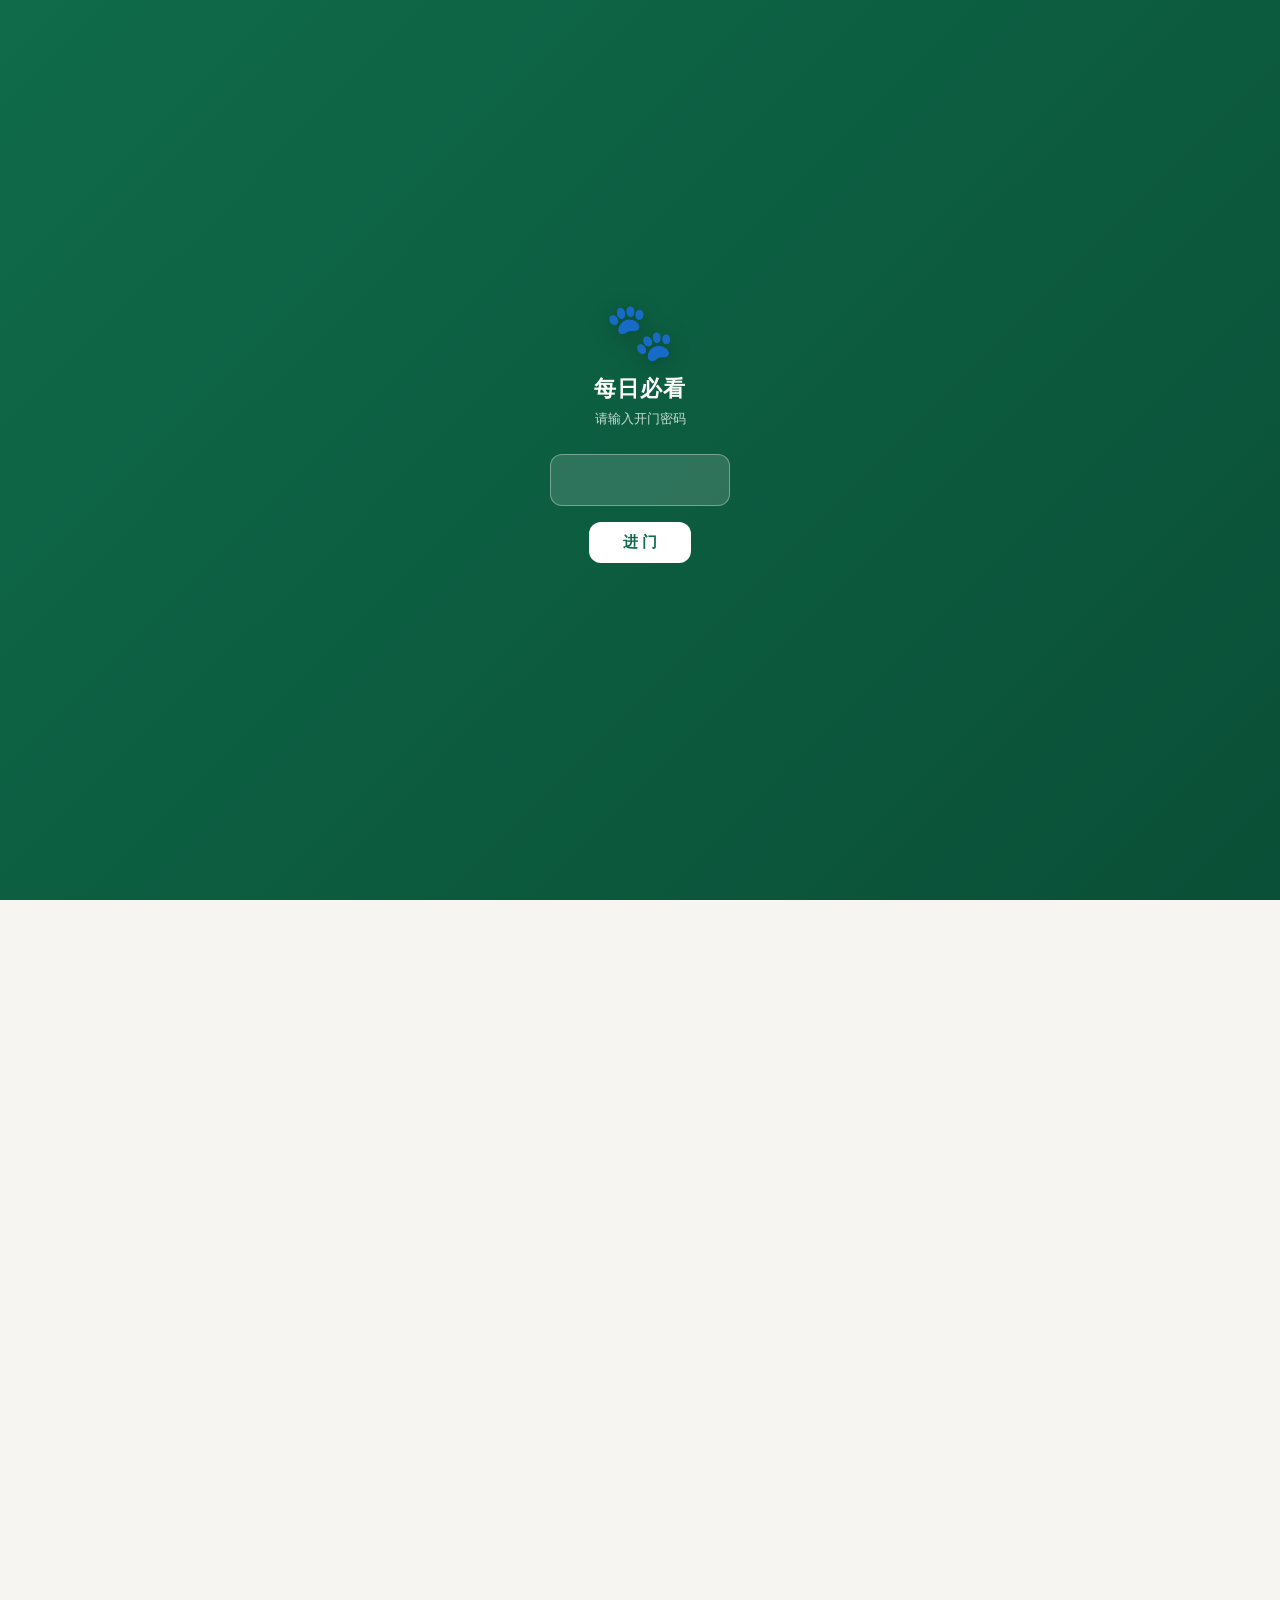
<file: index.html>
<!DOCTYPE html>
<html lang="zh-CN" data-page-node-id="Ugjzrg3udQKKHuXkLtzMV7">
<head data-page-node-id="byQY8bu7Ol36Dflpg8wBep">
<meta charset="UTF-8" data-page-node-id="hp1BbNR7ysWUcjsAKGOy1B">
<meta name="viewport" content="width=device-width,initial-scale=1" data-page-node-id="nGeTxSTgjqiL5ESkErHTEE">
<title>每日必看 · 主人专属面板</title>
<meta name="theme-color" content="#12805c">
<meta name="apple-mobile-web-app-capable" content="yes">
<meta name="apple-mobile-web-app-status-bar-style" content="default">
<meta name="apple-mobile-web-app-title" content="每日必看">
<link rel="manifest" href="manifest.json">
<link rel="apple-touch-icon" href="assets/apple-touch-icon.png">
<link rel="icon" type="image/png" href="assets/icon-192.png">
<link rel="stylesheet" href="assets/style.css" data-page-node-id="mmqCKDpcoMkHpdL4hna88q">
<script src="assets/lock.js"></script>
<script src="assets/gate.js"></script>
</head>
<body data-page-node-id="mZ2lpTxSr3MrhX7Fi1Nbl7">

<div class="topbar" data-page-node-id="CDpds956AefLMJ9STBrVNz">
  <div class="topbar-inner" data-page-node-id="i5i7HURlUTYpbIqMrTJ3lb">
    <div class="brand" data-page-node-id="vwzjqwm2VR1notGAWnsnOR">
      <h1 data-page-node-id="n0XFdbM34E4vYhjTdLzI6X">每日必看</h1>
      <span class="sub" id="brandSub" data-page-node-id="dU5PjfJ0ELaW6jyt8OpJdF">主人专属晨间面板</span>
    </div>
    <div class="datenav" data-page-node-id="U6kLCHzhIG4KordICcqNP9">
      <button id="btnPrev" title="前一天" data-page-node-id="eKTx9b8qJBHfoCI5XsR5oO">‹</button>
      <select class="datesel" id="dateSel" data-page-node-id="vLDZNOMZ38Dw3L34ylUmzb"></select>
      <button id="btnNext" title="后一天" data-page-node-id="Gw6YlyMZSZRpiu77RXACWT">›</button>
      <button id="btnToday" class="toolbtn" data-page-node-id="gZLvEhE6TzDehSHqzBTBYD">今天</button>
      <button id="btnRefresh" class="toolbtn" title="检查服务器是否有新的内容" data-page-node-id="rf9x2Qb7Lm4Nd1TpKv6YsA">🔄 更新</button>
    </div>
    <button id="btnEdit" class="toolbtn" data-page-node-id="7kqDj4DaNKcRRO7hf9o55n">✎ 编辑</button>
    <button id="btnReset" class="toolbtn" title="放弃本机手动修改，恢复当日原始内容" data-page-node-id="TkwvviLJ7FJqA33mrKbHHN">↺ 复原</button>
    <button id="btnPrint" class="toolbtn" data-page-node-id="HpxDqrbOQSCk22RJHuBuNT">🖨 打印/存 PDF</button>
  </div>
</div>

<div class="wrap" data-page-node-id="zu2Cb3NdqGGxXuGvN67wtp">
  <div class="hero" data-page-node-id="133wYA0q9AbbhtUTE5O0s9">
    <div data-page-node-id="yQisjrkcZld1OkMwpx4pOV">
      <div class="hero-date" id="heroDate" data-page-node-id="z9FDw7UevCLLztJDZpup9r">—<span class="hero-week" id="heroWeek" data-page-node-id="2xmJoFp9sXovbYO4ffGQv5"></span></div>
      <div class="hero-line ed" data-k="greeting" data-ph="（点击编辑今日寄语）" data-page-node-id="FcUOn0cjSmxeFuvEWtvmNg"></div>
    </div>
    <div class="hero-meta" id="heroMeta" data-page-node-id="NxHFroOumYXDKc3I03zO9H"></div>
    <div class="upd-status" id="updStatus" data-page-node-id="u7Rk3Mn9Qp2LbXc4Vd8Zt5"></div>
  </div>

  <div class="grid" id="grid" data-page-node-id="Yz8JposGz7aVsnJEtmoPMH"></div>
</div>

<div class="footer" data-page-node-id="OS3lUYVwyodrtzFCedR2Q1">
  <div data-page-node-id="SfMueXEKECGw6snJDfanZE">数据目录：<code id="footPath" data-page-node-id="zj6nYfKoY3Uz6ysFs88pmX"></code> ｜ 每天由定时任务自动写入新一期内容；本机手动修改仅保存在当前浏览器。</div>
  <div data-page-node-id="qDVeAzw3RXEEjZFJvZhoja">🐾 咪的仆人出品</div>
</div>

<div class="toast" id="toast" data-page-node-id="M0r6sjbYgofSvHu2fLOAyj"></div>

<!-- 注意：这里刻意用静态标签而非动态注入。
     document.write 会被 Chrome 在弱网下拦截导致整页空白；
     新鲜度由 sw.js（强制回源）+ app.js 的 checkUpdate（带时间戳探测）双层保证。 -->
<script>window.__ASSET_VER__ = Date.now();</script>
<script src="data/days.js"></script>
<script src="assets/pool_book.js"></script>
<script src="assets/pool_why.js"></script>
<script src="assets/pool_nutrition.js"></script>
<script src="assets/pool_quote.js"></script>
<script src="assets/pool_health.js"></script>
<script src="assets/pool_house.js"></script>
<script src="assets/astro_data.js"></script>
<script src="assets/astro.js"></script>
<script src="assets/app.js"></script>
</body>
</html>
</file>
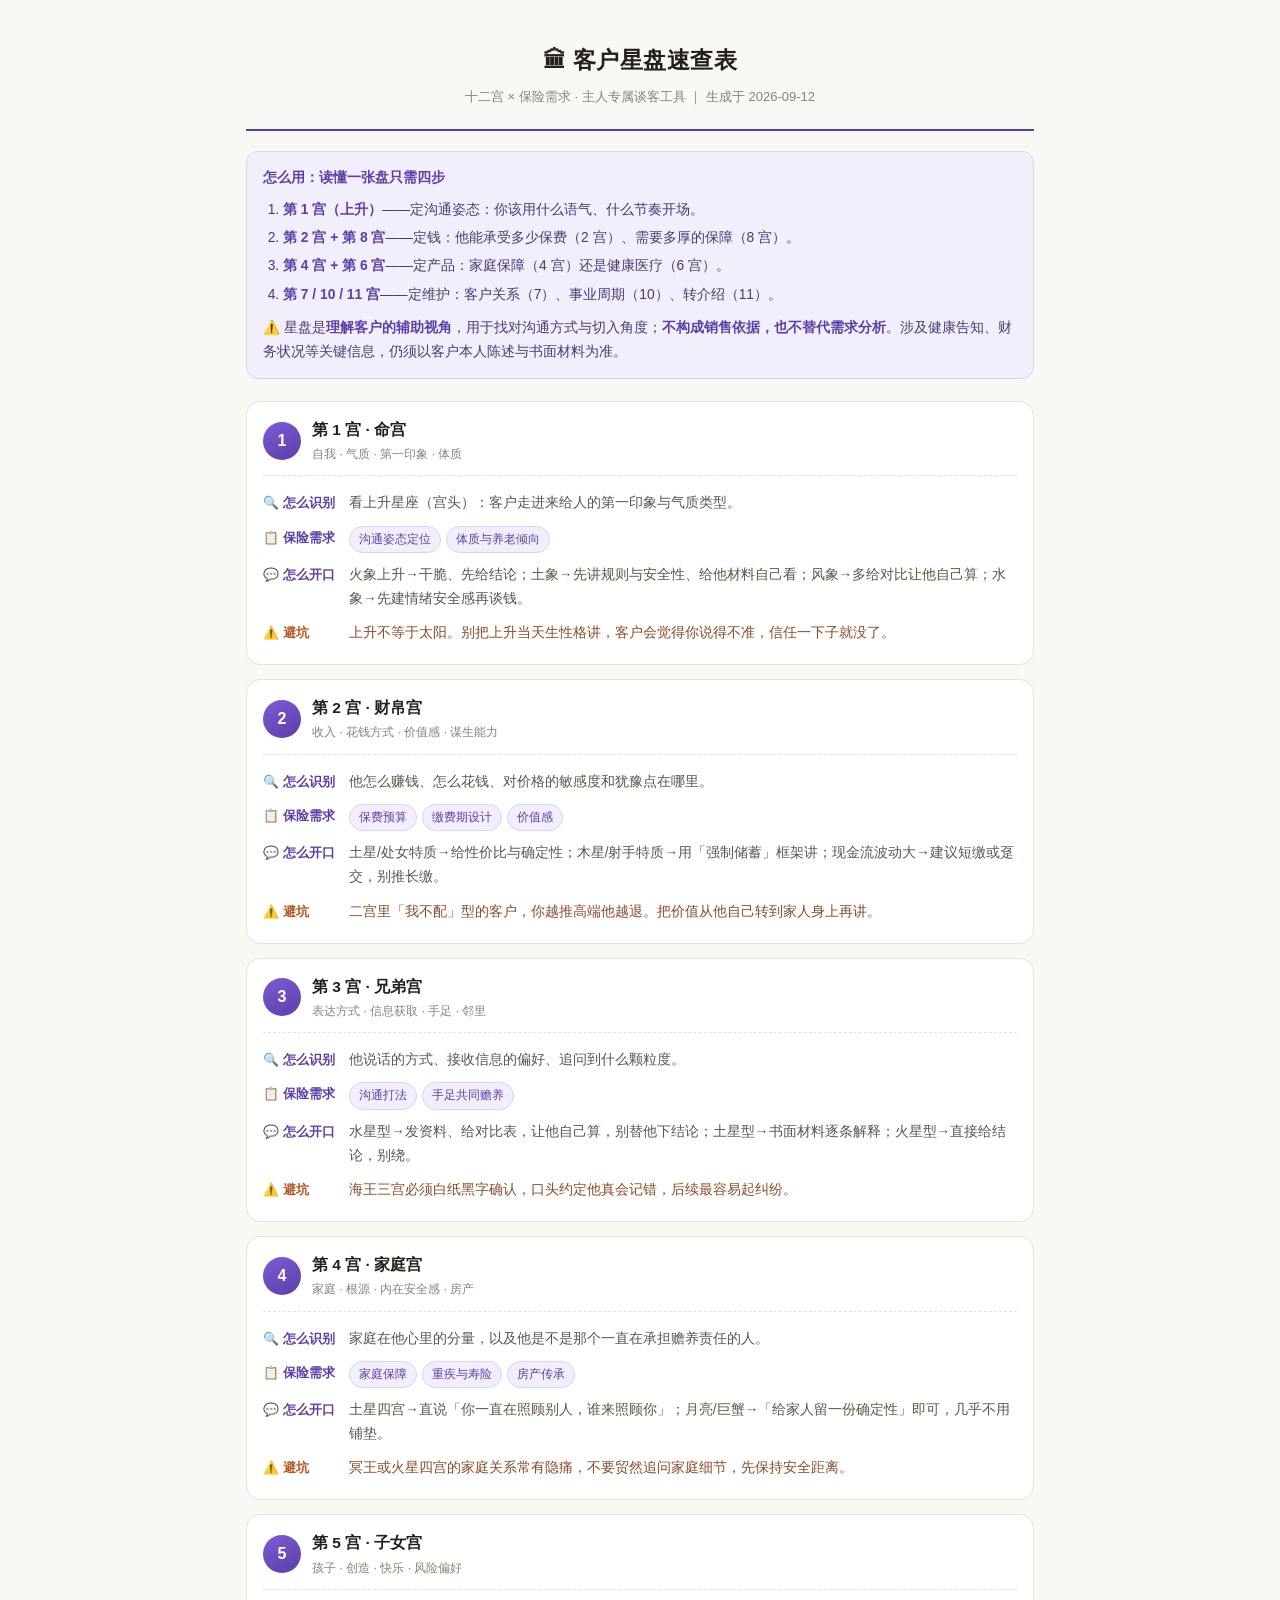
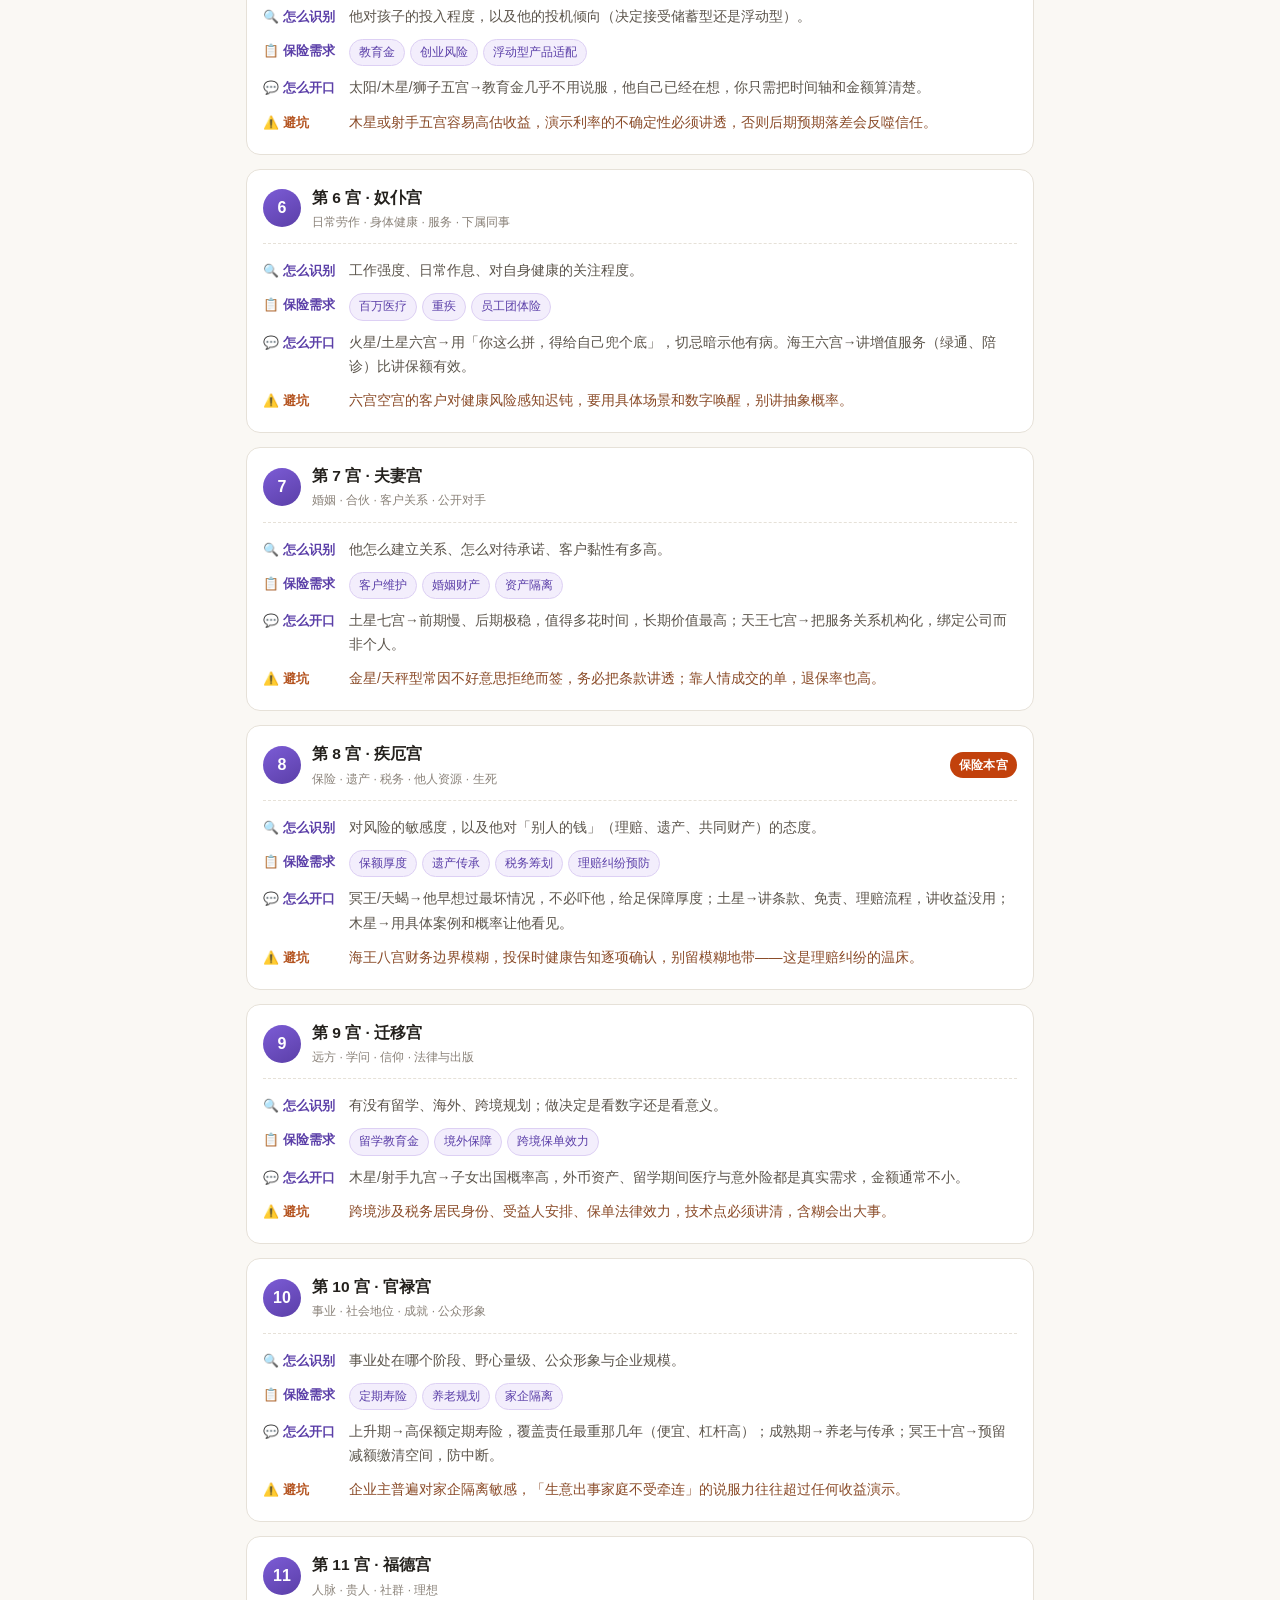
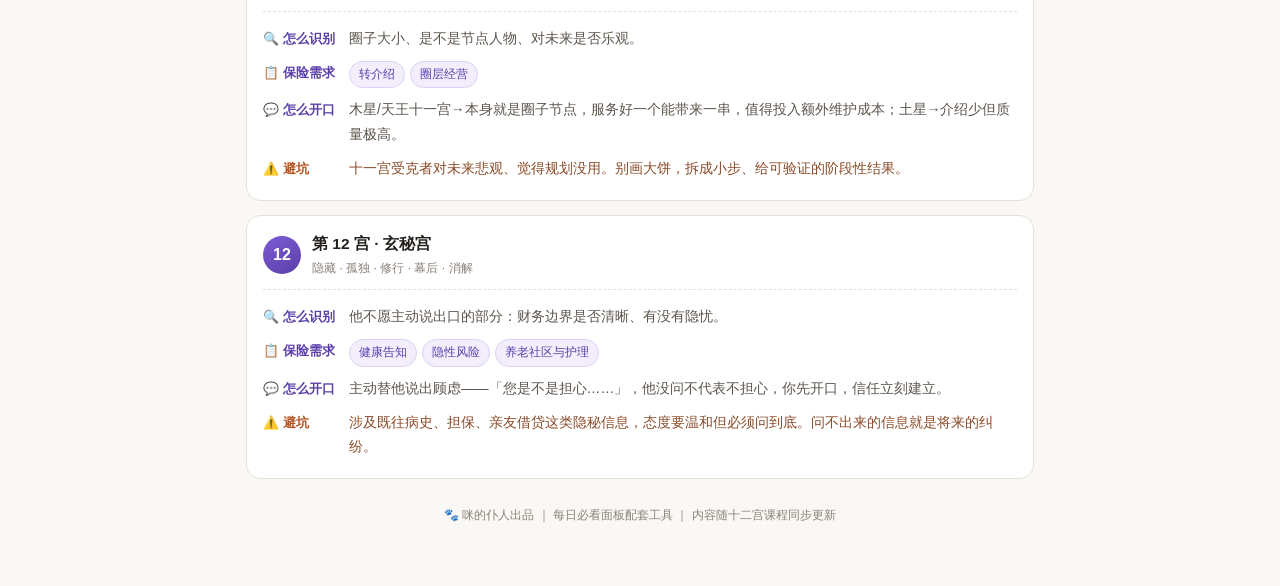
<file: house-cheatsheet.html>
<!DOCTYPE html>
<html lang="zh-CN">
<head>
<meta charset="UTF-8">
<meta name="viewport" content="width=device-width,initial-scale=1">
<title>客户星盘速查表 · 十二宫 × 保险需求</title>
<style>
  :root{
    --ink:#23201c; --ink2:#5c554c; --muted:#8a8279;
    --line:#e6e1d8; --bg:#faf8f4; --card:#fff;
    --pp:#5b3fa8; --pp-soft:#f3eefc; --pp-line:#ddd0f4;
    --warn:#b4531f; --warn-soft:#fdf3ea;
  }
  *{box-sizing:border-box;}
  body{
    margin:0;padding:0;background:var(--bg);color:var(--ink);
    font-family:-apple-system,BlinkMacSystemFont,"PingFang SC","Hiragino Sans GB","Microsoft YaHei",sans-serif;
    font-size:15px;line-height:1.75;
  }
  .wrap{max-width:820px;margin:0 auto;padding:26px 16px 60px;}
  .top{text-align:center;padding:14px 0 20px;border-bottom:2px solid var(--pp);margin-bottom:20px;}
  .top h1{margin:0 0 6px;font-size:23px;letter-spacing:.5px;}
  .top .sub{font-size:13px;color:var(--muted);}
  .howto{
    background:var(--pp-soft);border:1px solid var(--pp-line);border-radius:12px;
    padding:14px 16px;margin-bottom:22px;font-size:13.8px;color:#4a3a72;
  }
  .howto b{color:var(--pp);}
  .howto ol{margin:8px 0 0;padding-left:20px;}
  .howto li{margin:4px 0;}
  .hc{
    background:var(--card);border:1px solid var(--line);border-radius:14px;
    padding:14px 16px;margin-bottom:14px;break-inside:avoid;page-break-inside:avoid;
  }
  .hc-hd{display:flex;align-items:center;gap:11px;margin-bottom:10px;padding-bottom:10px;border-bottom:1px dashed var(--line);}
  .hc-no{
    width:38px;height:38px;flex:none;border-radius:50%;display:grid;place-items:center;
    background:linear-gradient(150deg,#7c5cd6,#5b3fa8);color:#fff;font-size:16px;font-weight:700;
  }
  .hc-tt{flex:1;min-width:0;}
  .hc-name{font-size:15.5px;font-weight:700;}
  .hc-kw{font-size:12.2px;color:var(--muted);margin-top:1px;}
  .hc-star{
    flex:none;font-size:11.5px;font-weight:700;color:#fff;background:#c2410c;
    padding:3px 9px;border-radius:20px;letter-spacing:.3px;
  }
  .hc-row{display:flex;gap:10px;padding:5px 0;font-size:13.8px;}
  .hc-lb{flex:none;width:76px;color:var(--pp);font-weight:700;font-size:12.8px;padding-top:1px;}
  .hc-vl{flex:1;min-width:0;color:var(--ink2);}
  .hc-row.cau .hc-lb{color:var(--warn);}
  .hc-row.cau .hc-vl{color:#8a4b28;}
  .nds{display:flex;flex-wrap:wrap;gap:5px;}
  .nd{
    font-size:12.2px;background:var(--pp-soft);color:var(--pp);
    padding:2px 9px;border-radius:20px;border:1px solid var(--pp-line);
  }
  .foot{text-align:center;font-size:12px;color:var(--muted);margin-top:26px;}
  @media print{
    body{background:#fff;font-size:11.5px;}
    .wrap{max-width:100%;padding:0;}
    .hc{border-color:#ccc;margin-bottom:9px;padding:10px 12px;}
    .top{padding:6px 0 12px;margin-bottom:14px;}
    .top h1{font-size:18px;}
    .howto{font-size:11px;padding:10px 12px;}
  }
</style>
</head>
<body>
<div class="wrap">
  <div class="top">
    <h1>🏛 客户星盘速查表</h1>
    <div class="sub">十二宫 × 保险需求 · 主人专属谈客工具 ｜ 生成于 2026-09-12</div>
  </div>

  <div class="howto">
    <b>怎么用：读懂一张盘只需四步</b>
    <ol>
      <li><b>第 1 宫（上升）</b>——定沟通姿态：你该用什么语气、什么节奏开场。</li>
      <li><b>第 2 宫 + 第 8 宫</b>——定钱：他能承受多少保费（2 宫）、需要多厚的保障（8 宫）。</li>
      <li><b>第 4 宫 + 第 6 宫</b>——定产品：家庭保障（4 宫）还是健康医疗（6 宫）。</li>
      <li><b>第 7 / 10 / 11 宫</b>——定维护：客户关系（7）、事业周期（10）、转介绍（11）。</li>
    </ol>
    <div style="margin-top:9px">⚠️ 星盘是<b>理解客户的辅助视角</b>，用于找对沟通方式与切入角度；<b>不构成销售依据，也不替代需求分析</b>。涉及健康告知、财务状况等关键信息，仍须以客户本人陈述与书面材料为准。</div>
  </div>


  <section class="hc">
    <div class="hc-hd">
      <div class="hc-no">1</div>
      <div class="hc-tt">
        <div class="hc-name">第 1 宫 · 命宫</div>
        <div class="hc-kw">自我 · 气质 · 第一印象 · 体质</div>
      </div>
      
    </div>
    <div class="hc-row"><div class="hc-lb">🔍 怎么识别</div><div class="hc-vl">看上升星座（宫头）：客户走进来给人的第一印象与气质类型。</div></div>
    <div class="hc-row"><div class="hc-lb">📋 保险需求</div><div class="hc-vl"><div class="nds"><span class="nd">沟通姿态定位</span><span class="nd">体质与养老倾向</span></div></div></div>
    <div class="hc-row"><div class="hc-lb">💬 怎么开口</div><div class="hc-vl">火象上升→干脆、先给结论；土象→先讲规则与安全性、给他材料自己看；风象→多给对比让他自己算；水象→先建情绪安全感再谈钱。</div></div>
    <div class="hc-row cau"><div class="hc-lb">⚠️ 避坑</div><div class="hc-vl">上升不等于太阳。别把上升当天生性格讲，客户会觉得你说得不准，信任一下子就没了。</div></div>
  </section>
  <section class="hc">
    <div class="hc-hd">
      <div class="hc-no">2</div>
      <div class="hc-tt">
        <div class="hc-name">第 2 宫 · 财帛宫</div>
        <div class="hc-kw">收入 · 花钱方式 · 价值感 · 谋生能力</div>
      </div>
      
    </div>
    <div class="hc-row"><div class="hc-lb">🔍 怎么识别</div><div class="hc-vl">他怎么赚钱、怎么花钱、对价格的敏感度和犹豫点在哪里。</div></div>
    <div class="hc-row"><div class="hc-lb">📋 保险需求</div><div class="hc-vl"><div class="nds"><span class="nd">保费预算</span><span class="nd">缴费期设计</span><span class="nd">价值感</span></div></div></div>
    <div class="hc-row"><div class="hc-lb">💬 怎么开口</div><div class="hc-vl">土星/处女特质→给性价比与确定性；木星/射手特质→用「强制储蓄」框架讲；现金流波动大→建议短缴或趸交，别推长缴。</div></div>
    <div class="hc-row cau"><div class="hc-lb">⚠️ 避坑</div><div class="hc-vl">二宫里「我不配」型的客户，你越推高端他越退。把价值从他自己转到家人身上再讲。</div></div>
  </section>
  <section class="hc">
    <div class="hc-hd">
      <div class="hc-no">3</div>
      <div class="hc-tt">
        <div class="hc-name">第 3 宫 · 兄弟宫</div>
        <div class="hc-kw">表达方式 · 信息获取 · 手足 · 邻里</div>
      </div>
      
    </div>
    <div class="hc-row"><div class="hc-lb">🔍 怎么识别</div><div class="hc-vl">他说话的方式、接收信息的偏好、追问到什么颗粒度。</div></div>
    <div class="hc-row"><div class="hc-lb">📋 保险需求</div><div class="hc-vl"><div class="nds"><span class="nd">沟通打法</span><span class="nd">手足共同赡养</span></div></div></div>
    <div class="hc-row"><div class="hc-lb">💬 怎么开口</div><div class="hc-vl">水星型→发资料、给对比表，让他自己算，别替他下结论；土星型→书面材料逐条解释；火星型→直接给结论，别绕。</div></div>
    <div class="hc-row cau"><div class="hc-lb">⚠️ 避坑</div><div class="hc-vl">海王三宫必须白纸黑字确认，口头约定他真会记错，后续最容易起纠纷。</div></div>
  </section>
  <section class="hc">
    <div class="hc-hd">
      <div class="hc-no">4</div>
      <div class="hc-tt">
        <div class="hc-name">第 4 宫 · 家庭宫</div>
        <div class="hc-kw">家庭 · 根源 · 内在安全感 · 房产</div>
      </div>
      
    </div>
    <div class="hc-row"><div class="hc-lb">🔍 怎么识别</div><div class="hc-vl">家庭在他心里的分量，以及他是不是那个一直在承担赡养责任的人。</div></div>
    <div class="hc-row"><div class="hc-lb">📋 保险需求</div><div class="hc-vl"><div class="nds"><span class="nd">家庭保障</span><span class="nd">重疾与寿险</span><span class="nd">房产传承</span></div></div></div>
    <div class="hc-row"><div class="hc-lb">💬 怎么开口</div><div class="hc-vl">土星四宫→直说「你一直在照顾别人，谁来照顾你」；月亮/巨蟹→「给家人留一份确定性」即可，几乎不用铺垫。</div></div>
    <div class="hc-row cau"><div class="hc-lb">⚠️ 避坑</div><div class="hc-vl">冥王或火星四宫的家庭关系常有隐痛，不要贸然追问家庭细节，先保持安全距离。</div></div>
  </section>
  <section class="hc">
    <div class="hc-hd">
      <div class="hc-no">5</div>
      <div class="hc-tt">
        <div class="hc-name">第 5 宫 · 子女宫</div>
        <div class="hc-kw">孩子 · 创造 · 快乐 · 风险偏好</div>
      </div>
      
    </div>
    <div class="hc-row"><div class="hc-lb">🔍 怎么识别</div><div class="hc-vl">他对孩子的投入程度，以及他的投机倾向（决定接受储蓄型还是浮动型）。</div></div>
    <div class="hc-row"><div class="hc-lb">📋 保险需求</div><div class="hc-vl"><div class="nds"><span class="nd">教育金</span><span class="nd">创业风险</span><span class="nd">浮动型产品适配</span></div></div></div>
    <div class="hc-row"><div class="hc-lb">💬 怎么开口</div><div class="hc-vl">太阳/木星/狮子五宫→教育金几乎不用说服，他自己已经在想，你只需把时间轴和金额算清楚。</div></div>
    <div class="hc-row cau"><div class="hc-lb">⚠️ 避坑</div><div class="hc-vl">木星或射手五宫容易高估收益，演示利率的不确定性必须讲透，否则后期预期落差会反噬信任。</div></div>
  </section>
  <section class="hc">
    <div class="hc-hd">
      <div class="hc-no">6</div>
      <div class="hc-tt">
        <div class="hc-name">第 6 宫 · 奴仆宫</div>
        <div class="hc-kw">日常劳作 · 身体健康 · 服务 · 下属同事</div>
      </div>
      
    </div>
    <div class="hc-row"><div class="hc-lb">🔍 怎么识别</div><div class="hc-vl">工作强度、日常作息、对自身健康的关注程度。</div></div>
    <div class="hc-row"><div class="hc-lb">📋 保险需求</div><div class="hc-vl"><div class="nds"><span class="nd">百万医疗</span><span class="nd">重疾</span><span class="nd">员工团体险</span></div></div></div>
    <div class="hc-row"><div class="hc-lb">💬 怎么开口</div><div class="hc-vl">火星/土星六宫→用「你这么拼，得给自己兜个底」，切忌暗示他有病。海王六宫→讲增值服务（绿通、陪诊）比讲保额有效。</div></div>
    <div class="hc-row cau"><div class="hc-lb">⚠️ 避坑</div><div class="hc-vl">六宫空宫的客户对健康风险感知迟钝，要用具体场景和数字唤醒，别讲抽象概率。</div></div>
  </section>
  <section class="hc">
    <div class="hc-hd">
      <div class="hc-no">7</div>
      <div class="hc-tt">
        <div class="hc-name">第 7 宫 · 夫妻宫</div>
        <div class="hc-kw">婚姻 · 合伙 · 客户关系 · 公开对手</div>
      </div>
      
    </div>
    <div class="hc-row"><div class="hc-lb">🔍 怎么识别</div><div class="hc-vl">他怎么建立关系、怎么对待承诺、客户黏性有多高。</div></div>
    <div class="hc-row"><div class="hc-lb">📋 保险需求</div><div class="hc-vl"><div class="nds"><span class="nd">客户维护</span><span class="nd">婚姻财产</span><span class="nd">资产隔离</span></div></div></div>
    <div class="hc-row"><div class="hc-lb">💬 怎么开口</div><div class="hc-vl">土星七宫→前期慢、后期极稳，值得多花时间，长期价值最高；天王七宫→把服务关系机构化，绑定公司而非个人。</div></div>
    <div class="hc-row cau"><div class="hc-lb">⚠️ 避坑</div><div class="hc-vl">金星/天秤型常因不好意思拒绝而签，务必把条款讲透；靠人情成交的单，退保率也高。</div></div>
  </section>
  <section class="hc">
    <div class="hc-hd">
      <div class="hc-no">8</div>
      <div class="hc-tt">
        <div class="hc-name">第 8 宫 · 疾厄宫</div>
        <div class="hc-kw">保险 · 遗产 · 税务 · 他人资源 · 生死</div>
      </div>
      <div class="hc-star">保险本宫</div>
    </div>
    <div class="hc-row"><div class="hc-lb">🔍 怎么识别</div><div class="hc-vl">对风险的敏感度，以及他对「别人的钱」（理赔、遗产、共同财产）的态度。</div></div>
    <div class="hc-row"><div class="hc-lb">📋 保险需求</div><div class="hc-vl"><div class="nds"><span class="nd">保额厚度</span><span class="nd">遗产传承</span><span class="nd">税务筹划</span><span class="nd">理赔纠纷预防</span></div></div></div>
    <div class="hc-row"><div class="hc-lb">💬 怎么开口</div><div class="hc-vl">冥王/天蝎→他早想过最坏情况，不必吓他，给足保障厚度；土星→讲条款、免责、理赔流程，讲收益没用；木星→用具体案例和概率让他看见。</div></div>
    <div class="hc-row cau"><div class="hc-lb">⚠️ 避坑</div><div class="hc-vl">海王八宫财务边界模糊，投保时健康告知逐项确认，别留模糊地带——这是理赔纠纷的温床。</div></div>
  </section>
  <section class="hc">
    <div class="hc-hd">
      <div class="hc-no">9</div>
      <div class="hc-tt">
        <div class="hc-name">第 9 宫 · 迁移宫</div>
        <div class="hc-kw">远方 · 学问 · 信仰 · 法律与出版</div>
      </div>
      
    </div>
    <div class="hc-row"><div class="hc-lb">🔍 怎么识别</div><div class="hc-vl">有没有留学、海外、跨境规划；做决定是看数字还是看意义。</div></div>
    <div class="hc-row"><div class="hc-lb">📋 保险需求</div><div class="hc-vl"><div class="nds"><span class="nd">留学教育金</span><span class="nd">境外保障</span><span class="nd">跨境保单效力</span></div></div></div>
    <div class="hc-row"><div class="hc-lb">💬 怎么开口</div><div class="hc-vl">木星/射手九宫→子女出国概率高，外币资产、留学期间医疗与意外险都是真实需求，金额通常不小。</div></div>
    <div class="hc-row cau"><div class="hc-lb">⚠️ 避坑</div><div class="hc-vl">跨境涉及税务居民身份、受益人安排、保单法律效力，技术点必须讲清，含糊会出大事。</div></div>
  </section>
  <section class="hc">
    <div class="hc-hd">
      <div class="hc-no">10</div>
      <div class="hc-tt">
        <div class="hc-name">第 10 宫 · 官禄宫</div>
        <div class="hc-kw">事业 · 社会地位 · 成就 · 公众形象</div>
      </div>
      
    </div>
    <div class="hc-row"><div class="hc-lb">🔍 怎么识别</div><div class="hc-vl">事业处在哪个阶段、野心量级、公众形象与企业规模。</div></div>
    <div class="hc-row"><div class="hc-lb">📋 保险需求</div><div class="hc-vl"><div class="nds"><span class="nd">定期寿险</span><span class="nd">养老规划</span><span class="nd">家企隔离</span></div></div></div>
    <div class="hc-row"><div class="hc-lb">💬 怎么开口</div><div class="hc-vl">上升期→高保额定期寿险，覆盖责任最重那几年（便宜、杠杆高）；成熟期→养老与传承；冥王十宫→预留减额缴清空间，防中断。</div></div>
    <div class="hc-row cau"><div class="hc-lb">⚠️ 避坑</div><div class="hc-vl">企业主普遍对家企隔离敏感，「生意出事家庭不受牵连」的说服力往往超过任何收益演示。</div></div>
  </section>
  <section class="hc">
    <div class="hc-hd">
      <div class="hc-no">11</div>
      <div class="hc-tt">
        <div class="hc-name">第 11 宫 · 福德宫</div>
        <div class="hc-kw">人脉 · 贵人 · 社群 · 理想</div>
      </div>
      
    </div>
    <div class="hc-row"><div class="hc-lb">🔍 怎么识别</div><div class="hc-vl">圈子大小、是不是节点人物、对未来是否乐观。</div></div>
    <div class="hc-row"><div class="hc-lb">📋 保险需求</div><div class="hc-vl"><div class="nds"><span class="nd">转介绍</span><span class="nd">圈层经营</span></div></div></div>
    <div class="hc-row"><div class="hc-lb">💬 怎么开口</div><div class="hc-vl">木星/天王十一宫→本身就是圈子节点，服务好一个能带来一串，值得投入额外维护成本；土星→介绍少但质量极高。</div></div>
    <div class="hc-row cau"><div class="hc-lb">⚠️ 避坑</div><div class="hc-vl">十一宫受克者对未来悲观、觉得规划没用。别画大饼，拆成小步、给可验证的阶段性结果。</div></div>
  </section>
  <section class="hc">
    <div class="hc-hd">
      <div class="hc-no">12</div>
      <div class="hc-tt">
        <div class="hc-name">第 12 宫 · 玄秘宫</div>
        <div class="hc-kw">隐藏 · 孤独 · 修行 · 幕后 · 消解</div>
      </div>
      
    </div>
    <div class="hc-row"><div class="hc-lb">🔍 怎么识别</div><div class="hc-vl">他不愿主动说出口的部分：财务边界是否清晰、有没有隐忧。</div></div>
    <div class="hc-row"><div class="hc-lb">📋 保险需求</div><div class="hc-vl"><div class="nds"><span class="nd">健康告知</span><span class="nd">隐性风险</span><span class="nd">养老社区与护理</span></div></div></div>
    <div class="hc-row"><div class="hc-lb">💬 怎么开口</div><div class="hc-vl">主动替他说出顾虑——「您是不是担心……」，他没问不代表不担心，你先开口，信任立刻建立。</div></div>
    <div class="hc-row cau"><div class="hc-lb">⚠️ 避坑</div><div class="hc-vl">涉及既往病史、担保、亲友借贷这类隐秘信息，态度要温和但必须问到底。问不出来的信息就是将来的纠纷。</div></div>
  </section>

  <div class="foot">🐾 咪的仆人出品 ｜ 每日必看面板配套工具 ｜ 内容随十二宫课程同步更新</div>
</div>
</body>
</html>
</file>
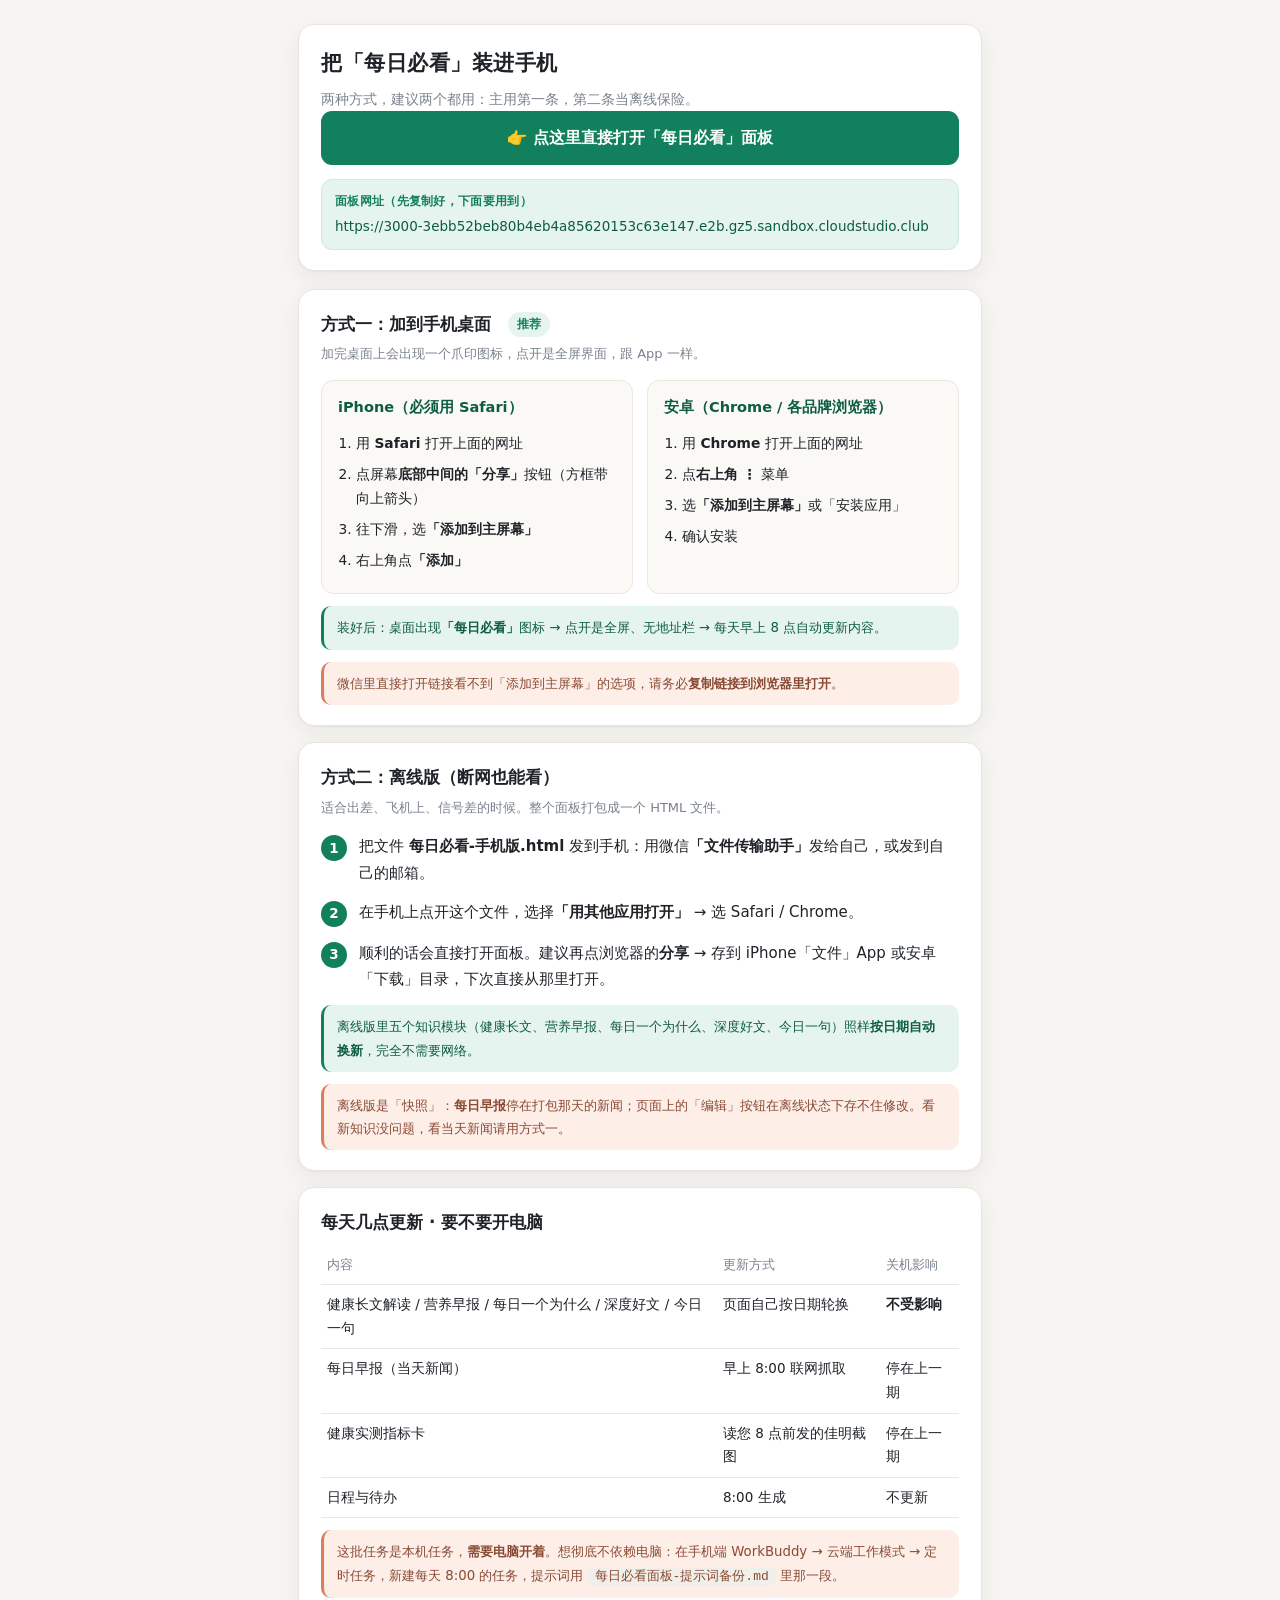
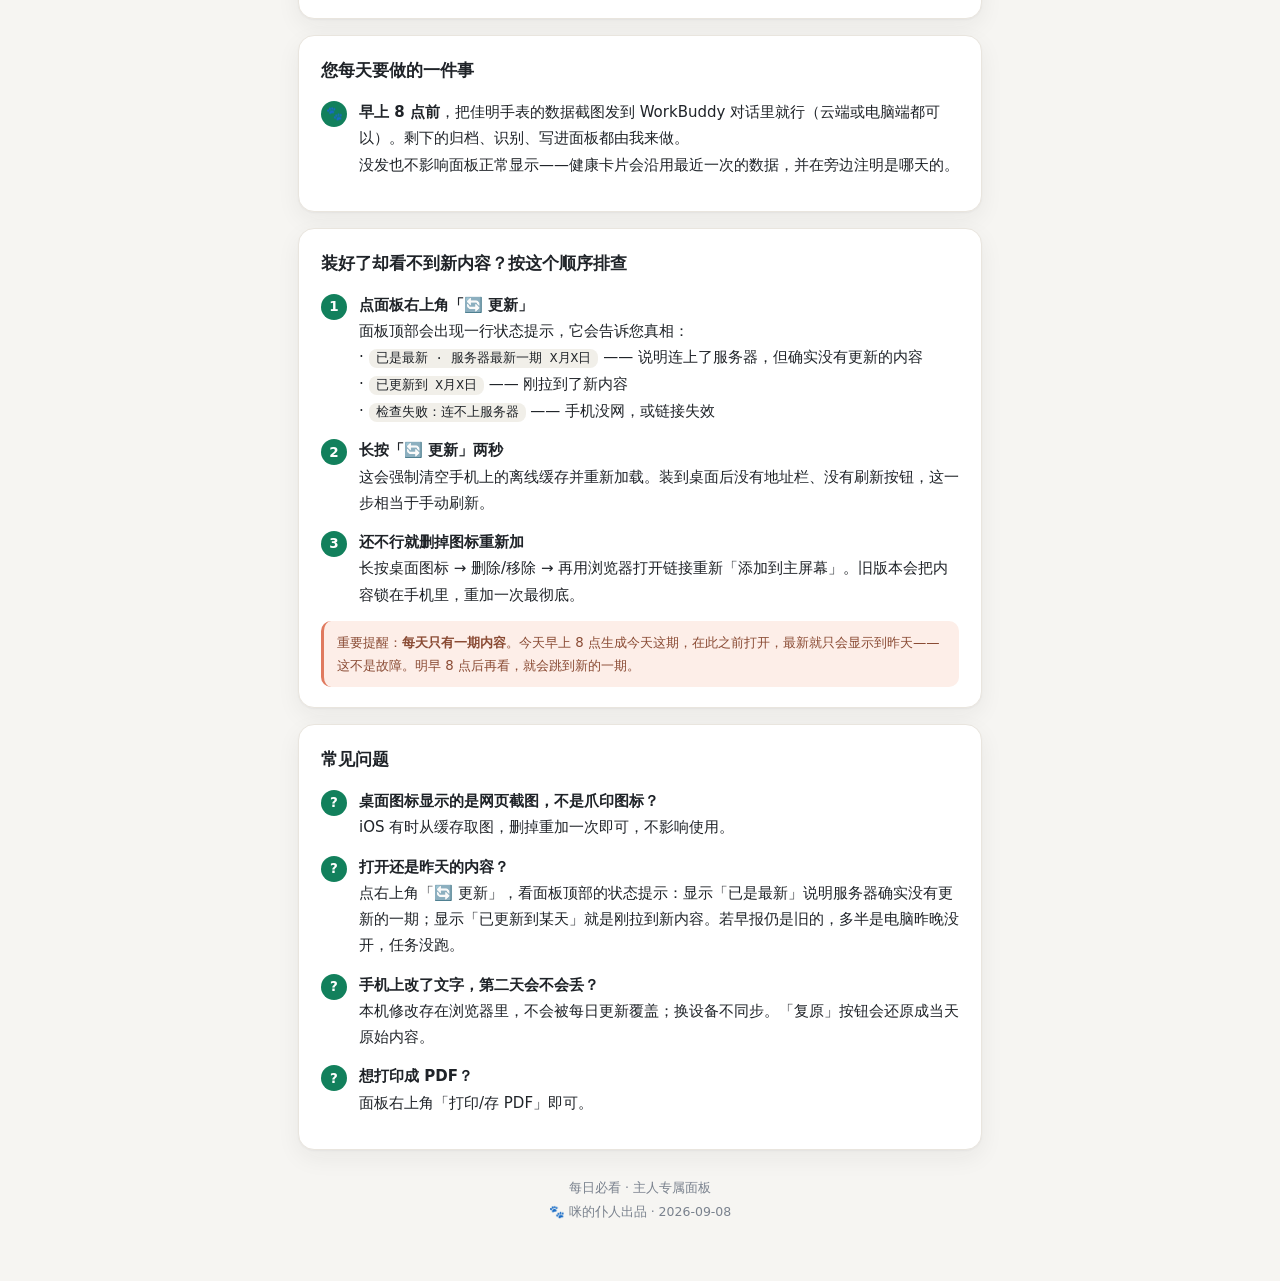
<file: install.html>
<!DOCTYPE html>
<html lang="zh-CN" data-page-node-id="3aoPOu41m2YefBxVdGnWDP">
<head data-page-node-id="dZyR6BO2CBLp4x5FrfJgiB">
<meta charset="UTF-8" data-page-node-id="xfA5HeV7x6llbKfsCPHUrG">
<meta name="viewport" content="width=device-width,initial-scale=1" data-page-node-id="dZmmt0GILwDKk4sp6VoVh8">
<title>每日必看 · 安装到手机</title>
<meta name="theme-color" content="#12805c" data-page-node-id="RdIcMEqG2kwaaIwugDv7Ga">
<link rel="apple-touch-icon" href="assets/apple-touch-icon.png" data-page-node-id="oFF3tITv5W1EsGlJ1cGM2i">
<link rel="icon" type="image/png" href="assets/icon-192.png" data-page-node-id="A1AHhK9fLk2rBzrYQUz2g7">
<style>
*{box-sizing:border-box;}
html,body{margin:0;padding:0;}
body{background:#f6f5f2;color:#1f2328;font-size:15px;line-height:1.75;
  font-family:system-ui,-apple-system,"PingFang SC","Microsoft YaHei","Segoe UI",sans-serif;
  -webkit-font-smoothing:antialiased;}
a{color:#12805c;}
.wrap{max-width:720px;margin:0 auto;padding:24px 18px 60px;}
.hero{background:#fff;border:1px solid #e9e5de;border-radius:16px;padding:20px 22px;margin-bottom:18px;
  box-shadow:0 1px 2px rgba(31,35,40,.04),0 8px 24px rgba(31,35,40,.06);}
.hero h1{font-size:21px;margin:0 0 6px;letter-spacing:.5px;}
.hero p{margin:0;color:#7a828e;font-size:13.5px;}
.urlbox{margin-top:14px;background:#e6f4ef;border:1px solid #cfe8de;border-radius:11px;padding:11px 13px;
  font-size:13.5px;word-break:break-all;color:#0d5c43;line-height:1.7;}
.urlbox b{display:block;font-size:12px;color:#12805c;margin-bottom:3px;letter-spacing:.3px;}
.card{background:#fff;border:1px solid #e9e5de;border-radius:16px;padding:20px 22px;margin-bottom:16px;
  box-shadow:0 1px 2px rgba(31,35,40,.04),0 8px 24px rgba(31,35,40,.06);}
.card h2{font-size:17px;margin:0 0 4px;display:flex;align-items:center;gap:9px;}
.card .sub{color:#7a828e;font-size:13px;margin:0 0 14px;}
.step{display:flex;gap:12px;margin:13px 0;}
.sn{flex:none;width:26px;height:26px;border-radius:50%;background:#12805c;color:#fff;
  display:grid;place-items:center;font-size:13.5px;font-weight:600;margin-top:2px;}
.step .tx{flex:1;min-width:0;}
.step .tx b{font-weight:600;}
.platform{display:grid;grid-template-columns:1fr 1fr;gap:14px;margin-top:6px;}
@media(max-width:560px){.platform{grid-template-columns:1fr;}}
.pt{background:#faf9f6;border:1px solid #ece7de;border-radius:12px;padding:14px 16px;}
.pt h3{font-size:14.5px;margin:0 0 10px;color:#0d5c43;}
.pt ol{margin:0;padding-left:18px;}
.pt li{font-size:13.8px;margin:7px 0;line-height:1.75;}
.note{background:#fdeee8;border-left:3px solid #e07a5f;border-radius:10px;padding:10px 13px;
  font-size:13.3px;color:#8a4b34;margin-top:12px;line-height:1.75;}
.ok{background:#e6f4ef;border-left:3px solid #12805c;border-radius:10px;padding:10px 13px;
  font-size:13.3px;color:#0d5c43;margin-top:12px;line-height:1.75;}
.code{background:#f1efe9;border-radius:8px;padding:2px 7px;font-size:13px;
  font-family:ui-monospace,Menlo,Consolas,monospace;word-break:break-all;}
table{width:100%;border-collapse:collapse;margin-top:8px;font-size:13.5px;}
th,td{border-bottom:1px solid #ece7de;padding:8px 6px;text-align:left;vertical-align:top;}
th{color:#7a828e;font-weight:500;font-size:12.5px;}
.foot{color:#7a828e;font-size:12.5px;text-align:center;margin-top:26px;line-height:1.9;}
.badge{display:inline-block;padding:2px 9px;border-radius:999px;font-size:12px;
  background:#e6f4ef;color:#12805c;margin-left:8px;vertical-align:middle;}
.openbtn{display:block;text-align:center;background:#12805c;color:#fff;text-decoration:none;
  font-weight:600;font-size:16px;padding:13px 16px;border-radius:11px;margin:0 0 12px;}
.openbtn:active{background:#0d6849;}
</style>
</head>
<body data-page-node-id="HGcXgTqgx1kf4f1ULrVHBk">
<div class="wrap" data-page-node-id="grAVZxSwWqEYHFeI6sv3Q0">

<div class="hero" data-page-node-id="vNZzK1zj0LYtF36P5Hyx72">
  <h1 data-page-node-id="Q3kdeOAYCvqOmpJArDDHNF">把「每日必看」装进手机</h1>
  <p data-page-node-id="Os6SGhkg1YtYrOxUGXK8pu">两种方式，建议两个都用：主用第一条，第二条当离线保险。</p>
  <a class="openbtn" href="/" data-page-node-id="op9Xr2Ts4Wm5Nb8Qc1Vz6k">👉 点这里直接打开「每日必看」面板</a>
  <div class="urlbox" data-page-node-id="vNQIAyAHTdncDF4U5g5xtt">
    <b data-page-node-id="0kDuZ3KwBw6rrmg36DaOxr">面板网址（先复制好，下面要用到）</b>
    https://3000-3ebb52beb80b4eb4a85620153c63e147.e2b.gz5.sandbox.cloudstudio.club
  </div>
</div>

<div class="card" data-page-node-id="INPujPZbf9UOeAUDw889zS">
  <h2 data-page-node-id="f3g6cpnFVjla2fGKFf13z7">方式一：加到手机桌面<span class="badge" data-page-node-id="A6pF3xFPIOVVmlEvmaaFmk">推荐</span></h2>
  <p class="sub" data-page-node-id="j5o1nbxS2bw4y5AkohA4JL">加完桌面上会出现一个爪印图标，点开是全屏界面，跟 App 一样。</p>

  <div class="platform" data-page-node-id="6iKJWjL5Tsf8yhquqpRCiA">
    <div class="pt" data-page-node-id="rJQ1QXasXU6XVGpzhXdA3F">
      <h3 data-page-node-id="EGT4Z52r3BF6RKQGJUy6yy">iPhone（必须用 Safari）</h3>
      <ol data-page-node-id="iH02BdbGC9m8DC4btsLuHx">
        <li data-page-node-id="UpMi4xZ4CxAn9RqFfc9CM2">用 <b data-page-node-id="gAEwHEwb2Lbk6zWx0FOel5">Safari</b> 打开上面的网址</li>
        <li data-page-node-id="WKOg8Dg42rGc4c1zOc25ZL">点屏幕<b data-page-node-id="OiCM7nyOkmzKbGX1o5CA1u">底部中间的「分享」</b>按钮（方框带向上箭头）</li>
        <li data-page-node-id="qzu9KXMIWtoCXgiOiLNNhK">往下滑，选<b data-page-node-id="wy0qxPzd3QIQCz8WB2V0tD">「添加到主屏幕」</b></li>
        <li data-page-node-id="TyUOyMxXGgxsbFsXQt1Bcl">右上角点<b data-page-node-id="SykYuuHHmErCSklEqLo3pH">「添加」</b></li>
      </ol>
    </div>
    <div class="pt" data-page-node-id="Wfew9JoHARKERAqWr6t8lV">
      <h3 data-page-node-id="CyOEk9igHtZFzfRbQkFtYb">安卓（Chrome / 各品牌浏览器）</h3>
      <ol data-page-node-id="IEnpdH6QT1aBesJZND0wvh">
        <li data-page-node-id="VizCqtCkrfbGhfEA80dUqs">用 <b data-page-node-id="IBrP2Y12bDpzlzJ8hrKkcx">Chrome</b> 打开上面的网址</li>
        <li data-page-node-id="y3AYQBV65JqUnTIYA8AvQD">点<b data-page-node-id="iRJcoo5GVJWudovDKi6FRP">右上角 ⋮</b> 菜单</li>
        <li data-page-node-id="mrpnkMWRnWcdM0my3hca6P">选<b data-page-node-id="T2cCDB3DADW3fPBJl1iUa0">「添加到主屏幕」</b>或「安装应用」</li>
        <li data-page-node-id="Q5CJA5DqezVHFAfyhVSurQ">确认安装</li>
      </ol>
    </div>
  </div>

  <div class="ok" data-page-node-id="wPCooViycQ9PgE76BFIa68">装好后：桌面出现<b data-page-node-id="4CwXLqfKy8RqFM3Ta3Z5xh">「每日必看」</b>图标 → 点开是全屏、无地址栏 → 每天早上 8 点自动更新内容。</div>
  <div class="note" data-page-node-id="emAsnJZhDeOvPtb4T1PS8y">微信里直接打开链接看不到「添加到主屏幕」的选项，请务必<b data-page-node-id="w0xyIpEeRNgIaorLuY7zn3">复制链接到浏览器里打开</b>。</div>
</div>

<div class="card" data-page-node-id="ertDzzClj7PitNuvsrMW1l">
  <h2 data-page-node-id="erSI6OIZV3PTT9Uz43gbHh">方式二：离线版（断网也能看）</h2>
  <p class="sub" data-page-node-id="QGAHJAwmHyE1sHG02wbRPr">适合出差、飞机上、信号差的时候。整个面板打包成一个 HTML 文件。</p>

  <div class="step" data-page-node-id="PX6xT4JNkzFv0dxE1QU5tc"><div class="sn" data-page-node-id="sAdHlI8iChNi4eUI2fDsj9">1</div><div class="tx" data-page-node-id="duGHwsoAQuIuNPD136Trxm">把文件 <b data-page-node-id="q58G3Tli8bOqMK1EJnrYlN">每日必看-手机版.html</b> 发到手机：用微信<b data-page-node-id="SgY8tfuouAleFJXFHVjupT">「文件传输助手」</b>发给自己，或发到自己的邮箱。</div></div>
  <div class="step" data-page-node-id="exgmGzYA2ebrCOFz4iIGDt"><div class="sn" data-page-node-id="hyY9MFMDaQiJvVTGQoE4jn">2</div><div class="tx" data-page-node-id="2yi4R64GHKjsYD9BK59cN3">在手机上点开这个文件，选择<b data-page-node-id="8KfYdM2QGe6vcDpbgIyljS">「用其他应用打开」</b> → 选 Safari / Chrome。</div></div>
  <div class="step" data-page-node-id="VjKJtIidTHrrcpRH36G6Zr"><div class="sn" data-page-node-id="3UwMJ3VyPmPuCCBk7Lyzs2">3</div><div class="tx" data-page-node-id="E4LWScpAdcfHsrBIPEe5gu">顺利的话会直接打开面板。建议再点浏览器的<b data-page-node-id="rhH5IRhcvgasakUg7g3CAO">分享</b> → 存到 iPhone「文件」App 或安卓「下载」目录，下次直接从那里打开。</div></div>

  <div class="ok" data-page-node-id="v4p2zbjCAY2RhXUoFL7b0q">离线版里五个知识模块（健康长文、营养早报、每日一个为什么、深度好文、今日一句）照样<b data-page-node-id="P2OLLdJ1jFWHQCSdTmht1Z">按日期自动换新</b>，完全不需要网络。</div>
  <div class="note" data-page-node-id="nBMsh6lignCqsuGahlMAHF">离线版是「快照」：<b data-page-node-id="w0T88140RvgWkesjJZzXAJ">每日早报</b>停在打包那天的新闻；页面上的「编辑」按钮在离线状态下存不住修改。看新知识没问题，看当天新闻请用方式一。</div>
</div>

<div class="card" data-page-node-id="zMrDQAns2xX20j2gspG6gG">
  <h2 data-page-node-id="9Bvm6koxLHr9Ri7FsCEBBV">每天几点更新 · 要不要开电脑</h2>
  <table data-page-node-id="qlYFAee9Bmt24Qk2NGT7mW">
    <tr data-page-node-id="52GEM7RHo93Jde3pkliq9R"><th data-page-node-id="r4an4zeHpi0JPuW9EzBP6j">内容</th><th data-page-node-id="scda5eFHZg9TrIjRw9dUGX">更新方式</th><th data-page-node-id="Mdn7hE5GUKev8IejB0p9v7">关机影响</th></tr>
    <tr data-page-node-id="4FBou5YkhaNGShC9nrQ5Vx"><td data-page-node-id="l1mjiNzhjHqtRsDf171xO1">健康长文解读 / 营养早报 / 每日一个为什么 / 深度好文 / 今日一句</td><td data-page-node-id="emO6Mlz6rB1ZAC6MzzZ8g1">页面自己按日期轮换</td><td data-page-node-id="77KThsV6rCnRqQ8lohrlr5"><b data-page-node-id="SkTX4kdR7QvUOW9d75oXsw">不受影响</b></td></tr>
    <tr data-page-node-id="e8PBTEWT7NQnVXAKVlEofr"><td data-page-node-id="GlCTHUWEbfAJUYO8JTsxMQ">每日早报（当天新闻）</td><td data-page-node-id="AQUAhYV3CPm9OVy79DGFAh">早上 8:00 联网抓取</td><td data-page-node-id="wcq8HHqDvZuxFsFF6BnLyX">停在上一期</td></tr>
    <tr data-page-node-id="iT6S2v6g2hoh915aWZ0S1P"><td data-page-node-id="EIlUNmss1H394ebwedYplu">健康实测指标卡</td><td data-page-node-id="PR8QqhSE7KF7WI03wHmuul">读您 8 点前发的佳明截图</td><td data-page-node-id="2B2MoP0BdxJuEQeMg7eH9Z">停在上一期</td></tr>
    <tr data-page-node-id="M3QmLYEGuIY3jZsFWS2aEa"><td data-page-node-id="VWM13p4ZiGXYAK8iYUzlXh">日程与待办</td><td data-page-node-id="kd4FojSTCVaXinVXqUrfe3">8:00 生成</td><td data-page-node-id="6kjYbcvYr2CbeJddMiVVg6">不更新</td></tr>
  </table>
  <div class="note" data-page-node-id="OSQjIZ8Wy4NLkpro21wsbE">这批任务是本机任务，<b data-page-node-id="TEe93abZFuFCNfIrLx1ffj">需要电脑开着</b>。想彻底不依赖电脑：在手机端 WorkBuddy → 云端工作模式 → 定时任务，新建每天 8:00 的任务，提示词用 <span class="code" data-page-node-id="MNchSQUvYV5qywneFd8Z4g">每日必看面板-提示词备份.md</span> 里那一段。</div>
</div>

<div class="card" data-page-node-id="jCVkRQStCV6SHo5kx9kW38">
  <h2 data-page-node-id="B2xiBVVoMbBGTdUB1hWVBC">您每天要做的一件事</h2>
  <div class="step" data-page-node-id="27OeHBZ8QiVNnaQbIQOdsk"><div class="sn" data-page-node-id="4OU4OZH3zoW0R4IqQDFlw0">🐾</div><div class="tx" data-page-node-id="2wWzZsA8yhbkkLiZMi4pF3"><b data-page-node-id="aHV7UW31flqRGrbnHsH9Am">早上 8 点前</b>，把佳明手表的数据截图发到 WorkBuddy 对话里就行（云端或电脑端都可以）。剩下的归档、识别、写进面板都由我来做。<br data-page-node-id="DTerwvwnyFZHdPiuyTLm7z">没发也不影响面板正常显示——健康卡片会沿用最近一次的数据，并在旁边注明是哪天的。</div></div>
</div>

<div class="card" data-page-node-id="qh7Xp2RmK9dLbVt4Nc8Yw3">
  <h2 data-page-node-id="k2Fd9Qz7Lp4MnBv6Rt3Xc8">装好了却看不到新内容？按这个顺序排查</h2>
  <div class="step" data-page-node-id="a1B2c3D4e5F6g7H8i9J0k1"><div class="sn" data-page-node-id="b2C3d4E5f6G7h8I9j0K1l2">1</div><div class="tx" data-page-node-id="c3D4e5F6g7H8i9J0k1L2m3"><b data-page-node-id="d4E5f6G7h8I9j0K1l2M3n4">点面板右上角「🔄 更新」</b><br data-page-node-id="e5F6g7H8i9J0k1L2m3N4o5">面板顶部会出现一行状态提示，它会告诉您真相：<br data-page-node-id="f6G7h8I9j0K1l2M3n4O5p6">· <span class="code" data-page-node-id="g7H8i9J0k1L2m3N4o5P6q7">已是最新 · 服务器最新一期 X月X日</span> —— 说明连上了服务器，但确实没有更新的内容<br data-page-node-id="h8I9j0K1l2M3n4O5p6Q7r8">· <span class="code" data-page-node-id="i9J0k1L2m3N4o5P6q7R8s9">已更新到 X月X日</span> —— 刚拉到了新内容<br data-page-node-id="j0K1l2M3n4O5p6Q7r8S9t0">· <span class="code" data-page-node-id="k1L2m3N4o5P6q7R8s9T0u1">检查失败：连不上服务器</span> —— 手机没网，或链接失效</div></div>
  <div class="step" data-page-node-id="l2M3n4O5p6Q7r8S9t0U1v2"><div class="sn" data-page-node-id="m3N4o5P6q7R8s9T0u1V2w3">2</div><div class="tx" data-page-node-id="n4O5p6Q7r8S9t0U1v2W3x4"><b data-page-node-id="o5P6q7R8s9T0u1V2w3X4y5">长按「🔄 更新」两秒</b><br data-page-node-id="p6Q7r8S9t0U1v2W3x4Y5z6">这会强制清空手机上的离线缓存并重新加载。装到桌面后没有地址栏、没有刷新按钮，这一步相当于手动刷新。</div></div>
  <div class="step" data-page-node-id="q7R8s9T0u1V2w3X4y5Z6a7"><div class="sn" data-page-node-id="r8S9t0U1v2W3x4Y5z6A7b8">3</div><div class="tx" data-page-node-id="s9T0u1V2w3X4y5Z6a7B8c9"><b data-page-node-id="t0U1v2W3x4Y5z6A7b8C9d0">还不行就删掉图标重新加</b><br data-page-node-id="u1V2w3X4y5Z6a7B8c9D0e1">长按桌面图标 → 删除/移除 → 再用浏览器打开链接重新「添加到主屏幕」。旧版本会把内容锁在手机里，重加一次最彻底。</div></div>
  <div class="note" data-page-node-id="v2W3x4Y5z6A7b8C9d0E1f2">重要提醒：<b data-page-node-id="w3X4y5Z6a7B8c9D0e1F2g3">每天只有一期内容</b>。今天早上 8 点生成今天这期，在此之前打开，最新就只会显示到昨天——这不是故障。明早 8 点后再看，就会跳到新的一期。</div>
</div>

<div class="card" data-page-node-id="qheY9HxGOHDQLR4rbDCe7S">
  <h2 data-page-node-id="1aiO1HFdfLaMOS8DGOHQqS">常见问题</h2>
  <div class="step" data-page-node-id="YSLIklzLYATTCUUpc1UT5J"><div class="sn" data-page-node-id="LCGKq00mpG8svg2VNrGuxi">?</div><div class="tx" data-page-node-id="xpfnrYKEgs6Bfi0sDXbcmi"><b data-page-node-id="Lh3S88qy2lc3YTOUOeJvYn">桌面图标显示的是网页截图，不是爪印图标？</b><br data-page-node-id="prVUzibG8lKVlJCszkC0P5">iOS 有时从缓存取图，删掉重加一次即可，不影响使用。</div></div>
  <div class="step" data-page-node-id="4RO5WlX3HM3ocfq7ovww0v"><div class="sn" data-page-node-id="sLh78BHkxuUSaPzPp4q4CK">?</div><div class="tx" data-page-node-id="HJUXac244SpoGrauQKyxVv"><b data-page-node-id="6fKaPdCSOZty6FEgABb4bs">打开还是昨天的内容？</b><br data-page-node-id="kfSDLtuDf33dFYOlTBaWtM">点右上角「🔄 更新」，看面板顶部的状态提示：显示「已是最新」说明服务器确实没有更新的一期；显示「已更新到某天」就是刚拉到新内容。若早报仍是旧的，多半是电脑昨晚没开，任务没跑。</div></div>
  <div class="step" data-page-node-id="WbGYyZejeo4SLC9Bmd9lo7"><div class="sn" data-page-node-id="1A7ADXzcn2IbFxyX6BFZd6">?</div><div class="tx" data-page-node-id="dDKUaMEYN6a7kfVFQL1qhU"><b data-page-node-id="Cevf8G9jJ7rhgJYylAcTZC">手机上改了文字，第二天会不会丢？</b><br data-page-node-id="pfzwi0Dhb9NtBZrBSLM2MI">本机修改存在浏览器里，不会被每日更新覆盖；换设备不同步。「复原」按钮会还原成当天原始内容。</div></div>
  <div class="step" data-page-node-id="fvcD8jl3MfgVpj55ASuMb5"><div class="sn" data-page-node-id="SJEnzZdoYahgykDqaOx4qC">?</div><div class="tx" data-page-node-id="4lerJfBMnKoiDCT9qoe2g0"><b data-page-node-id="OSdFYiXX2STrT2FeO5wGLi">想打印成 PDF？</b><br data-page-node-id="FogpFFvrHRLYAeKmOR9D2U">面板右上角「打印/存 PDF」即可。</div></div>
</div>

<div class="foot" data-page-node-id="Y2R7yDyjndohwqQcn5B68P">
  每日必看 · 主人专属面板<br data-page-node-id="JlGLiUmUGuO93G85bA4Zdf">
  🐾 咪的仆人出品 · 2026-09-08
</div>

</div>
</body>
</html>
</file>
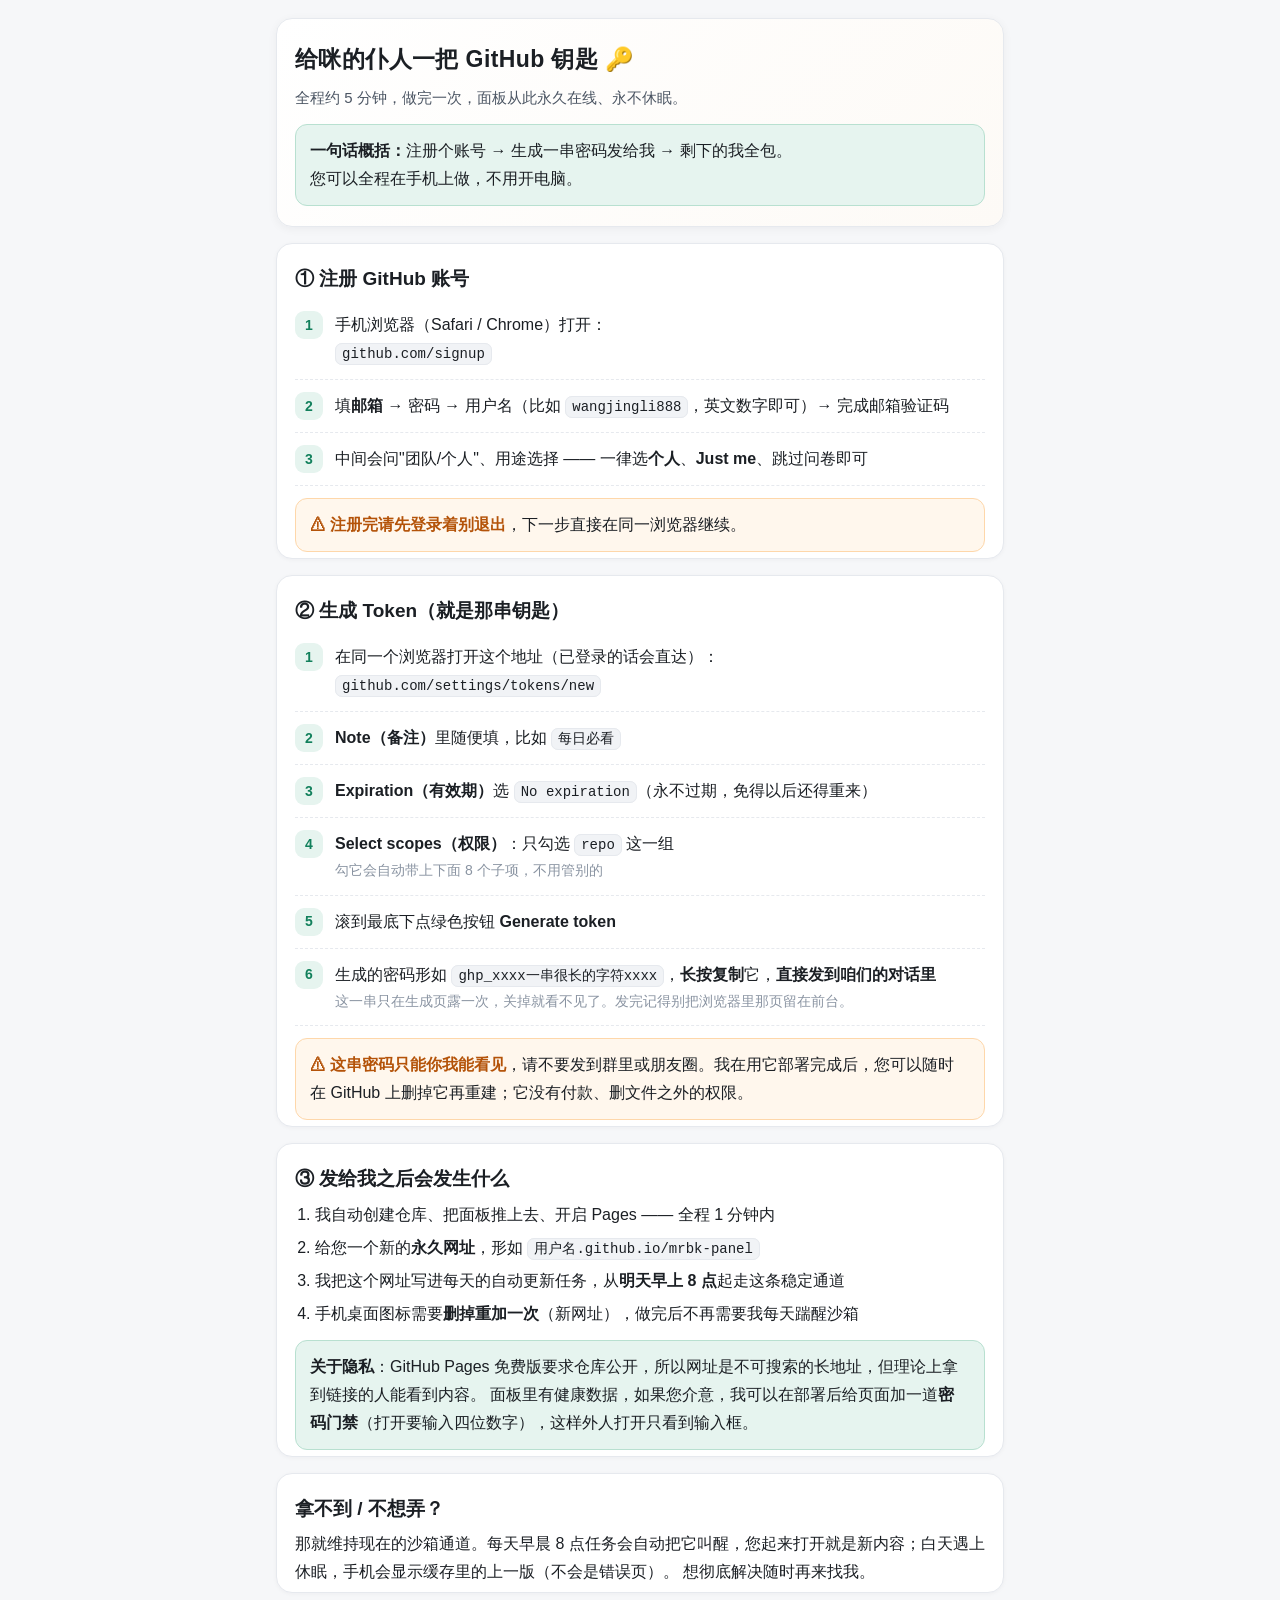
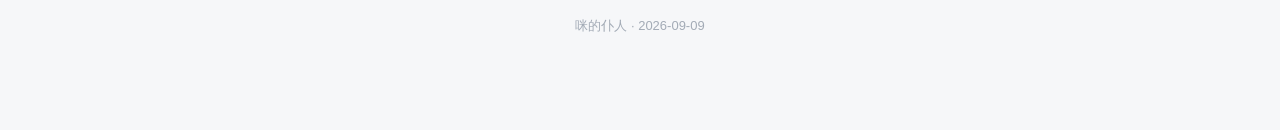
<file: setup-github.html>
<!doctype html>
<html lang="zh-CN" data-page-node-id="8Wk8RpLLd3P12Be8m5PRt3">
<head data-page-node-id="23MVQQkcmIL4xvEY674hEp">
<meta charset="utf-8" data-page-node-id="iKWVg6Hcsr1xREtk6hXrUn">
<meta name="viewport" content="width=device-width,initial-scale=1,viewport-fit=cover" data-page-node-id="JUa9CxUyff9qkWu1IvdYVB">
<meta name="apple-mobile-web-app-title" content="GitHub开通" data-page-node-id="V3QvGbD7K5yAhEXEQjSumL">
<title>给咪的仆人开通 GitHub 钥匙 · 全程 5 分钟</title>
<style>
:root{--bg:#f6f7f9;--card:#fff;--ink:#1b1f24;--ink2:#4b5563;--muted:#8a94a2;--line:#e6e9ee;--accent:#12805c;--accent-soft:#e6f4ef;--warn:#b45309;--warn-bg:#fff7ed;}
*{box-sizing:border-box;-webkit-text-size-adjust:100%;}
body{margin:0;background:var(--bg);color:var(--ink);
  font-family:-apple-system,BlinkMacSystemFont,"PingFang SC","Microsoft YaHei",sans-serif;
  line-height:1.75;font-size:16px;padding-bottom:40px;}
.wrap{max-width:760px;margin:0 auto;padding:18px 16px 40px;}
.hero{background:linear-gradient(135deg,#fff 0%,#fdfaf6 100%);border:1px solid var(--line);
  border-radius:16px;padding:20px 18px;box-shadow:0 2px 10px rgba(16,24,40,.05);}
.hero h1{margin:0 0 6px;font-size:23px;letter-spacing:.4px;}
.hero p{margin:0;color:var(--ink2);font-size:15px;}
.card{background:var(--card);border:1px solid var(--line);border-radius:16px;padding:18px 18px 6px;margin-top:16px;
  box-shadow:0 1px 4px rgba(16,24,40,.04);}
.card h2{margin:0 0 4px;font-size:19px;display:flex;align-items:center;gap:8px;}
.step{display:flex;gap:12px;padding:12px 0;border-bottom:1px dashed var(--line);}
.step:last-child{border-bottom:none;}
.sn{flex:0 0 28px;height:28px;border-radius:9px;background:var(--accent-soft);color:var(--accent);
  font-weight:700;font-size:14px;display:flex;align-items:center;justify-content:center;}
.tx{flex:1;min-width:0;}
.tx b{color:var(--ink);}
.tx .mut{color:var(--muted);font-size:14px;}
code{background:#f1f3f6;border:1px solid var(--line);border-radius:7px;padding:2px 6px;
  font-family:ui-monospace,Menlo,Consolas,monospace;font-size:14px;word-break:break-all;}
.warnbox{background:var(--warn-bg);border:1px solid #fed7aa;border-radius:12px;padding:12px 14px;margin:12px 0 0;}
.warnbox b{color:var(--warn);}
.notebox{background:var(--accent-soft);border:1px solid #b8e0d0;border-radius:12px;padding:12px 14px;margin:12px 0 0;}
ol{margin:6px 0 0;padding-left:20px;}
ol li{margin:5px 0;}
.bigbtn{display:block;background:var(--accent);color:#fff;text-align:center;text-decoration:none;
  border-radius:12px;padding:13px 16px;font-size:17px;font-weight:600;margin:10px 0 4px;}
.small{font-size:13px;color:var(--muted);}
</style>
</head>
<body data-page-node-id="yvMCJz3lHXH6hlTpgWBioZ">
<div class="wrap" data-page-node-id="r9VmbnAfCKF7Z4Td6123rn">

<div class="hero" data-page-node-id="Ryq1lHs3D0rH0vZwASLspP">
  <h1 data-page-node-id="mIjIGP76yK8w80Q2gD7PEe">给咪的仆人一把 GitHub 钥匙 🔑</h1>
  <p data-page-node-id="moRkCKm9TriUCFyaTf5sXb">全程约 5 分钟，做完一次，面板从此永久在线、永不休眠。</p>
  <div class="notebox" data-page-node-id="d6oFlenaJCMQnZctaTncv9">
    <b data-page-node-id="UrhXdgKXdmCEZ4nSUNBz2G">一句话概括：</b>注册个账号 → 生成一串密码发给我 → 剩下的我全包。<br data-page-node-id="mkOJO6y5PS3JVJ48eKOJKA">
    您可以全程在手机上做，不用开电脑。
  </div>
</div>

<div class="card" data-page-node-id="hwBzeLCi7CaPYYI1n7AbDB">
  <h2 data-page-node-id="ZPAVsMmzmz7PrugYI2S2Ur">① 注册 GitHub 账号</h2>
  <div class="step" data-page-node-id="lhRnO0qTC32HBJivyO2L6r"><div class="sn" data-page-node-id="HacH6o8anoR9QqeFeCXQHa">1</div><div class="tx" data-page-node-id="C1MTNolYkcavviaTAcUj2I">
    手机浏览器（Safari / Chrome）打开：<br data-page-node-id="n4mKYzuNnFMXn9FQhKZuep">
    <code data-page-node-id="rtvnrEjZdp7jtC4bT88jxW">github.com/signup</code>
  </div></div>
  <div class="step" data-page-node-id="klS7YB2kYaiiUg4lntRCKx"><div class="sn" data-page-node-id="lDqR3Q01uO3d6BObbs3LSg">2</div><div class="tx" data-page-node-id="54Z5ul0Rvosk8t70UVVA1h">
    填<b data-page-node-id="7D1X2kcAQYe8je0BuQzTpu">邮箱</b> → 密码 → 用户名（比如 <code data-page-node-id="kcCH0OD1fyOsjxVqbHrXWF">wangjingli888</code>，英文数字即可）→ 完成邮箱验证码
  </div></div>
  <div class="step" data-page-node-id="vPJOVHFQsu0LJuTONJfHV0"><div class="sn" data-page-node-id="PrKg3MWS9Q1sFlpLCvZOid">3</div><div class="tx" data-page-node-id="l1nDHk8xegH3PmUTrlZWr8">
    中间会问"团队/个人"、用途选择 —— 一律选<b data-page-node-id="TOdp5dLn7KiubFP5jYbdsM">个人</b>、<b data-page-node-id="MO953Xneb0jbhzpajYVQG7">Just me</b>、跳过问卷即可
  </div></div>
  <div class="warnbox" data-page-node-id="Boo8WQ0od9IUgSyPNlyLGm">
    <b data-page-node-id="Zu6QWDoMyv57RPRIlunKsk">⚠ 注册完请先登录着别退出</b>，下一步直接在同一浏览器继续。
  </div>
</div>

<div class="card" data-page-node-id="9QGvtGaNDfMy0v7rNm9qN1">
  <h2 data-page-node-id="WkBh0wavXqGoBIO0wIRbeR">② 生成 Token（就是那串钥匙）</h2>
  <div class="step" data-page-node-id="vrYqzKHJrDJh0L0B5oxyqT"><div class="sn" data-page-node-id="MtCHXBfBidhlRHT9aaNhqn">1</div><div class="tx" data-page-node-id="AfseffCtHScbXCembWn2WW">
    在同一个浏览器打开这个地址（已登录的话会直达）：<br data-page-node-id="ehZJ3PcmtGVvY0whx9H3eB">
    <code data-page-node-id="g8IRpagkEj8ZTiLPNvzDDO">github.com/settings/tokens/new</code>
  </div></div>
  <div class="step" data-page-node-id="eIyxlQnN5cZ7gN3Yw45MjO"><div class="sn" data-page-node-id="Z97avQmbtyJjcAw27hpQPY">2</div><div class="tx" data-page-node-id="6ayDRCKPjDeFo5qYVdcQjX">
    <b data-page-node-id="QBeBLCD24mfVBZ3EX4pWwg">Note（备注）</b>里随便填，比如 <code data-page-node-id="isJ7pNEc4ucUu0vIocDiCh">每日必看</code>
  </div></div>
  <div class="step" data-page-node-id="qGqIJJe0xCnIrAwKxGchq3"><div class="sn" data-page-node-id="bYIkrCFLTbTTloAzeiGpGV">3</div><div class="tx" data-page-node-id="hkPHMoldmJu2F4PTs3hAuM">
    <b data-page-node-id="jaWWLXYw1CGbmFjnmHOgRq">Expiration（有效期）</b>选 <code data-page-node-id="vFOBHZKL1unmTxSAeKCl7O">No expiration</code>（永不过期，免得以后还得重来）
  </div></div>
  <div class="step" data-page-node-id="5nXaaET4wWkQk70AQEDNAV"><div class="sn" data-page-node-id="RwTbHouAOigYANMvzGSmHD">4</div><div class="tx" data-page-node-id="ncNgE9cWMOluXYGJoShNVo">
    <b data-page-node-id="PaD5HA0ruggLLYt3JGqlkn">Select scopes（权限）</b>：只勾选 <code data-page-node-id="GzgEBhvqDLule6YZ0NyYCE">repo</code> 这一组
    <div class="mut" data-page-node-id="pN0Ml09L6K6Y6b1CyYr29W">勾它会自动带上下面 8 个子项，不用管别的</div>
  </div></div>
  <div class="step" data-page-node-id="ZLRQEVoOyQY2oBLCx12oBd"><div class="sn" data-page-node-id="1f4BWzZ2G9zW11ZSEwCLkq">5</div><div class="tx" data-page-node-id="4HrACfnmPx3r4CXFcoMOtS">
    滚到最底下点绿色按钮 <b data-page-node-id="ujsOxOvT1qQLTiWKAurbA6">Generate token</b>
  </div></div>
  <div class="step" data-page-node-id="0oAFK70Am5bJQu3UcL0Otm"><div class="sn" data-page-node-id="zqPBqBGAXkDs6uwwG9VFex">6</div><div class="tx" data-page-node-id="1HU0ZFhm9Ya6n1m1W7qv8g">
    生成的密码形如 <code data-page-node-id="1pEs6StodLjWa8oEJtB4Sl">ghp_xxxx一串很长的字符xxxx</code>，<b data-page-node-id="u3vfUQbzuJ4EQ41haz0eQF">长按复制</b>它，<b data-page-node-id="g8V5A3Ie5T7ZcGHlDv8uAB">直接发到咱们的对话里</b>
    <div class="mut" data-page-node-id="cdXxisWNitkqEZwADOIjEH">这一串只在生成页露一次，关掉就看不见了。发完记得别把浏览器里那页留在前台。</div>
  </div></div>
  <div class="warnbox" data-page-node-id="nD3HzTJuvpB7vM1vYCBBOt">
    <b data-page-node-id="5p58PGCNSRXOHWbnog75AD">⚠ 这串密码只能你我能看见</b>，请不要发到群里或朋友圈。我在用它部署完成后，您可以随时在 GitHub 上删掉它再重建；它没有付款、删文件之外的权限。
  </div>
</div>

<div class="card" data-page-node-id="JJ0jHGxpiIzY4LFVH7c8D9">
  <h2 data-page-node-id="94txQupmUmr55FvXXtbAul">③ 发给我之后会发生什么</h2>
  <ol data-page-node-id="3NBOITjQjsxRCTEvFPIN1b">
    <li data-page-node-id="vuYVVTf3wRepCtvUy5OTbi">我自动创建仓库、把面板推上去、开启 Pages —— 全程 1 分钟内</li>
    <li data-page-node-id="bsGwNsJWFz0YBjom4zferE">给您一个新的<b data-page-node-id="GzJnOmoREfgAEgeBIMsez5">永久网址</b>，形如 <code data-page-node-id="NP6VVWZZAUUBb1udS8cDfp">用户名.github.io/mrbk-panel</code></li>
    <li data-page-node-id="RkB0dQ7yKisuXXDLMd3iEC">我把这个网址写进每天的自动更新任务，从<b data-page-node-id="iGopk4eyjlGlA5EESZjLJ9">明天早上 8 点</b>起走这条稳定通道</li>
    <li data-page-node-id="HTtecK0VC5SZ8Wno5IBifZ">手机桌面图标需要<b data-page-node-id="WPQzQUIGlsylNItpEAVf7i">删掉重加一次</b>（新网址），做完后不再需要我每天踹醒沙箱</li>
  </ol>
  <div class="notebox" data-page-node-id="YNMp1bqa7jxKSQtCEnryPD">
    <b data-page-node-id="CbA0VjpTpm3cmeLLkt6ieK">关于隐私</b>：GitHub Pages 免费版要求仓库公开，所以网址是不可搜索的长地址，但理论上拿到链接的人能看到内容。
    面板里有健康数据，如果您介意，我可以在部署后给页面加一道<b data-page-node-id="pJw1EH06YfwxTF4NpmqOcZ">密码门禁</b>（打开要输入四位数字），这样外人打开只看到输入框。
  </div>
</div>

<div class="card" data-page-node-id="BQu40TxnlgGFBF2r1fbmde">
  <h2 data-page-node-id="cOMqHlNvhJijxyA5uEJxqy">拿不到 / 不想弄？</h2>
  <div class="tx" data-page-node-id="Jp2W1mrtYn7ujp9YGwaXG6">
    那就维持现在的沙箱通道。每天早晨 8 点任务会自动把它叫醒，您起来打开就是新内容；白天遇上休眠，手机会显示缓存里的上一版（不会是错误页）。
    想彻底解决随时再来找我。
  </div>
</div>

<p class="small" style="text-align:center;margin-top:22px;color:#a3abb6;" data-page-node-id="3934vgF9VCWonQhQl3UKv5">咪的仆人 · 2026-09-09</p>

</div>
</body>
</html>
</file>
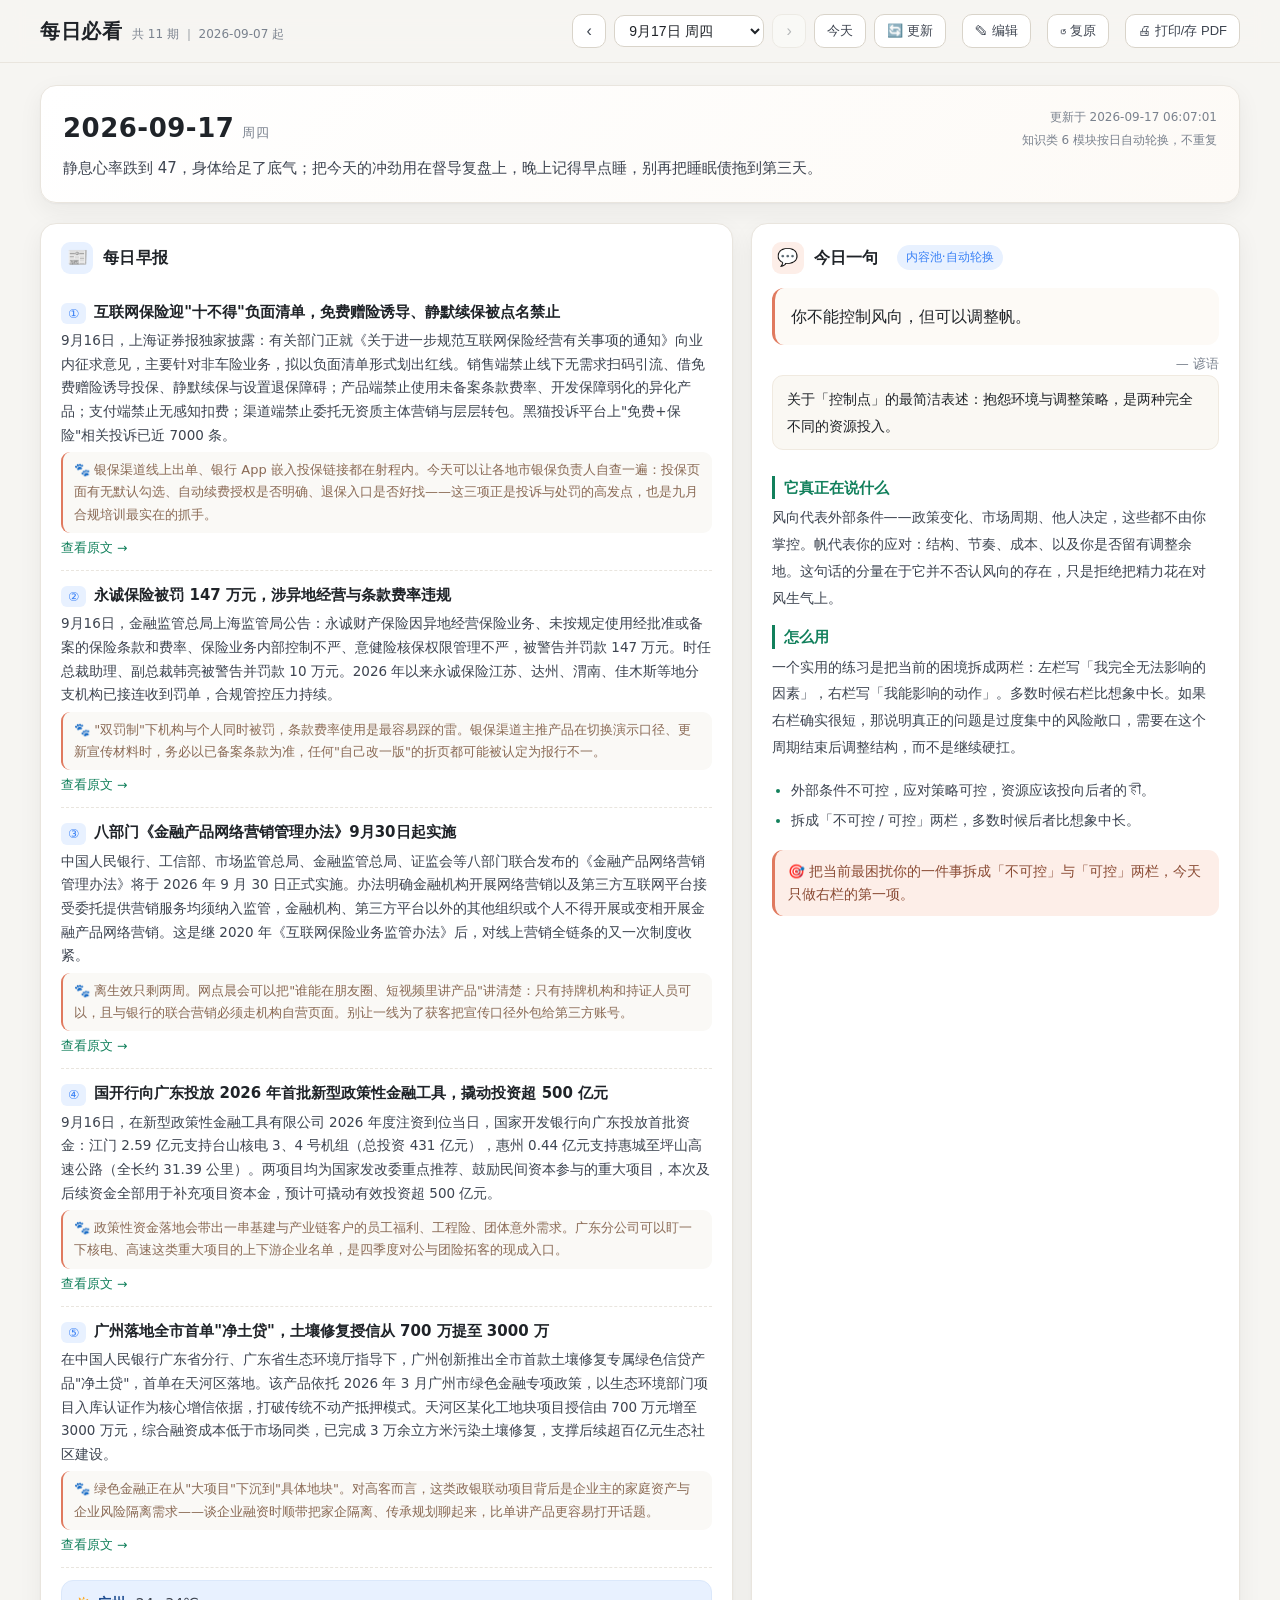
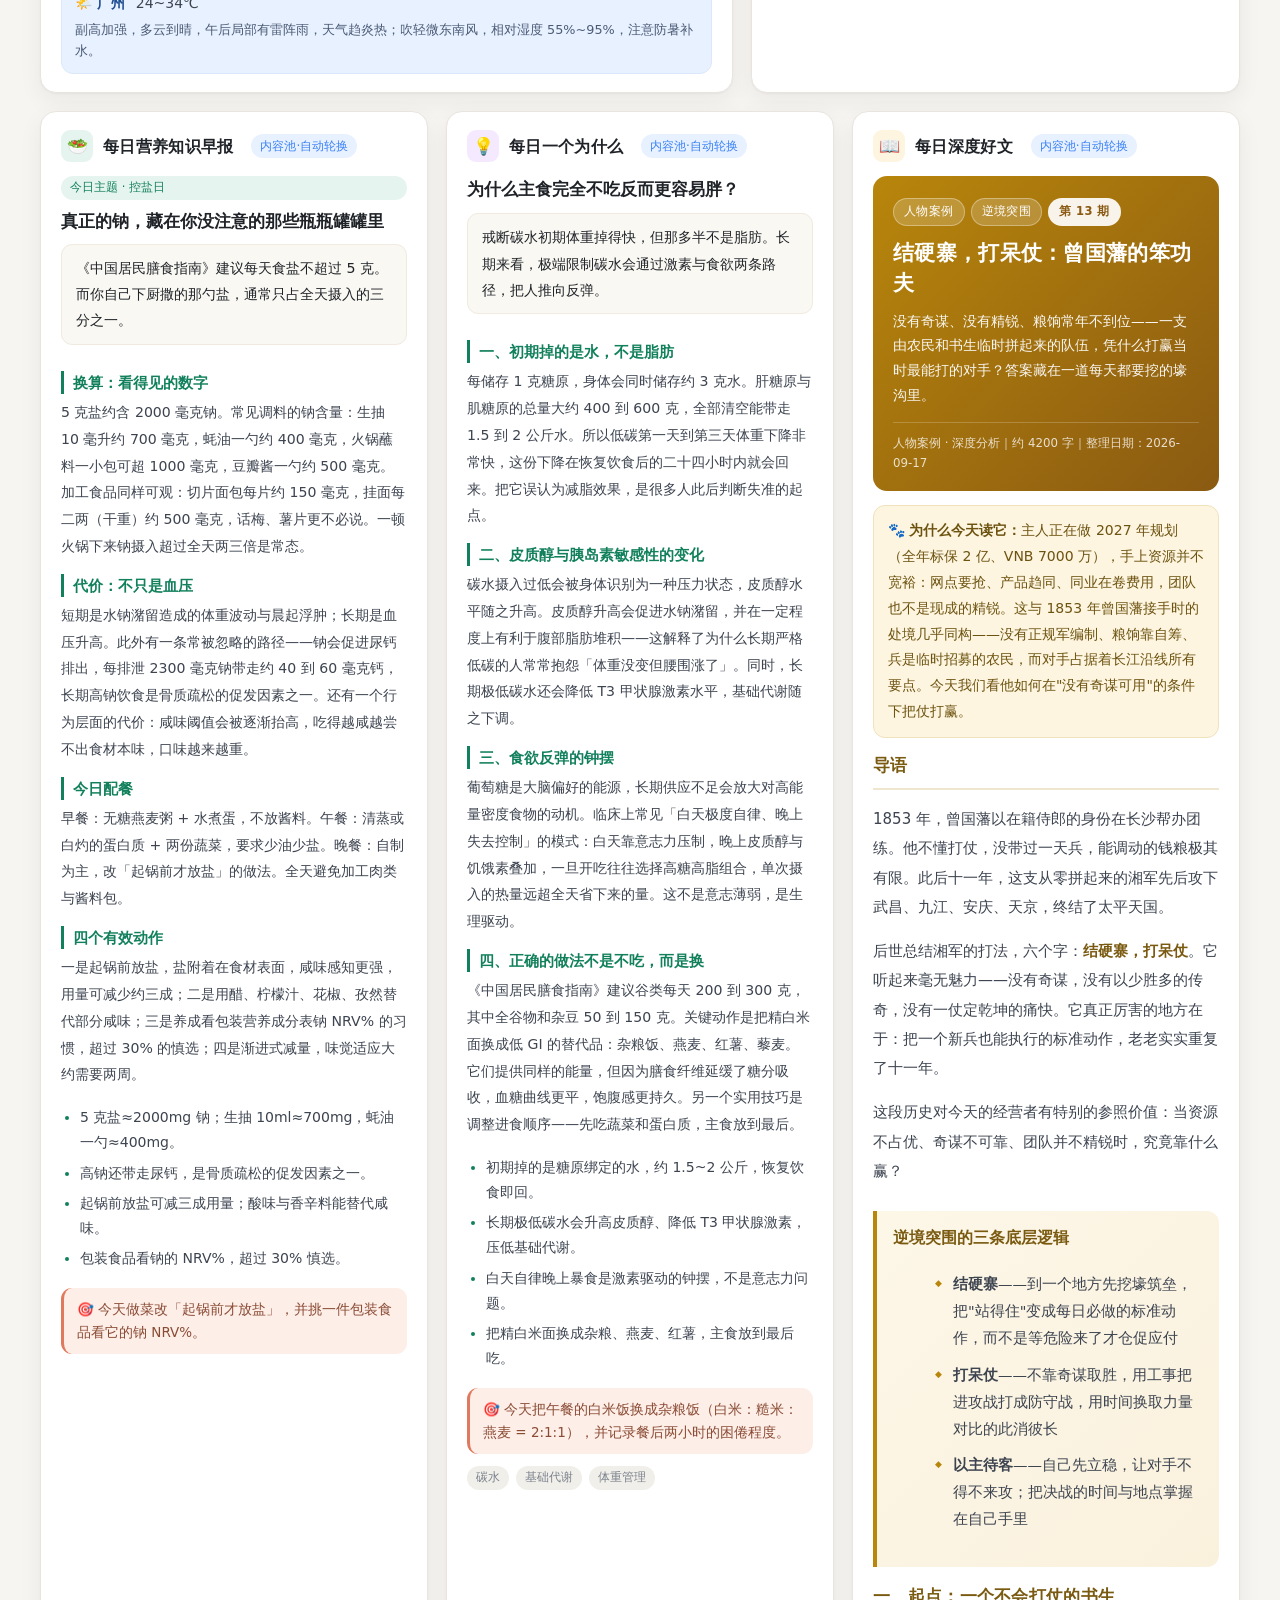
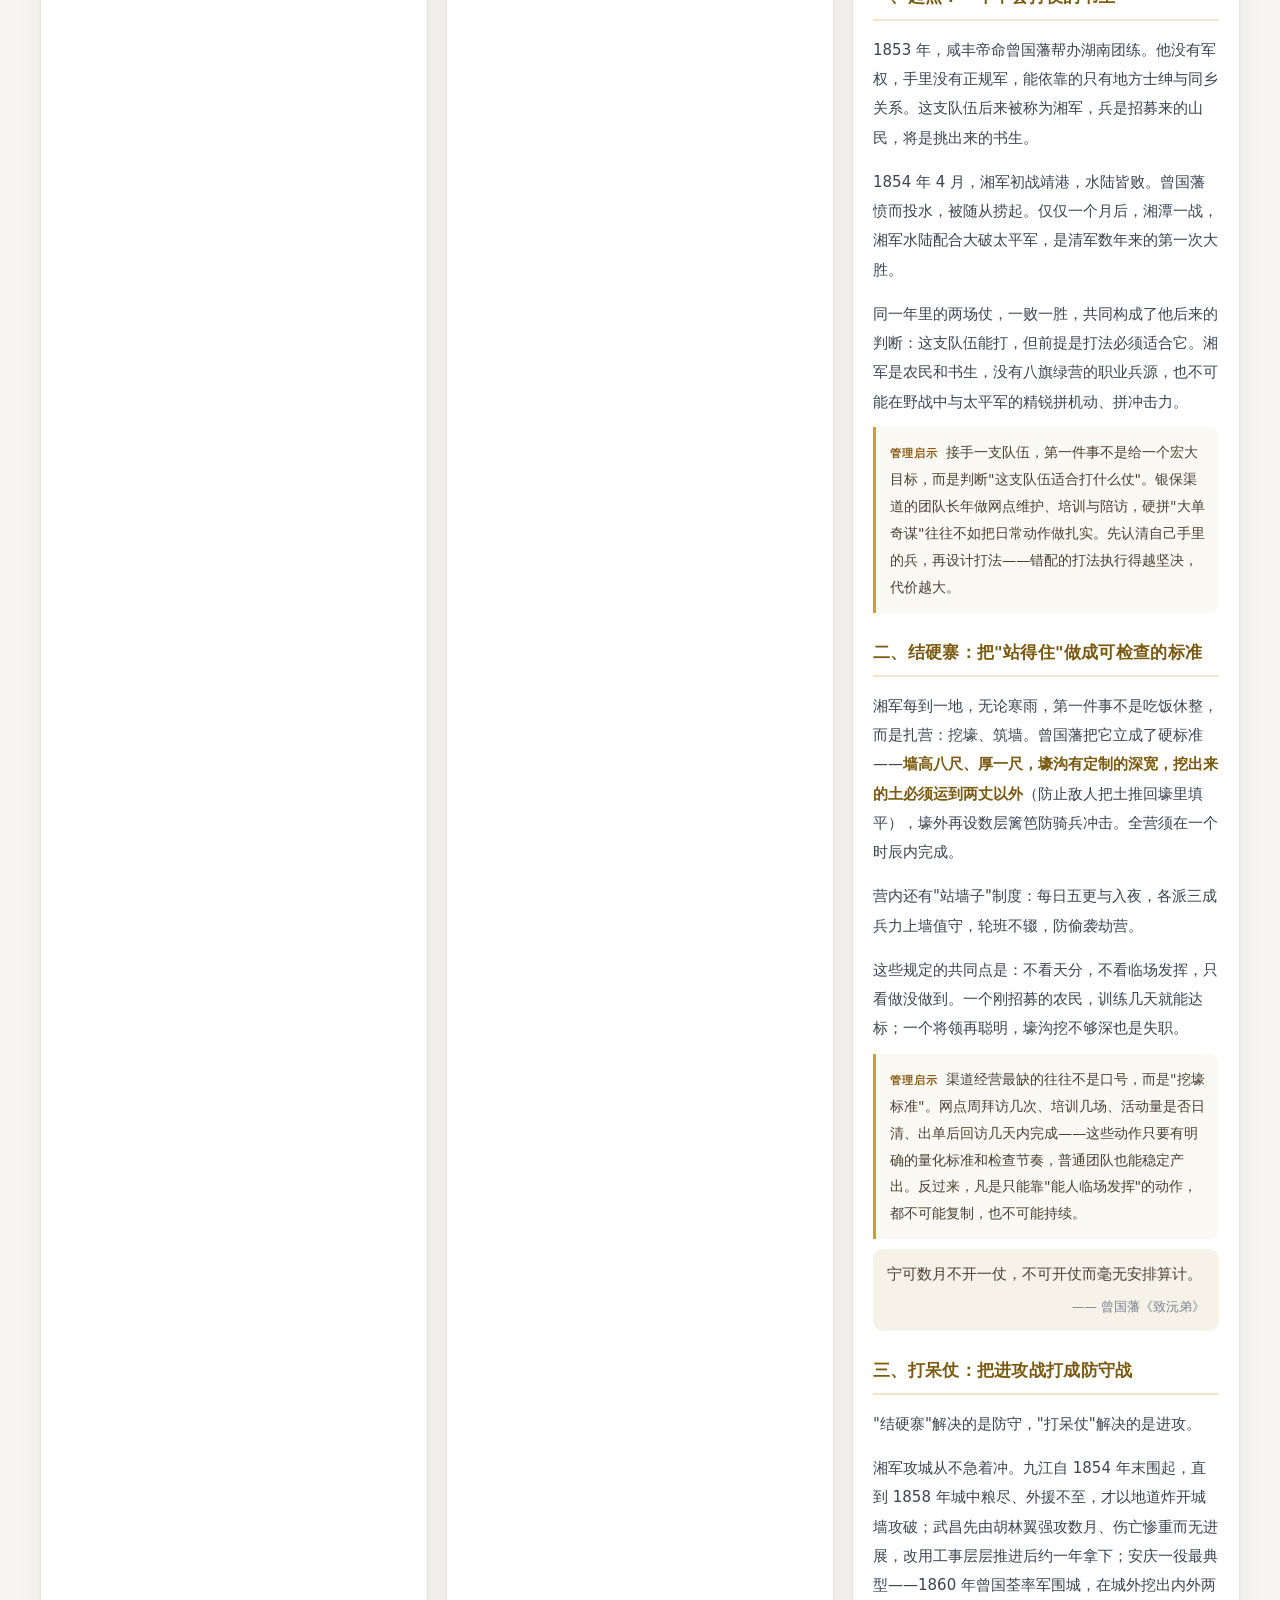
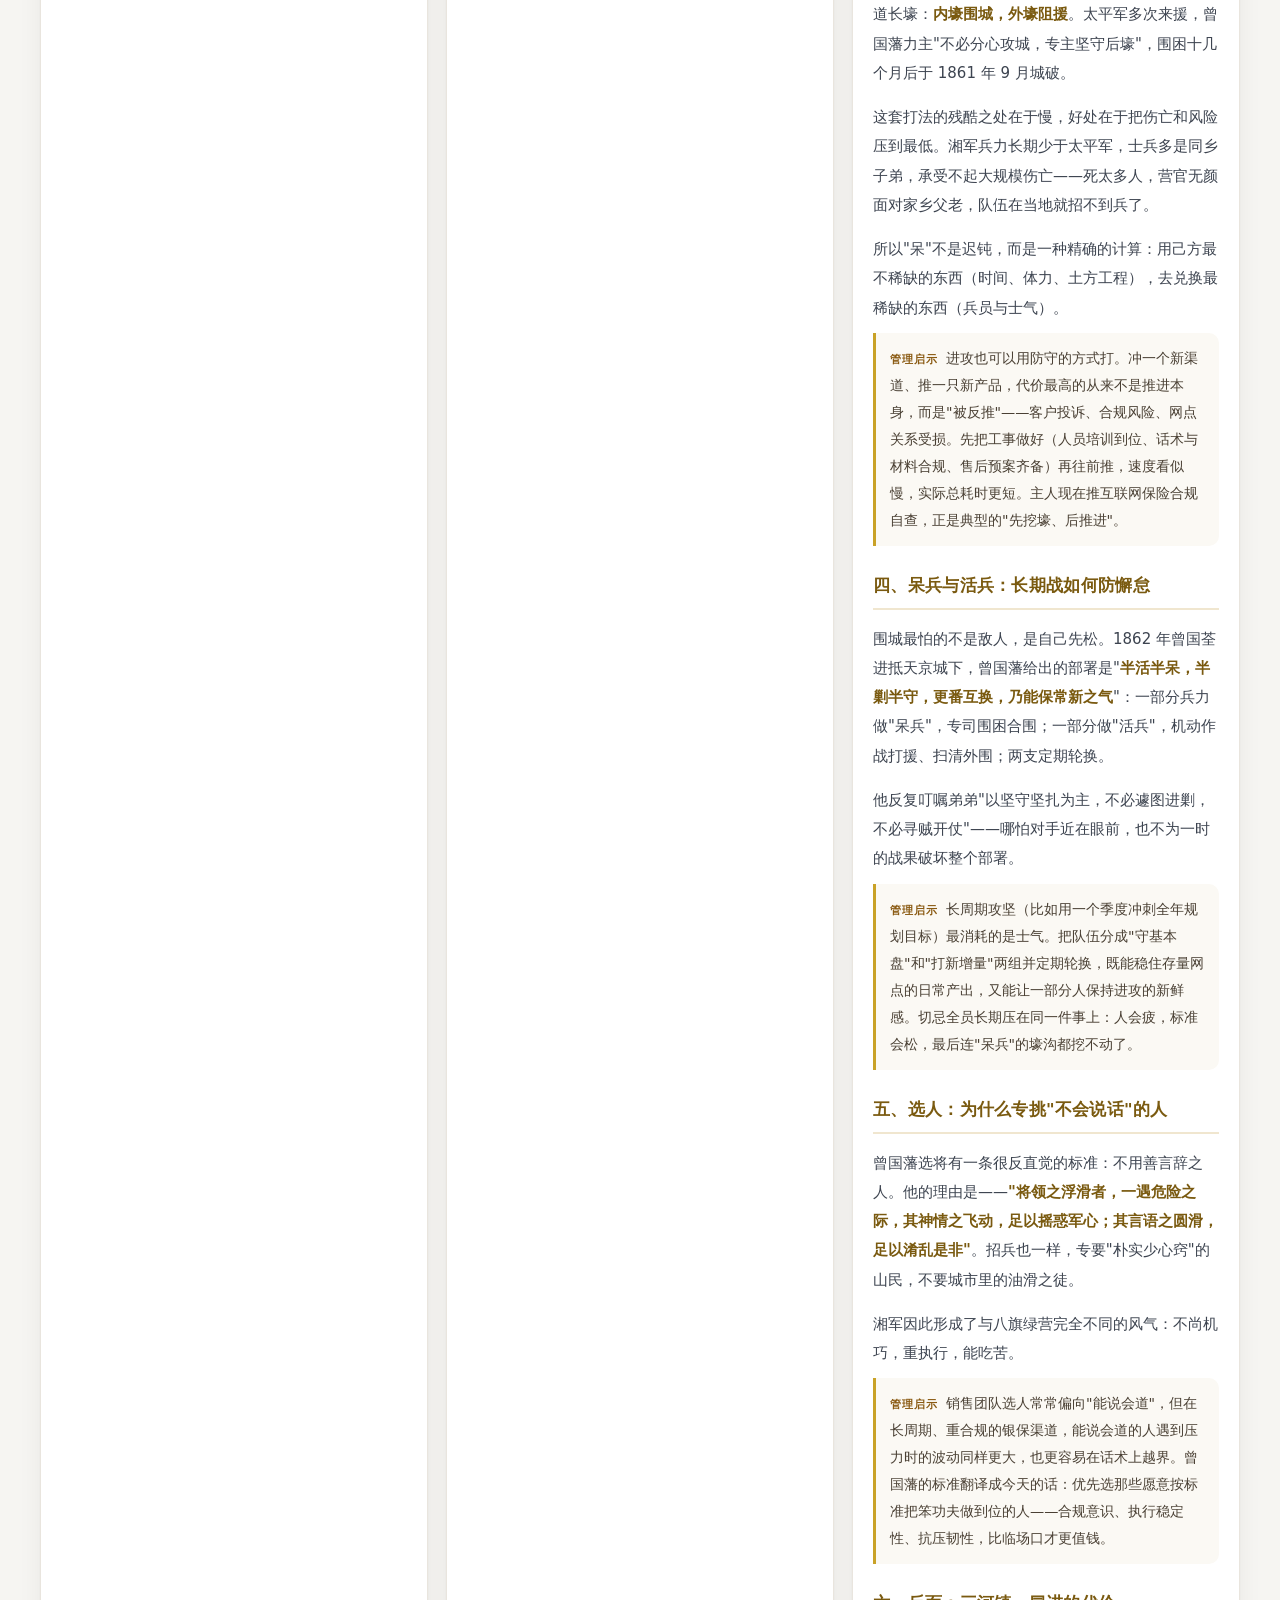
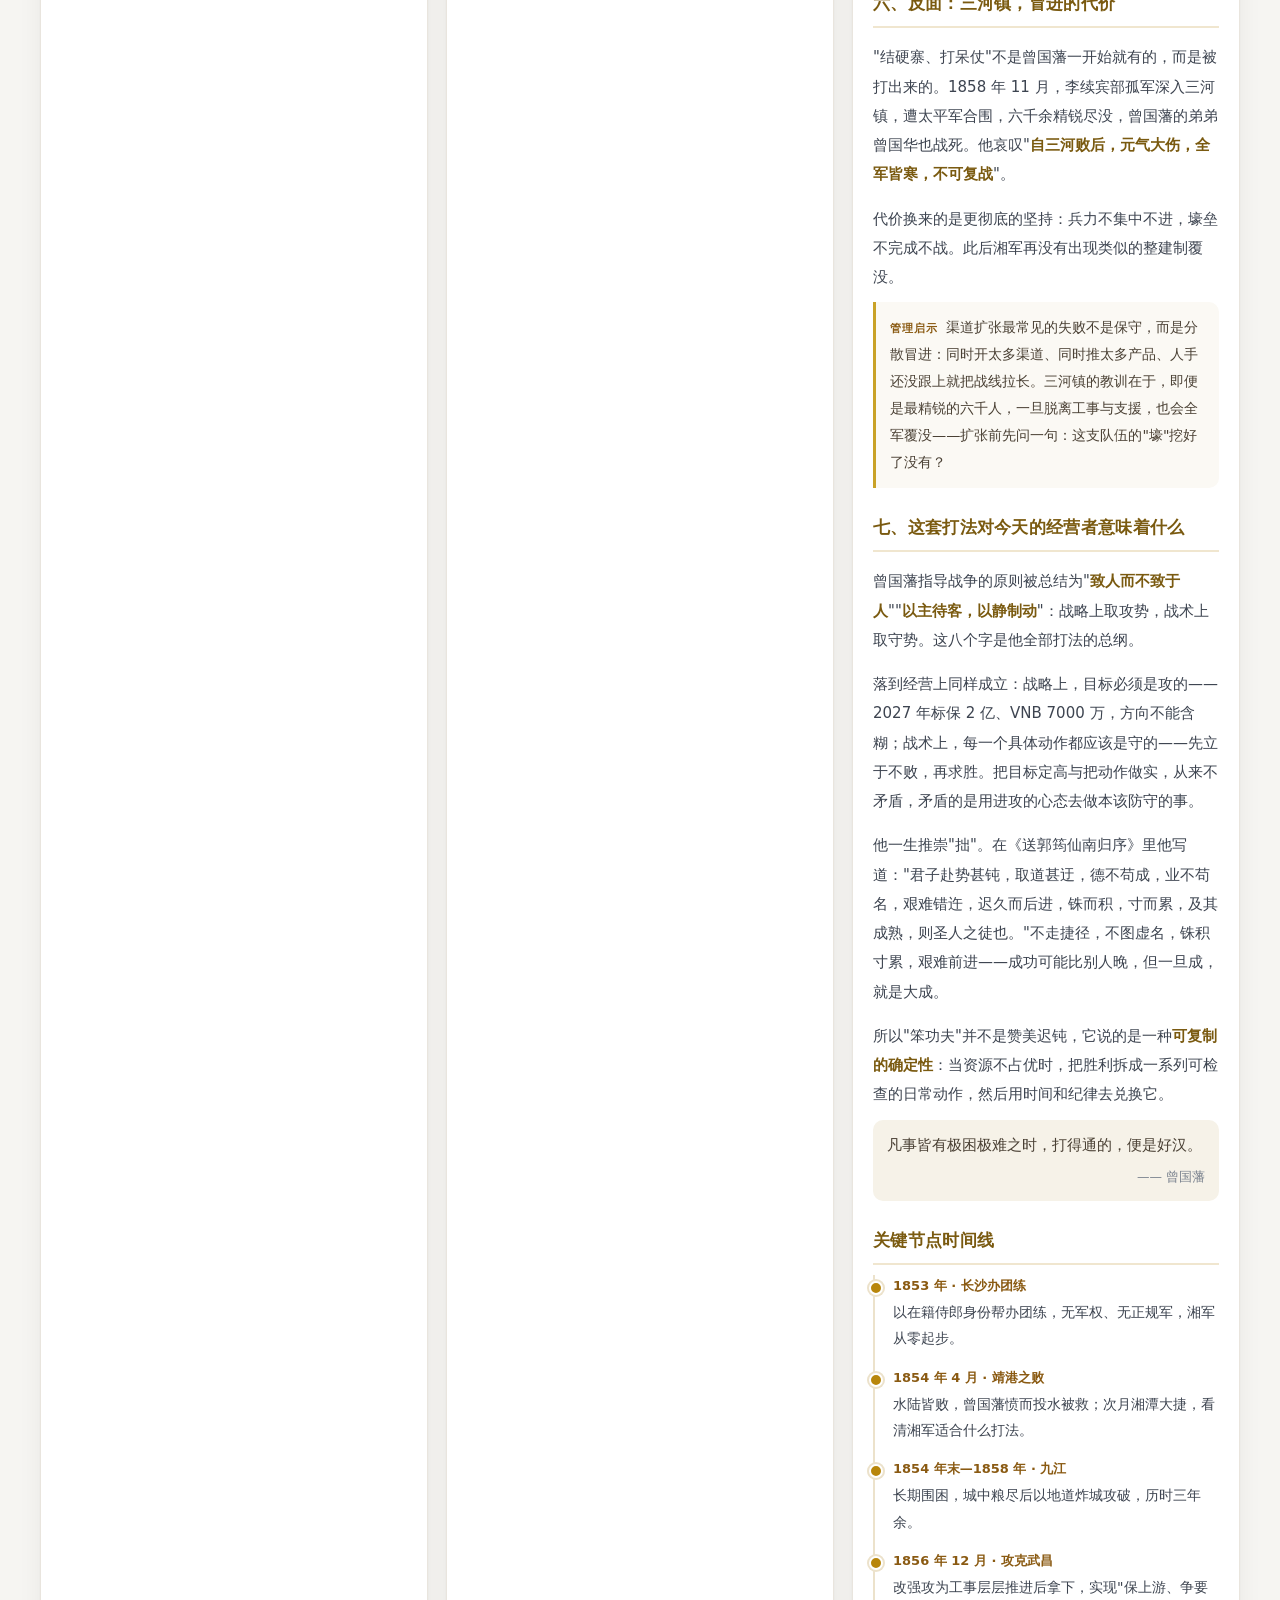
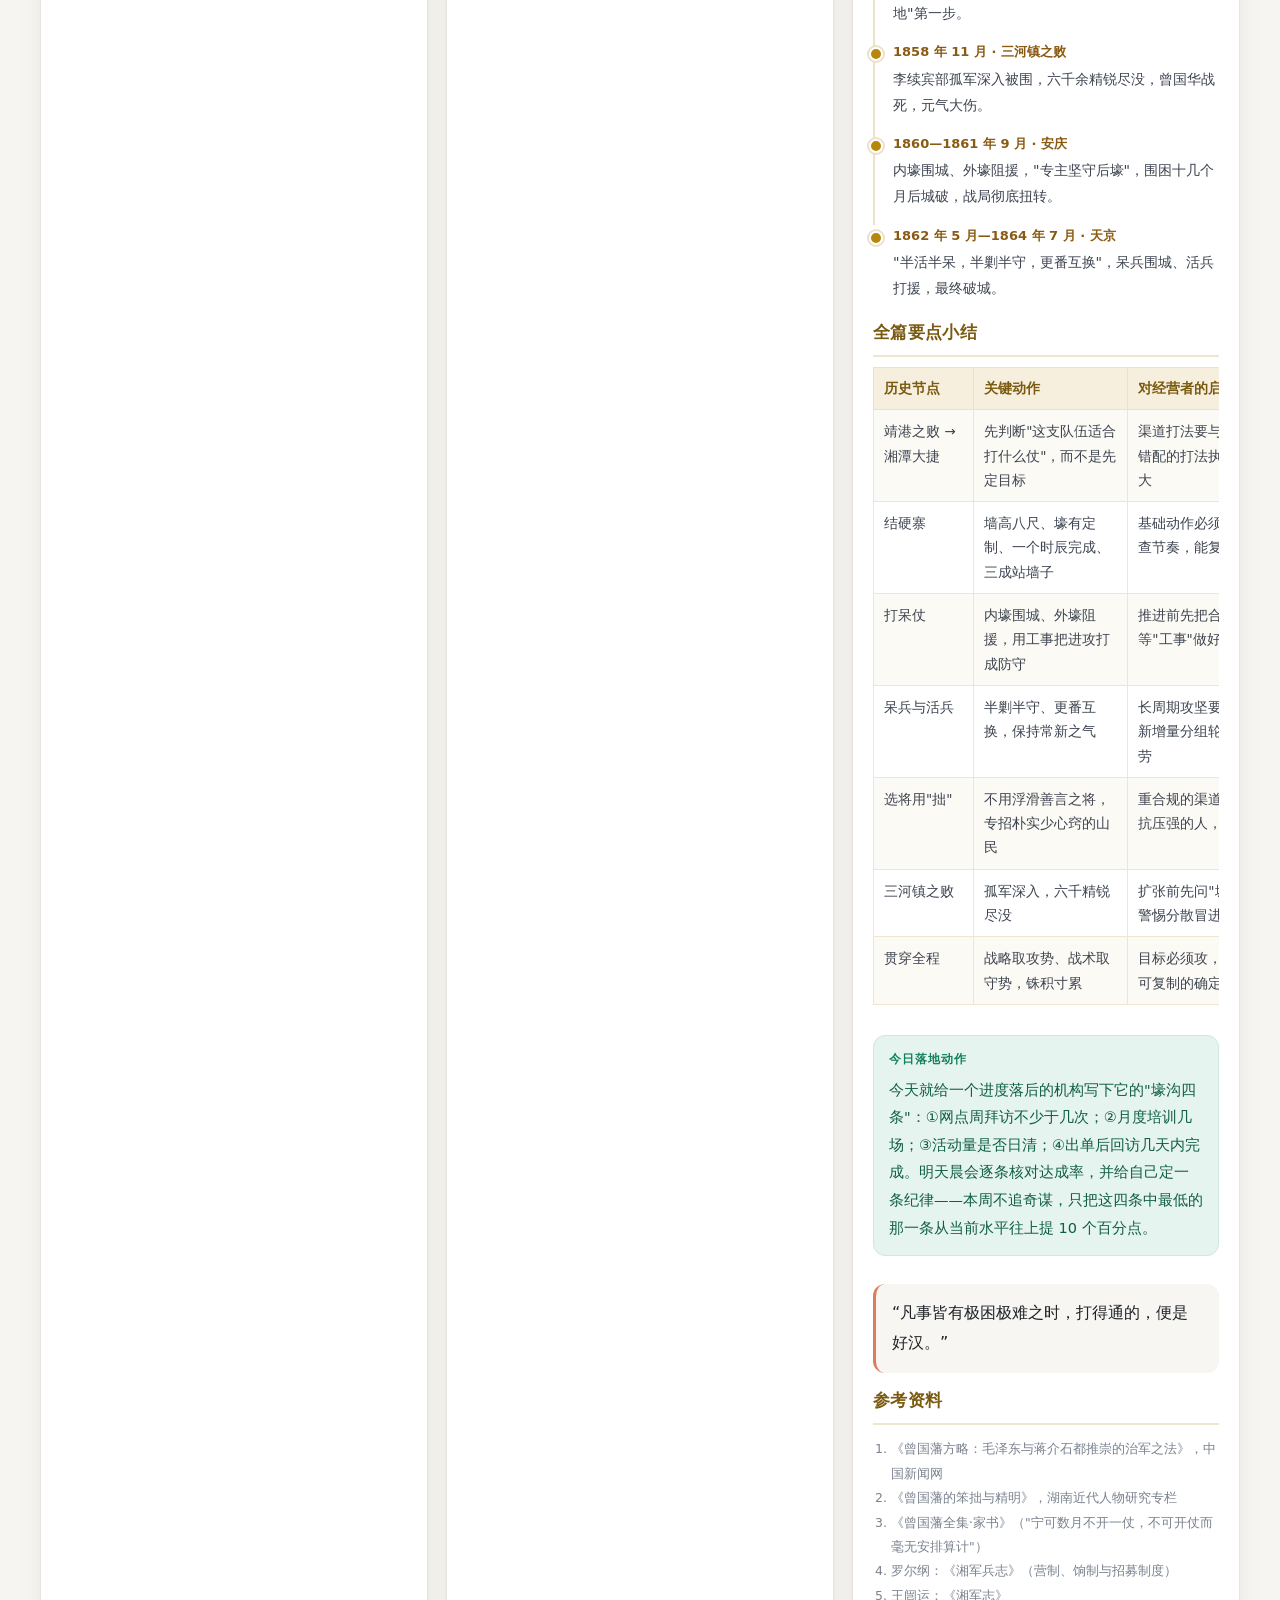
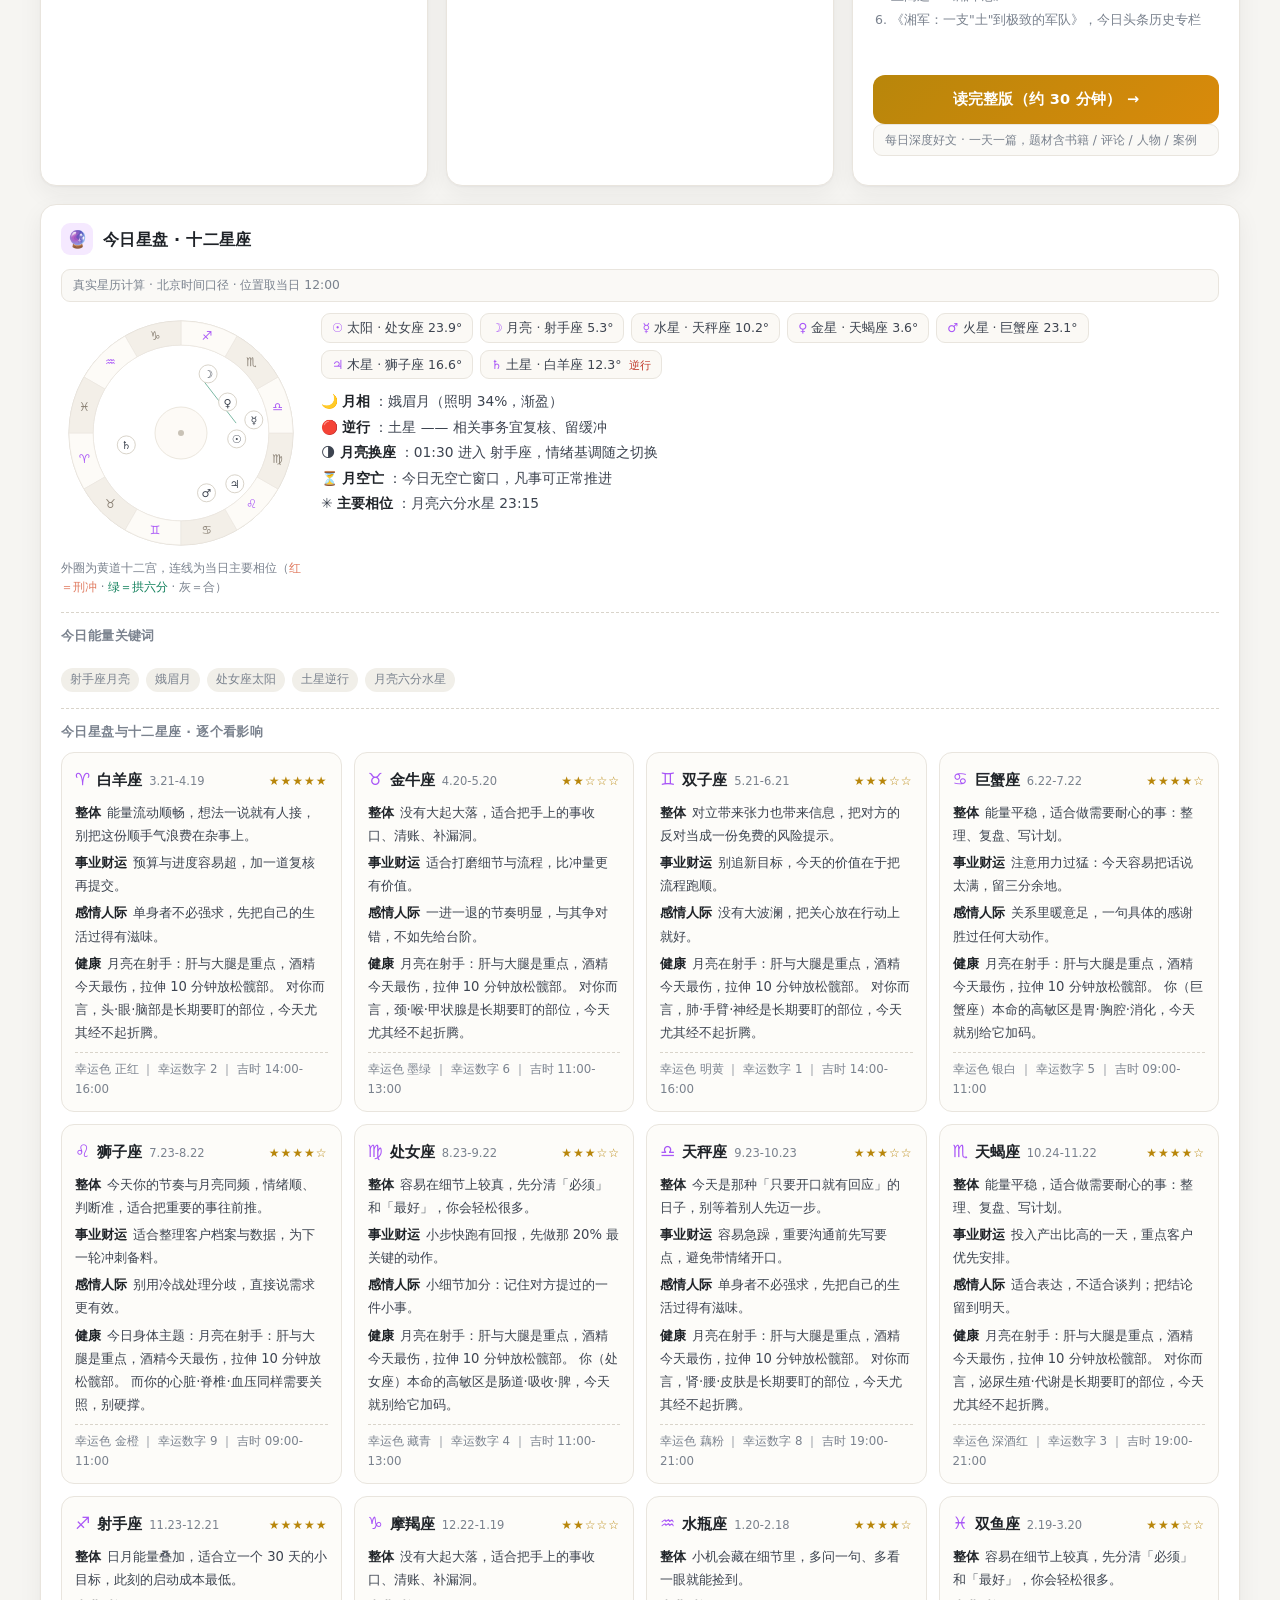
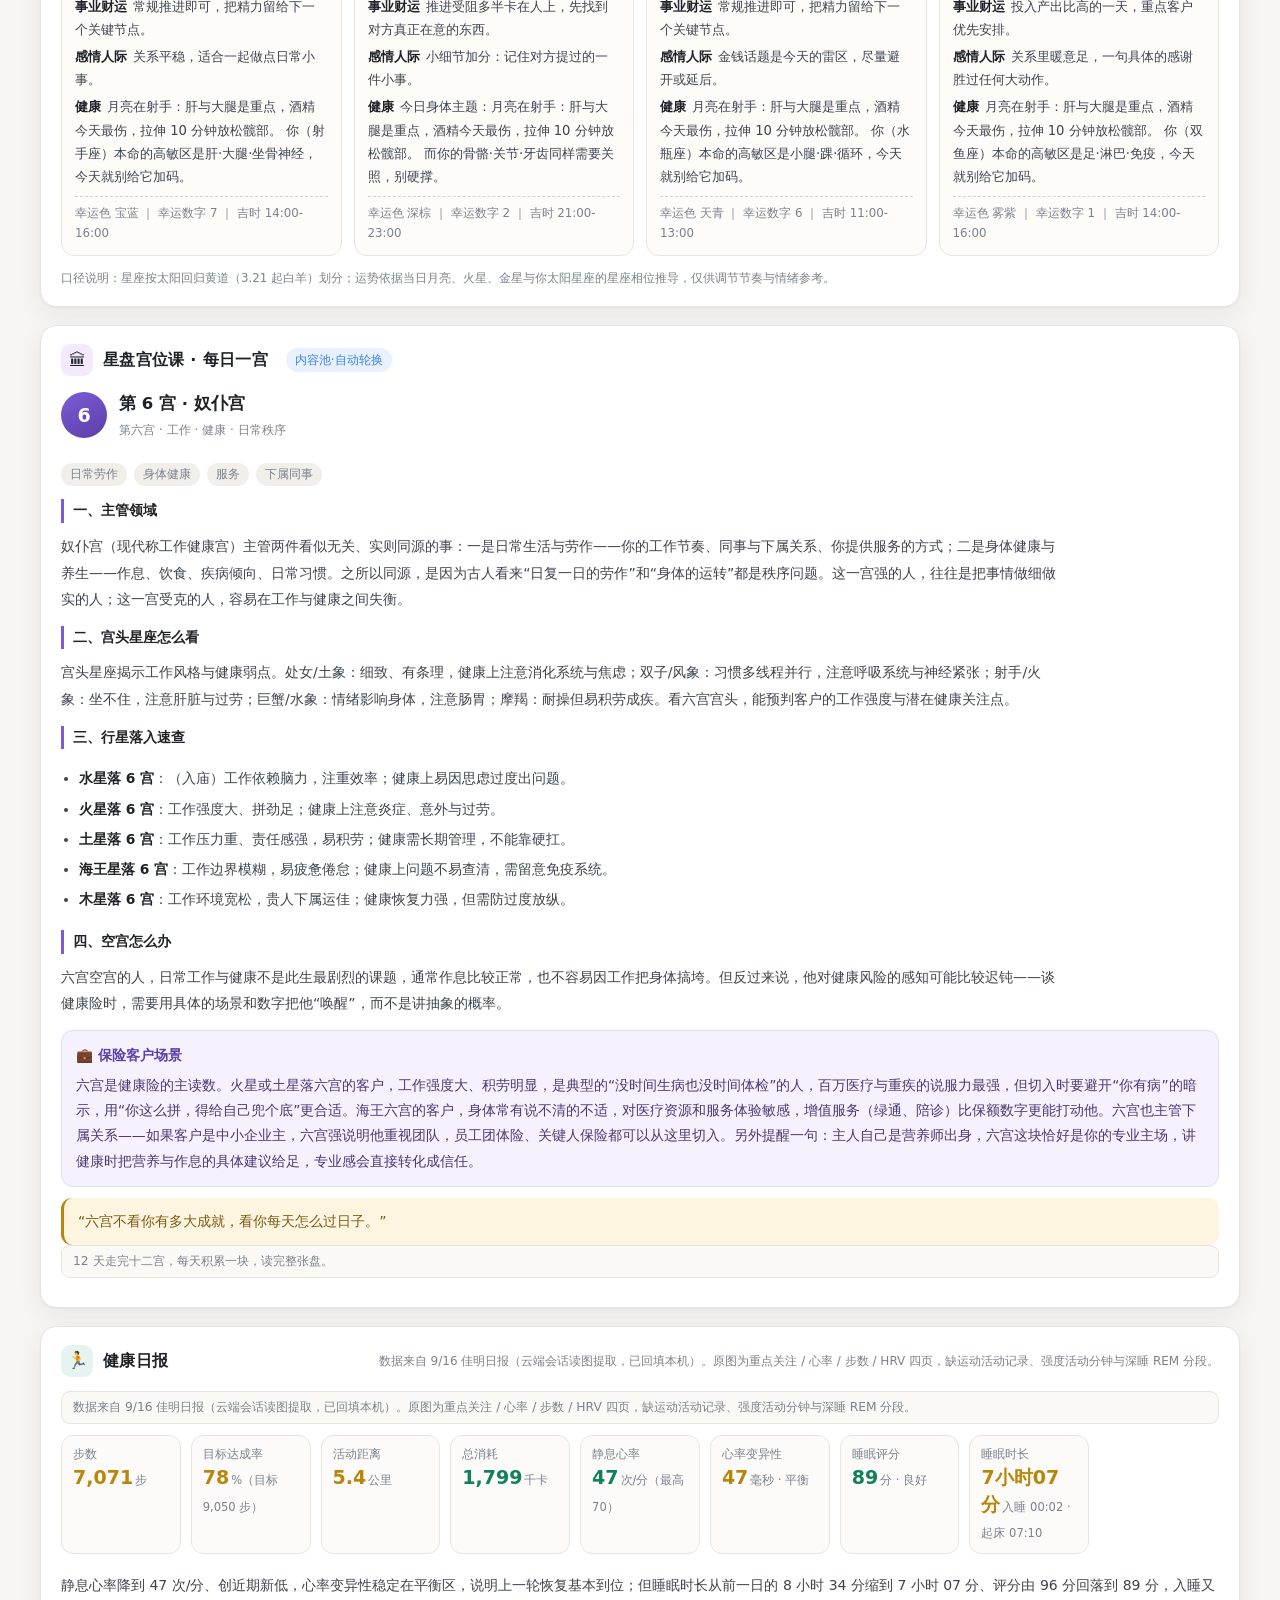
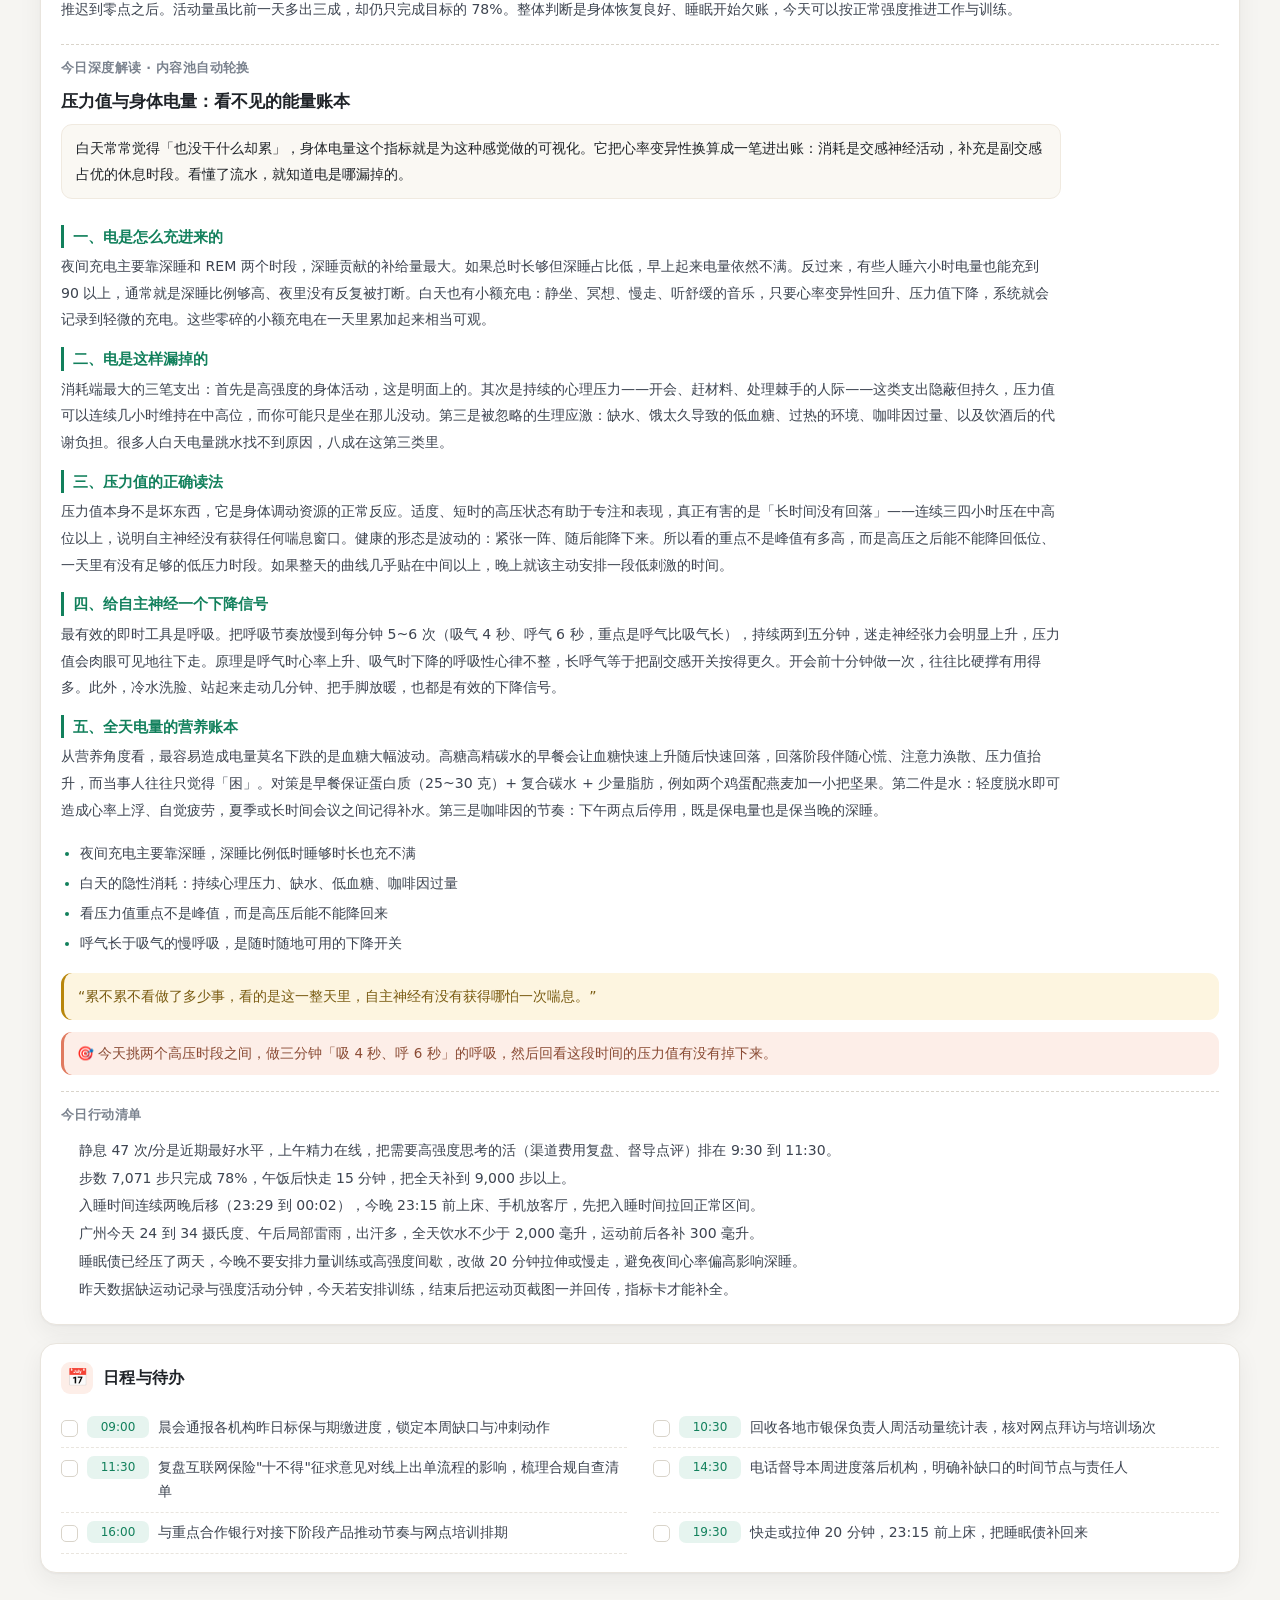
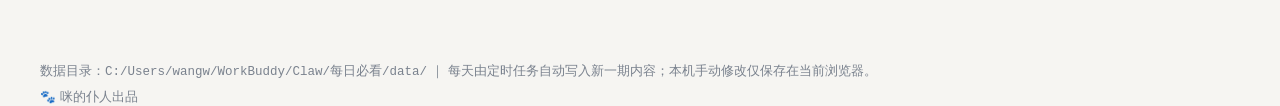
<file: 每日必看-手机版.html>
<!DOCTYPE html>
<html lang="zh-CN" data-page-node-id="Ugjzrg3udQKKHuXkLtzMV7">
<head data-page-node-id="byQY8bu7Ol36Dflpg8wBep">
<meta charset="UTF-8" data-page-node-id="hp1BbNR7ysWUcjsAKGOy1B">
<meta name="viewport" content="width=device-width,initial-scale=1" data-page-node-id="nGeTxSTgjqiL5ESkErHTEE">
<title>每日必看 · 主人专属面板</title>
<meta name="theme-color" content="#12805c">
<meta name="apple-mobile-web-app-capable" content="yes">
<meta name="apple-mobile-web-app-status-bar-style" content="default">
<meta name="apple-mobile-web-app-title" content="每日必看">
<style>
/* ===== 每日必看 · 面板样式（浅色主题） ===== */
:root{
  --bg:#f6f5f2;
  --card:#ffffff;
  --ink:#1f2328;
  --ink2:#3d4450;
  --muted:#7a828e;
  --line:#e9e5de;
  --line2:#d9d4ca;
  --accent:#12805c;
  --accent-soft:#e6f4ef;
  --warm:#e07a5f;
  --warm-soft:#fdeee8;
  --purple:#a855f7;
  --purple-soft:#f5e9ff;
  --blue:#3b82f6;
  --blue-soft:#e8f1ff;
  --gold:#b8860b;
  --gold-soft:#fdf5e0;
  --radius:16px;
  --shadow:0 1px 2px rgba(31,35,40,.04), 0 8px 24px rgba(31,35,40,.06);
}
*{box-sizing:border-box;}
html,body{margin:0;padding:0;}
body{
  background:var(--bg);
  color:var(--ink);
  font-family:system-ui,-apple-system,"PingFang SC","Microsoft YaHei","Segoe UI",sans-serif;
  font-size:15px;
  line-height:1.7;
  -webkit-font-smoothing:antialiased;
}
a{color:var(--accent);text-decoration:none;}
a:hover{text-decoration:underline;}

/* ---- 顶栏 ---- */
.topbar{
  position:sticky;top:0;z-index:50;
  background:rgba(246,245,242,.88);
  backdrop-filter:saturate(150%) blur(12px);
  border-bottom:1px solid var(--line);
}
.topbar-inner{
  max-width:1240px;margin:0 auto;padding:14px 20px;
  display:flex;align-items:center;gap:16px;flex-wrap:wrap;
}
.brand{display:flex;align-items:baseline;gap:10px;margin-right:auto;}
.brand h1{font-size:20px;margin:0;letter-spacing:.5px;}
.brand .sub{font-size:12px;color:var(--muted);}

.datenav{display:flex;align-items:center;gap:8px;}
.datenav > button:not(.toolbtn){
  border:1px solid var(--line2);background:var(--card);color:var(--ink2);
  width:34px;height:34px;border-radius:10px;cursor:pointer;font-size:16px;
  transition:.15s;flex-shrink:0;
}
.datenav > button:not(.toolbtn):hover:not(:disabled){border-color:var(--accent);color:var(--accent);}
.datenav > button:not(.toolbtn):disabled{opacity:.35;cursor:not-allowed;}
.datenav > .toolbtn{width:auto;height:auto;flex-shrink:0;}
.datesel{
  border:1px solid var(--line2);background:var(--card);border-radius:10px;
  padding:6px 10px;font-size:14px;color:var(--ink);cursor:pointer;min-width:150px;
}
.toolbtn{
  border:1px solid var(--line2);background:var(--card);color:var(--ink2);
  border-radius:10px;padding:7px 12px;font-size:13px;cursor:pointer;transition:.15s;
  white-space:nowrap;
}
.toolbtn:hover{border-color:var(--accent);color:var(--accent);}
.toolbtn.on{background:var(--accent-soft);border-color:var(--accent);color:var(--accent);font-weight:600;}

/* ---- 手机端顶栏：品牌一行，日期+今天+更新同行不换行，编辑行在其后 ---- */
@media (max-width:640px){
  .topbar-inner{padding:8px 10px;gap:7px;}
  .brand{flex-basis:100%;margin-right:0;}
  .datenav{flex-wrap:nowrap;width:100%;gap:5px;}
  .datenav > button:not(.toolbtn){width:28px;height:30px;font-size:14px;border-radius:8px;}
  .datesel{flex:1 1 auto;min-width:0;width:auto;padding:4px 6px;font-size:13px;border-radius:8px;}
  .datenav > .toolbtn{padding:5px 9px;font-size:12px;border-radius:8px;}
  .topbar-inner > .toolbtn{padding:5px 10px;font-size:12px;}
}

/* ---- 主体 ---- */
.wrap{max-width:1240px;margin:0 auto;padding:22px 20px 60px;}
.hero{
  background:linear-gradient(135deg,#ffffff 0%,#fdfaf6 100%);
  border:1px solid var(--line);border-radius:var(--radius);
  padding:20px 22px;box-shadow:var(--shadow);margin-bottom:20px;
  display:flex;justify-content:space-between;gap:20px;flex-wrap:wrap;align-items:flex-start;
}
.hero-date{font-size:26px;font-weight:700;letter-spacing:.5px;}
.hero-week{font-size:13px;color:var(--muted);margin-left:8px;font-weight:400;}
.hero-line{margin-top:6px;color:var(--ink2);font-size:15px;max-width:760px;}
.hero-meta{text-align:right;font-size:12px;color:var(--muted);line-height:1.9;white-space:nowrap;}
.upd-status{text-align:right;font-size:12px;color:var(--muted);line-height:1.7;margin-top:6px;padding:4px 9px;background:rgba(255,255,255,.16);border-radius:7px;display:inline-block;float:right;clear:both;}
.upd-status:empty{display:none;}
.upd-status .upd-busy{color:#e8f5f0;}
.upd-status .upd-err{color:#ffd9d2;}
.badge{
  display:inline-block;padding:2px 9px;border-radius:999px;font-size:12px;
  background:var(--accent-soft);color:var(--accent);margin-left:8px;vertical-align:middle;
}
.badge.warn{background:var(--gold-soft);color:var(--gold);}
.badge.add{background:var(--blue-soft);color:var(--blue);}

.grid{display:grid;grid-template-columns:repeat(12,1fr);gap:18px;}
.card{
  background:var(--card);border:1px solid var(--line);border-radius:var(--radius);
  box-shadow:var(--shadow);padding:18px 20px;display:flex;flex-direction:column;
}
.col-7{grid-column:span 7;}
.col-5{grid-column:span 5;}
.col-4{grid-column:span 4;}
.col-12{grid-column:span 12;}
@media(max-width:980px){
  .col-7,.col-5,.col-4{grid-column:span 12;}
}

.card-head{display:flex;align-items:center;gap:10px;margin-bottom:14px;}
.card-ico{
  width:32px;height:32px;border-radius:9px;display:grid;place-items:center;font-size:17px;flex:none;
}
.card-title{font-size:16px;font-weight:700;letter-spacing:.3px;}
.card-note{font-size:12px;color:var(--muted);margin-left:auto;}

/* 模块配色 */
.c-green .card-ico{background:var(--accent-soft);}
.c-orange .card-ico{background:var(--warm-soft);}
.c-purple .card-ico{background:var(--purple-soft);}
.c-blue .card-ico{background:var(--blue-soft);}
.c-gold .card-ico{background:var(--gold-soft);}

/* ---- 早报条目 ---- */
.news-item{padding:11px 0;border-bottom:1px dashed var(--line);}
.news-item:last-child{border-bottom:none;padding-bottom:0;}
.news-top{display:flex;align-items:center;gap:8px;flex-wrap:wrap;}
.tag{
  font-size:11px;padding:1px 8px;border-radius:6px;background:var(--blue-soft);color:var(--blue);flex:none;
}
.tag.r{background:var(--warm-soft);color:var(--warm);}
.tag.g{background:var(--accent-soft);color:var(--accent);}
.tag.p{background:var(--purple-soft);color:var(--purple);}
.news-title{font-weight:600;font-size:15px;color:var(--ink);}
.news-src{font-size:12px;color:var(--muted);}
.news-sum{font-size:13.5px;color:var(--ink2);margin-top:3px;}

/* ---- 健康指标 ---- */
/* ---- 早报（完整版） ---- */
.news-block{padding:12px 0;border-bottom:1px dashed var(--line);}
.news-block:last-of-type{border-bottom:none;}
.news-hd{display:flex;align-items:flex-start;gap:8px;}
.news-hd .no{
  flex:none;background:var(--blue-soft);color:var(--blue);border-radius:6px;
  padding:0 7px;font-size:12.5px;margin-top:3px;
}
.news-title{font-weight:600;font-size:15px;color:var(--ink);flex:1;}
.news-body{font-size:13.5px;color:var(--ink2);margin-top:4px;line-height:1.75;}
.comment{
  margin-top:5px;padding:7px 11px;border-radius:9px;background:#faf9f6;
  border-left:2.5px solid var(--warm);font-size:13px;color:#8a6a55;line-height:1.7;
}
.news-link{margin-top:4px;font-size:12.5px;}
.weather{
  margin-top:12px;padding:11px 13px;border-radius:12px;
  background:var(--blue-soft);border:1px solid #dbe8fb;
}
.w-top{font-size:14px;font-weight:600;color:#1e4d91;}
.w-city{color:#1e4d91;}
.w-temp{margin-left:6px;color:var(--ink2);font-weight:400;}
.w-note{font-size:12.8px;color:#4a5a75;margin-top:3px;line-height:1.7;}

/* ---- 营养知识 ---- */
.theme-tag{
  display:inline-block;font-size:11.5px;padding:2px 9px;border-radius:999px;
  background:var(--accent-soft);color:var(--accent);margin-bottom:8px;
}
.nutri-body{font-size:14px;color:var(--ink2);line-height:1.85;}

/* ---- 今日一句 ---- */
.quote{
  margin:0;padding:14px 16px;border-radius:12px;background:#fdfaf6;
  border-left:3px solid var(--warm);font-size:16px;line-height:1.85;color:var(--ink);
}
.quote-by{text-align:right;font-size:13px;color:var(--muted);margin-top:8px;}
.c-warm .card-ico{background:var(--warm-soft);}

.accent-note{font-size:12.5px;color:var(--muted);}
.src-note{
  font-size:12.3px;color:var(--muted);margin-bottom:11px;padding:5px 11px;
  border-radius:9px;background:#faf9f6;border:1px solid var(--line);display:inline-block;
}
.sec-split{
  margin:16px 0 10px;padding-top:12px;border-top:1px dashed var(--line2);
  font-size:12.5px;font-weight:600;color:var(--muted);letter-spacing:.4px;
}
/* ---- 长文排版（整页版） ---- */
.lf-title{font-size:17px;font-weight:700;line-height:1.6;margin-bottom:9px;color:var(--ink);}
.lf-lead{
  font-size:14.2px;color:var(--ink);line-height:1.85;margin-bottom:12px;
  padding:10px 14px;border-radius:11px;background:#faf8f3;border:1px solid #f0eae0;
}
.lf-h{
  font-size:14.6px;font-weight:700;color:var(--accent);margin-top:14px;
  padding-left:9px;border-left:3px solid var(--accent);line-height:1.6;
}
.lf-p{font-size:14.1px;color:var(--ink2);line-height:1.9;margin:5px 0 0;}
.col-12 .lf-p,.col-12 .lf-lead{max-width:1000px;}
.lf-ul{margin:12px 0 0;padding-left:19px;}
.lf-ul li{font-size:14px;color:var(--ink2);margin:5px 0;line-height:1.8;}
.lf-ul li::marker{color:var(--accent);}

.metric-grid{display:grid;grid-template-columns:repeat(auto-fill,minmax(112px,1fr));gap:10px;margin-bottom:14px;}
.metric{
  border:1px solid var(--line);border-radius:12px;padding:9px 11px;background:#fcfbf9;
}
.metric .lb{font-size:11.5px;color:var(--muted);}
.metric .vl{font-size:19px;font-weight:700;line-height:1.4;}
.metric .un{font-size:11.5px;color:var(--muted);font-weight:400;margin-left:2px;}
.metric.good .vl{color:var(--accent);}
.metric.mid .vl{color:var(--gold);}
.metric.low .vl{color:var(--warm);}
.metric.purple .vl{color:var(--purple);}
.cyclebar{
  display:flex;align-items:center;gap:10px;padding:9px 12px;border-radius:11px;
  background:var(--purple-soft);margin-bottom:12px;font-size:13px;
}
.cyclebar .dot{width:10px;height:10px;border-radius:50%;background:var(--purple);flex:none;}
.advice{margin:0;padding-left:18px;}
.advice li{margin:4px 0;font-size:14px;color:var(--ink2);}
.advice li::marker{color:var(--accent);}
.para{font-size:14px;color:var(--ink2);margin:6px 0;}

/* ---- 日程待办 ---- */
.todo{
  display:flex;align-items:flex-start;gap:9px;padding:8px 0;
  border-bottom:1px dashed var(--line);
}
.todo-grid{display:grid;grid-template-columns:1fr 1fr;gap:0 26px;}
@media(max-width:760px){.todo-grid{grid-template-columns:1fr;}}
.todo:last-child{border-bottom:none;}
.todo .tm{
  font-size:12px;color:var(--accent);background:var(--accent-soft);
  border-radius:7px;padding:1px 8px;flex:none;min-width:62px;text-align:center;
}
.todo .tx{font-size:14px;color:var(--ink2);}
.todo.done .tx{text-decoration:line-through;color:var(--muted);}
.todo .ck{
  width:17px;height:17px;border:1.6px solid var(--line2);border-radius:5px;cursor:pointer;flex:none;margin-top:4px;
  display:grid;place-items:center;font-size:11px;color:#fff;
}
.todo.done .ck{background:var(--accent);border-color:var(--accent);}

/* ---- 每日一个为什么 ---- */
.why-q{font-size:17px;font-weight:700;line-height:1.6;margin-bottom:10px;color:var(--ink);}
.why-a{font-size:14.5px;color:var(--ink2);}
.chips{display:flex;gap:7px;flex-wrap:wrap;margin-top:12px;}
.chip{font-size:11.5px;padding:2px 9px;border-radius:999px;background:#f1efe9;color:var(--muted);}

/* ---- 好书快读 ---- */
.book-head{display:flex;gap:12px;align-items:flex-start;margin-bottom:10px;}
.book-cover{
  width:46px;height:62px;border-radius:6px;flex:none;
  background:linear-gradient(150deg,var(--warm) 0%,#c2563a 100%);
  display:grid;place-items:center;color:#fff;font-size:11px;padding:4px;text-align:center;line-height:1.3;
}
.book-no{font-size:11.5px;color:var(--gold);font-weight:600;letter-spacing:.3px;}
.book-title{font-size:16px;font-weight:700;}
.book-author{font-size:12.5px;color:var(--muted);}
.book-chapters{
  font-size:12.2px;color:var(--muted);margin-top:9px;padding:6px 10px;
  border-radius:9px;background:#faf8f3;border:1px solid #f0eae0;
}
.book-lead{
  font-size:14.2px;color:var(--ink);margin-top:9px;line-height:1.8;font-weight:600;
}
.bestline{
  margin-top:11px;padding:11px 14px;border-radius:11px;
  background:var(--gold-soft);border-left:3px solid var(--gold);
  font-size:14px;color:#7a5c12;line-height:1.8;
}
.book-points{margin:8px 0 0;padding-left:18px;}
.book-points li{font-size:14px;color:var(--ink2);margin:5px 0;}
.takeaway{
  margin-top:12px;padding:10px 13px;border-radius:11px;background:var(--warm-soft);
  font-size:13.5px;color:#8a4b34;border-left:3px solid var(--warm);
}

/* ---- 星盘宫位课 ---- */
.house-head{display:flex;gap:12px;align-items:center;margin-bottom:10px;}
.house-no{
  width:46px;height:46px;flex:none;border-radius:50%;
  display:grid;place-items:center;
  background:linear-gradient(150deg,#7c5cd6 0%,#5b3fa8 100%);
  color:#fff;font-size:19px;font-weight:700;
}
.house-name{font-size:16.5px;font-weight:700;}
.house-alias{font-size:12.2px;color:var(--muted);margin-top:2px;}
.hs-h{
  font-size:13.8px;font-weight:700;color:var(--ink);margin:13px 0 5px;
  padding-left:9px;border-left:3px solid #7c5cd6;
}
.hs-ul{margin:6px 0 0;padding-left:18px;}
.hs-ul li{font-size:13.8px;color:var(--ink2);margin:6px 0;line-height:1.75;}
.hs-ul li b{color:var(--ink);}
.hs-ins{
  margin-top:13px;padding:12px 14px;border-radius:12px;
  background:#f5f1fd;border:1px solid #e4daf7;
  font-size:13.8px;color:#4a3a72;line-height:1.82;
}
.hs-ins-t{font-weight:700;color:#5b3fa8;margin-bottom:5px;}
.house-cta{
  display:block;margin-top:12px;padding:11px 14px;border-radius:12px;text-align:center;
  background:linear-gradient(135deg,#7c5cd6 0%,#5b3fa8 100%);
  color:#fff;font-size:14px;font-weight:700;text-decoration:none;letter-spacing:.3px;
}
.house-cta:active{opacity:.85;}

/* ---- 好书快读 · 与日报同步版 ---- */
.book-why{
  margin-top:10px;padding:11px 13px;border-radius:11px;
  background:var(--gold-soft);border:1px solid #f3e3bd;
  font-size:13.6px;color:#6d5310;line-height:1.78;
}
.book-verdict{
  margin-top:12px;padding:11px 13px;border-radius:11px;
  background:#f6f7f9;border:1px solid #e6e9ee;
  font-size:13.6px;color:var(--ink2);line-height:1.78;
}
.book-cta{
  display:block;margin-top:13px;padding:12px 14px;border-radius:12px;text-align:center;
  background:linear-gradient(135deg,var(--gold) 0%,#d98a0b 100%);
  color:#fff;font-size:14.5px;font-weight:700;text-decoration:none;letter-spacing:.3px;
}
.book-cta:active{opacity:.85;}

/* ---- 今日星盘 ---- */
.astro-top{display:flex;gap:20px;align-items:flex-start;flex-wrap:wrap;}
.astro-chart{flex:0 0 240px;max-width:240px;}
.astro-svg{width:100%;height:auto;display:block;}
.astro-chart-cap{font-size:11.5px;color:var(--muted);line-height:1.6;margin-top:6px;}
.astro-facts{flex:1 1 380px;min-width:280px;}
.astro-pt{display:flex;flex-wrap:wrap;gap:7px;margin-bottom:10px;}
.astro-pt .ap{
  font-size:12.5px;color:var(--ink2);background:#fbf9f5;border:1px solid var(--line);
  border-radius:9px;padding:3px 10px;
}
.astro-pt .ap i{font-style:normal;color:var(--purple);margin-right:4px;}
.astro-pt .rx{color:#c0392b;font-size:11px;margin-left:4px;}
.astro-ln{font-size:13.8px;color:var(--ink2);line-height:1.85;}
.astro-ln b{color:var(--ink);font-weight:700;margin-right:4px;}
.sign-grid{display:grid;grid-template-columns:repeat(auto-fill,minmax(268px,1fr));gap:12px;}
.sign-card{
  border:1px solid var(--line);border-radius:13px;padding:12px 13px;background:#fdfcf9;
}
.sign-card.favo{border-color:var(--purple);background:var(--purple-soft);}
.sg-head{display:flex;align-items:baseline;gap:7px;flex-wrap:wrap;margin-bottom:7px;}
.sg-g{font-size:17px;color:var(--purple);}
.sg-n{font-size:15px;font-weight:700;}
.sg-fav{
  font-size:11px;color:#fff;background:var(--purple);border-radius:999px;padding:1px 8px;
}
.sg-r{font-size:11.5px;color:var(--muted);}
.sg-star{margin-left:auto;font-size:12px;color:var(--gold);letter-spacing:1px;}
.sg-l{font-size:13.2px;color:var(--ink2);line-height:1.75;margin-top:4px;}
.sg-l b{color:var(--ink);font-weight:700;margin-right:6px;}
.sg-lucky{
  margin-top:8px;font-size:11.8px;color:var(--muted);border-top:1px dashed var(--line2);
  padding-top:6px;
}
.astro-foot{font-size:11.8px;color:var(--muted);margin-top:12px;line-height:1.7;}
@media(max-width:640px){
  .astro-chart{flex:1 1 100%;max-width:220px;margin:0 auto;}
  .sign-grid{grid-template-columns:1fr;}
}

/* ---- 编辑交互 ---- */
.ed{border-radius:5px;transition:background .15s,box-shadow .15s;}
body.editmode .ed{cursor:text;background:#fdfbf5;box-shadow:0 0 0 1px var(--line2) inset;}
body.editmode .ed:hover{background:#fdf3e2;box-shadow:0 0 0 1px var(--warm) inset;}
.ed:focus{outline:none;background:#fff8ea !important;box-shadow:0 0 0 2px var(--warm) inset;}
.ed-ph{color:var(--muted);font-style:italic;}
body:not(.editmode) .addrow,body:not(.editmode) .delbtn{display:none;}
.addrow{
  margin-top:10px;border:1px dashed var(--line2);border-radius:10px;background:#fcfbf9;
  padding:6px 10px;font-size:13px;color:var(--muted);cursor:pointer;text-align:center;
}
.addrow:hover{border-color:var(--warm);color:var(--warm);}
.delbtn{
  border:none;background:transparent;color:var(--muted);cursor:pointer;font-size:14px;
  padding:0 4px;margin-left:auto;flex:none;
}
.delbtn:hover{color:#d64545;}
.rowwrap{display:flex;align-items:flex-start;gap:6px;}
.rowwrap>div:first-child,.rowwrap>span:first-child{flex:1;min-width:0;}

.empty{
  color:var(--muted);font-size:13.5px;padding:14px;text-align:center;
  border:1px dashed var(--line2);border-radius:11px;background:#fcfbf9;
}

.footer{
  max-width:1240px;margin:26px auto 0;padding:0 20px;
  color:var(--muted);font-size:12.5px;line-height:1.9;
}
.toast{
  position:fixed;left:50%;bottom:28px;transform:translateX(-50%) translateY(12px);
  background:var(--ink);color:#fff;padding:9px 18px;border-radius:10px;font-size:13.5px;
  opacity:0;pointer-events:none;transition:.25s;z-index:99;
}
.toast.show{opacity:1;transform:translateX(-50%) translateY(0);}

/* ================= 每日深度好文（封面+分节论证+管理启示+时间线+小结表） ================= */
.dz-cover{
  background:linear-gradient(135deg,#b8860b 0%,#8a5a12 100%);
  border-radius:14px;padding:22px 20px 18px;color:#fff;margin-bottom:14px;
}
.dz-chips{display:flex;flex-wrap:wrap;gap:6px;margin-bottom:12px;}
.dz-kind,.dz-tag,.dz-no{
  font-size:11.5px;padding:3px 10px;border-radius:20px;
  background:rgba(255,255,255,.18);border:1px solid rgba(255,255,255,.34);
  letter-spacing:.4px;
}
.dz-no{background:rgba(255,255,255,.92);color:#8a5a12;font-weight:700;border-color:transparent;}
.dz-title{font-size:21px;font-weight:700;line-height:1.45;letter-spacing:.3px;}
.dz-sub{font-size:13.8px;line-height:1.8;margin-top:10px;opacity:.94;}
.dz-meta{
  font-size:11.8px;margin-top:14px;padding-top:10px;opacity:.78;
  border-top:1px solid rgba(255,255,255,.26);line-height:1.7;
}
.dz-why{
  margin-bottom:14px;padding:12px 14px;border-radius:12px;
  background:var(--gold-soft);border:1px solid #f0e2bd;
  font-size:14px;color:#6d5310;line-height:1.85;
}
.dz-sec{margin-bottom:16px;}
.dz-h2{
  font-size:16.5px;font-weight:700;color:#7a5a10;margin-bottom:10px;
  padding-bottom:8px;border-bottom:2px solid #f0e6cf;letter-spacing:.3px;
}
.dz-p{font-size:15px;line-height:1.95;color:var(--ink2);margin-bottom:9px;}
.dz-p strong,.dz-why strong,.dz-core strong,.dz-ins strong{color:#7a5a10;font-weight:700;}
.dz-core{
  background:linear-gradient(135deg,#fdf7e8 0%,#faf1dd 100%);
  border-left:4px solid var(--gold);border-radius:0 12px 12px 0;
  padding:14px 16px;margin-bottom:16px;
}
.dz-core-t{font-size:15.5px;font-weight:700;color:#7a5a10;margin-bottom:8px;}
.dz-core-ul{list-style:none;}
.dz-core-ul li{
  position:relative;padding:5px 0 5px 20px;font-size:14.5px;line-height:1.85;color:var(--ink2);
}
.dz-core-ul li::before{
  content:"◆";position:absolute;left:2px;top:9px;font-size:9px;color:var(--gold);
}
.dz-ins{
  margin:10px 0;padding:12px 14px;border-radius:0 10px 10px 0;
  background:#fbf9f4;border-left:3px solid #c9a227;
  font-size:14.2px;line-height:1.9;color:#4a4034;
}
.dz-ins-l{
  display:inline-block;font-size:11px;font-weight:700;color:#8a5a12;
  letter-spacing:1px;margin-right:8px;
}
.dz-quote{
  margin:10px 0;padding:12px 14px;border-radius:10px;background:#f6f2e8;
  font-size:14.5px;line-height:1.9;color:#4a4034;
}
.dz-q-by{display:block;text-align:right;font-size:12.5px;color:var(--muted);margin-top:6px;}
.dz-tl{margin-top:4px;}
.dz-tl-i{position:relative;padding:0 0 15px 18px;border-left:2px solid #ece2cb;}
.dz-tl-i:last-child{padding-bottom:2px;border-left-color:transparent;}
.dz-tl-i::before{
  content:"";position:absolute;left:-6px;top:6px;width:10px;height:10px;border-radius:50%;
  background:var(--gold);border:2px solid #fff;box-shadow:0 0 0 2px #ece2cb;
}
.dz-tl-d{font-size:13px;font-weight:700;color:#8a5a12;margin-bottom:2px;}
.dz-tl-x{font-size:14.2px;line-height:1.85;color:var(--ink2);}
.dz-tw{overflow-x:auto;-webkit-overflow-scrolling:touch;}
.dz-table{width:100%;border-collapse:collapse;font-size:13.5px;min-width:460px;}
.dz-table th{
  background:#f6efdd;color:#7a5a10;font-weight:700;padding:9px 10px;text-align:left;
  border:1px solid #ece2cb;white-space:nowrap;
}
.dz-table td{
  padding:9px 10px;border:1px solid #f0e6cf;color:var(--ink2);line-height:1.8;vertical-align:top;
}
.dz-table tr:nth-child(even) td{background:#fcfaf5;}
.dz-act{
  margin:14px 0;padding:13px 15px;border-radius:12px;
  background:var(--accent-soft);border:1px solid #cfe8dd;
  font-size:14.5px;line-height:1.9;color:#0f5e45;
}
.dz-act-l{
  display:block;font-size:11.5px;font-weight:700;color:var(--accent);
  letter-spacing:1px;margin-bottom:6px;
}
.dz-best{
  margin:14px 0;padding:14px 16px;border-radius:12px;background:#f7f6f2;
  border-left:3px solid var(--warm);font-size:16px;line-height:1.9;color:var(--ink);
}
.dz-refs{font-size:12.5px;color:var(--muted);line-height:1.95;}
.dz-refs ol{padding-left:18px;}
.dz-cta{
  display:block;margin-top:14px;padding:12px 14px;border-radius:12px;text-align:center;
  background:linear-gradient(135deg,var(--gold) 0%,#d98a0b 100%);
  color:#fff;font-size:14.5px;font-weight:700;letter-spacing:.3px;
}
.dz-cta:active{opacity:.85;}

@media print{
  .topbar,.footer,.addrow,.delbtn,.toast{display:none !important;}
  body{background:#fff;}
  .card{break-inside:avoid;box-shadow:none;}
}

</style>
</head>
<body data-page-node-id="mZ2lpTxSr3MrhX7Fi1Nbl7">

<div class="topbar" data-page-node-id="CDpds956AefLMJ9STBrVNz">
  <div class="topbar-inner" data-page-node-id="i5i7HURlUTYpbIqMrTJ3lb">
    <div class="brand" data-page-node-id="vwzjqwm2VR1notGAWnsnOR">
      <h1 data-page-node-id="n0XFdbM34E4vYhjTdLzI6X">每日必看</h1>
      <span class="sub" id="brandSub" data-page-node-id="dU5PjfJ0ELaW6jyt8OpJdF">主人专属晨间面板</span>
    </div>
    <div class="datenav" data-page-node-id="U6kLCHzhIG4KordICcqNP9">
      <button id="btnPrev" title="前一天" data-page-node-id="eKTx9b8qJBHfoCI5XsR5oO">‹</button>
      <select class="datesel" id="dateSel" data-page-node-id="vLDZNOMZ38Dw3L34ylUmzb"></select>
      <button id="btnNext" title="后一天" data-page-node-id="Gw6YlyMZSZRpiu77RXACWT">›</button>
      <button id="btnToday" class="toolbtn" data-page-node-id="gZLvEhE6TzDehSHqzBTBYD">今天</button>
      <button id="btnRefresh" class="toolbtn" title="检查服务器是否有新的内容" data-page-node-id="rf9x2Qb7Lm4Nd1TpKv6YsA">🔄 更新</button>
    </div>
    <button id="btnEdit" class="toolbtn" data-page-node-id="7kqDj4DaNKcRRO7hf9o55n">✎ 编辑</button>
    <button id="btnReset" class="toolbtn" title="放弃本机手动修改，恢复当日原始内容" data-page-node-id="TkwvviLJ7FJqA33mrKbHHN">↺ 复原</button>
    <button id="btnPrint" class="toolbtn" data-page-node-id="HpxDqrbOQSCk22RJHuBuNT">🖨 打印/存 PDF</button>
  </div>
</div>

<div class="wrap" data-page-node-id="zu2Cb3NdqGGxXuGvN67wtp">
  <div class="hero" data-page-node-id="133wYA0q9AbbhtUTE5O0s9">
    <div data-page-node-id="yQisjrkcZld1OkMwpx4pOV">
      <div class="hero-date" id="heroDate" data-page-node-id="z9FDw7UevCLLztJDZpup9r">—<span class="hero-week" id="heroWeek" data-page-node-id="2xmJoFp9sXovbYO4ffGQv5"></span></div>
      <div class="hero-line ed" data-k="greeting" data-ph="（点击编辑今日寄语）" data-page-node-id="FcUOn0cjSmxeFuvEWtvmNg"></div>
    </div>
    <div class="hero-meta" id="heroMeta" data-page-node-id="NxHFroOumYXDKc3I03zO9H"></div>
    <div class="upd-status" id="updStatus" data-page-node-id="u7Rk3Mn9Qp2LbXc4Vd8Zt5"></div>
  </div>

  <div class="grid" id="grid" data-page-node-id="Yz8JposGz7aVsnJEtmoPMH"></div>
</div>

<div class="footer" data-page-node-id="OS3lUYVwyodrtzFCedR2Q1">
  <div data-page-node-id="SfMueXEKECGw6snJDfanZE">数据目录：<code id="footPath" data-page-node-id="zj6nYfKoY3Uz6ysFs88pmX"></code> ｜ 每天由定时任务自动写入新一期内容；本机手动修改仅保存在当前浏览器。</div>
  <div data-page-node-id="qDVeAzw3RXEEjZFJvZhoja">🐾 咪的仆人出品</div>
</div>

<div class="toast" id="toast" data-page-node-id="M0r6sjbYgofSvHu2fLOAyj"></div>

<!-- 注意：这里刻意用静态标签而非动态注入。
     document.write 会被 Chrome 在弱网下拦截导致整页空白；
     新鲜度由 sw.js（强制回源）+ app.js 的 checkUpdate（带时间戳探测）双层保证。 -->
<script>window.__ASSET_VER__ = Date.now();</script>
<script>
/* 已归档的日期列表（每天由定时任务自动追加新日期） */
window.__DAYS__ = [
  "2026-09-07",
  "2026-09-08",
  "2026-09-09",
  "2026-09-10",
  "2026-09-11",
  "2026-09-12",
  "2026-09-13",
  "2026-09-14",
  "2026-09-15",
  "2026-09-16",
  "2026-09-17",
];

</script>
<script>
window.__POOL__ = window.__POOL__ || {};

/* ===== 每日好书快读 · 内容池 =====
 * 第 1 期锚定 2026-09-07（《原则》），之后每天推进一本。
 * 每期为完整一页拆书：导读 → 分节精读 → 要点 → 金句 → 今日落地动作。
 * 新增书目请排在数组末尾，不要改动已有顺序。
 */
window.__POOL__.book = [
  {
    no: 1, tag: "原则", title: "《原则》", author: "瑞·达利欧｜桥水基金创始人",
    chapters: "全书三部分：我的历程 / 生活原则 / 工作原则；另有专门的经济机器运行模型图解",
    lead: "这不是一本成功学。达利欧把自己四十年里踩过的坑、走过的弯路，提炼成一套可以照着执行的决策规则。他的核心主张很简单：成功不该依赖天赋和运气，而应该依赖一套被反复验证、可以随时调用的原则。",
    sections: [
      { h: "一、为什么要把原则写下来", p: "大多数人是靠直觉做决定的。直觉在熟悉的场景里很高效，但一旦换了环境就会失灵——而人偏偏会在失败后把责任推给运气，于是同样的坑会踩第二次。达利欧的解决办法是把每一次决策的判断依据写下来：当时怎么想的、依据是什么、最后错在哪。写下来的好处有两个，一是迫使你把模糊的感觉变成清晰的因果关系，二是让它成为下次可以调用的资产。他自己的「原则」文档从 2008 年开始公开，至今仍是桥水新员工入行的第一课。" },
      { h: "二、拥抱现实，尤其是痛苦的现实", p: "书里最被反复强调的一句公式是：痛苦 + 反思 = 进步。达利欧认为痛苦是身体给你的信号，说明某个假设与现实不符。多数人面对痛苦的反应是回避或者压抑，而他的做法是把它当成一次压力测试：先完全接纳现实——事情就是发生了，然后诊断根因——到底是哪一步的判断出了问题，最后把它写进原则。他说自己最后悔的不是某个投资决策亏了钱，而是当年没能亏得更早、更大，因为那意味着教训来得太晚。" },
      { h: "三、五步流程：任何目标都能拆进去", p: "达利欧把一切进展拆成五个步骤：设定目标、识别阻止目标达成的问题、诊断这些问题的最根本原因、设计出可以解决根因的方案、坚决地执行这套方案。这五步听起来平平无奇，关键在于它是「串行」的——你在第三步时就不能去想第五步的执行细节，否则诊断会被你自己设想的解决方案带着跑。他还提醒每一步所需的能力是不同的：设定目标需要高瞻远瞩，诊断需要理性和逻辑，执行需要自律。认清自己卡在哪一步，比盲目努力重要得多。" },
      { h: "四、极度求真与极度透明", p: "这是书里最具争议也最难落地的一部分。达利欧要求桥水的会议全部录音留存，允许员工当面给出负面评价，并把所有批评都摆到台面上。他的逻辑并不复杂：一个组织里如果多数信息都被过滤过，决策所依赖的事实就不完整，那么再聪明的决策流程也只是在错误输入上做运算。当然他也承认这有代价——不是所有人都受得了这种坦诚，所以他给出的建议是别急着改组织，先在自己的小范围里试。" },
      { h: "五、创意择优与可信度加权", p: "桥水的决策不走民主投票，而是给每个人的意见加一个「可信度」权重。权重怎么来？主要看三点：在这个领域是否有过至少三次成功的经历、能不能解释清楚自己的推理逻辑、以及过往的预测命中率。这样一来，一个入职三年但对某件事有真研究的人，其意见权重可能高于职位更高的管理者。达利欧认为这是把「谁说了算」从权力结构里解放出来的最有效方式。" }
    ],
    points: [
      "把每一次判断失误写成一条原则，格式：当…时，我应该…，因为…。",
      "遇到痛苦先别急着缓解情绪，先问：这个信号告诉我哪个假设错了。",
      "五步流程必须串行推进，诊断时不要提前跳到设计方案。",
      "决策权重看「可信度」而不是职位：三次成功经历 + 能讲清推理。"
    ],
    bestline: "如果现在不觉得一年前的自己是个蠢货，说明这一年你没学到什么东西。",
    action: "今天把最近一次判断失误写成一条原则：「当 ____ 时，我应该 ____，因为 ____。」写完放进手机备忘录，下次遇到同类情境先翻出来看。"
  },

  {
    no: 2, tag: "本分", title: "《何为道：段永平问答录》", author: "段永平｜步步高创始人，OPPO／vivo 背后的导师",
    chapters: "问答录体｜围绕本分、平常心、不为清单、长期主义、投资观",
    lead: "这本书是段永平多年在网络上与网友问答的集结。它没有体系化的章节，看起来零碎，但通读下来你会发现他反复说的其实就那么几件事：什么是本分，为什么要「敢为天下后」，以及为什么不做某件事比做某件事更能决定一个人的结局。",
    sections: [
      { h: "一、本分：做你该做的事，隔离外来牵引", p: "「本分」是段永平用得最多的一个词。他给的定义是：做你该做的事，就是本分。听起来朴素，难的是后半句——隔离外来的牵引。他举例说，明明知道一件事不该做，但因为别人都在做、因为短期利益好看、因为错过怕吃亏，最后还是做了，这就是不本分。他认为本分的实质是「知道是错的就不去做」，而不是「别人没发现我才不去做」。OPPO 和 vivo 常年不打价格战、不夸大宣传，底层就是这条。" },
      { h: "二、不为清单：比起做什么，更重要的是不做什么", p: "这是全书最有实操价值的一段。段永平说，一个企业最后的样子，很大程度上是由它「不做的那些事」决定的。他和巴菲特、芒格的思路一脉相承：避免犯大错，比做对更多的事更能决定长期结果。他自己拒绝过很多机会——不做代工、不碰他不理解的行业、不参与他认为需要「赌一把」的项目。翻译成个人语言就是：写下你坚决不做的事，然后在所有犹豫的时候先看这张单子。" },
      { h: "三、敢为天下后：别急着当第一个", p: "这个观点在中国创业语境里很逆潮流。段永平的逻辑是：第一个做的人要负责教育市场，要为基础设施买单，要为错误的需求假设交学费；而后进入的人可以看清楚真正的痛点在哪、哪一个功能是被验证过的。步步高进入 VCD、电话机、学习机都不是最早，但都是看清之后才重兵投入。他强调：后中不怕，怕的是进入得太晚还以为自己在领先。这跟「先发优势」并不矛盾，取决于你对需求的理解深度。" },
      { h: "四、平常心：把事物放回到本来面目上看", p: "段永平说的平常心不是佛系，而是「回归事物的本源去思考」。他说，很多决策之所以变形，是因为掺杂了攀比、怕错过、急于证明自己。一旦把这些东西剥掉，剩下的判断通常很简单。他自己的做法是：假设这件事的结果要五年后才显现，你会怎么选？把时间尺度拉长之后，多数焦虑会自己消失。这也解释了为什么他敢在大家都不看好的时候重仓苹果。" },
      { h: "五、关于投资：买公司的未来现金流", p: "问答录里有大量关于投资的讨论。他的立场一贯并且清晰：买股票就是买公司，买公司就是买它未来现金流的折现；所谓「价值」不来自股价波动，而来自公司本身创造价值的能力。因此他反复强调两条：一是能力圈，不懂不做，守住边界比扩大边界重要；二是不要用杠杆去赌你认为确定的事，因为市场可以在你判断正确之前先把你清出场。" }
    ],
    points: [
      "本分的核心是「知道是错的就不去做」，而不是「没人发现我才不做」。",
      "写下自己的「不为清单」，它比愿望清单更能决定你的结局。",
      "敢为天下后：让先行者替你支付教育市场的学费，再重兵投入。",
      "把决策的时间尺度拉到五年，多数焦虑会自己消失。"
    ],
    bestline: "做对的事情，然后把事情做对——前者是道，后者是术，顺序不能颠倒。",
    action: "写下自己的「不为清单」三条（比如：不为了短期业绩做误导性承诺、不在下午两点后喝咖啡、不参与自己看不懂的机会），贴在每天能看见的地方。"
  },

  {
    no: 3, tag: "思维", title: "《穷查理宝典》", author: "查理·芒格｜伯克希尔·哈撒韦副董事长，巴菲特搭档",
    chapters: "芒格传略 / 多元思维模型 / 人类误判心理学 / 投资原则检查清单",
    lead: "这本书不是芒格自己写的，而是把他几十年的演讲、文章和谈话汇编成册。它的价值不在于给出某个具体公式，而在于展示一种思考方式：用多个学科的核心模型交叉验证同一个判断，从而避免单一视角带来的系统性偏差。",
    sections: [
      { h: "一、多元思维模型：不要只用一把锤子", p: "芒格有句流传很广的话：对于手里只有一把锤子的人来说，整个世界都是钉子。他主张一个受过训练的人应该在脑子里建立一个「复式框架」，把历史学、心理学、数学、物理、生物学、经济学里最重要的模型各装几个。遇到问题时不要只用一个学科的直觉去套，而是拿多个模型同时照射它。比如理解一个行业的兴衰，你可能同时需要规模效应（经济学）、临界点（物理）、以及从众心理（心理学）。" },
      { h: "二、逆向思维：先想怎么才会失败", p: "芒格引用雅各比的话说，反过来想，总是反过来想。多数人思考的是「怎样才能成功」，他更常想的是「什么东西一定会把这件事搞砸」，然后系统性地绕开它们。这个方法在投资决策、职业选择、甚至婚姻里都适用。比起列出成功的必要条件（那通常很长且不确定），列出导致失败的少数几个致命因素往往更短，也更容易执行。" },
      { h: "三、能力圈：边界比大小更重要", p: "芒格与巴菲特反复强调，重要的不是能力圈有多大，而是你清不清楚它的边界在哪里。绝大多数亏损都发生在人们跨越边界去做自己没看懂的事时。有趣的是，他也承认很多时候你并不能立刻判断是否越界，所以他的做法是保守地给自己留充足的安全边际——看不准就不下重注，宁可错过也不要看错。" },
      { h: "四、人类误判心理学：二十五种系统性偏差", p: "这是书中最著名的一讲。芒格列举了二十五种会让人系统性犯错的倾向：奖励超级反应（利益会扭曲认知）、一致性倾向（人很难承认自己错了）、社会认同倾向（随大流）、被剥夺超级反应（损失带来的痛感约为等额收益快感的两倍）、等等。他的建议不是消除它们——这几乎不可能——而是给它们命名、识别出来，并在做重大决策前照着清单逐项自查。" },
      { h: "五、耐心与集中：等待那个好球过来", p: "芒格把投资比作击球：你不需要对每一个球挥棒，只需要等待进入最佳区域的那个球。他认为频繁交易多半来自无聊而非理性。与此配套的是集中持有——如果真的看懂了少数几个机会，分散反而是对自己认知的不信任。当然他也给了前提：集中只适用于那些你确实深度研究过的标的。" }
    ],
    points: [
      "在脑中建立跨学科模型库，遇到问题时多模型交叉验证。",
      "反过来想：先列出「什么一定会把这件事搞砸」，然后系统性绕开。",
      "重要的不是能力圈大小，而是是否清楚它的边界在哪。",
      "给心理偏差命名，重大决策前照清单逐项自查。"
    ],
    bestline: "宏观上我们必须保守，微观上我们可以积极。",
    action: "今天做一个决定前，先做一次反向练习：写下「这样做最可能失败的三个原因」，并针对每一条设计一个绕开的动作。"
  },

  {
    no: 4, tag: "习惯", title: "《高效能人士的七个习惯》", author: "史蒂芬·柯维｜管理学经典作者",
    chapters: "从依赖到独立的前三个习惯，再从独立到互赖的后四个习惯",
    lead: "出版三十余年，这本仍然被反复重印，原因在于它处理的不是技巧问题而是「品格」问题。柯维的基本判断是：一个人不可能靠改变技巧来获得长久的成功，必须先改变心智模式。七个习惯不是七条建议，而是一整套从内到外的成长路径。",
    sections: [
      { h: "一、效能的本质：产出与产能的平衡", p: "柯维用伊索寓言里下金蛋的鹅开篇：农夫为了得到更多金蛋把鹅杀了，结果什么都没有了。这里的鹅是「产能」，金蛋是「产出」。真正的效能既要求产出，也要求保护产能。这个框架可以套到很多场景：为了赶工期透支团队，是牺牲产能换产出；为了业绩牺牲健康，也是。多数效率类书籍只讨论如何更快地产出，柯维提醒先看看那只鹅还活着没有。" },
      { h: "二、从依赖到独立：积极主动、以终为始、要事第一", p: "前三个习惯完成的是「个人领域的成功」。积极主动指向的是：在刺激与回应之间有一段距离，成熟的人能把这段时间用起来做出选择，而不是被情绪推着走。以终为始讲的是两次创造——先在脑中完成精神上的创造，再落到实处的创造。要事第一是执行层的核心：把所有事情按重要与紧急分成四象限，高效能者的共同点是把大量时间放在「重要但不紧急」这一格——也就是预防性的、建设性的工作。" },
      { h: "三、从独立到互赖：双赢、知彼解己、统合综效", p: "后三个习惯处理的是「公众领域的成功」。柯维的核心判断是：除了少数零和场景，多数人际场景长期来看都是非零和的，因此零和的心态最终会反噬自己。知彼解己强调的是听的层次——多数人在对方说前三句时就已经在想自己要说什么了，这不是听，是在准备回应。真正的倾听要求你先完整地理解对方的框架，到那时你的表达才可能有影响力。" },
      { h: "四、第七个习惯：不断更新", p: "最后一个习惯围绕「自我更新」，包括身体、精神、智力、社会情感四个维度。柯维认为这是让前六个习惯可持续的基础，也是最容易被忽视的一项。他给出的隐喻是磨刀不误砍柴工——一个拿着钝斧的人砍一整天，效率也赶不上一个先花二十分钟磨刀的人。" },
      { h: "五、如何真正落地", p: "读过的人不少，真正改变的不多。柯维给出的落地建议其实很轻：选一个习惯，坚持三周，把它变成日常；然后把注意力放到下一个。他特别提醒不要同时追七个习惯——那种全面开战式的自我改造几乎必然失败。另一个实操工具是「角色—目标」法：先在清单里列出自己的关键角色（管理者、父亲、子女、自己），再给每个角色定本周最重要的两件事，日程安排就从这里倒推。" }
    ],
    points: [
      "效能 = 产出 × 产能，只追产出等于杀鸡取卵。",
      "四象限里最重要的是「重要但不紧急」那一格。",
      "知彼解己：先完整理解对方的框架，再争取被理解。",
      "别同时追七个习惯，一次一个，坚持三周。"
    ],
    bestline: "在刺激与回应之间存在一段空间，我们的成长与幸福的关键全在那里。",
    action: "列出本周所有任务，标记哪些属于「重要但不紧急」，然后在日程里为它们留出至少三小时。"
  },

  {
    no: 5, tag: "财富", title: "《纳瓦尔宝典》", author: "埃里克·乔根森 编｜纳瓦尔·拉维坎特语录与访谈",
    chapters: "财富篇（专长、杠杆、判断力） / 幸福篇（习惯、欲望、当下）",
    lead: "这本书是硅谷投资人纳瓦尔多年在推特、博客、播客上的言论汇编。它的口吻不像学术著作，更像一位清醒的朋友在深夜跟你聊天。核心命题有两句话：追求财富，而不是金钱或地位；以及幸福是一种可以训练的技能。",
    sections: [
      { h: "一、财富与金钱不是一回事", p: "纳瓦尔给出的定义非常清楚：财富是那些在你睡觉时仍然在为你赚钱的东西——企业股权、房产、知识产权、代码；金钱则是我们转移财富和时间的方式，是一种记账单位；地位是你在社会等级中的位置。他把批判的矛头对准了追逐一味抬高地位的游戏，因为地位游戏是零和的：有人上去就必须有人下来。相比之下创造财富是正和游戏，你可以不靠踩人获得。" },
      { h: "二、用专长而不是靠培训来获得护城河", p: "纳瓦尔区分了两种稀缺性：一种是可以通过培训批量复制的技能，另一种是无法被培训、只能靠天赋和热情长期积累的专长。后者才是你的护城河，因为别人无法通过上课追上你。他给了一个识别方法：找那种对你来说像玩耍、对别人来说是工作的事。这通常不是一开始就能发现的，而是在多个领域长期折腾后才慢慢浮现。" },
      { h: "三、杠杆：资本、劳动力、复制成本为零的产品", p: "这是全书最具实操性的一段。纳瓦尔认为现代社会的杠杆主要有三种：资本（用钱放大判断）、劳动力（让别人为你工作）、以及复制边际成本为零的产品——代码、书籍、媒体内容。他明确建议普通人优先考虑第三种，因为前两种需要别人给你许可（投资人愿意投、别人愿意为你工作），而第三种不需要。一个晚上写下的程序或视频，可以在你睡觉时被无数次消费。" },
      { h: "四、用判断力赚钱，而不是用时间", p: "纳瓦尔说，出租时间永远无法让你财务自由，因为时间的总量有上限，而且一份时间只能卖一次。真正值钱的是判断力——在关键节点做出正确选择的能力。他给出的提高方式是学习微观经济学、博弈论、心理学、复利原理这些基础学科，然后反复实践。他还有一条有趣的建议：给自己设定一个高得离谱的时薪，然后凡是低于这个时薪的事就外包或忽略。" },
      { h: "五、幸福是可以训练的技能", p: "书的第二部分转向了幸福。纳瓦尔认为幸福不是外部条件带来的结果，而是一种默认状态，是被欲望和焦虑遮蔽之后剩余的。他给出的训练方法包括：减少不必要的比较、降低「如果达成某件事我就会快乐」这类条件式欲望、保持运动与睡眠、以及练习对当下的专注。他特别指出，如果你同时有两三个强烈的欲望，内心就很难平静——因为欲望本身就是一种与自己签署的不快乐合约。" }
    ],
    points: [
      "财富是睡后仍在赚钱的资产，金钱只是交换媒介，地位是零和游戏。",
      "专长是「对你像玩耍、对别人像工作」的事，无法被培训复制。",
      "优先选择复制成本为零的杠杆：代码、写作、媒体。",
      "给自己设一个高得离谱的时薪，低于它的工作外包或忽略。"
    ],
    bestline: "欲望是你跟自己签署的一份合约：在得到想要的东西之前，我保持不快乐。",
    action: "写下自己的一条专长：哪件事你做起来像玩、别人做起来像工作？如果还写不出，本周刻意去试一件没做过的事。"
  },

  {
    no: 6, tag: "组织", title: "《从优秀到卓越》", author: "吉姆·柯林斯｜管理研究学者",
    chapters: "五级经理人 / 先人后事 / 直面残酷现实 / 刺猬理念 / 飞轮效应",
    lead: "柯林斯带着研究团队花了五年，筛选出十五家在十五年里股价表现远超大盘、并且持续超越的公司，然后对照同行业的平庸公司逐一分析。这本书的可贵之处在于它是找反例：不是告诉你成功需要什么，而是告诉你平庸公司缺的是什么。",
    sections: [
      { h: "一、优秀是卓越的敌人", p: "这是全书开篇的第一句，也是最刺眼的一句。为什么没有比「还不错」更难改变的状态？因为优秀往往意味着在某个层面上自洽：有稳定的客户、说得过去的利润、组织里没有明显危机。这时候推动变革缺乏内部动力，而外部环境还没糟到逼你必须变。多数停滞不是从失败开始的，是从还可以开始的。" },
      { h: "二、第五级经理人：谦逊与意志的悖论", p: "研究后发现，所有实现跨越的公司在关键时期都有一位被柯林斯称为「第五级」的领导者。这类人身上有一种反常的组合：极度个人的谦逊，加上极度职业的意志。他们不追求曝光，很少谈论自己，但在面对必须做下去的困难决策时毫不动摇。更典型的是归因方式——把成功归于运气和团队，把失败归于自己，这与对照公司里那些急于把功劳揽上身的领导者形成鲜明对照。" },
      { h: "三、先人后事：不是先定方向再找人", p: "常见做法是：先确定战略，再招募能执行战略的人。柯林斯的研究结果相反——卓越公司先做的是让对的人上车、让错的人下车，然后方向由这些人共同讨论出来。逻辑在于，如果车上坐的是错的人，再正确的方向也会被扭曲；而如果坐对了人，激励和管控的成本会大幅下降，遇到环境变化时也能自发调整。" },
      { h: "四、刺猬理念：三环的交集", p: "借用狐狸知道很多事、刺猬只知道一件大事的寓言，柯林斯提出卓越公司都达到了一种「简单到近乎粗暴」的清晰度，落在三个圆环的交集：你们能在什么领域做到世界顶尖（不是想做什么，而是能成为最好）、什么是驱动你们经济引擎的那个指标（通常是单位利润而非总收入）、你们对什么真正充满热情。三个环都回答清楚了，战略就不需要复杂。" },
      { h: "五、飞轮效应：没有那一记定音锤", p: "媒体总喜欢把公司的转折归因于某一件大事，但柯林斯在资料里找不到这样的时刻。真实的过程更像推一个沉重的飞轮：起初每一圈都很费力，进展不易察觉，但只要方向不变地持续推，动能会一点点累积，最终到达某一个点之后，飞轮自身的动量开始为你工作。关键在于方向的连贯——不断更换方向的组织，每一次都在把累积的动量清零。" }
    ],
    points: [
      "停滞通常不是从失败开始，而是从「还可以」开始的。",
      "第五级经理人：个人极度谦逊 + 职业极度坚定，功归人、咎归己。",
      "先人后事：先让对的人上车，方向由他们讨论出来。",
      "飞轮效应靠的是方向连贯，频繁换方向等于把动量清零。"
    ],
    bestline: "面对残酷的现实，但永不放弃必胜的信念。",
    action: "审视团队：有没有一个人正坐在明显错误的位子上？本周把这件事处理掉。"
  },

  {
    no: 7, tag: "营销", title: "《定位》", author: "艾·里斯、杰克·特劳特",
    chapters: "心智之战 / 进入心智 / 领导者策略 / 跟随者策略 / 名字的力量",
    lead: "这本书提出的命题改写了后来的广告业：营销的真正战场不在市场，而在潜在顾客的心智里。产品好不好是次要的，能不能在那片拥挤的心智里占据一个位置才是关键。",
    sections: [
      { h: "一、过度传播的社会，心智有防御机制", p: "两位作者的出发点是传播的爆炸：每天海量信息涌来，人类心智的应对方式不是接收更多，而是筛选和排斥。因此「信息再多一点」不会带来更好的传播效果，反而是「简化信息」才能穿过防线。这是全书所有策略的前提：你说的必须少而尖，才能留下。" },
      { h: "二、进入心智的捷径：争做第一", p: "心理学里有个首因效应：第一位往往被记住，第二位常常被遗忘。两位作者列举了大量例子——第一个横跨大西洋的人尽人皆知，第二个哪怕飞得更安全也鲜被提起。因此第一重要的定位策略是成为品类里的第一。如果做不到品类第一，就创造一个你能成为第一的新品类，或者在现有的品类里占据一个明确的第二位置。" },
      { h: "三、跟随者不要模仿，要找反面", p: "对于已经不是领导者的品牌，最糟的策略是模仿领导者并宣称自己也能做到。作者给出的路径是：寻找领导者强势中天然蕴含的弱点，从它的反面切入。领导者由于规模和历史，总有某些东西无法轻易放弃——比如某种技术路线、某种渠道结构、某种品牌调性。找到那一处无法转身的地方，就在对面站定。" },
      { h: "四、名字是钩子", p: "书中专门用整章讨论命名。作者的判断是：名字本身不是全部，但它决定了你心智抢占的难度。一个好名字要呼应品类、易于口耳相传、并且不与其他强势品牌混淆。他们反复强调不要用毫无信息量的缩写组合，因为那等于要求市场额外支付记忆成本。" },
      { h: "五、定位是长期约束", p: "最后这一点常被忽略：定位一旦确立，就意味着放弃。你不能既代表高性价比又代表顶级奢华，不能既面向年轻人又面向稳健的中老年。作者认为多数品牌的失败不在于定位错误，而在于贪心——试图覆盖所有人，结果是心智里没有一个位置属于你。" }
    ],
    points: [
      "心智用筛选而不是接收来应对信息过剩，所以要简化而非加量。",
      "第一优先策略是成为品类第一；做不到就占据一个明确的第二。",
      "跟随者从领导者强势中蕴含的弱点、即它的反面切入。",
      "定位意味着放弃：试图覆盖所有人，结果是没有位置属于你。"
    ],
    bestline: "定位不是你对产品做了什么，而是你对潜在顾客的心智做了什么。",
    action: "用一句话说清你的产品在客户心智里占据哪个位置，超过 12 个字就重写。"
  },

  {
    no: 8, tag: "投资", title: "《价值》", author: "张磊｜高瓴资本创始人",
    chapters: "寻找价值的历程 / 投资的生态模型 / 长期主义与伟大格局观",
    lead: "这是中国投资人里少见的把自己的方法论完整写下来的书。它既是一部个人成长史，也是一套投资哲学：坚持做长期正确的事，而不是快速容易的事。",
    sections: [
      { h: "一、长期主义不是口号，是筛选机制", p: "张磊对长期主义的定义有实操含义：如果一个机会只有在三年后才有意义，你是否愿意现在就投入？这种提问方式的好处是会筛掉大量看似诱人但没有复利的事。他强调要考虑时间的朋友、经得起时间检验的东西——比如品牌、技术积累、组织能力，这些都需要长时间才能形成，一旦形成就不容易被复制。" },
      { h: "二、研究驱动：理解的深度就是优势", p: "高瓴的方法被张磊概括为研究驱动。含义是：不在信息表层打转，而是把行业历史、技术演进路径、商业模式的经济特征、以及关键人物的动机逐层拆开。他认为多数人亏钱不是因为拿不到信息，而是拿着同样的信息却理解得更浅。当你的理解深度超过市场共识时，才有资格在别人恐慌的时候出手。" },
      { h: "三、在结构性变化里下注", p: "书中区分了周期波动与结构性变化。他主张不要用宝贵的资金去押注一轮周期的价格反弹，而要在那些缓慢但不可逆的结构性变化上下注——比如人口结构变化、技术代际更替、产业升级。结构性变化的好处是它有足够长的坡道让复利发挥作用。" },
      { h: "四、与伟大格局观者同行", p: "张磊把选择人放在选择项目之上。他提到的「伟大格局观」包含几个可观察的特征：能看到长期、愿意把利益分配给同伴、在逆境中依然坚持本分。他的逻辑是投资本质上买的是未来的现金流，而现金流由人创造——一个没有自我演化能力的组织，即使在风口上也会迅速衰败。" },
      { h: "五、守正出奇：价值观不是装饰", p: "最后一章谈价值观。他提出「守正用奇」：守住基本的道德底线和方法论，在此基础上敢用非常规的判断。他还强调诚实的重要性——主要不是道德层面的说教，而是成本考量：一个需要不断圆谎的人，会把大量精力消耗在掩饰上，长期看效率极低。" }
    ],
    points: [
      "长期主义本质是筛选机制：它会筛掉许多看似诱人但没有复利的事。",
      "赚钱的关键不在信息不对称，而在同样的信息下理解得更深。",
      "把资金押在缓慢但不可逆的结构性变化上，而不是周期反弹。",
      "选人高于选项目：现金流由人创造，组织要能自我演化。"
    ],
    bestline: "选择比努力更重要，与谁同行比要去的远方更重要。",
    action: "给自己定一个五年期的目标，倒推出今年必须把它推进到哪一步，写下来。"
  },

  {
    no: 9, tag: "战略", title: "《孙子兵法》", author: "孙武｜春秋兵家",
    chapters: "计篇 / 作战篇 / 谋攻篇 / 军形篇 / 虚实篇",
    lead: "这本书被误读最多的地方，是以为它讲的是怎么打。其实整部兵法的核心是「算」——先算清楚胜负的可能，再决定是否开战；以及对「不打而胜」的偏好。",
    sections: [
      { h: "一、五事七计：把胜负算在战前", p: "计篇开篇就给出了评估框架：道、天、地、将、法。道是上下同欲——组织成员与目标是否一致；天是天时，外部环境周期；地是地形，具体战场条件；将是将领的智信仁勇严；法是制度、编制、后勤。这五项各问几个问题，胜负大体就算出来了。这套框架的价值在于它把胜利的定义提前了：真正的胜利应该在开战之前已经决定。" },
      { h: "二、上兵伐谋：和平解决最划算", p: "「上兵伐谋，其次伐交，其次伐兵，其下攻城」是一条成本排序。攻城之所以最下，是因为它代价最高：要准备攻具、耗时数月、伤亡惨重，攻下来还可能得到一座废墟。投射到商业和职场：能用沟通解决的不要动用流程，能用流程解决的不要上升到对抗。每次准备硬碰硬之前，先问有没有更便宜的路径。" },
      { h: "三、知己知彼：情报胜于勇气", p: "这句被引用到滥俗，但它有具体的后半段——「知彼知己，百战不殆；不知彼而知己，一胜一负；不知彼不知己，每战必殆」。值得注意的是：孙子在三档里把「不知彼而知己」放在中间，意味着仅了解自己是不够的。他还专门设有用间篇，讨论情报投入的价值，并主张在这个环节上不要吝啬。" },
      { h: "四、致人而不致于人：掌握主动权", p: "虚实篇的核心是「致人而不致于人」——让对手按你的节奏行动，而不是反之。做法包括：先处战地而待敌者佚，后处战地而趋战者劳；形人而我无形，让对手暴露而自己不被看透。翻译成日常：不要总在回应别人的日程，要主动创造议题。" },
      { h: "五、势与节：管理能量而不是平均用力", p: "兵势篇讲「善战者，求之于势，不责于人」。意思是好的统帅不是苛求每个人都更努力，而是创造一种让普通人也能发挥的态势。他还提到节奏——鸷鸟袭击前会先收缩蓄势，发力短促而集中。对应过来，持续的低强度消耗远不如势能积蓄后的集中释放。" }
    ],
    points: [
      "真正的胜利应该在开战之前已经算定：道天地将法逐项打分。",
      "攻城条约价最高；能用沟通解决的不要动用对抗。",
      "知己不知彼只有五成胜算，情报投入不要吝啬。",
      "「求之于势，不责于人」：好统帅造势，而不是苛求个人更努力。"
    ],
    bestline: "胜兵先胜而后求战，败兵先战而后求胜。",
    action: "挑一件本周要打的「仗」，先在纸上用五事（道天地将法）逐项打分，看胜算再决定是否投入。"
  },

  {
    no: 10, tag: "管理", title: "《卓有成效的管理者》", author: "彼得·德鲁克｜现代管理学奠基人",
    chapters: "掌握时间 / 我能贡献什么 / 用人之长 / 要事优先 / 有效决策",
    lead: "德鲁克在书里反复强调一件事：有效性是可以被训练出来的，它是一组具体的习惯，而不是某种天赋。这对那些自认不是天生管理者的人来说，是这本书最大的善意。",
    sections: [
      { h: "一、时间管理：先知道时间去哪了", p: "德鲁克认为管理者若想有效，第一步必须记录时间。他的洞察是：人对自己时间的记忆极不可靠，多数人自以为的一天与实际支出的一天相差甚远。记录之后是三步走：管理时间，把那些可以不做的时间支出砍掉；统一安排时间，把零散碎片集中成整块；最后才是想办法压缩。顺序不能颠倒，否则常常是在优化一件本不该做的事。" },
      { h: "二、我能贡献什么", p: "这是全书最有力量的一问。多数管理者的注意力天然落在自己的职权和手上正在做的事；而德鲁克建议把问题改为：我能对我服务的机构做出什么贡献？视角一旦向外，很多事的重要性会重排——你手上的「重要项目」可能并不重要，你习以为常的流程可能对客户毫无价值。他还指出管理者考虑贡献要落到三个层面：直接成果、价值观的确立与重申、以及人才培养。" },
      { h: "三、用人之长：也包括用上司之长", p: "一个常见的误区是试图补齐员工的短板。德鲁克主张反过来——从「这个人干不了什么」转到「这个人能干什么」，并且围绕长处设计工作。他还给出一个容易被忽略的应用：这个原则同样适用于你的上司。上司也有长处和习惯的工作方式，抱怨上司的短处通常毫无产出，顺着他的长处给支持反而能让你的建议被采纳。" },
      { h: "四、要事优先：集中而非并行", p: "德鲁克的观察是：管理者真正稀缺的从来不是时间，而是整块的时间。任何需要动脑的工作被切成碎片后，价值会大幅衰减。因此他主张「一次只能专心致志地做好一件事」——一次集中火力做一件事，完成后再换。他还提醒「昨天已经过去」，定期审视现有工作中哪些已经失去价值，别让惯性占据资源。" },
      { h: "五、有效决策的要素", p: "德鲁克认为决策的重心不在选择的瞬间，而在前期的边界条件定义，以及后期的反馈机制。他强调一条：做决策时如果所有人都没有不同意见，这个决策就该暂缓——因为没有反面意见意味着没有被穷尽的可能性，也意味着没有备案。他还指出执行必须落实到一个具体的负责人和具体的时间，否则只能算愿望。" }
    ],
    points: [
      "先记录时间再谈管理时间，顺序颠倒等于优化不该做的事。",
      "把「我的职权」换成「我能贡献什么」，重要性会重新排序。",
      "用人之长包括用上司之长；别试图补齐别人的短板。",
      "没有反对意见的决策应当暂缓，那意味着可能性没被穷尽。"
    ],
    bestline: "管理者的任务不是去改变人，而是去运用每一个人的才干。",
    action: "今天记录一整天的时间流水（每半小时一格），最后统计真正有效的时间占多少。"
  }
];

</script>
<script>
window.__POOL__ = window.__POOL__ || {};

/* ===== 每日一个为什么 · 内容池（整页版） =====
 * 每条 = 问题 + 导语 + 分节讲透机制 + 要点 + 落地动作 + 标签。
 * 新增请排在数组末尾。
 */
window.__POOL__.why = [
  {
    q: "为什么睡眠时间少了 1 小时，睡眠分数反而涨了 9 分？",
    tags: ["睡眠结构", "深睡/REM", "恢复"],
    lead: "因为睡眠评分看重的是「结构」而不是「时长」。睡得久不等于睡得好，这两件事在可穿戴设备的算法里被严格区分对待。",
    sections: [
      { h: "一、评分算法到底在看什么", p: "以佳明这类设备为例，睡眠分数通常由四部分加权：总睡眠时长、睡眠阶段占比（深睡与 REM 的比例）、夜间觉醒次数与时长、以及入睡潜伏期。时长只是其中一项，而且权重往往低于阶段结构。这意味着延长卧床时间但增加了浅睡和夜醒，反而可能拉低分数。真正拉高分数的是高质量的深睡与 REM 段落。" },
      { h: "二、深睡和 REM 各自负责什么", p: "深睡（慢波睡眠）集中在入睡后的前半夜，负责身体层面的修复：生长激素在这段时间大量分泌，组织修复、免疫调节、代谢废物清除主要靠它。REM（快速眼动期）集中在起床前的后半夜，负责记忆整合与情绪加工——白天学到的内容在这个阶段被归档固化。两者分工不同但都不可缺，因此算法给它们的权重远高于浅睡。" },
      { h: "三、为什么「少睡一小时」反而分更高", p: "一个常见情况是：前一天虽然睡了八小时，但入睡时间晚导致前半夜被压缩，深睡比例低；后半夜又有多次微觉醒，REM 被打断。而第二天虽然只睡了七小时出头，但入睡时间提前、夜间几乎没醒，深睡和 REM 各自完整占满了它们应该在的位置。算下来第二阶段的总时长反而更长，分数自然上去了。" },
      { h: "四、真正的三个抓手", p: "第一，稳定起床时间比稳定入睡时间更重要——起床时间是昼夜节律的锚点，它固定了，入睡驱动力会自然在合适的时间出现。第二，减少夜间觉醒：睡前两小时限制饮水、避免酒精（酒精是 REM 的强效抑制剂，会造成「睡着了但没休息」）。第三，保住起床前那一段 REM，所以别把闹钟设得过早。" }
    ],
    points: [
      "睡眠评分看的是「结构」：深睡 + REM 占比，而不是单纯时长。",
      "深睡在前半夜负责身体修复，REM 在后半夜负责记忆整合与情绪加工。",
      "酒精会显著抑制 REM，让人「睡着了但没休息」。",
      "固定起床时间是昼夜节律最有效的锚点。"
    ],
    action: "今天定一个固定的起床时间（含周末），坚持一周后看睡眠分数是否变化。"
  },

  {
    q: "为什么静息心率会低到 49 次/分，这是好事还是坏事？",
    tags: ["心肺", "静息心率", "过度训练"],
    lead: "静息心率下降通常是心肺效率提升的标志，但它有两种完全不同的成因，区别的方法不是看数字，而是看它是否稳定、以及你是否舒服。",
    sections: [
      { h: "一、效率型低心率：心脏变强壮了", p: "长期有氧训练会让心肌收缩力增强、心室容积增大，每一次收缩能泵出更多血液（每搏输出量增加）。身体在安静时需要的供血量是固定的，如果单次泵血量上去了，每分钟跳的次数自然可以减少。这是训练适应的经典表现，耐力运动员的静息心率落在 40 到 50 之间很常见。这类低心率通常伴随睡眠良好、晨起有精神、运动表现稳定。" },
      { h: "二、疲劳型低心率：过度训练的信号", p: "另一种低心率并不健康。当训练负荷长期超过恢复能力，或者睡眠严重不足时，自主神经会发生代偿性调整，副交感张力异常升高，心率被压下来。它的本质不是效率，而是保护性抑制——身体在用降低代谢的方式逼你停下。区别点在于：这类低心率往往伴随晨起乏力、运动表现下滑、情绪低落、食欲变差。" },
      { h: "三、怎么判断自己属于哪一种", p: "三个朴素的指标：一是稳定性，效率型的低心率平稳且持续数周；疲劳型的会在几天内突然下降，同时波动变大。二是主观感受，早上起来是想动还是不想动。三是交叉验证，同样配速下心率是更容易达到还是更难。如果三条里有两条指向疲劳，就该主动减量，而不是继续加练。" },
      { h: "四、降到多少需要警惕", p: "对没有长期训练基础的人来说，静息心率低于 45 且伴随头晕、乏力、运动耐受下降，建议做一次心电检查排除传导阻滞等问题。另外要留意的是低心率 + 心率变异性明显下降的组合，这通常提示恢复不足。对多数中年人而言，50 到 60 之间且稳定，比一味追求更低更有意义。" }
    ],
    points: [
      "每搏输出量增加 → 每分钟不需要跳那么多次，这是训练适应的标志。",
      "疲劳型低心率是保护性抑制，伴随晨起乏力与运动表现下滑。",
      "判断看三点：是否稳定、主观感受是否好、同配速下心率是否更难。",
      "低于 45 且伴随头晕乏力，建议做一次心电检查。"
    ],
    action: "今早醒来先不起床，静卧一分钟数一次脉搏，连测三天记录在备忘录里。"
  },

  {
    q: "为什么补铁一定要搭配维生素 C？",
    tags: ["铁", "维生素C", "公共营养师考点"],
    lead: "这不只是「营养搭配更好」的讲究，而是由铁的化学性质决定的：三价铁必须先被还原成二价铁，才能被肠道有效吸收。",
    sections: [
      { h: "一、两种铁，两条吸收路径", p: "食物中的铁分两类。血红素铁存在于红肉、动物肝脏、动物血中，它以卟啉环结构被整体吸收，受其他食物成分干扰小，吸收率约 15% 到 35%。非血红素铁存在于菠菜、木耳、豆类、强化谷物中，多为三价铁形式，吸收率只有 2% 到 20%，而且极易被植酸、草酸、鞣酸、钙制剂干扰。" },
      { h: "二、维 C 做了什么", p: "肠道上皮只能有效摄取二价铁。非血红素铁在偏碱性的小肠环境和空气中很容易被氧化成三价铁并沉淀下来。维生素 C 的作用有两层：一是把三价铁还原成二价铁，二是与二价铁形成可溶性螯合物，让它在碱性环境里也不沉淀。这两个动作叠加，可以让非血红素铁的吸收率提高 2 到 3 倍。所以菠菜挤柠檬汁、吃完红肉吃个橙子，是有机制支撑的。" },
      { h: "三、谁更需要关注", p: "育龄女性、素食者、长期饮茶的人群是缺铁的高发人群。值得注意的是，缺铁的发展是分阶段的：先消耗储存铁（血清铁蛋白下降），此时血红蛋白仍正常，但已经会出现疲乏、注意力下降、运动耐受变差；再往后才发展为缺铁性贫血。很多人拿着正常的血红蛋白报告以为没事，却始终处于看不见的缺铁状态。" },
      { h: "四、避开三类干扰物", p: "一是茶与咖啡中的鞣酸，会与铁形成沉淀，建议与补铁餐间隔一小时以上。二是钙补充剂，钙与铁在吸收上存在竞争，不要同时服用。三是高剂量锌补充剂，同样会干扰铁吸收。反过来，肉类因子（存在于红肉中的某些肽类）能促进非血红素铁吸收，所以荤素搭配的一餐比纯素的一餐铁利用效率高得多。" }
    ],
    points: [
      "血红素铁吸收率 15%~35%，非血红素铁仅 2%~20% 且易被干扰。",
      "维 C 把三价铁还原为二价并形成可溶性螯合物，吸收率提升 2~3 倍。",
      "缺铁先体现在血清铁蛋白下降，此时血红蛋白仍可正常。",
      "茶、咖啡、钙片、锌剂都要与补铁餐错开一小时。"
    ],
    action: "午餐安排一份瘦牛肉或猪肝，配一份彩椒或番茄，餐后一个橙子。"
  },

  {
    q: "为什么主食完全不吃反而更容易胖？",
    tags: ["碳水", "基础代谢", "体重管理"],
    lead: "戒断碳水初期体重掉得快，但那多半不是脂肪。长期来看，极端限制碳水会通过激素与食欲两条路径，把人推向反弹。",
    sections: [
      { h: "一、初期掉的是水，不是脂肪", p: "每储存 1 克糖原，身体会同时储存约 3 克水。肝糖原与肌糖原的总量大约 400 到 600 克，全部清空能带走 1.5 到 2 公斤水。所以低碳第一天到第三天体重下降非常快，这份下降在恢复饮食后的二十四小时内就会回来。把它误认为减脂效果，是很多人此后判断失准的起点。" },
      { h: "二、皮质醇与胰岛素敏感性的变化", p: "碳水摄入过低会被身体识别为一种压力状态，皮质醇水平随之升高。皮质醇升高会促进水钠潴留，并在一定程度上有利于腹部脂肪堆积——这解释了为什么长期严格低碳的人常常抱怨「体重没变但腰围涨了」。同时，长期极低碳水还会降低 T3 甲状腺激素水平，基础代谢随之下调。" },
      { h: "三、食欲反弹的钟摆", p: "葡萄糖是大脑偏好的能源，长期供应不足会放大对高能量密度食物的动机。临床上常见「白天极度自律、晚上失去控制」的模式：白天靠意志力压制，晚上皮质醇与饥饿素叠加，一旦开吃往往选择高糖高脂组合，单次摄入的热量远超全天省下来的量。这不是意志薄弱，是生理驱动。" },
      { h: "四、正确的做法不是不吃，而是换", p: "《中国居民膳食指南》建议谷类每天 200 到 300 克，其中全谷物和杂豆 50 到 150 克。关键动作是把精白米面换成低 GI 的替代品：杂粮饭、燕麦、红薯、藜麦。它们提供同样的能量，但因为膳食纤维延缓了糖分吸收，血糖曲线更平，饱腹感更持久。另一个实用技巧是调整进食顺序——先吃蔬菜和蛋白质，主食放到最后。" }
    ],
    points: [
      "初期掉的是糖原绑定的水，约 1.5~2 公斤，恢复饮食即回。",
      "长期极低碳水会升高皮质醇、降低 T3 甲状腺激素，压低基础代谢。",
      "白天自律晚上暴食是激素驱动的钟摆，不是意志力问题。",
      "把精白米面换成杂粮、燕麦、红薯，主食放到最后吃。"
    ],
    action: "今天把午餐的白米饭换成杂粮饭（白米：糙米：燕麦 = 2:1:1），并记录餐后两小时的困倦程度。"
  },

  {
    q: "为什么蛋白质要分散到三餐，而不是集中在晚餐？",
    tags: ["蛋白质", "肌肉合成", "配餐"],
    lead: "因为肌肉蛋白合成有一个「开关」机制：单次摄入要达到阈值才能把开关推到最大，而开关两三小时后就会关闭，需要下一餐重新触发。",
    sections: [
      { h: "一、亮氨酸阈值", p: "肌肉蛋白合成由 mTOR 通路调控，而启动这条通路的关键信号是血液中亮氨酸的浓度。研究表明，单次摄入大约 25 到 30 克优质蛋白（约相当于掌大的瘦肉、三个鸡蛋、或 200 克希腊酸奶）可以把合成率推到峰值。再往上加量不会让合成更强，多余的部分会被氧化供能或转为糖异生。" },
      { h: "二、开关会在两三小时后关闭", p: "即便血中氨基酸浓度仍然很高，肌细胞对合成信号的敏感性也会在餐后 2 到 3 小时回落，这段时间被称为「肌肉充盈后的不应期」。要再次启动，必须等敏感性恢复，并用下一餐的蛋白质重新按下开关。这就是为什么一天的总量相同，分三次吃和集中在一次吃，最终的净合成量差别明显。" },
      { h: "三、早餐是最容易被补的一刀", p: "典型的中式早餐——包子、粥、面条——蛋白质含量往往只有 8 到 12 克，远低于阈值。而晚餐通常最丰盛，一次可能吃到 50 克以上，超出部分无法被有效利用。对久坐人群尤其如此：肌肉流失是随着年龄加速的过程，等到五十岁以后再补就难了。把早餐从「碳水为主」改成「碳水 + 蛋白」，是投入产出比最高的调整。" },
      { h: "四、老年人需要更多", p: "随年龄增长会出现「合成抵抗」——同样的蛋白剂量，老年人触发合成的效率更低，因此推荐量更高。对五十岁以上人群，多数指南建议每日每公斤体重 1.0 到 1.2 克蛋白质，并在每一餐都安排 25 到 30 克，同时配合抗阻训练。单纯增加总量而不在分布上调整，效果有限。" }
    ],
    points: [
      "单次 25~30 克优质蛋白才能把肌肉合成推到峰值。",
      "合成信号 2~3 小时后关闭，需要下一餐重新触发。",
      "包子 + 粥的早餐蛋白质通常只有 8~12 克，远未达标。",
      "50 岁以上每公斤体重 1.0~1.2 克，并配合抗阻训练。"
    ],
    action: "明早加两个鸡蛋（或一杯 300ml 牛奶），把早餐蛋白质推到 25 克以上。"
  },

  {
    q: "为什么同一份饭，晚上吃比早上吃更容易长胖？",
    tags: ["昼夜节律", "胰岛素敏感性", "进食时间"],
    lead: "热量相同不等于代谢后果相同。胰岛素敏感性与食物热效应都存在昼夜波动，同样的晚餐，身体处理它的方式确实不同于早餐。",
    sections: [
      { h: "一、胰岛素敏感性的昼夜节律", p: "人体对葡萄糖的处理能力随昼夜波动：早晨胰岛素敏感性较高，摄入同样的碳水后血糖上升幅度更小、被肌肉摄取利用的比例更高；到了夜间，胰岛素敏感性下降，等量碳水会推高更多胰岛素，脂肪合成与储存的信号相应更强。这与褪黑素的分泌节律有关——褪黑素升高时会抑制胰岛素分泌，如果在褪黑素已经开始上升的时段进食，血糖控制能力会明显变差。" },
      { h: "二、食物热效应也在变化", p: "消化吸收本身需要消耗能量，这部分叫食物热效应，约占摄入热量的 10%。研究发现同样的餐食，早晨进食后的食物热效应高于夜间，差值大约在 10% 上下。绝对值不算巨大，但长期累积并非可忽略。更重要的是深睡阶段：如果晚餐过晚，入睡时消化活动仍在进行，会压缩深睡窗口、延后褪黑素峰值，间接影响第二天的代谢。" },
      { h: "三、晚进食往往伴随食物选择变差", p: "时间生物学之外还有行为因素。人在疲劳状态下自制力下降，晚间的食物选择通常偏向高糖高脂、份量更大，而且常常伴随屏幕和酒精。所以观察到的晚吃更容易胖，部分是代谢机制，部分是食物选择本身。把这两个原因拆开看，干预的方向也不同。" },
      { h: "四、可行的调整", p: "不需要「过午不食」这种极端方案。三个具体动作：一是晚餐提前到睡前 3 小时以上完成；二是热量分配向早午餐倾斜，晚餐控制在全天的 30% 左右；三是晚餐减少碳水比例、增加蔬菜与优质蛋白。如果确实需要加班后进食，选择体积小、易消化的组合（例如一小碗杂粮粥配一个鸡蛋），比一份重油的外卖更合适。" }
    ],
    points: [
      "夜间胰岛素敏感性下降，同等碳水会推高更多胰岛素。",
      "褪黑素升高会抑制胰岛素分泌，太晚进食血糖控制能力变差。",
      "食物热效应早晨比夜间高约 10%，长期累积不可忽略。",
      "晚餐提前到睡前 3 小时以上，热量占比控制在 30% 左右。"
    ],
    action: "今天把晚餐时间提前到 19:30 前，并留意当晚睡眠数据与次日的困倦程度。"
  },

  {
    q: "为什么体检报告各项正常，却还是总觉得累？",
    tags: ["检验指标", "疲劳", "亚健康"],
    lead: "常规体检筛的是明确的器质性异常，参考区间的下限并不意味着最优。很多导致持续疲劳的因素，都落在正常范围内却在折磨人。",
    sections: [
      { h: "一、铁蛋白：最常见的盲区", p: "标准血常规里的血红蛋白只能反映贫血的晚期状态。在贫血出现之前，身体会先动用储存铁，表现为血清铁蛋白下降。研究显示，女性血清铁蛋白低于 30 ng/mL 时，即便血红蛋白完全正常，也常出现疲乏、注意力不集中、运动耐受下降。而多数体检套餐并不包含这项。" },
      { h: "二、维生素 D 与甲状腺功能", p: "办公室人群维 D 不足的比例相当高，尤其是长期室内工作、防晒严格的人群。25-羟维生素 D 低于 30 ng/mL 与肌肉无力、情绪低落、骨密度下降存在关联。此外，夜晚降压趋势消失、或是清晨血压偏高的人，往往存在睡眠结构问题；而空腹血糖落在 5.6 到 6.1 之间虽未达糖尿病诊断标准，已提示胰岛素抵抗倾向，餐后血糖波动会造成明显的午后困倦。" },
      { h: "三、两个常被漏掉的病", p: "一是睡眠呼吸暂停：即使体重正常也会发生，典型表现是夜间憋醒、晨起口干头痛、白天难以抑制的困倦，普通体检完全查不到，需要做睡眠监测。二是甲状腺功能减退，女性多见，甲功三项（TSH、FT3、FT4）并非所有套餐默认包含，而甲减的乏力常常被误认为工作太累。" },
      { h: "四、怎样查才有意义", p: "如果疲劳持续超过一个月，建议有针对性地加查：血清铁蛋白、25-羟维生素 D、甲功三项、空腹血糖与胰岛素（可计算 HOMA-IR 评估胰岛素抵抗）。同时记录两周的睡眠日志（入睡时间、夜醒次数、晨起感受）作为交叉验证。拿到数据后看趋势，而不是只看是否落在参考区间内。" }
    ],
    points: [
      "血清铁蛋白低于 30 ng/mL 即可出现疲乏，但血红蛋白仍正常。",
      "维 D 不足在室内人群中非常普遍，与肌肉无力、情绪低落相关。",
      "睡眠呼吸暂停与甲减是常被漏诊的两类疲劳原因。",
      "持续疲劳一个月以上，针对性加查，而不是笼统归因于太累。"
    ],
    action: "下次体检加两项：血清铁蛋白、25-羟维生素 D，并记录两周睡眠日志备查。"
  },

  {
    q: "为什么酱料里藏的盐，比炒菜放的那勺盐更可怕？",
    tags: ["控盐", "隐形钠", "公共营养师考点"],
    lead: "中国居民食盐推荐量是每天不超过 5 克，而你自己撒的那勺盐往往只占三分之一。真正的大头藏在调料瓶和加工食品里，看不见也尝不出。",
    sections: [
      { h: "一、数字直观感受", p: "5 克盐约等于 2000 毫克钠，而人均实际摄入接近 10 克。换算到具体调料：10 毫升生抽约含 700 毫克钠，一勺蚝油约 400 毫克，一小包火锅蘸料轻松超过 1000 毫克，一片切片面包约 150 毫克，二两挂面（干重）约 500 毫克。一顿火锅下来钠摄入超过全天推荐量两三倍是很常见的事。" },
      { h: "二、钠多了身体会怎样", p: "短期最直接的效应是水钠潴留，表现为体重波动与晨起浮肿；长期则是血压升高。值得注意的是钠还会促进尿钙排出，每排出 2300 毫克钠会带走约 40 到 60 毫克钙，长期高钠饮食是骨质疏松的促发因素之一。此外还有一个被低估的问题：咸味阈值会被逐渐抬高，吃得越咸越尝不出食材本味，形成口味越来重的循环。" },
      { h: "三、减盐的四个有效动作", p: "一是起锅前放盐，盐分附着在食材表面，咸味感知更强，用量可减少三成。二是用酸味和香辛料替代——醋、柠檬汁、花椒、孜然能在不减咸味感知的前提下降低实际用盐量。三是警惕加工肉、挂面、话梅、薯片等包装食品，养成翻看营养成分表钠 NRV% 的习惯，超过 30% 的慎选。四是逐渐递减，味觉适应大约需要两周。" },
      { h: "四、低钠盐能不能用", p: "低钠盐用氯化钾替代了部分氯化钠，对需要控钠的高血压人群是有帮助的，钾摄入增加也有助于钠的排出。但要注意：肾功能不全者、以及服用保钾利尿剂或醛固酮拮抗剂的人群不适合，可能导致高钾血症。使用前最好确认自己的肾功能指标。" }
    ],
    points: [
      "10ml 生抽≈700mg 钠，一勺蚝油≈400mg，火锅蘸料包可超 1000mg。",
      "高钠还会带走尿钙，是骨质疏松的促发因素之一。",
      "起锅前放盐可减三成用量；酸味与香辛料能替代部分咸味。",
      "低钠盐含钾，肾功能不全者不宜。"
    ],
    action: "今天挑一件包装食品，翻到营养成分表看钠的 NRV%，超过 30% 的放回货架。"
  },

  {
    q: "为什么喝酒前吃点东西，比空腹硬扛好得多？",
    tags: ["酒精代谢", "应酬", "肝脏"],
    lead: "因为在胃里先铺一层食物能显著延缓酒精进入小肠的速度，而小肠才是酒精被快速吸收的主要场所。",
    sections: [
      { h: "一、空腹时酒精去了哪里", p: "酒精约 20% 在胃内直接吸收，其余迅速进入小肠。空腹状态下胃排空很快，酒精在半小时内大量涌入小肠，血液酒精浓度迅速冲上峰值，醉感来得更猛、也更容易伤胃。相反，胃里有食物（尤其是含脂肪和蛋白质的）会延缓胃排空，把酒精缓慢释放到小肠，峰值浓度明显降低，给肝脏留出代谢时间。" },
      { h: "二、代谢速率是恒定的", p: "这是最需要破除的误解：肝脏代谢酒精的速率基本恒定，大约每小时 7 到 10 克纯酒精，相当于一罐啤酒或一小杯白酒。这个速率由乙醇脱氢酶的活性决定，不会因为喝水、喝咖啡、运动或者所谓解酒产品而加快。任何借口「我已经解过酒」的说法都不成立——咖啡因只能让你更清醒地受伤，不能降低血液酒精浓度。" },
      { h: "三、酒后补水比解酒更重要", p: "酒精抑制抗利尿激素分泌，导致排尿增加，脱水是第二天头痛的主要原因之一。伴随的还有电解质流失。比较合理的做法是：席间每喝一杯酒配一杯水，睡前再补充 300 到 500 毫升水，并吃一点碳水防止夜间低血糖。浓茶不但不解酒，茶碱的利尿作用还会加重脱水。" },
      { h: "四、应酬场景的实用顺序", p: "第一步出门前先吃一份含脂肪和蛋白质的垫底食物（全麦面包加牛奶、或一小把坚果）；第二步席间主动控制节奏，每口酒之间吃菜；第三步结束后补水和碳水。需要说明的是这些都只是减害措施，不是让饮酒变得安全的手段。从营养学角度，任何剂量的酒精都没有所谓安全阈值。" }
    ],
    points: [
      "脂肪与蛋白质延缓胃排空，把酒精缓慢释放进小肠，降低血液峰值。",
      "肝脏代谢速率恒定约 7~10 克纯酒精/小时，无法加速。",
      "酒精利尿导致脱水，是次日头痛的主因；浓茶会加重脱水。",
      "出门前垫底 + 席间配水 + 睡前补水与少量碳水。"
    ],
    action: "今晚若有应酬，出门前先吃两片全麦面包加一杯牛奶，并给手机设一个「每杯酒配一杯水」的提醒。"
  },

  {
    q: "为什么客户说「我再考虑考虑」时，讲产品性价比往往没用？",
    tags: ["销售心理", "银保实务", "决策风险"],
    lead: "因为这句话表达的不是价格没算明白，而是决策风险还没被处理。继续堆产品利益，往往只会强化他的防御姿态。",
    sections: [
      { h: "一、这句话背后的三层顾虑", p: "「再考虑考虑」通常混合了三种心理：一是怕买错——保险产品看不见摸不着，收益要靠二三十年兑现，信息不对称带来的不安全感很强；二是怕被说服——答应太快会显得自己不够理性，客户的自尊防线需要维持；三是怕时机不对——担心现在决定之后出现更好的选择。这三种都不是价格问题，所以价格信息无法回应它们。" },
      { h: "二、为什么继续讲产品反而更糟", p: "当客户已经进入防御状态时，你提供的每一条新信息，他都会本能地去找反驳的角度，这是心理抗拒的典型表现。结果是双向的：你说的越多，他需要消化的反对理由也越多。更麻烦的是，他会感觉到你在「推」他，于是把这次对话定义为一场博弈，而不是一次共同决策。" },
      { h: "三、正确的三步回应", p: "第一步先承认合理性：「这个确实该考虑，涉及几十年的安排，换我也不会当场定。」这句的作用是解除对抗。第二步做风险降级，把决策从「买不买」改成「先用小方案验证」，并给出具体条款：犹豫期内可以退、减额交清条款怎么用、未来可以转换。让他意识到试错成本是可控的。第三步才回到产品，并约定一个明确的下一步时间点，而不是无限期等待。" },
      { h: "四、如何判断是真考虑还是婉拒", p: "一个实用的区分方法：看对方是否愿意给出具体的时间或条件。愿意说「下周三我们碰一下」或「你把那个条款再给我讲一遍」的，多半是真的在考虑；只说「回头联系」且不接具体时间的，通常是婉拒。对后者不必纠缠，保留关系、定期提供有价值的信息，比追问更有效。" }
    ],
    points: [
      "「再考虑」通常混合了怕买错、怕被说服、怕时机不对三种心理。",
      "客户进入防御状态后，新的产品信息会增加他反驳的素材。",
      "先承认合理性解除对抗，再用犹豫期、减额交清做风险降级。",
      "愿意给出具体时间或条件的才是真考虑，否则多为婉拒。"
    ],
    action: "今天挑一位在犹豫的客户，先不发产品资料，只发一条对他真正有用的行业信息。"
  }
];

</script>
<script>
window.__POOL__ = window.__POOL__ || {};

/* ===== 每日营养知识早报 · 内容池（整页版） =====
 * 每篇 = 今日主题 + 标题 + 导语 + 分节（讲透机制与数据）+ 今日配餐 + 要点 + 落地动作。
 * 新增请排在数组末尾。
 */
window.__POOL__.nutrition = [
  {
    theme: "应酬日",
    title: "赴宴前的一杯牛奶，比任何解酒药都管用",
    lead: "酒精代谢的速率是恒定的，所以应酬管理的核心不是事后解酒，而是事前减速——让酒精慢一点进入血液。",
    sections: [
      { h: "机制：胃排空决定醉酒速度", p: "酒精约 20% 在胃内吸收，其余进入小肠后迅速吸收。空腹时胃排空很快，酒精半小时内大量涌入小肠，血液酒精浓度迅速冲顶。如果胃里已有食物，尤其是含脂肪与蛋白质的，胃排空被显著延缓，酒精进入小肠的速度随之下降，峰值浓度更低，肝脏也就有时间从容处理。" },
      { h: "事实：代谢速度不可被加速", p: "肝脏代谢酒精依靠乙醇脱氢酶，速率基本恒定在每小时 7 到 10 克纯酒精，约等于一罐 330 毫升啤酒、或一两左右白酒。这个速率不因喝水、饮水、喝咖啡、运动或任何「解酒产品」而提升。所谓解酒产品能缓解的只是不适感，血液酒精浓度曲线并不会因此改变。" },
      { h: "今日配餐", p: "出门前：两片全麦面包 + 一杯 250 毫升温牛奶（蛋白质与脂肪共同延缓胃排空）。席间：每喝一杯酒配一杯水，优先选择蛋白质类菜肴。结束后：补充 300 毫升水，并吃一小份主食防止夜间低血糖。务必避免浓茶——茶碱的利尿作用会加重脱水。" },
      { h: "需要记住的底线", p: "上述都是减害措施，不是让饮酒变安全的手段。从循证营养学角度，任何剂量的酒精摄入都存在健康风险，不存在所谓安全阈值。真正有效的是降低频次与单次量。" }
    ],
    points: [
      "出门前垫：全麦面包 + 牛奶，蛋白质与脂肪共同延缓胃排空。",
      "代谢速率恒定每小时 7~10 克纯酒精，无法被加速。",
      "席间每杯酒配一杯水，结束时补水 + 少量碳水。",
      "酒后忌浓茶，茶碱利尿会加重脱水。"
    ],
    action: "今晚若有应酬，出门前吃两片全麦面包 + 一杯牛奶，并设「每杯酒配一杯水」的提醒。"
  },

  {
    theme: "久坐日",
    title: "每坐一小时起身三分钟，比下班后跑步更基础",
    lead: "久坐的危害不在于缺少运动，而在于久坐本身。它与「有没有锻炼」是两个独立的健康变量，必须单独处理。",
    sections: [
      { h: "机制：脂蛋白脂肪酶被按下暂停键", p: "骨骼肌表面有一种叫脂蛋白脂肪酶的物质，负责把血液中的甘油三酯抓取进肌肉供能。研究发现，肢体持续处于静止、承重状态超过约 90 分钟后，这种酶的活性会下降接近一半，餐后血脂清除速度明显变慢。关键在于，这个过程与你是否「每天锻炼」并无直接抵消关系——即使晚上跑五公里，白天连续坐着的负面影响依然存在。" },
      { h: "证据：打断久坐是有效的", p: "多项研究比较了「连续静坐」与「静坐中穿插短时活动」两组，后者在餐后血糖与胰岛素水平上均显著更低。而且有效的打断时长并不需要很长：每坐 30 到 60 分钟起身活动 2 到 5 分钟即可，并不需要剧烈运动，走动就行。这解释了为什么某些体力活动量不大的人血脂反而更好——他们只是坐不住。" },
      { h: "今日配餐", p: "上午 10 点：一杯水 + 起身走动接水。午餐：主食控制在 1 拳，把省下的份额换成蔬菜。下午 3 点：用坚果替代甜点，避免血糖大起大落。全天：设每小时一次的提醒。" },
      { h: "办公室可行的三个微小改动", p: "一是把水杯换小容量，增加起身频率；二是接电话时站起来；三是 打印机放在需要走几步的位置。这些看似琐碎，一天累积下来的站立与走动时间相当可观。" }
    ],
    points: [
      "静坐超 90 分钟，脂蛋白脂肪酶活性下降近 50%。",
      "久坐的危害独立于「是否锻炼」，无法用下班跑步抵消。",
      "每 30~60 分钟起身 2~5 分钟即可让餐后血糖明显下降。",
      "小水杯、站起来接电话、打印机放远——三个低成本改动。"
    ],
    action: "设一个每小时提醒，今天至少起身 6 次，每次接水或走动。"
  },

  {
    theme: "补铁日",
    title: "补铁的两把钥匙：选对来源，搭配维 C",
    lead: "同样是补铁，来源不同、搭配不同，吸收率可以相差十倍以上。这正是很多人「一直在补」却始终缺的原因。",
    sections: [
      { h: "两条吸收路径", p: "血红素铁存在于红肉、动物肝脏、动物血中，以卟啉环结构被整体吸收，受膳食干扰小，吸收率 15% 到 35%。非血红素铁存在于菠菜、木耳、豆类中，多为三价铁，需要先被还原才能吸收，吸收率仅 2% 到 20%，且极易受植酸、草酸、鞣酸干扰。因此菠菜尽管含铁量看起来不低，实际利用率远不及同重量的瘦牛肉。" },
      { h: "维 C 的作用与用量", p: "维生素 C 把三价铁还原为二价铁，并与其形成可溶性螯合物，使其在偏碱的小肠环境中也不沉淀，吸收率可提升 2 到 3 倍。研究提示每餐搭配 50 到 100 毫克维 C 效果较好，一个中等大小的橙子或半个彩椒即可满足。注意维 C 易受热破坏，生食水果或快炒蔬菜比长时间炖煮更有效。" },
      { h: "今日配餐", p: "午餐：瘦牛肉 100 克（或猪肝 50 克）+ 彩椒炒西兰花 + 番茄一份，餐后一个橙子。这样的组合同时提供了血红素铁、维 C 与少量促进因子。避免同餐饮用浓茶或咖啡，至少间隔一小时。" },
      { h: "谁该关注", p: "育龄女性、月经量偏多者、素食者、长期饮浓茶者是缺铁高发人群。需要注意的是缺铁有阶段：先是血清铁蛋白下降（此时血红蛋白正常但已有疲乏、注意力下降），之后才发展为缺铁性贫血。普通体检的血常规往往看不到第一阶段。" }
    ],
    points: [
      "血红素铁吸收率 15%~35%，植物性非血红素铁仅 2%~20%。",
      "每餐搭配 50~100mg 维 C（一个橙子），吸收率提升 2~3 倍。",
      "维 C 怕热，生食水果或快炒蔬菜优于长时间炖煮。",
      "茶与咖啡需与补铁餐间隔至少一小时。"
    ],
    action: "午餐安排一份瘦牛肉或猪肝，配一份彩椒，餐后一个橙子。"
  },

  {
    theme: "控盐日",
    title: "真正的钠，藏在你没注意的那些瓶瓶罐罐里",
    lead: "《中国居民膳食指南》建议每天食盐不超过 5 克。而你自己下厨撒的那勺盐，通常只占全天摄入的三分之一。",
    sections: [
      { h: "换算：看得见的数字", p: "5 克盐约含 2000 毫克钠。常见调料的钠含量：生抽 10 毫升约 700 毫克，蚝油一勺约 400 毫克，火锅蘸料一小包可超 1000 毫克，豆瓣酱一勺约 500 毫克。加工食品同样可观：切片面包每片约 150 毫克，挂面每二两（干重）约 500 毫克，话梅、薯片更不必说。一顿火锅下来钠摄入超过全天两三倍是常态。" },
      { h: "代价：不只是血压", p: "短期是水钠潴留造成的体重波动与晨起浮肿；长期是血压升高。此外有一条常被忽略的路径——钠会促进尿钙排出，每排泄 2300 毫克钠带走约 40 到 60 毫克钙，长期高钠饮食是骨质疏松的促发因素之一。还有一个行为层面的代价：咸味阈值会被逐渐抬高，吃得越咸越尝不出食材本味，口味越来越重。" },
      { h: "今日配餐", p: "早餐：无糖燕麦粥 + 水煮蛋，不放酱料。午餐：清蒸或白灼的蛋白质 + 两份蔬菜，要求少油少盐。晚餐：自制为主，改「起锅前才放盐」的做法。全天避免加工肉类与酱料包。" },
      { h: "四个有效动作", p: "一是起锅前放盐，盐附着在食材表面，咸味感知更强，用量可减少约三成；二是用醋、柠檬汁、花椒、孜然替代部分咸味；三是养成看包装营养成分表钠 NRV% 的习惯，超过 30% 的慎选；四是渐进式减量，味觉适应大约需要两周。" }
    ],
    points: [
      "5 克盐≈2000mg 钠；生抽 10ml≈700mg，蚝油一勺≈400mg。",
      "高钠还带走尿钙，是骨质疏松的促发因素之一。",
      "起锅前放盐可减三成用量；酸味与香辛料能替代咸味。",
      "包装食品看钠的 NRV%，超过 30% 慎选。"
    ],
    action: "今天做菜改「起锅前才放盐」，并挑一件包装食品看它的钠 NRV%。"
  },

  {
    theme: "蛋白质日",
    title: "每餐都要按一次开关：蛋白质的「阈值」与「不应期」",
    lead: "肌肉蛋白合成不是看你一天吃了多少，而是看你按了几次开关。同样的总量，分三次吃比一餐吃完效果好得多。",
    sections: [
      { h: "阈值：25 到 30 克才能推到峰值", p: "启动肌肉蛋白合成的关键信号是血液中亮氨酸的浓度。研究表明单次摄入 25 到 30 克优质蛋白才能把合成率推到峰值，再多不会更强，超出部分转为氧化供能或参与糖异生。这个量约等于掌大的瘦肉、三个鸡蛋、或 200 克希腊酸奶。" },
      { h: "不应期：开关两三小时后关闭", p: "即便血中氨基酸浓度仍高，肌细胞对合成信号的敏感性也会在餐后 2 到 3 小时回落。必须等敏感性恢复，再由下一餐重新触发。这就是为什么每天总量相同的两个人，分散吃的人净合成量明显更高——他一天按了三次开关，而集中吃的人只按了一次。" },
      { h: "今日配餐", p: "早餐（最需要补的一餐）：两个鸡蛋 + 一杯 300 毫升牛奶 + 一片全麦面包，蛋白质约 25 克。午餐：掌心大小的鸡胸或鱼 + 杂粮饭。晚餐：豆腐或虾 + 两份蔬菜。若晚餐习惯吃很多蛋白，可以考虑把一部分挪到早餐。" },
      { h: "中年以后的额外注意", p: "随年龄增长会出现「合成抵抗」——同样的剂量，触发合成的效率下降。因此五十岁以上人群推荐量提高到每日每公斤体重 1.0 到 1.2 克，并配合每周至少两次抗阻训练。这是维持肌肉量与代谢率最有效的手段，远比任何补剂可靠。" }
    ],
    points: [
      "单次 25~30 克优质蛋白才能把合成率推到峰值。",
      "合成信号 2~3 小时后进入不应期，需下一餐重新触发。",
      "早餐最容易补：两个鸡蛋 + 300ml 牛奶约 25 克蛋白。",
      "50 岁以上每公斤体重 1.0~1.2 克，配合每周两次抗阻训练。"
    ],
    action: "明早加两个鸡蛋（或一杯牛奶），把早餐蛋白质推到 25 克以上。"
  },

  {
    theme: "控糖日",
    title: "控糖不是戒碳水，是把血糖曲线压平",
    lead: "真正造成伤害的往往不是血糖峰值本身，而是波动的幅度。同样一碗饭，吃法不同，血糖曲线可以完全不同。",
    sections: [
      { h: "为什么波动比峰值更麻烦", p: "血糖快速升高会带来胰岛素的大量分泌，随后血糖迅速回落甚至偏低，这个过程被称为反应性低血糖，表现为餐后两小时左右的困倦、注意力涣散与再次想吃东西的冲动。反复的过山车不仅增加胰岛负担，还会在长期推动胰岛素抵抗。相比之下，缓慢上升又缓慢回落的曲线对血管内皮的刺激要小得多。" },
      { h: "三个已被验证的干预点", p: "一是调整进食顺序：先吃蔬菜（膳食纤维形成物理屏障），再吃蛋白质（延缓胃排空），最后吃主食。研究显示同样一餐，调整顺序后餐后血糖峰值可降低约三成。二是替换：把一半白米饭换成杂粮饭、燕麦或藜麦，用低 GI 换取平稳释糖。三是餐后运动：餐后散步 10 分钟对血糖的改善效果，优于餐前同等的运动量。" },
      { h: "今日配餐", p: "午餐按「蔬菜 → 蛋白质 → 主食」顺序进食：先吃掉一盘绿叶菜，再吃清蒸鱼或鸡胸，最后吃半碗杂粮饭。餐后散步十分钟。水果安排在两餐之间而非餐后立即吃，且整颗吃而不是榨汁——榨汁破坏了膳食纤维的缓冲作用。" },
      { h: "一个容易被忽略的细节", p: "食物的物理形态比成分更重要。同样重量的苹果，整颗吃的血糖反应显著低于苹果泥，苹果泥又低于苹果汁。加工得越细、细胞壁被破坏得越彻底，糖分释放越快。这条规律适用于所有植物性食物，也是「能嚼着吃就别打成汁」的依据。" }
    ],
    points: [
      "反应的麻烦在波动幅度，而非单纯的峰值。",
      "进食顺序调整后，餐后血糖峰值可降低约三成。",
      "餐后散步 10 分钟优于餐前运动。",
      "整颗水果优于果泥，果泥优于果汁——加工越细升糖越快。"
    ],
    action: "今天把米饭留到最后吃，饭后散步十分钟，并留意下午三点的困倦是否减轻。"
  },

  {
    theme: "补水日",
    title: "喝水这件事，最朴素的指标是尿液颜色",
    lead: "成年人每天需要水约 1500 到 1700 毫升（含食物中的水分）。判断够不够，不需要计算，看颜色就够了。",
    sections: [
      { h: "需要量与来源", p: "《中国居民膳食指南》建议成年人每天饮水 1500 到 1700 毫升。这个数字并不全部来自饮水杯：一日三餐大约能提供 700 到 1000 毫升水（主食、菜肴、汤都含有水），剩余部分才是需要主动喝的。此外还有代谢水——营养素的氧化过程约产生 300 毫升。" },
      { h: "怎么判断够不够", p: "最实用的是看尿液颜色：淡黄透明说明水分充足，深黄或琥珀色提示需要补水。另一个信号是口渴感——但需要说明的是，口渴出现时身体往往已经处于轻度脱水状态，中老年人对口渴的敏感度还会下降。所以不建议等到口渴才喝，尤其是在空调房与高温环境下。" },
      { h: "今日配餐", p: "晨起：300 毫升温水补充夜间呼吸与皮肤蒸发的水分。上午下午各一次：每次 300 毫升，不要一次猛灌。午晚餐搭配清淡汤品。咖啡或茶计入总量但不建议作为主要来源，因其有利尿作用。" },
      { h: "特殊情况：大量出汗后", p: "出汗不仅失水，还带走钠与钾。此时只喝白水会稀释血钠，反而不利于保水，严重时可引起低钠血症，表现为乏力、恶心、头痛。运动超过一小时或大量出汗后，建议补充含电解质的饮品，或在水中加入少量盐与蜂蜜。" }
    ],
    points: [
      "推荐 1500~1700ml/天，其中食物供水约 700~1000ml。",
      "尿液淡黄透明即为充足；口渴时往往已经轻度脱水。",
      "晨起一杯 300ml 温水，补偿夜间蒸发。",
      "大量出汗后需补电解质，只喝白水可能引起低钠。"
    ],
    action: "今天上下午各喝满一杯 300 毫升水，并在傍晚检查一次尿液颜色。"
  },

  {
    theme: "肠道日",
    title: "每天 25 克膳食纤维，大多数人只吃了一半",
    lead: "膳食纤维不足是现代饮食最普遍的缺口。它不只是「通便」，更是肠道菌群唯一的能量来源。",
    sections: [
      { h: "两类纤维，各管一摊", p: "可溶性纤维（燕麦 β-葡聚糖、豆类、苹果果胶、魔芋）能在肠道形成凝胶，并被菌群发酵产生短链脂肪酸，这是结肠上皮细胞的主要能量来源，与免疫调节、炎症水平密切相关。不可溶性纤维（全麦、绿叶菜、芹菜）负责增加粪便体积、促进肠道蠕动。两者缺一不可。" },
      { h: "摄入现状与缺口", p: "推荐量是每天 25 到 30 克，而多数人实际摄入不足一半。换算一下，要达标大约需要：燕麦片 40 克（约 4 克纤维）+ 一份绿叶菜 200 克（约 3 克）+ 一份豆类（约 5 克）+ 一个带皮苹果（约 3 克）+ 杂粮饭一碗（约 4 克）。可见单靠某一种食物很难补够，必须多种搭配。" },
      { h: "今日配餐", p: "早餐：燕麦粥（纯燕麦片 40 克）配一小把核桃。午餐：杂粮饭 + 清炒西兰花。加餐：一个带皮苹果。晚餐：豆腐 + 一份凉拌木耳 + 绿叶菜。" },
      { h: "增加纤维时的注意事项", p: "纤维摄入必须同步增加饮水，否则反而会引起腹胀与便秘——这是很多人「吃了粗粮反而更堵」的原因。另外要循序渐进，从每天增加 5 克开始，给菌群两周左右的适应时间。突然大量增加往往导致产气明显。" }
    ],
    points: [
      "可溶性纤维被菌群发酵产生短链脂肪酸，是结肠上皮的主要能量来源。",
      "推荐 25~30 克/天，多数人不足一半，需要多种食物搭配。",
      "增加纤维必须同步多喝水，否则可能加重便秘。",
      "循序渐进，每天增加约 5 克，给菌群两周适应期。"
    ],
    action: "今天把早餐的白粥换成燕麦粥，并额外多喝两杯水。"
  },

  {
    theme: "熬夜补救日",
    title: "熬夜之后，真正有效的补救只有三件事",
    lead: "睡眠不足会通过激素直接放大食欲，所以熬夜后第二天你会特别想吃高热量的东西——这不是你管不住，是生理在驱动。",
    sections: [
      { h: "为什么熬夜后特别想吃", p: "睡眠不足会同时做两件事：升高饥饿素、降低瘦素。研究显示仅需两晚的睡眠限制（每天睡 5 小时），饥饿素即可上升约 15%，瘦素下降约 15%，且被试对高糖高脂食物的偏好显著增强。这意味着熬夜减掉的意志力是有化学基础的，因此补救的重点不在于自控，而在于先把这套激素稳住。" },
      { h: "补救顺序", p: "第一件事是早餐蛋白质吃够 25 克以上，先把血糖稳住，减少上午的食欲反弹。第二件事是午间小睡，但控制在 20 分钟以内——超过 30 分钟容易进入深睡，醒来会有睡眠惯性，反而更困。第三件事是当晚恢复常规作息，而不是报复性提前上床（过早上床会导致入睡困难与夜间觉醒）。" },
      { h: "今日配餐", p: "早餐：两个鸡蛋 + 无糖豆浆 + 一片全麦面包（蛋白质约 25 克）。午餐：杂粮饭 + 清蒸鱼 + 两份蔬菜，控制份量避免过饱加重困倦。下午：如果犯困，选择 15 分钟小睡而非第三杯咖啡；咖啡因尽量在下午两点前摄入。" },
      { h: "长期视角", p: "偶尔熬夜的伤害有限，可怕的是长期睡眠不足的累积效应：它会同时影响血糖调节、免疫功能与情绪稳定性。如果连续多周睡眠不足六小时，任何营养补救措施都只能减轻而无法抵消。真正的修复，仍然来自稳定的作息本身。" }
    ],
    points: [
      "两晚睡 5 小时，饥饿素升约 15%、瘦素降约 15%。",
      "早餐蛋白质 25 克以上，先把血糖与食欲稳住。",
      "午睡控制在 20 分钟内，超过 30 分钟易产生睡眠惯性。",
      "当晚恢复常规作息，不要报复性提前上床。"
    ],
    action: "今晚无论几点睡，明早固定时间起床；并把明天的早餐安排成高蛋白组合。"
  },

  {
    theme: "外食日",
    title: "外食的三个被动减害动作：餐厅用油量是家里的两三倍",
    lead: "外食难以避免，但可以在点菜、入口这两个环节做有限度的控制，而不是事后自责。",
    sections: [
      { h: "数字：油盐都翻倍", p: "餐厅为了保证出品的风味与效率，用油量普遍是家庭烹饪的 2 到 3 倍。一份干锅类或地三鲜的油脂含量可达 30 到 50 克，而全天烹调油推荐量只有 25 到 30 克。钠的情况类似，一道红烧类菜品的钠含量常在 800 到 1200 毫克。这意味着一餐就可能占掉全天推荐量的大头。" },
      { h: "三个可执行的动作", p: "一是点菜时明确要求少油少盐，并优先选择清蒸、白灼、凉拌、炖煮类做法；二是准备一小碗热水，把过油的菜涮一下再入口，这个动作能带走相当一部分表面油脂；三是主食谨慎，很多餐厅的主食（炒饭、葱油饼、锅贴）本身就是隐性油库，换成白饭或杂粮饭。" },
      { h: "今日配餐", p: "点菜结构建议：一份清蒸蛋白质（鱼/虾/鸡）+ 两份蔬菜（其中一份深绿色）+ 一份豆制品。主食选白饭并控制在半碗。席间饮酒的话，参考应酬日的做法垫底与配水。" },
      { h: "不必苛求", p: "外食的心理负担同样值得在意。社交本身对健康有正面价值，一顿饭的影响远小于长期饮食结构。如果今天外食了，后面几天回归清淡、多吃蔬菜就好，不必用补偿性节食或加量运动来抵消——那反而会诱发暴食循环。" }
    ],
    points: [
      "餐厅用油量约为家庭烹饪的 2~3 倍。",
      "点菜偏清蒸/白灼/凉拌；备热水涮去过油菜的油脂。",
      "警惕炒饭、葱油饼、锅贴等隐性油库主食。",
      "一顿外食不必用补偿性节食抵消，后续清淡几餐即可。"
    ],
    action: "今天外食点一道清蒸或白灼菜，并把过油的菜在热水里涮一下再吃。"
  }
];

</script>
<script>
window.__POOL__ = window.__POOL__ || {};

/* ===== 今日一句 · 内容池 =====
 * 每条 = 金句 + 出处 + 背景 + 两句解读 + 今日落地动作。
 * 新增请排在数组末尾。
 */
window.__POOL__.quote = [
  {
    text: "所谓管理，就是让平凡的人做出不平凡的事。", by: "彼得·德鲁克",
    lead: "这句话出自德鲁克对「目标管理与自我控制」的讨论，常被误读成激励口号，其实它讲的是制度设计。",
    sections: [
      { h: "它真正在说什么", p: "德鲁克的前提是：绝大多数组织里的绝大多数人都是普通人，指望靠招募天才来解决问题既不现实也不可扩展。所以管理者真正的产品不是自己的决策，而是那套能让普通人稳定发挥的机制——清晰的目标、匹配的岗位、及时的反馈、以及容许犯错的空间。" },
      { h: "怎么用", p: "检验一个团队的管理水平，可以看它的「方差」：如果业绩高度依赖两三个明星成员，一旦他们离开就断崖，说明依赖的是人而不是机制。反过来，如果换谁来都能做到八十分，说明制度在工作。今天可以自问一句：我手边有没有一件事，是只有某个人才能做的？如果有，那是需要解决的管理问题，而不是值得骄傲的事。" }
    ],
    points: [
      "管理的产品是机制，不是你自己的英明决策。",
      "看团队是否健康，看的是业绩对个别人的依赖程度。"
    ],
    action: "列出一件「只有某个人能做」的事，本周开始做它的流程化拆解。"
  },
  {
    text: "我们不是被事情本身困扰，而是被我们对事情的看法困扰。", by: "爱比克泰德",
    lead: "斯多葛学派的核心命题，也是后来认知行为疗法（CBT）的直接思想源头。",
    sections: [
      { h: "它真正在说什么", p: "爱比克泰德区分了「发生在我们身上的事」与「我们对这件事的判断」。前者往往不可控，后者可以。他主张把精力全部放在后者——不是因为阿 Q，而是因为这是一个清晰的资源分配问题：改变不可控的事是浪费，改变可控的判断才是有效功。" },
      { h: "怎么用", p: "现代 CBT 把这套思想操作化成了「情境—想法—情绪」的记录表。遇到明显超出事实比例的负面情绪时，可以试着把当时脑中的那句话写下来，然后找证据：支持它的证据有哪些，反对它的证据有哪些。多数情况下你会发现那个想法被写得过于绝对了（比如用了「总是」「完了」「没人」这类词）。" }
    ],
    points: [
      "把精力放在可控的部分：对事情的判断。",
      "绝对化用词（总是、完了、没人）常常是情绪放大的信号。"
    ],
    action: "今天情绪波动时，把当时脑中的那句话原样写下来，看看它用了几个绝对化的词。"
  },
  {
    text: "微不足道的进步，日积月累，就足以令人刮目相看。", by: "——",
    lead: "这不是鸡汤，是对复利曲线的白话描述——难点从来不在坚持，而在前期看不到反馈的那一段。",
    sections: [
      { h: "它真正在说什么", p: "每天进步百分之一，一年后是三十七倍；每天退步百分之一，一年后只剩百分之三。这个算法大家都熟，真正难的是前半程：前六十天里曲线几乎是平的，努力与回报看起来完全不成比例。绝大多数放弃发生在这段沉默期，而不是能力不够。" },
      { h: "怎么用", p: "可行的做法是把评价周期拉长到季度，同时给自己设置一个「不看结果、只看是否发生」的打卡指标——今天有没有做，而不是今天效果如何。另一个思路是让过程本身产生愉悦，而不是全部押在结果上，因为结果反馈太稀疏，不足以支撑长期行动。" }
    ],
    points: [
      "复利的难点在前期曲线平坦的那一段。",
      "把评价周期拉到季度，打卡指标设为「是否发生」而非「效果如何」。"
    ],
    action: "给自己正在推进的一件事设一个季度评估点，这中间只看「今天做了没有」。"
  },
  {
    text: "你不能控制风向，但可以调整帆。", by: "谚语",
    lead: "关于「控制点」的最简洁表述：抱怨环境与调整策略，是两种完全不同的资源投入。",
    sections: [
      { h: "它真正在说什么", p: "风向代表外部条件——政策变化、市场周期、他人决定，这些都不由你掌控。帆代表你的应对：结构、节奏、成本、以及你是否留有调整余地。这句话的分量在于它并不否认风向的存在，只是拒绝把精力花在对风生气上。" },
      { h: "怎么用", p: "一个实用的练习是把当前的困境拆成两栏：左栏写「我完全无法影响的因素」，右栏写「我能影响的动作」。多数时候右栏比想象中长。如果右栏确实很短，那说明真正的问题是过度集中的风险敞口，需要在这个周期结束后调整结构，而不是继续硬扛。" }
    ],
    points: [
      "外部条件不可控，应对策略可控，资源应该投向后者的ही。",
      "拆成「不可控 / 可控」两栏，多数时候后者比想象中长。"
    ],
    action: "把当前最困扰你的一件事拆成「不可控」与「可控」两栏，今天只做右栏的第一项。"
  },
  {
    text: "勇气不是没有恐惧，而是判断有比恐惧更重要的东西。", by: "安布罗斯·雷德蒙",
    lead: "把勇气去浪漫化了：它不是情绪状态，而是一个比较之后的判断结果。",
    sections: [
      { h: "它真正在说什么", p: "常见的误解是把勇敢等同于不害怕。实际上几乎所有值得做的事都会带来恐惧，差别在于有些人把某样东西看得比恐惧更重。这意味着勇气不是性格特质，而是价值排序的产物——当你清楚自己更在意什么，行动就变得自然了。" },
      { h: "怎么用", p: "遇到该做但一直拖着的事，可以试着把问题换个说法：不做这件事，我会失去什么？很多人对「做了会怎样」的想象是模糊的恐惧，但对「不做会怎样」的计算通常清晰得多。与其逼自己勇敢，不如先把不做的代价算明白。" }
    ],
    points: [
      "勇气是价值排序的结果，不是性格特质。",
      "「不做这件事我会失去什么」往往比「做了会怎样」更容易算清。"
    ],
    action: "挑一件拖着没做的事，写下「继续拖下去三个月，我会失去什么」。"
  },
  {
    text: "慢即是快，少即是多。", by: "——",
    lead: "八个字里藏着两条被反复验证的规律：返工成本与选择过载。",
    sections: [
      { h: "它真正在说什么", p: "「慢即是快」讲的是返工：把基础做扎实的成本远低于事后修补。软件开发里有个常识，一个缺陷拖到上线后才被发现，修复成本是编码阶段的十倍以上。「少即是多」讲的是选择过载：选项越多，决策质量越低，满意度也越低——著名的果酱实验已经验证过这一点。" },
      { h: "怎么用", p: "在时间分配上，可以给重要的事预留一次「返工检查」。在决策上，主动把选项收敛到三个以内，然后规定自己必须在三选一里做出决定，而不是继续寻找第四第五个。信息收集有边际收益递减，过了某个点之后，再多看资料只是在推迟决定。" }
    ],
    points: [
      "事后修复的成本远高于一次做对。",
      "选项越多决策质量越低，把选择收敛到三个以内。"
    ],
    action: "给今天手头的一件事预留十五分钟自检，看看有没有可以一次做对的地方。"
  },
  {
    text: "一个人的价值，在于他贡献了什么，而不在于他获得了什么。", by: "阿尔伯特·爱因斯坦",
    lead: "这句常被当作道德教化，其实它的实用价值在于：贡献是可以主动增加的，而获得往往需要等待别人给。",
    sections: [
      { h: "它真正在说什么", p: "把注意力放在「获得」上，你的处境受制于别人的评价与分配，这是被动的；放在「贡献」上，你能决定做什么、做多少、做多好，这是主动的。从长期看，多数形式的获得（收入、信任、机会）都是贡献的滞后结果，因此盯着因往往比盯着果更有效。" },
      { h: "怎么用", p: "可以定期问自己：过去一周我给团队、客户、家人分别贡献了什么具体产出？写出来的过程本身就会暴露很多问题。另一个反过来的用法是在谈资源之前先谈贡献——先把能给对方创造的价值说清楚，后面的对话会容易得多。" }
    ],
    points: [
      "贡献是主动可控的，获得往往滞后且受制于人。",
      "盯着因（贡献）通常比盯着果（获得）更有效。"
    ],
    action: "写下过去一周对团队、客户、家人各一项具体贡献，看看哪一栏最单薄。"
  },
  {
    text: "复利是世界第八大奇迹；知者赚，不知者付。", by: "（传）爱因斯坦",
    lead: "这句话是否真的出自爱因斯坦存疑，但它描述的机制真实存在，而且不只适用于钱。",
    sections: [
      { h: "它真正在说什么", p: "复利的特征是前期几乎看不出效果，后期增长突然变得陡峭。这带来两个后果：一是起步早的价值远高于后期加大投入；二是任何让复利中断的行为代价都极其昂贵。它不仅适用于资金，同样适用于技能、信任、健康——每天一点点积累，十年后是难以追赶的差距。" },
      { h: "怎么用", p: "识别出你生活里真正有复利的那两三件事，然后保护它们不被打断。相对于追求更高的收益率，「不要中断」被严重低估了：一个年化百分之十但连续三十年的组合，远好过一个年化百分之二十却时断时续的组合。动作上可以做的是降低门槛，让坚持的成本足够低。" }
    ],
    points: [
      "起步早的价值远高于后期加码。",
      "「不断中断」比「追求更高收益率」更被低估。"
    ],
    action: "列出你有复利效应的两三件事，给每一件设一个「无论如何都不会省略」的最小版本。"
  },
  {
    text: "如果你想走得快，独自前行；如果你想走得远，结伴同行。", by: "非洲谚语",
    lead: "这句话的分野在于目标的时间尺度：短期效率与长期可持续性，需要的是两套完全不同的策略。",
    sections: [
      { h: "它真正在说什么", p: "独自行动的优势是决策链路短、无需协调成本，因此在冲刺阶段效率最高。但长期来看，个人的精力、视野与情绪容量都有上限，独自扛的组织或个体，多数在某次低谷里退场。结伴的价值不在于分摊工作量，而在于提供不同视角与情绪上的续航。" },
      { h: "怎么用", p: "关键是检查自己是否长期处在「独自前行」的模式里却把目标设成了长期。如果是，需要主动投入在关系上——不是社交意义上的，而是找到两三个能直言相告、能在你判断失准时提醒你的人。这类关系的建立同样需要提前投入，因为它在你需要的时候才开始建是来不及的。" }
    ],
    points: [
      "独自前行适合冲刺，结伴同行才适合长跑。",
      "真正有价值的是那两三个能直言提醒你的人。"
    ],
    action: "今天联系一位你信任、且愿意对你说真话的人，认真聊十五分钟。"
  },
  {
    text: "管好自己的事，别人的事少操心，老天的事别瞎管。", by: "——",
    lead: "这句话把烦恼做了分类学处理，判断标准只有一个：这件事你能不能改。",
    sections: [
      { h: "它真正在说什么", p: "三类事务里，「自己的事」是唯一真正可控的；「别人的事」你能影响但不能决定；「老天的事」完全不可控。多数焦虑来源于把第三类当成第一类去操心。这不意味着冷漠，而是要先厘清边界：对别人的事你可以建议、支持、示范，但不要为别人的选择承担情绪后果。" },
      { h: "怎么用", p: "当一段纠结持续占据注意力时，先给它归类：我能改变的部分具体是什么？如果这个答案是空的，那说明你在替第三类事务上浪费资源。此时的正确动作不是继续想，而是想出一个「如果真发生，我会怎么做」的预案，然后把它放下。" }
    ],
    points: [
      "判断标准只有一个：这件事你能不能改变。",
      "对不可控的事，正确动作是做预案而不是继续想。"
    ],
    action: "挑一件最近反复在想的事，问自己一句：我能改变的具体部分是什么？"
  }
];

</script>
<script>
/* ===== 内容池 · 每日健康深度解读（按天自动轮换） ===== */
window.__POOL__ = window.__POOL__ || {};
window.__POOL__.health = [
  {
    title: "睡眠：为什么「睡够时长」不等于「真的恢复了」",
    lead: "手表上那个睡眠分数，不是简单的「睡了几小时 × 系数」。它背后是三条线的加权：时长够不够、深睡和 REM 占得对不对、夜里醒没醒。今天把这套算法拆开讲清楚，你看一眼分数就知道问题出在哪。",
    sections: [
      { h: "一、睡眠不是一条直线，而是一串循环", p: "整夜睡眠由 4~6 个周期串成，每个周期约 90 分钟，顺序是：浅睡（N1、N2）→ 深睡（N3）→ 快速眼动期（REM）。前半夜深睡占比高，后半夜 REM 占比高，所以睡眠的价值分布是不均匀的——砍掉前半夜一小时，和砍掉清晨一小时，代价完全不同。这也是为什么「补觉」很难补回质量：补的多半是清晨那截以 REM 为主的睡眠，深睡补不回来。" },
      { h: "二、深睡才是真正「修车」的时间", p: "成年人的深睡通常占总睡眠的 13%~23%。这段时间是身体的维修窗口：生长激素在此阶段的分泌量占全天的一半以上，负责组织修复与肌肉重建；脑部的类淋巴系统在这时加速冲刷代谢废物；免疫系统的细胞因子调节也在这一段完成。所以如果深睡只有 40 分钟、占比掉到 8% 左右，哪怕总时长睡满 8 小时，第二天依然会觉得身体发沉、反应慢半拍——维修根本没做完，车就被开出去了。" },
      { h: "三、REM 管的是情绪和记忆", p: "REM 占总睡眠的 20%~25%，负责把白天的信息归档、把情绪「去敏」。它也最容易被人自己的行为切碎：睡前饮酒会让前半夜深睡增加、后半夜 REM 被强烈抑制；睡得太晚会直接砍掉 REM 最密集的清晨时段；打鼾或呼吸暂停造成的微觉醒会把 REM 打断成一截一截。REM 不足的典型表现不是困，而是「睡够了但情绪容易炸、开会容易走神、学过的东西记不牢」。" },
      { h: "四、把分数拉起来的四个抓手", p: "第一，固定起床时间比固定入睡时间更有效——起床时间锚定的是昼夜节律的起点，困意会在其后 14~16 小时自然出现。第二，起床后尽快接触自然光 5~10 分钟，晨光抑制褪黑素并校准节律，效果远好于睡前十分钟关灯。第三，咖啡因半衰期 3~6 小时，下午两点后停杯；酒精虽然让人快睡着，却会毁掉后半程的 REM。第四，卧室温度控制在 18~20 摄氏度，入睡需要核心体温下降，手脚放热是入睡信号，屋子太热会卡住这个过程。" },
      { h: "五、营养侧的助攻，不是安眠药", p: "色氨酸是血清素与褪黑素的前体，但它进入大脑需要和其它氨基酸竞争同一条转运通道，一小份复合碳水化合物能借胰岛素把竞争者请走，所以睡前一小碗燕麦或一小块全麦面包配少量蛋白质，比纯蛋白宵夜更利于入睡。镁参与 GABA 能神经的抑制过程，深绿色叶菜、坚果、全谷是日常来源。钙帮助大脑利用色氨酸，300 毫升奶可提供约 300 毫克钙。另外晚餐避免高脂大餐——高脂会延长消化时间、抬高核心体温，直接推迟入睡。" }
    ],
    points: [
      "深睡占总睡眠 13%~23%，REM 占 20%~25%，两个都达标才算睡好",
      "前半夜丢的是修复，后半夜丢的是情绪与记忆，补觉补不回深睡",
      "固定起床时间 + 晨光，比追求早点躺下更能校准节律",
      "酒精是 REM 的头号杀手，它会让人「睡着但不算休息」"
    ],
    bestline: "判断一段睡眠好不好的标准，不是躺了多久，而是身体有没有把该修的修完。",
    action: "今晚开始执行一件事：明早固定一个起床时间，连着七天不变，起床后到窗边站五分钟。一周后对比睡眠评分和深睡占比。"
  },

  {
    title: "静息心率：身体给你的一张诚实报表",
    lead: "它大概是所有指标里最不容易自欺欺人的一个。步数可以硬刷，睡眠可以躺久，但静息心率藏在深夜里悄悄量，反映的是你的心脏每次泵血有多省力——以及你的心血管系统在过去几周到底是变好了还是变差了。",
    sections: [
      { h: "一、它到底量的是什么", p: "静息心率指清醒状态下、身体完全安静时的最低心率区间，手表通常在睡眠和长时间静坐时取样。成年人常见范围 55~75 次/分，长期规律有氧训练者可低至 40~50。它的意义在于：心率 = 心输出量 ÷ 每搏输出量。当心肌收缩有力、每搏输出量大，维持同样的供血只需要更少次心跳，静息心率就下降。所以下降代表心脏变省力了，是心血管适能提升的直接信号。" },
      { h: "二、怎么判断自己的水平", p: "横向看，别人 49 次不代表你也该是 49，这是高度个体化的指标，重点看自己的长期趋势。纵向看，建议用四周滚动平均来读，单日波动意义有限。如果连续三天比自己的基线高出 5~8 次以上，通常说明身体正处在某种应激里：感染早期、睡眠债累积、脱水、情绪持续紧绷、过量训练后的恢复期，或者前一晚饮酒。这时候与其照常上强度，不如降一档。" },
      { h: "三、把它往下压的主力是有氧，不是力量", p: "真正让静息心率下降的是持续、中低强度的有氧刺激。每周 150 分钟中等强度（能说话但不能唱歌的强度），或 75 分钟较高强度，坚持 8~12 周通常可见下降 3~8 次。训练强度的分布很关键：大部分低强度有氧 + 每周一到两次高质量强度刺激，比天天中等强度「灰区训练」更有效，后者累积疲劳却不产生足够适能增益。" },
      { h: "四、生活习惯里几个影响最大的变量", p: "脱水会显著提高静息心率——血浆容量下降时，心脏只能靠加快频率维持输出，夏天或训练后补水不足，第二天静息心率上浮非常明显。酒精同样是常见的推手，它导致的脱水与交感兴奋能让人第二天早上高出 5~10 次。睡眠不足会让交感神经持续占优，静息心率随之抬升。另外久坐本身不推高静息心率，但它会通过降低整体适能间接把你推向更高的基线。" },
      { h: "五、营养维度：几件对心脏真的有用的事", p: "钠摄入过高抬血容量与血压，中国居民膳食指南建议每日食盐不超过 5 克，而实际人均摄入远高于此，外食和酱料是主要来源。钾有助拮抗钠的升压作用，蔬菜、水果、豆类、薯类是主力来源。Omega-3 脂肪酸（每周两次深海鱼，或亚麻籽油、核桃）对心律与炎症状态有益。镁参与心肌电活动稳定，全谷与坚果可日常补充。反过来，长期大量咖啡因在高敏感个体上会带来心悸与睡眠碎片化，后者又反过来推高静息心率。" }
    ],
    points: [
      "静息心率下降 = 心脏每搏输出量变大 = 心血管适能提升，是变好的信号",
      "单日看波动，四周滚动平均看趋势；连续高出基线 5~8 次，说明身体在应激",
      "脱水、饮酒、睡眠债是最常见的三个推手，通常第二天早上就看得出来",
      "真正压低它的是 8~12 周规律的每周 150 分钟有氧，没有捷径"
    ],
    bestline: "它不会因为你想表现得健康就变低——这正是它值得每天看一眼的原因。",
    action: "记下今天早上的静息心率作为基线，之后每周日上午看一次四周平均值。今晚先把水喝够：体重公斤数 × 30 毫升，分摊在下午之前喝完。"
  },

  {
    title: "HRV 心率变异性：你今天到底扛不扛得住",
    lead: "这是佳明数据里最容易被忽略、但也最有决策价值的一项。它不告诉你身体有多强，它告诉你身体现在还有多少余量可用。同样一份训练计划，在 HRV 高和低的早晨执行，效果可以完全是两回事。",
    sections: [
      { h: "一、变异性越高，反而越好", p: "很多人第一次听会搞反：心率整齐不是更健康吗？恰恰相反。健康心脏的节律是「不稳」的，两次心跳之间的毫秒级间隔随时在微调，这是迷走神经在持续煞车的痕迹。吸气时心率略快、呼气时略慢，这种呼吸性心律不整正是副交感张力良好的表现。当身体承受压力、疲劳、感染或过量训练时，交感占优、迷走退位，间隔变得整齐，HRV 就下降。所以 HRV 高 = 恢复良好、适应能力强；HRV 低 = 身体正在把资源调去应付某个麻烦。" },
      { h: "二、只看自己的基线，别比别人", p: "HRV 的绝对值差异极大，年龄是最大的影响因素，几十岁的个体差异可以相差数倍，横向对比毫无意义。有意义的做法是把每日测量和自己的长期基线比。常见读法：处在基线附近或之上，可以按计划执行；明显低于基线（比如跌出正常波动范围），说明恢复不充分，适合降强度或改为积极性恢复；如果连续多日走低且伴随静息心率抬升、睡眠变差，就要考虑是不是训练过量或早期的感染信号。" },
      { h: "三、测量要在同一条件下做", p: "HRV 对测量条件极其敏感，这也是它容易「显得不准」的原因。最标准的取样窗口是清晨刚醒、还没起身、排空膀胱后，静卧一分钟以上。身体的位置、前一刻的呼吸节奏、刚喝的水、翻身带来的活动都会改变读数。所以固定在同一时间同一姿势测量，比追求某一个精确数字重要得多——你要的是一条可比的曲线，而不是一个漂亮的值。" },
      { h: "四、哪些因素会把 HRV 压下去", p: "急性因素：睡眠不足和睡眠碎片化、饮酒（这是最猛的一个，第二天早上通常明显跳水）、单次高强度训练后的 24~48 小时、脱水、情绪性应激。慢性因素：长期训练负荷过高、持续热量缺口过大、慢性的心理压力。反过来能让它抬升的也很朴素：稳定的睡眠节律、规律的中低强度有氧、足够的能量摄入、以及呼吸训练——每分钟 5~6 次的慢呼吸（比如吸 4 秒呼 6 秒）可以直接刺激迷走神经，每天 5~10 分钟，坚持数周可见基线上移。" },
      { h: "五、把它变成当天的训练开关", p: "最实用的用法是做强度决策：早晨 HRV 处在基线附近以上，安排力量或间歇这类高质量训练；明显偏低时，把强度目标改成低强度有氧或拉伸放松，把高质量那次往后挪一天。这不是偷懒，而是把高质量的刺激放在身体真正能产生适应的窗口里——疲劳状态下硬上，刺激有了但超量恢复做不出来，等于白费。备考期、工作压力大的时候尤其适用：身体已经在应付别的负荷了。" }
    ],
    points: [
      "HRV 高 = 恢复好、适应能力强；低 = 身体正在应付某个麻烦",
      "绝对值没有意义，只能和自己长期基线比；固定晨起静卧测量才有可比性",
      "饮酒是 HRV 的头号杀手，睡眠碎片化和单次大强度训练紧随其后",
      "每天 5~10 分钟慢呼吸（吸 4 呼 6）能实实在在抬高基线"
    ],
    bestline: "HRV 不评价你有多强，它只是每天早上问一句：今天还有余量吗？",
    action: "明早醒来先别起身，静卧一分钟看 HRV。处在基线附近就按计划练，明显偏低就改成散步或拉伸——把强度留给身体真正接得住的那天。"
  },

  {
    title: "压力值与身体电量：看不见的能量账本",
    lead: "白天常常觉得「也没干什么却累」，身体电量这个指标就是为这种感觉做的可视化。它把心率变异性换算成一笔进出账：消耗是交感神经活动，补充是副交感占优的休息时段。看懂了流水，就知道电是哪漏掉的。",
    sections: [
      { h: "一、电是怎么充进来的", p: "夜间充电主要靠深睡和 REM 两个时段，深睡贡献的补给量最大。如果总时长够但深睡占比低，早上起来电量依然不满。反过来，有些人睡六小时电量也能充到 90 以上，通常就是深睡比例够高、夜里没有反复被打断。白天也有小额充电：静坐、冥想、慢走、听舒缓的音乐，只要心率变异性回升、压力值下降，系统就会记录到轻微的充电。这些零碎的小额充电在一天里累加起来相当可观。" },
      { h: "二、电是这样漏掉的", p: "消耗端最大的三笔支出：首先是高强度的身体活动，这是明面上的。其次是持续的心理压力——开会、赶材料、处理棘手的人际——这类支出隐蔽但持久，压力值可以连续几小时维持在中高位，而你可能只是坐在那儿没动。第三是被忽略的生理应激：缺水、饿太久导致的低血糖、过热的环境、咖啡因过量、以及饮酒后的代谢负担。很多人白天电量跳水找不到原因，八成在这第三类里。" },
      { h: "三、压力值的正确读法", p: "压力值本身不是坏东西，它是身体调动资源的正常反应。适度、短时的高压状态有助于专注和表现，真正有害的是「长时间没有回落」——连续三四小时压在中高位以上，说明自主神经没有获得任何喘息窗口。健康的形态是波动的：紧张一阵、随后能降下来。所以看的重点不是峰值有多高，而是高压之后能不能降回低位、一天里有没有足够的低压力时段。如果整天的曲线几乎贴在中间以上，晚上就该主动安排一段低刺激的时间。" },
      { h: "四、给自主神经一个下降信号", p: "最有效的即时工具是呼吸。把呼吸节奏放慢到每分钟 5~6 次（吸气 4 秒、呼气 6 秒，重点是呼气比吸气长），持续两到五分钟，迷走神经张力会明显上升，压力值会肉眼可见地往下走。原理是呼气时心率上升、吸气时下降的呼吸性心律不整，长呼气等于把副交感开关按得更久。开会前十分钟做一次，往往比硬撑有用得多。此外，冷水洗脸、站起来走动几分钟、把手脚放暖，也都是有效的下降信号。" },
      { h: "五、全天电量的营养账本", p: "从营养角度看，最容易造成电量莫名下跌的是血糖大幅波动。高糖高精碳水的早餐会让血糖快速上升随后快速回落，回落阶段伴随心慌、注意力涣散、压力值抬升，而当事人往往只觉得「困」。对策是早餐保证蛋白质（25~30 克）+ 复合碳水 + 少量脂肪，例如两个鸡蛋配燕麦加一小把坚果。第二件是水：轻度脱水即可造成心率上浮、自觉疲劳，夏季或长时间会议之间记得补水。第三是咖啡因的节奏：下午两点后停用，既是保电量也是保当晚的深睡。" }
    ],
    points: [
      "夜间充电主要靠深睡，深睡比例低时睡够时长也充不满",
      "白天的隐性消耗：持续心理压力、缺水、低血糖、咖啡因过量",
      "看压力值重点不是峰值，而是高压后能不能降回来",
      "呼气长于吸气的慢呼吸，是随时随地可用的下降开关"
    ],
    bestline: "累不累不看做了多少事，看的是这一整天里，自主神经有没有获得哪怕一次喘息。",
    action: "今天挑两个高压时段之间，做三分钟「吸 4 秒、呼 6 秒」的呼吸，然后回看这段时间的压力值有没有掉下来。"
  },

  {
    title: "步数与 NEAT：不动的时候，身体也在烧油",
    lead: "多数人把每天的消耗想成了「运动那一小时」，然而决定你一天总能量支出高低的，往往是剩下那十五六个小时里那些算不上运动的小动作。这部分叫非运动性活动产热，缩写 NEAT。它是体重管理里最被低估的一块。",
    sections: [
      { h: "一、一天的总消耗由四块组成", p: "基础代谢占 60%~70%，是你躺着不动也要花的能量，和体重、年龄、性别、肌肉量相关；食物热效应约占 10%，是消化吸收本身要消耗的能量，蛋白质这一项最高；运动性消耗差异极大，规律运动者可以到 15%~25%，久坐人群可能只有 5%；剩下的就是 NEAT，包括走路、站立、做家务、开会时的身体微调、甚至抖腿——它虽然有个缩写，本质上就是「除刻意运动以外的一切身体活动」。" },
      { h: "二、为什么 NEAT 的杠杆这么大", p: "NEAT 的个体差异可以达到每天几百千卡，而且它是最容易通过行为改变从而长期维持的一块。相比于此每小时消耗大但难以坚持的运动，NEAT 的优势在于「低门槛、高频次、可持续」。研究观察显示，在相同体重的人群里，倾向久坐者与活动量大者的每日总能量支出可以相差 500~800 千卡，这个差距绝大部分来自 NEAT，而不是来自谁每周多跑了几公里。换句话说，两个同样一周运动三次的人，日常的走动差别就能决定他们的体重走向。" },
      { h: "三、八千步是个合适的起点，不是终点", p: "很多健康建议提到的 10000 步其实是历史形成的营销数字，并非严格的科学阈值。对久坐人群来说，从日常三四千步提到 7000~8000 步，健康收益的增量最明显；再往上提升仍有好处，但边际收益递减。更有价值的做法不是追求某个数字，而是打破久坐的连续性：每坐 30~45 分钟起身活动 2~3 分钟，对血糖、血脂以及腰背状态的好处，比攒够步数却不间断地坐一天要实在得多。把「连续久坐时长」当作第二个看板指标。" },
      { h: "四、把 NEAT 设计进环境里，而不是靠意志", p: "意志力是不可靠资源，环境设计才是稳定的。几个低成本的调整：打印机放到需要走几步的位置；水杯换成小容量，倒水次数自然增加；接电话时站起来走一走；一站以内的路程步行；等等。这些动作单个消耗微不足道，但它们不需要决策、不需要额外时间，因而能长期持续，累加起来的总量相当可观。" },
      { h: "五、营养侧的配合：别把 NEAT 的成果吃回去", p: "增加活动量之后最常见的反噬是补偿性进食——今天多走了五千步，觉得可以奖赏自己一杯奶茶，结果一杯的 300~400 千卡就把全天的增量抵消了。补偿心理的另一面是无意识食欲上升，尤其当日常消耗突然增加时，要注意把蛋白质的量稳住（每天每公斤体重 1.0~1.2 克），蛋白带来的饱腹感能有效抑制这种自主补偿。另外，站立与走动增加后要同步补水，很多「增加活动后依然觉得累」的情况，其实是水没跟上。" }
    ],
    points: [
      "一天总消耗 = 基础代谢 60~70% + 食物热效应约 10% + 运动 + NEAT",
      "NEAT 个体差异可达每天几百千卡，是最容易被行为改变的一块",
      "比起攒够步数，打破「连续久坐」更有价值：每 45 分钟起身两三分钟",
      "活动量上升后的补偿性进食，是体重管理里最常见的翻车点"
    ],
    bestline: "决定体重的不是你练的那一个小时，而是你没在练的那十五个小时。",
    action: "今天开始设一个 45 分钟提醒，每次响就站起来走动两三分钟；顺手把水杯换成小杯。"
  },

  {
    title: "强度活动分钟：150 分钟到底怎么攒",
    lead: "多数运动指南都会提到「每周 150 分钟中等强度」，但几乎没人说清楚这 150 分钟要怎么分布、什么强度才算数、家务算不算。今天把这套规则讲透，你就能对着手表上的数字，判断自己这周到底攒够了没有。",
    sections: [
      { h: "一、中等和高强度的界线在哪", p: "最实用的判断方式有两个。一是谈话测试：中等强度下你能说话但不能唱歌，高强度下说完整句子已经困难。二是心率：中等强度约达到最大心率的 64%~76%，高强度约在 77%~95%。用 220 减去年龄估算最大心率是个粗略方法，手表按实测最大值估算会更贴合个体。国际通行的换算关系是：1 分钟高强度≈2 分钟中等强度，所以每周也可以只做 75 分钟高强度。" },
      { h: "二、为什么要加点高强度", p: "如果只有中等强度，心肺适能的提升会在一段时间后进入平台。每周安排一到两次高强度间歇，比如快走与慢跑交替、或者 4 分钟较快的爬坡接 3 分钟平路，循环四组，能在更短时间内带来更大的心肺适能增益。需要注意的是，高强度必须有低强度垫底：每周总量的大头仍应是中低强度有氧，高强度占比控制在两成以内。全是灰区中等强度、又不含高强度，是最常见的无效努力。" },
      { h: "三、零星时间也能攒，但要够长", p: "单次持续 10 分钟以上的活动才被计入有效时间，这是因为有氧适应性需要一定的持续时长才能触发。碎片化的两分钟走动虽然计入步数，但不会转化成强度活动分钟。好在一天里可以多次累加：早通勤快走 15 分钟、午休爬楼梯 10 分钟、傍晚慢跑 25 分钟，加起来就是 50 分钟中等强度。一周三次这样的安排，150 分钟就轻松达标了。" },
      { h: "四、家务和力量训练怎么算", p: "中等以上强度的家务是算数的，比如擦地、搬东西、照顾孩子时的持续活动，只要心率达到中等区间且持续十分钟以上。纯力量训练的情况比较特殊：它对肌肉与骨密度的价值无法被有氧替代，但因为每组之间有休息，心率并未全程维持在目标区间，所以计入的强度分钟有限。合理的做法是把它当作独立的必需项——每周至少两次，覆盖主要肌群，而不是指望它来凑有氧的 150 分钟。" },
      { h: "五、训练要把吃跟上，否则适能做不出来", p: "达到推荐运动量后，蛋白质需求随之上升：一般活动人群每天每公斤体重 1.0 克左右，规律运动者建议 1.2~1.6 克，增肌期可到 1.6~2.0 克。分布同样重要，每餐 25~35 克比集中在晚餐一顿更有利于肌肉蛋白合成。碳水化合物方面，单次中等强度运动在一小时内通常不需要额外补充，日常的均衡膳食足够；超过一小时或强度较高，可以每小时补充 30~60 克碳水。运动后半小时内来一份含蛋白与碳水的加餐，例如 300 毫升牛奶配一根香蕉，是简单有效的恢复组合。" }
    ],
    points: [
      "中等强度：能说话不能唱歌，约为最大心率 64%~76%；1 分钟高强度≈2 分钟中等",
      "每周 150 分钟中等或 75 分钟高强度，单次需持续 10 分钟以上才计入",
      "高强度每周一到两次就够，但七成以上仍应是中低强度",
      "规律运动后蛋白质目标提升到每天每公斤体重 1.2~1.6 克，并分散到三餐"
    ],
    bestline: "运动量决定你能练多快，吃进去的东西决定你能不能真的变强。",
    action: "今天安排 25 分钟中等强度快走或慢跑；练完后三十分钟内喝 300 毫升牛奶。"
  },

  {
    title: "蛋白质：一天到底该吃多少，怎么分才有用",
    lead: "这可能是营养里被问最多、也被误解最多的问题。多数人以为自己吃够了，但把三餐拆开算一算会发现：总量勉强够、分布却完全集中在晚餐——而偏偏分布这件事，决定了蛋白质能不能真的派上用场。",
    sections: [
      { h: "一、先算清楚自己的目标量", p: "健康成年人维持体重与基本生理功能，推荐摄入量约为每天每公斤体重 1.0 克；规律运动者 1.2~1.6 克；以增肌为主要目标的力量训练期可到 1.6~2.0 克；减脂期由于热量缺口存在，反而需要提高蛋白比例以保护瘦体重，常按目标体重每公斤 1.6~2.0 克安排。以一个体重 60 公斤、每周运动三四次的人为例，全天目标在 72~96 克之间。此外还有分布要求：每餐达到 25~35 克才足以有效刺激肌肉蛋白合成。" },
      { h: "二、为什么分布比总量更重要", p: "人体没有蛋白质的长期储备库。氨基酸在血液中的浓度升高后，肌肉蛋白合成会被激活并在数小时内回落，多余的氨基酸则被氧化供能或转为糖脂肪。这意味着三餐不均匀的典型模式——早餐只有碳水、午餐随便对付、晚餐集中吃大量肉——会造成白天两次无法启动合成，而晚餐那次超出需要的部分又被浪费。同样 90 克蛋白，分成每餐 30 克，利用率明显高于 10+20+60 的分配。" },
      { h: "三、每一餐三十克长什么样", p: "几个直观的换算：一个鸡蛋约 6~7 克蛋白，300 毫升牛奶约 9~10 克，100 克鸡胸肉约 24 克，100 克鱼类约 18~20 克，100 克北豆腐约 12 克，100 克瘦牛肉约 20 克。所以一顿合格的早餐可以是两个鸡蛋加一杯牛奶，约 22 克，再加一小份全麦主食把碳水补上；午餐一份手掌大小的鸡胸或鱼配半碗豆制品，轻松越过 30 克；晚餐以豆制品搭配少量肉类，既控制总量也降低饱和脂肪负担。" },
      { h: "四、植物蛋白与动物蛋白怎么搭配", p: "动物性蛋白氨基酸组成更接近人体需求，吸收利用率高；植物性蛋白多半存在某种限制氨基酸，比如谷物缺赖氨酸、豆类缺蛋氨酸。但这不意味着植物蛋白不好，关键在于互补：谷类和豆类同时摄入即可补齐各自短板，米饭配豆腐、馒头夹豆沙、杂粮配鹰嘴豆都是经典组合。以植物为主的人群建议适当把总量上调百分之十左右。同时注意，豆制品也是钙和镁的良好来源，获取的就不只是蛋白质。" },
      { h: "五、几个常被问到的顾虑", p: "健康人群不必担心肾功能：高蛋白对已有肾脏疾病者是负担，但没有证据显示它会损伤正常肾脏，真正需要注意的是同时保证充足饮水。肾病患者则应遵医嘱限制。第二，蛋白粉是补充手段而非必需品，只有当日常膳食确实吃不够、或者训练后不方便进食时才用，优先满足基础膳食。第三，过量摄入的那部分不会变成肌肉，会通过糖异生转为能量，长期大幅超过需求会挤占其它营养素的空间。" }
    ],
    points: [
      "活动人群每天每公斤体重 1.2~1.6 克，减脂或增肌期可到 1.6~2.0 克",
      "每餐 25~35 克才足以激活肌肉蛋白合成，早餐尤其容易不达标",
      "动物蛋白利用效率高，植物蛋白靠谷豆互补，总量可上调约一成",
      "肾功能正常者不必惧怕高蛋白，但要相应保证饮水量"
    ],
    bestline: "身体不会替你把早餐欠下的蛋白质留到晚上一起结算。",
    action: "今晚把明早的早餐定下来：两个鸡蛋加一杯牛奶（约 22 克蛋白），再加一份主食。"
  },

  {
    title: "上午十点的困：一条血糖曲线就能解释",
    lead: "很多人把上午的注意力涣散归咎于昨晚没睡好，但相当一部分案例的真正原因在早餐桌上。一份以精制碳水为主的早餐，会在一个多小时后把血糖送上一个陡峭的回落坡，而那个回落阶段的感觉，和困几乎一模一样。",
    sections: [
      { h: "一、那一口包子油条之后发生了什么", p: "精制米面、甜面包、含糖饮品这类食物的血糖生成指数高，进入肠道后被快速分解为葡萄糖吸收入血，血糖在 30~45 分钟内迅速攀升。胰腺随即分泌大量胰岛素把血糖转移进细胞，由于这批葡萄糖来得太快太多，胰岛素往往「用力过猛」，导致餐后一到两小时血糖反而跌到餐前水平之下，形成反应性低血糖。这个阶段大脑供能不足，表现就是注意力不集中、哈欠连天、心慌、想再来点甜的——很多人此时喝的那杯奶茶或拿铁，只是把自己送进了下一轮循环。" },
      { h: "二、曲线的形状比峰值更重要", p: "评价一份餐食对血糖的影响，看的不只是升到多高，更看它多久降回来、有没有形成陡峭的峰谷。同样的碳水量，配着蛋白质、膳食纤维和少量脂肪一起吃，胃排空速度会明显放慢，葡萄糖入血变得平缓，餐后曲线从过山车变成小土坡。这就是为什么早餐加了鸡蛋、配了蔬菜之后，整个上午的状态会稳定得判若两人。碳水化合物的质量同样关键：燕麦、荞麦、糙米、杂豆的升糖负荷远低于白米白面，红薯的纤维结构让它比同等甜度的点心友好得多。" },
      { h: "三、食物顺序也是个便宜的工具", p: "研究显示，同一份餐食，先吃蔬菜和蛋白质、最后吃主食，餐后血糖峰值可以明显低于先吃主食的顺序。原理不复杂：纤维和蛋白先在胃里形成一层延缓排空的基底，随后的碳水进入时被「拖慢」。这个方法不需要改变任何食材，只需要改变动筷子的顺序，几乎零成本。如果外食无法控制菜品结构，至少可以先把蔬菜那份吃掉。" },
      { h: "四、一小时内的轻度活动真的有效", p: "骨骼肌是消耗血糖的大户，肌肉收缩时会通过非胰岛素依赖的途径把葡萄糖转运进细胞。餐后半小时内起身走动 10~15 分钟，哪怕是收拾桌面、站着回复消息、在办公室里绕几圈，都能把餐后曲线的峰削掉一截。这个效应并不需要剧烈运动强度。所以对频繁出差或会议密集的人来说，把「饭后走一走」当作固定动作，性价比高于事后任何补救措施。" },
      { h: "五、把早餐搭成一个稳压组合", p: "一个值得照抄的模板：优质蛋白 25~30 克（两个鸡蛋、或一杯牛奶加一份豆制品）＋复合碳水（燕麦、全麦、杂粮粥、红薯，控制在自己一拳到两拳的分量）＋蔬菜或水果（提供纤维和多酚）＋少量坚果（提供脂肪与健康脂肪酸）。要尽量避免的是空腹甜食、纯果汁、以及把主食当全部的吃法。需要说明的是，每个人对同一种食物的血糖反应差异很大，如果有条件，连续几天观察自己餐后一小时的状态，比照任何通用榜单都可靠。" }
    ],
    points: [
      "精制碳水早餐后 1~2 小时的反应性低血糖，是上午犯困最常见的隐藏原因",
      "蛋白与纤维把胃排空放慢，血糖曲线从过山车变成小土坡",
      "先吃菜和肉、最后吃主食，零成本就能削平峰值",
      "餐后走动 10~15 分钟，肌肉会以非胰岛素途径直接消耗血糖"
    ],
    bestline: "上午的状态，往往在早餐端上桌的那一刻就已经被决定了。",
    action: "明天早餐按「蛋白 + 复合碳水 + 蔬果 + 一小把坚果」搭，先吃菜和蛋，主食放最后，然后对比这两个上午的精力。"
  },

  {
    title: "补水：最便宜的补剂，也是最容易被搞错的一项",
    lead: "它便宜、安全、几乎人人需要，但也正因如此，关于喝水的说法多到互相矛盾：八杯水是真的吗？喝多了会中毒吗？咖啡算不算水？今天把标准答案和它的边界一并说清楚。",
    sections: [
      { h: "一、每天到底要喝多少", p: "中国居民膳食指南建议成年男性每日饮水 1700 毫升、女性 1500 毫升，指的是饮水或茶水等液体总量，不包括食物中含水。运动人群有更实用的算法：在基础量之上，每运动一小时额外补充 400~700 毫升，具体看强度与环境。《中国居民膳食营养素参考摄入量》给出的适宜摄入量约为每公斤体重 30 毫升（含食物水）。最简单的判断标准其实不用算：尿液呈淡黄色、不口渴，通常就够了；尿色深如浓茶则说明明显缺位。" },
      { h: "二、脱水 2% 就已经开始掉性能", p: "很多人以为只有口渴到难受才算脱水，实际上体重因失水下降 2% 时，耐力表现、注意力与情绪状态就已经出现可测量的下降，而这时人往往还没有强烈口渴感。这也是为什么倡导「主动喝、少量多次」而不是「渴了再喝」——口渴机制的触发是滞后的，等到它响起来， 缺口已经形成了。建议的做法是把全天分成若干次，每次 150~200 毫升均匀分配，而不是一次性灌下 500 毫升。" },
      { h: "三、咖啡、茶和汤算不算", p: "算。所有含水液体都计入总量，包括汤、奶、以及含咖啡因饮品。过去认为咖啡因的利尿作用会让水分净流失，但研究显示习惯性饮用者的利尿效应很弱，净补水量依然为正。需要留意的是浓度与添加物：一杯加了糖浆和奶油的饮品确实补水，但附带的能量与饱和脂肪也是真实的。另一个常被忽略的事实是，食物贡献了每日总水量的两成左右，多吃蔬菜水果、多吃带汤水的餐食，实际也是在补水。" },
      { h: "四、过量的边界确实存在", p: "水也不是越多越好。短时间内摄入远超过肾脏排泄能力的淡水，会引起稀释性低钠血症，也就是俗称的水中毒，轻则头痛恶心乏力，重则抽搐昏迷。肾功能正常者的每小时排泄上限约 800~1000 毫升，所以「少量多次」既是效率问题，也是安全问题。运动场景下尤其要注意：高强度出汗后只补白水不补电解质，同样会稀释血钠，这种情况下应当选择含钠的运动饮料或同时吃点咸的食物。" },
      { h: "五、几个值得改掉的习惯", p: "第一，晨起空腹一杯水是性价比最高的动作之一，夜间呼吸与皮肤蒸发失水约 300~400 毫升且整夜未补。第二，把水放在视线范围内，桌上的水杯是最有效的提示物。第三，会议或长途驾驶前先补一次，因为这类场合不方便起身。第四，饮酒之后务必额外补水，酒精抑制抗利尿激素导致的失水远超直观感受。第五，感冒发烧、腹泻、高温天气、以及在空调房长时间停留的场景，都需要相应上调。" }
    ],
    points: [
      "每天饮水 1500~1700 毫升为基准，运动每多一小时再加 400~700 毫升",
      "体重因缺水下降 2% 时状态就掉下来了，而这时往往还不渴",
      "咖啡茶汤全部计入；食物约提供每日总水量的两成",
      "每小时上限约 800~1000 毫升，短时间内大量灌水同样有风险"
    ],
    bestline: "判断水够不够，看尿色比记杯数可靠得多。",
    action: "现在把水杯接满放在桌上，接下来两小时分三次喝完，然后看一次尿色。"
  },

  {
    title: "为什么爬几层楼就喘：有氧耐力与铁的账",
    lead: "排除掉年龄和体重因素后，很多人日常轻微的「带不动」来自一个很容易被忽略的营养素缺口。铁参与氧气运输的每一个环节，它的储备不会因为今天缺了而今天就出问题，所以这个缺口往往是悄悄形成的，等你察觉时储备已经见底了。",
    sections: [
      { h: "一、从吸气到产能，铁站在关键位置上", p: "氧气被吸入肺部后，要靠血红蛋白把它送到组织，而血红蛋白中央的血红素基团必须有一个铁原子才能工作。到了肌肉细胞，负责把氧交给线粒体产能的肌红蛋白同样含铁；能量代谢电子传递链上的细胞色素与铁硫蛋白也离不开铁。这意味着铁不足时的连锁反应是双重的：运输端带不动氧，产能端也用不好氧。结果是同样的活动强度，主观疲劳感明显上升，恢复变慢，安静时的耐力上限整体下滑。" },
      { h: "二、储备先于缺血而下降", p: "身体的铁分作两部分：功能铁负责干活，储存铁以铁蛋白形式放在肝脏、脾脏和骨髓里备用。轻度缺铁时，血液里的血红蛋白可能还在正常范围，常规血常规看不出异常，但储存铁已经在下降。这个阶段叫缺铁早期或隐性缺铁，主观症状却已经存在：容易累、注意力不集中、运动后恢复慢。要确认这个阶段，需要查血清铁蛋白，而不是只看血红蛋白。这也是为什么体检报告正常的人依然可能处在这段灰区里。" },
      { h: "三、谁更容易缺", p: "长期进行有氧训练的耐力项目人群，运动本身会造成铁流失增加，同时血浆容量扩张带来稀释效应。膳食结构以植物为主的人群，吸收率是核心问题。日常大量饮用浓茶咖啡的人，其中的多酚与鞣酸会明显抑制非血红素铁的吸收。此外长期胃酸分泌不足、以及长期处在热量缺口状态的减脂人群，都属于需要留意的范围。经常服用抗酸药物者，由于胃酸被中和，铁的解离与吸收也会受影响。" },
      { h: "四、血红素铁与非血红素铁两个世界", p: "动物性食物里的血红素铁吸收率约 15%~35%，且受其它膳食因素影响较小；植物性食物里的非血红素铁吸收率一般只有 2%~20%，并且极易被植酸、草酸、多酚和钙抑制。富含铁的植物来源包括黑木耳、芝麻酱、菠菜、豆类、红枣。提升植物铁吸收的实用办法有两个：同餐搭配富含维生素 C 的食物（青椒、番茄、西兰花、柑橘），维 C 能把三价铁还原为更易吸收的形式并把铁螯合住；以及避免和浓茶、咖啡、高钙补充剂同服，间隔两小时以上。" },
      { h: "五、要不要补，别自己拍板", p: "这一点必须讲清楚：铁补充剂不是可以随意吃起来试试的东西。过量铁会在组织里沉积并造成氧化损伤，长期过量与脏器损害相关；而盲目补铁还可能掩盖其它原因造成的贫血，延误真正的诊断。正确的顺序是：先看膳食与症状，去医院查血常规加血清铁蛋白，由医生判断是否需要补充、补多大剂量、补多久。调整膳食永远是第一步且风险最低——先把红肉、动物血或肝脏每周安排一两次，同时把维生素 C 配上去，把浓茶从餐桌上挪开。" }
    ],
    points: [
      "铁不足时运输端和产能端同时受影响，主观疲劳感明显上升",
      "储备下降早于血红蛋白异常，要看血清铁蛋白而非只看血常规",
      "血红素铁吸收率 15%~35%，植物铁只有 2%~20%，且易被茶和钙抑制",
      "维 C 同服能显著提升植物铁吸收；补充剂需先查铁蛋白再听医嘱"
    ],
    bestline: "氧气要经过好几道含铁的关卡才能变成力气，任何一道卡住，身体就只能提前喊累。",
    action: "本周安排两次红肉或动物血制品，每次都配一份富含维 C 的蔬菜；同时把浓茶从餐后半小时内挪走。"
  }
];


</script>
<script>
window.__POOL__ = window.__POOL__ || {};

/* ===== 星盘宫位课 · 内容池 =====
 * 第 1 宫锚定 2026-09-12，之后每天推进一宫，12 天走完一轮。
 * 每宫结构：主管领域 / 宫头星座 / 行星落入速查 / 空宫怎么办 / 保险客户场景 / 一句话记住。
 * 目标：主人每天积累一宫，12 天后能独立读懂一张星盘并用于客户沟通。
 * 新增宫位请排在数组末尾，不要改动已有顺序。
 */
window.__POOL__.house = [
  {
    no: 1,
    name: "命宫",
    alias: "第一宫 · Ascendant（上升星座所在）",
    keyword: "自我 · 气质 · 第一印象 · 体质",
    domain: "命宫是一张星盘的门，也是上升星座所在的位置。它不代表“你真正是谁”（那是太阳），而代表“你以什么姿态出现在世界上”——别人第一眼看到的样子、你本能的应对方式、你的气场和外壳。同样的太阳星座，上升不同，给人的感觉可以完全不同：太阳狮子配上升天蝎，外冷内热；太阳双鱼配上升摩羯，看起来比实际严肃得多。命宫还主管体型、体质、早年环境，以及你启动一件事时的本能反应。",
    cusp: "宫头星座（即上升星座）决定了你的“出厂设置”。火象上升（白羊/狮子/射手）行动快、气场外放；土象上升（金牛/处女/摩羯）稳重、慢热、给人可靠感；风象上升（双子/天秤/水瓶）健谈、好奇、善于社交；水象上升（巨蟹/天蝎/双鱼）敏感、防御性强、直觉敏锐。看客户时，宫头星座决定你该用什么节奏开场。",
    planets: [
      { p: "太阳落 1 宫", t: "自我意识强，天生是焦点，喜欢被看见；适合直接赞美、给足面子。" },
      { p: "月亮落 1 宫", t: "情绪写在脸上，直觉强，容易受环境影响；情绪安全感是决策前提。" },
      { p: "水星落 1 宫", t: "思维敏捷、口才好，重视逻辑与信息；讲数据、给条款比讲感情有效。" },
      { p: "土星落 1 宫", t: "自律、谨慎、晚熟，对外表现拘谨；需要更多时间建立信任，别催。" },
      { p: "火星落 1 宫", t: "行动派、有冲劲，也可能急躁好胜；适合给方案让他自己拍板。" }
    ],
    empty: "命宫没有行星落入（空宫）不代表这个领域空白，而是说“自我”不是他今生的核心课题，表现得更像大多数人，也更容易被宫头星座和该宫主星的落位所塑造。空宫反而意味着灵活——可塑性强，不固化。",
    insurance: "看客户先看命宫，决定你用什么姿态开口。上升火象的客户，开场要干脆、给结论、别铺垫太久；上升土象的客户，要先讲规则和安全性，给他材料自己看；上升风象的客户，愿意聊、愿意比较，可以多讲产品之间的差异；上升水象的客户，先建立情绪安全感再谈钱，太早递计划书会被他默默退回。另外命宫主管体质，上升土象通常更关注养老与长期储蓄，上升水象更容易被健康风险触动——这是选切入口的第一层依据。",
    bestline: "太阳是你想成为的人，上升是你走进房间时别人看到的人。"
  },
  {
    no: 2,
    name: "财帛宫",
    alias: "第二宫 · 金钱 · 价值观 · 资源",
    keyword: "收入 · 花钱方式 · 价值感 · 谋生能力",
    domain: "财帛宫主管你怎么赚钱、怎么花钱、以及你把什么视为“有价值”。它不是简单的“你有多少钱”，而是你与金钱的关系：赚钱的方式（是靠专业技能、人脉、还是资源运作）、花钱的习惯（是果断投入还是反复权衡）、以及你的自我价值感——很多人赚不到钱，根源是二宫里“我不配”的信念。这一宫也涵盖动产、流动资产和可变现的资源。",
    cusp: "宫头星座揭示金钱风格。白羊：赚得快花得快，敢冒险；金牛：稳健积累，重视实物与保值；双子：收入来源多元，但容易分散；巨蟹：为家庭而赚，安全感导向；狮子：敢花也敢赚，重视面子型消费；处女：精打细算，重视性价比；天秤：愿为品质与关系付费，犹豫在价格；天蝎：对钱敏感、控制欲强，善用他人资源；射手：乐观大方，容易高估未来收入；摩羯：极度务实，长期规划导向；水瓶：收入来源非传统，不按牌理；双鱼：财务边界模糊，容易被打动也容易被骗。",
    planets: [
      { p: "金星落 2 宫", t: "赚钱相对轻松，审美与生活品质驱动消费；愿意为“喜欢”买单。" },
      { p: "火星落 2 宫", t: "赚钱有冲劲，花钱也快；现金流波动大，需要强制储蓄机制。" },
      { p: "木星落 2 宫", t: "财运较旺，慷慨大方；但容易乐观过头，低估长期支出。" },
      { p: "土星落 2 宫", t: "财务压力感重，赚钱慢但稳；极度谨慎，需要具体数字与确定性。" },
      { p: "冥王星落 2 宫", t: "财富大起大落，对资源有强烈掌控欲；往往经历一次彻底的价值重构。" }
    ],
    empty: "二宫空宫不代表没钱，而是金钱不是他此生最剧烈的课题，金钱观更多由宫头星座和主星决定，也更容易受环境和伴侣影响。这类客户对钱的焦虑通常没那么重，反而容易被“意义”和“关系”说服，而不只是收益率。",
    insurance: "这一宫几乎是保险销售的核心读数。它决定了三件事：一是保费预算的心理上限——土星或处女特质重的客户，会在意“这笔钱划不划算”，你要给的是性价比与确定性；木星或射手特质重的客户，容易高估未来收入而低估支出，适合用“强制储蓄”的框架讲。二是缴费期设计——火星或白羊特质重、现金流波动大的客户，与其推长缴，不如建议短缴或趸交，避免后期断缴。三是价值感——二宫里“我不配”型的客户，你越讲高端越会退，反而要强调“这是给家人的确定性”，把价值从自我转到他人身上。",
    bestline: "一个人怎么花钱，比他有多少钱更能说明他是什么人。"
  },
  {
    no: 3,
    name: "兄弟宫",
    alias: "第三宫 · 沟通 · 学习 · 短途出行",
    keyword: "表达方式 · 信息获取 · 手足 · 邻里",
    domain: "兄弟宫主管所有“日常层面的交流”：你怎么说话、怎么学习、怎么处理信息，也涵盖兄弟姐妹、邻居、小学到中学的教育、短途出行与日常通勤。它是理性思维的第一层——不是深度思考（那是九宫），而是“接收—处理—输出”的即时回路。有人三宫强，反应快、能说会道、适合做信息传递者；有人三宫弱，不善言辞但一旦说出口就很有分量。",
    cusp: "宫头星座揭示沟通风格。双子/风象：话多、跳跃、兴趣广，喜欢新鲜信息；处女/土象：严谨、重细节，会追问条款；射手/火象：直率、宏观，不喜欢啰嗦；巨蟹/水象：委婉、顾及感受，话里有话。看客户的三宫宫头，等于提前知道他会用哪种语言听你讲话。",
    planets: [
      { p: "水星落 3 宫", t: "（入庙）思维敏捷、表达清晰，喜欢聊、喜欢比较；适合发资料让他自己研究。" },
      { p: "月亮落 3 宫", t: "说话带情绪，凭感觉表达；聊得舒服比讲得对更重要。" },
      { p: "土星落 3 宫", t: "说话谨慎、慢，怕说错；不喜欢被催促，书面材料比口头承诺有效。" },
      { p: "火星落 3 宫", t: "言辞犀利、直来直去，可能显得有攻击性；受得了争论，受不了含糊。" },
      { p: "海王星落 3 宫", t: "表达含糊、易被误导，也富有想象力；需要白纸黑字确认，避免口头误解。" }
    ],
    empty: "三宫空宫的人，沟通不是他此生的主战场，通常说话不多但比较“正常”，也更容易受到环境和身边人的语言风格影响。跟这类客户沟通，你用什么语气，他大概率会跟着你走——所以你的节奏就是他的节奏。",
    insurance: "三宫决定你的沟通打法。水星型客户（三宫强、风象重）：多发资料、多给对比表，让他自己算，你别替他下结论，他讨厌被推销。月亮型客户：先聊生活、聊孩子，谈感情再谈产品，材料是次要的。土星型客户：一定要给书面材料，条款逐条解释，口头承诺他会记错也会怀疑，白纸黑字建立信任。火星型客户：直接给结论，别绕，他能接受你说“这个不适合你”。海王型客户最需要防的是后续纠纷——所有约定写清楚，避免他“记得不是这样”。另外三宫也主管手足，客户若三宫有紧张相位，家庭内部协商（比如兄弟姐妹共同承担父母养老）往往是个隐藏难点，可以提前作为沟通切入点。",
    bestline: "三宫不是你说了什么，而是对方用什么频率接收。"
  },
  {
    no: 4,
    name: "家庭宫",
    alias: "第四宫 · IC 天底 · 根源与归属",
    keyword: "家庭 · 根源 · 内在安全感 · 房产",
    domain: "家庭宫是星盘的最低点（IC，天底），代表你的根：原生家庭、父亲（或主要养育者中的权威一方）、童年环境、以及你内心深处对“家”的定义。它也是整张盘的地基——地基稳不稳，决定了一个人外在能走多远。这一宫还涵盖不动产、房产、家族事务，以及人生晚年的归宿。如果说十宫是你的社会成就，四宫就是你回到家里关上门之后的自己。",
    cusp: "宫头星座揭示家庭氛围与内在需求。巨蟹/水象：家是情绪堡垒，家人至上；摩羯/土象：家庭责任重，可能早年承担过多；白羊/火象：家庭环境有冲突感，独立性强；天秤/风象：重视家庭关系的和谐与体面；金牛：重视物质稳定与房产。四宫宫头也提示客户“家”在他心里的分量——分量越重，家庭型保障的说服力越强。",
    planets: [
      { p: "月亮落 4 宫", t: "（入庙）极度恋家，家庭是安全感的全部来源；为家人付出毫不犹豫。" },
      { p: "土星落 4 宫", t: "家庭责任沉重，可能早年缺爱或需照顾家人；责任感强但表达情感困难。" },
      { p: "冥王星落 4 宫", t: "家族有深层议题或变故，家庭关系深刻而复杂；往往需要重建根基。" },
      { p: "木星落 4 宫", t: "家庭福气较厚，晚年安稳；可能有多处房产或家族支持。" },
      { p: "火星落 4 宫", t: "家庭内部有摩擦，独立性来得早；家装、房产事务易起争执。" }
    ],
    empty: "四宫空宫的人，家庭不是此生最剧烈的课题，原生家庭相对平稳，但也意味着他对“家”的执念没那么深，做决策时家庭因素不是第一优先级。这类客户谈保险，切入点更适合放在个人规划而非“为了家人”。",
    insurance: "四宫是家庭保障的主读数。月亮或巨蟹特质重的客户，天然吃“为家人留一份确定性”这一套，重疾与寿险的说服力最强；土星落四宫的客户，往往正在或曾经承担赡养父母、照顾家人的重担，他自己是被忽略的那个人——这类客户最需要被看见，你可以直接说“你一直在照顾别人，谁来照顾你”，击中率极高。四宫也主管房产，涉及以房养老、房产传承、以及家庭财产分割的话题，可以从这里自然切入。需要留意的是冥王或火星四宫的客户，家庭关系可能有隐痛，不要贸然追问家庭细节，先建立安全距离。",
    bestline: "十宫是你被世界看到的样子，四宫是世界看不见时你的样子。"
  },
  {
    no: 5,
    name: "子女宫",
    alias: "第五宫 · 恋爱 · 创造力 · 投机",
    keyword: "孩子 · 创造 · 快乐 · 风险偏好",
    domain: "子女宫是星盘里最明亮的一宫，主管三件事：一是子女（生育、与孩子的关系、教育方式）；二是创造与自我表达（作品、创业、把想法变成现实）；三是快乐与投机（恋爱、娱乐、投资冒险）。它的本质是“我把生命力投向哪里，并因此感到活着”。五宫强的人通常有表演欲、有感染力，也敢于承担风险；五宫受克的人则可能在“能不能开心、敢不敢投入”上有课题。",
    cusp: "宫头星座揭示快乐与创造的风格。狮子/火象：需要被欣赏，敢投入敢表现；金牛：重视感官享受与积累，投机偏保守；双子：兴趣多元，孩子缘旺；天蝎：爱得深、投入得彻底，控制欲也强；射手：乐观豪爽，投机运起伏大；水瓶：教育方式非传统，孩子可能早熟或独立。五宫宫头也提示客户的投机倾向——这直接关系到他更接受储蓄型还是浮动型产品。",
    planets: [
      { p: "太阳落 5 宫", t: "（入庙）创造力强，需要被看见；对孩子投入极深，也容易把自己的期待投射给孩子。" },
      { p: "木星落 5 宫", t: "子女福气厚，投机运佳，乐观敢赌；但容易高估运气。" },
      { p: "土星落 5 宫", t: "对孩子严厉或晚育，创造力需后天打磨；快乐有负担感，不敢放纵。" },
      { p: "金星落 5 宫", t: "恋爱运佳，审美与创造力出色；孩子缘好，享受亲子关系。" },
      { p: "天王星落 5 宫", t: "教育方式反传统，孩子个性强；投机大起大落，不宜重仓。" }
    ],
    empty: "五宫空宫不代表没有孩子或不快乐，而是说“创造与快乐”不是此生最剧烈的课题，他在这块比较平顺，也更容易从众。这类客户在投资上通常不激进，也更愿意听专业建议而非自己判断。",
    insurance: "五宫是教育金与创业风险的主读数。太阳、木星或狮子特质重的客户，对孩子投入极大，教育金规划几乎不用说服，他自己已经在想——你要做的是帮他把时间轴和金额算清楚。土星五宫的客户，往往对孩子要求高、也担心孩子将来吃苦，适合从“兜底”角度切入。另一块是投机倾向：木星或射手五宫的客户容易高估收益、低估风险，谈分红险和万能险时务必把演示利率的不确定性讲透，避免后期预期落差；天王或火星五宫的客户投机波动大，更适合强制储蓄型而非让他自己操作。五宫也管“快乐”，客户若五宫受克，可能长期处在责任感过重的压抑里，一份“让自己安心”的养老规划，反而比“为孩子”更能打动他。",
    bestline: "五宫问的不是你能不能赢，而是你敢不敢投入。"
  },
  {
    no: 6,
    name: "奴仆宫",
    alias: "第六宫 · 工作 · 健康 · 日常秩序",
    keyword: "日常劳作 · 身体健康 · 服务 · 下属同事",
    domain: "奴仆宫（现代称工作健康宫）主管两件看似无关、实则同源的事：一是日常生活与劳作——你的工作节奏、同事与下属关系、你提供服务的方式；二是身体健康与养生——作息、饮食、疾病倾向、日常习惯。之所以同源，是因为古人看来“日复一日的劳作”和“身体的运转”都是秩序问题。这一宫强的人，往往是把事情做细做实的人；这一宫受克的人，容易在工作与健康之间失衡。",
    cusp: "宫头星座揭示工作风格与健康弱点。处女/土象：细致、有条理，健康上注意消化系统与焦虑；双子/风象：习惯多线程并行，注意呼吸系统与神经紧张；射手/火象：坐不住，注意肝脏与过劳；巨蟹/水象：情绪影响身体，注意肠胃；摩羯：耐操但易积劳成疾。看六宫宫头，能预判客户的工作强度与潜在健康关注点。",
    planets: [
      { p: "水星落 6 宫", t: "（入庙）工作依赖脑力，注重效率；健康上易因思虑过度出问题。" },
      { p: "火星落 6 宫", t: "工作强度大、拼劲足；健康上注意炎症、意外与过劳。" },
      { p: "土星落 6 宫", t: "工作压力重、责任感强，易积劳；健康需长期管理，不能靠硬扛。" },
      { p: "海王星落 6 宫", t: "工作边界模糊，易疲惫倦怠；健康上问题不易查清，需留意免疫系统。" },
      { p: "木星落 6 宫", t: "工作环境宽松，贵人下属运佳；健康恢复力强，但需防过度放纵。" }
    ],
    empty: "六宫空宫的人，日常工作与健康不是此生最剧烈的课题，通常作息比较正常，也不容易因工作把身体搞垮。但反过来说，他对健康风险的感知可能比较迟钝——谈健康险时，需要用具体的场景和数字把他“唤醒”，而不是讲抽象的概率。",
    insurance: "六宫是健康险的主读数。火星或土星落六宫的客户，工作强度大、积劳明显，是典型的“没时间生病也没时间体检”的人，百万医疗与重疾的说服力最强，但切入时要避开“你有病”的暗示，用“你这么拼，得给自己兜个底”更合适。海王六宫的客户，身体常有说不清的不适，对医疗资源和服务体验敏感，增值服务（绿通、陪诊）比保额数字更能打动他。六宫也主管下属关系——如果客户是中小企业主，六宫强说明他重视团队，员工团体险、关键人保险都可以从这里切入。另外提醒一句：主人自己是营养师出身，六宫这块恰好是你的专业主场，讲健康时把营养与作息的具体建议给足，专业感会直接转化成信任。",
    bestline: "六宫不看你有多大成就，看你每天怎么过日子。"
  },
  {
    no: 7,
    name: "夫妻宫",
    alias: "第七宫 · Descendant 下降 · 合伙与契约",
    keyword: "婚姻 · 合伙 · 客户关系 · 公开对手",
    domain: "夫妻宫是命宫的正对面（Descendant，下降），主管所有“一对一”的关系：婚姻伴侣、事业合伙人、客户、以及公开的对手。它揭示两件事：一是你会被什么样的人吸引（往往是你自己缺少或压抑的那一面）；二是你与人缔约的方式——怎么谈合作、怎么处理承诺、怎么面对冲突。注意七宫不只管婚姻，也管一切“签合同”的关系，对做业务的人来说，这一宫几乎就是客户宫。",
    cusp: "宫头星座揭示你被什么特质的人吸引，以及你的合作模式。白羊：被果断主动的人吸引，合作上喜欢主导；金牛：被稳定可靠的人吸引，合作重利益保障；双子：被有趣健谈的人吸引，合作灵活但易变；巨蟹：被能照顾人的人吸引，合作重情感；狮子：被有光彩的人吸引，合作要面子；天秤：（入庙）天生懂合作，重视公平与体面；天蝎：关系深刻强烈，重忠诚与控制；射手：需要空间，怕被绑定；摩羯：重视承诺与责任，合作慢热但长久；水瓶：需要独立与新鲜感；双鱼：容易被感动，边界模糊。",
    planets: [
      { p: "金星落 7 宫", t: "婚姻与合作关系和谐，人缘好；客户关系顺畅，贵人来自合作方。" },
      { p: "土星落 7 宫", t: "关系来得晚或沉重，承诺有压力；但一旦建立就极稳固，客户忠诚度高。" },
      { p: "天王星落 7 宫", t: "关系变动大，需要自由；客户可能突然流失，需要持续维护。" },
      { p: "火星落 7 宫", t: "关系中有冲突与竞争，也充满活力；谈判型客户，喜欢过招。" },
      { p: "海王星落 7 宫", t: "关系中有理想化与模糊地带；需警惕过度承诺或被误导。" }
    ],
    empty: "七宫空宫的人，亲密关系与合伙不是此生最剧烈的课题，婚姻相对平顺，合作也比较“正常”。这类客户不会因为在关系里受伤而抗拒你，但同样也不会因为跟你投缘就签单——他要的是事情本身成立。",
    insurance: "七宫是客户关系的直接读数。金星或天秤特质重的客户，重视关系与体面，签单往往不是因为产品最好，而是因为“不想驳你面子”，这类客户要小心后续反悔——务必把条款讲透，别靠人情成交。土星七宫的客户极重承诺，前期慢、后期稳，一旦签了几乎不会退保，是长期价值最高的客户群，值得多花时间。天王七宫的客户关系变动大，可能换工作、换城市、换客户经理就断了联系，要做的是把关系“机构化”——让服务绑定在公司而非个人身上。另外七宫主管公开的对手，客户若七宫有火星或冥王，说明他在生意上有明确的竞争对手或纠纷风险，资产隔离、婚姻财产规划都是可以切入的深层话题。",
    bestline: "七宫是你选择的镜子，你在别人身上看到的，往往是自己不愿承认的部分。"
  },
  {
    no: 8,
    name: "疾厄宫",
    alias: "第八宫 · 他人钱财 · 保险本宫 · 危机与转化",
    keyword: "保险 · 遗产 · 税务 · 他人资源 · 生死",
    domain: "疾厄宫是整个星盘里与保险行业最对口的一宫，务必吃透。它主管“别人的钱”：保险理赔金、遗产继承、税务、银行贷款、配偶的财产、投资人的资金。同时它也主管生死、危机、性、以及深层心理的转化。八宫的本质是“失控与重生”——那些你无法独自掌控、必须交托出去的资源与命运。所以保险、信托、遗产规划，本质上都是八宫事务。八宫强的人，往往对风险极度敏感，也具备在危机中翻盘的能力。",
    cusp: "宫头星座揭示面对风险与共享资源的态度。天蝎（入庙）：对风险高度警觉，善用他人资源，也容易对财务失控感到恐惧；摩羯：把风险管理当成责任，愿意为确定性付费；金牛：重视资产保全，厌恶损失；双鱼：财务边界模糊，易在共同财产上吃亏；狮子：要掌控，不愿示弱求助；水瓶：对保险、税务等制度有独特看法。八宫宫头直接提示客户对“保险”这件事的底层态度。",
    planets: [
      { p: "冥王星落 8 宫", t: "（入庙）对生死与危机有深刻体验，往往经历重大财务或生命的转化；风险意识极强。" },
      { p: "土星落 8 宫", t: "对他人钱财与责任极度谨慎，可能背负债务或遗产事务；保险需求务实而长期。" },
      { p: "木星落 8 宫", t: "易得他人资源，理赔、遗产、投资运较顺；但也容易过于乐观而疏于防范。" },
      { p: "火星落 8 宫", t: "财务冲突与突发支出，危机来得急；需要充足的应急保障。" },
      { p: "海王星落 8 宫", t: "财务边界不清，易在合伙、借贷、共同财产上产生纠纷；一切要白纸黑字。" }
    ],
    empty: "八宫空宫的人，危机与共享财务不是此生最剧烈的课题，他不太会主动去想“万一出事怎么办”，对保险的紧迫感天然偏低。跟这类客户讲风险，不能靠恐惧驱动，要靠“确定性”和“规划感”——把保险讲成一种成熟的财务安排，而不是一种防祸的补救。",
    insurance: "这是主人必须重点掌握的一宫。八宫直接决定客户对保险的接受方式：冥王或天蝎八宫的客户，天生对风险敏感，你不用吓他，他自己已经想过最坏情况，你要做的是给出足够厚度的解决方案，保额别报保守；土星八宫的客户把保障当成责任，接受度高但需要数据支撑，把条款、免责、理赔流程讲清楚比讲收益有效；木星八宫的客户容易觉得“不会那么倒霉”，要用具体案例和概率让他看见，而不是讲概念；海王八宫最容易出现理赔纠纷，投保时健康告知务必逐项确认，别留模糊地带，这是对客户也是对自己的保护。另外一个高阶用法：八宫主管遗产与税务，高净值客户谈传承规划时，人寿保险的免税杠杆与定向给付功能是核心工具——这块主人值得单独整理一套话术。",
    bestline: "二宫是你赚来的钱，八宫是你无法独自掌控的钱——保险做的就是八宫的事。"
  },
  {
    no: 9,
    name: "迁移宫",
    alias: "第九宫 · 高等教育 · 长途 · 信念",
    keyword: "远方 · 学问 · 信仰 · 法律与出版",
    domain: "迁移宫主管所有“向外扩张”的事：高等教育与深度学问、长途旅行与异国、宗教信仰与人生哲学、法律事务、出版与传播。三宫是日常信息，九宫是意义体系；三宫是“知道”，九宫是“理解”。这一宫揭示一个人如何构建自己的世界观，以及他愿意为什么样的信念走多远。九宫强的人，往往有强烈的探索欲，也容易在跨文化、跨地域的场景中获得机会。",
    cusp: "宫头星座揭示探索与信念的风格。射手（入庙）：天生的探索者，乐观、爱自由，重视意义；双子：求知欲广而不深，喜欢多元信息；处女：学术严谨，重视实用知识；水瓶：思想前卫，信念与众不同；双鱼：灵性导向，容易被理念打动；摩羯：重视学历与资质的实际价值。九宫宫头也提示客户的“视野半径”——这决定了他能否接受跨地域、跨周期的规划。",
    planets: [
      { p: "木星落 9 宫", t: "（入庙）高等教育与远行运极佳，信念感强；易有海外机遇，也易盲目乐观。" },
      { p: "水星落 9 宫", t: "学术与表达能力强，适合教学、写作、传播；喜欢把想法讲透。" },
      { p: "土星落 9 宫", t: "求学或信念建立过程较慢，但扎实；可能对体制与权威有复杂态度。" },
      { p: "海王星落 9 宫", t: "理想主义，易被理念或导师吸引；需警惕不切实际的承诺。" },
      { p: "天王星落 9 宫", t: "观念前卫，求学路径非传统；常有跨国、跨文化的突发机遇。" }
    ],
    empty: "九宫空宫的人，探索与信仰不是此生最剧烈的课题，他的世界观比较务实、从众，不太会为了理念冒险。这类客户规划偏好稳健、本地、可预期，海外资产、长期跨周期产品对他吸引力有限，讲的时候要落回具体收益与生活场景。",
    insurance: "九宫主要用于两类客户场景。一是教育规划：木星或射手九宫强的客户，非常可能考虑子女出国留学，这类家庭对外币资产、境外保障、留学期间的医疗与意外险都有真实需求，可以提前布局，且金额通常不小。二是法律与跨境：九宫主管法律事务，涉及移民、跨境资产、婚姻财产公证的客户，保单的跨境效力、受益人安排、税务居民身份都是必须讲清的技术点——这块做扎实，主人就能在同行里形成明显的专业壁垒。另外九宫强的人重“意义”，跟这类客户谈保险，讲“给家人的确定性”比讲收益率有效得多，他买的是认同，不是数字。",
    bestline: "三宫教你怎么说话，九宫教你为什么而说。"
  },
  {
    no: 10,
    name: "官禄宫",
    alias: "第十宫 · MC 天顶 · 事业与声望",
    keyword: "事业 · 社会地位 · 成就 · 公众形象",
    domain: "官禄宫是星盘的最高点（MC，天顶），代表你在社会舞台上想成为的样子：事业方向、社会地位、公众形象、成就与声望。它也是整张盘“最可见”的部分——别人提到你时会怎么介绍你。十宫与四宫（天底）构成一条轴线：四宫是私下的你，十宫是公开的你；很多人事业很成功，内心却很空，就是这条轴失衡了。这一宫还涵盖与权威的关系（上司、父亲、体制），以及你对“成功”的定义。",
    cusp: "宫头星座揭示事业风格与公众形象。摩羯（入庙）：务实、耐力强，追求长期成就与社会地位；白羊：开创型，适合做先锋但难守成；狮子：需要舞台与被认可，适合台前；处女：专业主义，靠能力立身；天秤：擅长公关与协调，靠关系与品味；天蝎：幕后操盘，不喜张扬但有掌控力；水瓶：非传统路径，可能跨界或创新。十宫宫头提示客户的事业阶段与野心量级。",
    planets: [
      { p: "土星落 10 宫", t: "（入庙）事业靠长期积累，责任重、成就来得晚但稳固；重视名望与体制认可。" },
      { p: "木星落 10 宫", t: "事业运佳，易得贵人提携，社会形象正面；但需防过度扩张。" },
      { p: "太阳落 10 宫", t: "事业心强，渴望被看见与被认可；适合做领导角色。" },
      { p: "冥王星落 10 宫", t: "事业有剧烈转折，权力欲强；可能经历一次彻底的身份重塑。" },
      { p: "海王星落 10 宫", t: "事业方向模糊，适合创意、服务、灵性行业；需防形象失真。" }
    ],
    empty: "十宫空宫的人，事业不是此生最剧烈的课题，他通常有份正常的工作，但没有强烈的“非要怎样”的野心。这类客户做规划时，事业不是核心诉求，反而更在意生活本身的安稳——谈养老和生活品质比谈事业传承更有效。",
    insurance: "十宫用于判断客户的“量级与周期”。太阳、木星或土星十宫强的客户，事业心重、社会角色强，是典型的高客画像——他们需要的不是一张保单，而是一套与事业周期匹配的规划：事业上升期做高保额定期寿险（便宜、覆盖责任最重那几年），成熟期做养老与传承，转型期注意现金流不能断缴。冥王十宫的客户可能经历创业失败、行业变故、职位巨变，这类客户的保障设计要特别强调“抗中断”——缴费期别拉太长，或预留减额缴清的空间。另外十宫主管公众形象，企业主客户对“家企隔离”普遍敏感，一旦生意出问题家庭资产不受牵连，这个切入点的说服力往往超过任何收益演示。",
    bestline: "十宫是你想被记住的样子，四宫是你真正活成的样子。"
  },
  {
    no: 11,
    name: "福德宫",
    alias: "第十一宫 · 朋友 · 社群 · 希望",
    keyword: "人脉 · 贵人 · 社群 · 理想",
    domain: "福德宫（现代称朋友宫）主管三件事：朋友与社群（你归属于什么样的群体）、贵人与社会资源（谁会拉你一把）、以及理想与希望（你期待什么样的未来）。十一宫在五宫的对面——五宫是“我的创造”，十一宫是“我们的共同创造”。这一宫强的人，往往朋友多、圈子广、善于借力，也容易在集体中找到归属感。它也主管意外之财与社会性回报，比如众筹、社群经济、人脉变现。",
    cusp: "宫头星座揭示社交与归属风格。水瓶（入庙）：重视理念共鸣，圈子多元但疏离；狮子：在群体中需要被看见，是核心人物；天秤：擅长维系关系，人脉广；双子：信息中枢，朋友来自各行各业；天蝎：圈子小而深，忠诚但排外；双鱼：边界模糊，容易为朋友付出过度。十一宫宫头提示客户的社交半径与信息获取方式。",
    planets: [
      { p: "天王星落 11 宫", t: "（入庙）圈子非传统，朋友来自意外渠道；社群关系变动大但带来机遇。" },
      { p: "木星落 11 宫", t: "贵人运极佳，朋友带来实际机会；适合经营人脉与社群。" },
      { p: "土星落 11 宫", t: "朋友少而精，社交有压力；但长期的社群关系极稳固。" },
      { p: "月亮落 11 宫", t: "在朋友圈中获得情感支持，把朋友当家人；易受群体情绪影响。" },
      { p: "海王星落 11 宫", t: "对圈子有理想化期待，易被群体裹挟；需警惕不靠谱的合作邀约。" }
    ],
    empty: "十一宫空宫的人，社群与人脉不是此生最剧烈的课题，朋友圈子比较固定，也不太依赖外部资源。这类客户转介绍的可能性较低，但一旦认可你，忠诚度很高——因为他不轻易把人放进圈子里。",
    insurance: "十一宫对主人的价值最大在于转介绍与圈层经营。木星或天王十一宫强的客户，本身就是圈子里的节点人物，服务好一个，可能带来一串——这类客户值得投入额外的维护成本，逢年过节的用心维护会有复利。反过来，土星十一宫的客户朋友少而精，他不轻易介绍人给你，但一旦介绍，对方的质量极高，因为他介绍的是自己的信誉。另外十一宫主管“希望”，客户若十一宫有困难相位，可能对未来比较悲观、觉得“规划了也没用”，跟这类客户不要画大饼，把规划拆成小步、给出可验证的阶段性结果，比讲二十年后更有用。",
    bestline: "十一宫问的不是你认识多少人，而是有多少人愿意为你说话。"
  },
  {
    no: 12,
    name: "玄秘宫",
    alias: "第十二宫 · 潜意识 · 隐秘 · 终结",
    keyword: "隐藏 · 孤独 · 修行 · 幕后 · 消解",
    domain: "玄秘宫是星盘的最后一宫，也是最容易被误解的一宫。它主管所有“看不见”的东西：潜意识、秘密、孤独、隐居、幕后工作、医院与机构、以及一切结束与消解的过程。它不像八宫那样是“危机与转化”的烈火，而更像是慢慢融化的水——所有在这里的东西都会失去边界、回归整体。十二宫强的人，往往敏感、有灵性、需要独处，也容易承担不属于自己的情绪。它也代表“看不见的敌人”与自己都不愿面对的部分。",
    cusp: "宫头星座揭示潜意识与独处的风格。双鱼（入庙）：极度敏感，边界薄弱，需要大量独处；天蝎：把情绪深埋，不轻易示人；摩羯：孤独感来自责任与压抑；水瓶：需要精神空间，疏离感强；处女：焦虑藏在细节里，靠忙碌逃避。十二宫宫头提示客户“不愿谈的部分”藏在哪里。",
    planets: [
      { p: "海王星落 12 宫", t: "（入庙）直觉与灵性极强，边界模糊；易逃避现实，也易有艺术与疗愈天赋。" },
      { p: "土星落 12 宫", t: "内在有深层恐惧与孤独，责任内化；需要长期的独处与修行来消化。" },
      { p: "月亮落 12 宫", t: "情绪深藏，极需安全感；容易吸收他人情绪，需要独处回血。" },
      { p: "冥王星落 12 宫", t: "潜藏巨大转化能量，可能有未处理的创伤；一旦面对，爆发力惊人。" },
      { p: "金星落 12 宫", t: "（曜升）有隐秘的爱或牺牲倾向；审美与慈悲心强，情感常藏在心底。" }
    ],
    empty: "十二宫空宫的人，潜意识与隐秘不是此生最剧烈的课题，他比较“表里如一”，没什么深藏的秘密，也不太需要长时间独处。这类客户沟通起来最省心——他说的就是他想的意思，不需要猜。",
    insurance: "十二宫在客户沟通里对应的是“他不会主动说出口的部分”，这是高阶读盘的关键。海王或双鱼十二宫强的客户，财务边界模糊，可能在亲友借贷、担保上吃过亏，也可能对数字不敏感——跟这类客户一定要把金额、缴费时间、退保损失写清楚，用最简单的语言，避免他“以为自己懂了”。土星或月亮十二宫的客户，内心有较深的不安全感但不愿表达，他不问不代表不担心，你要主动把可能的顾虑讲出来，替他说出那句话，信任会立刻建立。另外十二宫主管医院与机构，客户若十二宫有紧张相位，往往对医院、养老机构有潜在焦虑，养老社区、护理服务的相关权益会是打动他的点。最后提醒主人一句：涉及健康告知、既往病史这类“隐秘信息”，务必温和但明确地问到底——十二宫的模糊正是理赔纠纷的温床。",
    bestline: "十二宫是你不愿让人看见的部分，也往往是真正驱动你的部分。"
  }
];

</script>
<script>
/* 每日真实星盘数据（北京时间口径）
   生成脚本：tools/gen_astro.py ｜ 生成时间：2026-09-11 15:01
   覆盖区间：2026-09-01 ~ 2027-12-31 ｜ 请勿手工编辑 */
window.__ASTRO__ = window.__ASTRO__ || {};
window.__ASTRO_DATA__ = Object.assign(window.__ASTRO_DATA__ || {}, {
  "2026-09-01": {"p":[158.39,27.33,162.65,202.93,103.13,133.36,13.29],"r":[0,0,0,0,1],"m":83,"w":0,"mi":["16:50",1],"vd":["03:47","16:50"],"a":[[1,180,3,"03:47"],[5,120,6,"05:23"],[4,90,6,"17:42"],[2,60,4,"21:18"]]},
  "2026-09-02": {"p":[159.35,41.11,164.52,203.72,103.76,133.57,13.23],"r":[0,0,0,0,1],"m":74,"w":0,"mi":null,"vd":null,"a":[[0,120,1,"08:43"],[1,-90,5,"16:19"],[1,-60,4,"16:47"],[1,-120,2,"18:47"]]},
  "2026-09-03": {"p":[160.32,55.06,166.37,204.5,104.39,133.78,13.18],"r":[0,0,0,0,1],"m":63,"w":0,"mi":["20:30",2],"vd":null,"a":[]},
  "2026-09-04": {"p":[161.29,69.16,168.2,205.26,105.02,133.99,13.12],"r":[0,0,0,0,1],"m":52,"w":0,"mi":null,"vd":null,"a":[[0,90,1,"15:51"],[1,60,6,"18:39"],[1,-60,5,"20:17"]]},
  "2026-09-05": {"p":[162.26,83.38,170.01,206.01,105.65,134.2,13.06],"r":[0,0,0,0,1],"m":41,"w":0,"mi":["23:10",3],"vd":["16:40","23:10"],"a":[[1,-90,2,"05:29"],[1,-120,3,"16:40"]]},
  "2026-09-06": {"p":[163.23,97.66,171.8,206.74,106.28,134.41,12.99],"r":[0,0,0,0,1],"m":29,"w":0,"mi":null,"vd":null,"a":[[1,90,6,"20:53"],[0,60,1,"22:00"]]},
  "2026-09-07": {"p":[164.2,111.98,173.57,207.46,106.9,134.61,12.93],"r":[0,0,0,0,1],"m":19,"w":0,"mi":null,"vd":["21:40","01:30"],"a":[[1,0,4,"03:06"],[1,-60,2,"15:01"],[1,-90,3,"21:40"]]},
  "2026-09-08": {"p":[165.17,126.27,175.32,208.16,107.53,134.82,12.87],"r":[0,0,0,0,1],"m":11,"w":0,"mi":["01:30",4],"vd":null,"a":[[1,120,6,"23:03"]]},
  "2026-09-09": {"p":[166.14,140.48,177.05,208.85,108.15,135.02,12.8],"r":[0,0,0,0,1],"m":5,"w":0,"mi":null,"vd":null,"a":[[1,0,5,"02:37"]]},
  "2026-09-10": {"p":[167.11,154.53,178.76,209.52,108.77,135.22,12.74],"r":[0,0,0,0,1],"m":1,"w":0,"mi":["04:20",5],"vd":["02:58","04:20"],"a":[[1,-60,3,"02:58"]]},
  "2026-09-11": {"p":[168.08,168.37,180.45,210.17,109.39,135.43,12.67],"r":[0,0,0,0,1],"m":0,"w":1,"mi":null,"vd":["13:52","08:40"],"a":[[0,0,1,"11:27"],[1,60,4,"13:52"]]},
  "2026-09-12": {"p":[169.06,181.95,182.12,210.8,110.01,135.63,12.6],"r":[0,0,0,0,1],"m":1,"w":1,"mi":["08:40",6],"vd":null,"a":[[1,0,2,"12:21"]]},
  "2026-09-13": {"p":[170.03,195.22,183.78,211.41,110.63,135.83,12.53],"r":[0,0,0,0,1],"m":5,"w":1,"mi":null,"vd":null,"a":[[1,180,6,"07:07"],[1,60,5,"13:08"],[1,90,4,"22:26"]]},
  "2026-09-14": {"p":[171.0,208.17,185.41,212.0,111.24,136.03,12.46],"r":[0,0,0,0,1],"m":10,"w":1,"mi":["15:30",7],"vd":null,"a":[[1,0,3,"19:33"]]},
  "2026-09-15": {"p":[171.98,220.82,187.03,212.57,111.85,136.23,12.39],"r":[0,0,0,0,1],"m":17,"w":1,"mi":null,"vd":null,"a":[[0,60,4,"03:40"],[1,90,5,"22:36"]]},
  "2026-09-16": {"p":[172.95,233.18,188.63,213.12,112.46,136.42,12.32],"r":[0,0,0,0,1],"m":25,"w":1,"mi":null,"vd":["11:30","01:30"],"a":[[1,120,4,"10:30"],[0,-60,1,"11:30"]]},
  "2026-09-17": {"p":[173.93,245.32,190.21,213.64,113.07,136.62,12.25],"r":[0,0,0,0,1],"m":34,"w":1,"mi":["01:30",8],"vd":null,"a":[[1,60,2,"23:15"]]},
  "2026-09-18": {"p":[174.9,257.29,191.78,214.15,113.68,136.82,12.18],"r":[0,0,0,0,1],"m":44,"w":1,"mi":null,"vd":null,"a":[[1,-120,6,"01:46"],[1,120,5,"11:01"],[2,180,6,"17:50"]]},
  "2026-09-19": {"p":[175.88,269.17,193.33,214.62,114.29,137.01,12.1],"r":[0,0,0,0,1],"m":53,"w":1,"mi":["13:50",9],"vd":["04:44","13:50"],"a":[[0,-90,1,"04:44"],[1,60,3,"23:28"]]},
  "2026-09-20": {"p":[176.86,281.04,194.86,215.07,114.89,137.2,12.03],"r":[0,0,0,0,1],"m":62,"w":1,"mi":null,"vd":null,"a":[[1,-90,6,"13:58"],[1,90,2,"20:48"]]},
  "2026-09-21": {"p":[177.83,292.98,196.37,215.5,115.49,137.4,11.95],"r":[0,0,0,0,1],"m":71,"w":1,"mi":null,"vd":["22:32","02:00"],"a":[[1,180,4,"17:16"],[0,-120,1,"22:32"]]},
  "2026-09-22": {"p":[178.81,305.07,197.87,215.89,116.09,137.59,11.88],"r":[0,0,0,0,1],"m":80,"w":1,"mi":["02:00",10],"vd":null,"a":[[2,60,5,"06:49"],[1,90,3,"13:40"]]},
  "2026-09-23": {"p":[179.79,317.37,199.35,216.26,116.69,137.78,11.8],"r":[0,0,0,0,1],"m":87,"w":1,"mi":null,"vd":["16:18","12:10"],"a":[[1,-60,6,"01:15"],[1,180,5,"12:47"],[1,120,2,"16:18"]]},
  "2026-09-24": {"p":[180.77,329.95,200.81,216.6,117.29,137.96,11.73],"r":[0,0,0,0,1],"m":93,"w":1,"mi":["12:10",11],"vd":null,"a":[]},
  "2026-09-25": {"p":[181.75,342.84,202.25,216.9,117.88,138.15,11.65],"r":[0,0,0,0,1],"m":97,"w":1,"mi":null,"vd":null,"a":[[1,120,3,"00:46"]]},
  "2026-09-26": {"p":[182.73,356.05,203.68,217.18,118.48,138.34,11.57],"r":[0,0,0,0,1],"m":100,"w":1,"mi":["19:10",0],"vd":["16:31","19:10"],"a":[[1,-120,4,"16:32"]]},
  "2026-09-27": {"p":[183.71,9.59,205.09,217.42,119.07,138.52,11.5],"r":[0,0,0,0,1],"m":100,"w":0,"mi":null,"vd":null,"a":[[0,180,1,"00:49"],[1,0,6,"15:19"]]},
  "2026-09-28": {"p":[184.69,23.41,206.48,217.62,119.66,138.71,11.42],"r":[0,0,0,0,1],"m":97,"w":0,"mi":["23:20",1],"vd":["23:11","23:20"],"a":[[1,-120,5,"03:46"],[1,180,2,"17:50"],[1,-90,4,"23:11"]]},
  "2026-09-29": {"p":[185.67,37.45,207.85,217.8,120.24,138.89,11.34],"r":[0,0,0,0,1],"m":92,"w":0,"mi":null,"vd":null,"a":[[1,180,3,"12:35"]]},
  "2026-09-30": {"p":[186.65,51.64,209.2,217.93,120.83,139.07,11.26],"r":[0,0,0,0,1],"m":85,"w":0,"mi":null,"vd":["07:36","02:10"],"a":[[1,-90,5,"07:36"]]},
  "2026-10-01": {"p":[187.63,65.91,210.53,218.03,121.41,139.25,11.18],"r":[0,0,0,0,1],"m":76,"w":0,"mi":["02:10",2],"vd":null,"a":[[1,-60,4,"04:06"],[0,120,1,"15:06"],[1,60,6,"20:48"]]},
  "2026-10-02": {"p":[188.62,80.19,211.84,218.1,121.99,139.43,11.11],"r":[0,0,0,0,1],"m":66,"w":0,"mi":null,"vd":["10:42","04:40"],"a":[[1,-60,5,"10:42"],[2,90,4,"17:07"]]},
  "2026-10-03": {"p":[189.6,94.42,213.13,218.12,122.57,139.6,11.03],"r":[0,1,0,0,1],"m":55,"w":0,"mi":["04:40",3],"vd":null,"a":[[1,-120,2,"09:36"],[1,-120,3,"18:15"],[0,90,1,"21:25"],[1,90,6,"23:07"]]},
  "2026-10-04": {"p":[190.58,108.56,214.39,218.11,123.15,139.78,10.95],"r":[0,1,0,0,1],"m":43,"w":0,"mi":null,"vd":null,"a":[[0,180,6,"20:13"]]},
  "2026-10-05": {"p":[191.57,122.59,215.64,218.05,123.73,139.95,10.87],"r":[0,1,0,0,1],"m":32,"w":0,"mi":["07:40",4],"vd":null,"a":[[1,0,4,"14:01"],[1,-90,2,"17:44"],[1,-90,3,"21:20"]]},
  "2026-10-06": {"p":[192.55,136.5,216.85,217.96,124.3,140.12,10.79],"r":[0,1,0,0,1],"m":22,"w":0,"mi":null,"vd":["18:22","11:40"],"a":[[1,120,6,"02:10"],[0,60,1,"04:38"],[1,0,5,"18:22"]]},
  "2026-10-07": {"p":[193.54,150.27,218.04,217.83,124.87,140.3,10.71],"r":[0,1,0,0,1],"m":14,"w":0,"mi":["11:40",5],"vd":null,"a":[[2,0,3,"08:10"]]},
  "2026-10-08": {"p":[194.53,163.87,219.2,217.65,125.44,140.46,10.63],"r":[0,1,0,0,1],"m":7,"w":0,"mi":null,"vd":null,"a":[[1,-60,3,"01:08"],[1,-60,2,"02:57"]]},
  "2026-10-09": {"p":[195.51,177.31,220.32,217.44,126.0,140.63,10.56],"r":[0,1,0,0,1],"m":3,"w":0,"mi":["17:00",6],"vd":null,"a":[]},
  "2026-10-10": {"p":[196.5,190.54,221.42,217.19,126.57,140.8,10.48],"r":[0,1,0,0,1],"m":0,"w":0,"mi":null,"vd":null,"a":[[1,60,4,"04:25"],[1,180,6,"11:53"],[0,0,1,"23:50"]]},
  "2026-10-11": {"p":[197.49,203.55,222.47,216.9,127.13,140.96,10.4],"r":[0,1,0,0,1],"m":0,"w":1,"mi":null,"vd":["07:07","00:10"],"a":[[3,90,4,"05:37"],[1,60,5,"07:07"]]},
  "2026-10-12": {"p":[198.48,216.32,223.48,216.57,127.69,141.12,10.32],"r":[0,1,0,0,1],"m":3,"w":1,"mi":["00:10",7],"vd":null,"a":[[1,0,3,"12:27"],[1,90,4,"14:42"]]},
  "2026-10-13": {"p":[199.47,228.86,224.45,216.21,128.25,141.28,10.24],"r":[0,1,0,0,1],"m":7,"w":1,"mi":null,"vd":["16:45","09:50"],"a":[[1,0,2,"02:49"],[1,90,5,"16:45"]]},
  "2026-10-14": {"p":[200.46,241.16,225.38,215.81,128.8,141.44,10.17],"r":[0,1,0,0,1],"m":12,"w":1,"mi":["09:50",8],"vd":null,"a":[]},
  "2026-10-15": {"p":[201.45,253.25,226.25,215.37,129.35,141.6,10.09],"r":[0,1,0,0,1],"m":19,"w":1,"mi":null,"vd":null,"a":[[1,120,4,"03:51"],[1,-120,6,"05:43"],[0,60,5,"16:16"]]},
  "2026-10-16": {"p":[202.44,265.2,227.06,214.91,129.9,141.76,10.01],"r":[0,1,0,0,1],"m":27,"w":1,"mi":["21:50",9],"vd":["05:56","21:50"],"a":[[1,120,5,"04:58"],[0,-60,1,"05:56"],[4,120,6,"16:15"]]},
  "2026-10-17": {"p":[203.43,277.05,227.8,214.41,130.45,141.91,9.94],"r":[0,1,0,0,1],"m":36,"w":1,"mi":null,"vd":null,"a":[[1,60,3,"06:51"],[1,-90,6,"17:49"]]},
  "2026-10-18": {"p":[204.43,288.88,228.48,213.89,131.0,142.06,9.86],"r":[0,1,0,0,1],"m":45,"w":1,"mi":null,"vd":null,"a":[[1,60,2,"11:07"]]},
  "2026-10-19": {"p":[205.42,300.79,229.08,213.34,131.54,142.21,9.79],"r":[0,1,0,0,1],"m":55,"w":1,"mi":["10:30",10],"vd":["00:13","10:30"],"a":[[0,-90,1,"00:13"],[1,90,3,"16:53"]]},
  "2026-10-20": {"p":[206.41,312.85,229.59,212.77,132.08,142.36,9.72],"r":[0,1,0,0,1],"m":64,"w":1,"mi":null,"vd":null,"a":[[1,-60,6,"05:50"],[1,180,4,"10:24"]]},
  "2026-10-21": {"p":[207.41,325.15,230.01,212.19,132.61,142.5,9.64],"r":[0,1,0,0,1],"m":73,"w":1,"mi":["21:20",11],"vd":["16:43","21:20"],"a":[[1,90,2,"01:42"],[1,180,5,"06:49"],[0,-120,1,"16:43"]]},
  "2026-10-22": {"p":[208.4,337.77,230.32,211.59,133.15,142.65,9.57],"r":[0,1,0,0,1],"m":82,"w":1,"mi":null,"vd":null,"a":[[1,120,3,"00:51"]]},
  "2026-10-23": {"p":[209.4,350.78,230.52,210.99,133.68,142.79,9.5],"r":[0,1,0,0,1],"m":89,"w":1,"mi":null,"vd":["11:31","04:40"],"a":[[1,120,2,"11:31"]]},
  "2026-10-24": {"p":[210.39,4.21,230.61,210.37,134.21,142.93,9.43],"r":[1,1,0,0,1],"m":95,"w":0,"mi":["04:40",0],"vd":null,"a":[[0,0,3,"11:44"],[1,0,6,"21:05"]]},
  "2026-10-25": {"p":[211.39,18.05,230.56,209.76,134.73,143.07,9.36],"r":[1,1,0,0,1],"m":99,"w":0,"mi":null,"vd":null,"a":[[1,-120,4,"06:05"],[1,-120,5,"20:36"]]},
  "2026-10-26": {"p":[212.38,32.27,230.37,209.15,135.26,143.2,9.29],"r":[1,1,0,0,1],"m":100,"w":0,"mi":["08:20",1],"vd":["06:59","08:20"],"a":[[1,180,3,"06:59"],[0,180,1,"12:12"]]},
  "2026-10-27": {"p":[213.38,46.77,230.03,208.55,135.78,143.33,9.22],"r":[1,1,0,0,1],"m":98,"w":0,"mi":null,"vd":["22:51","09:40"],"a":[[1,-90,4,"10:18"],[1,180,2,"17:11"],[1,-90,5,"22:51"]]},
  "2026-10-28": {"p":[214.38,61.44,229.54,207.96,136.29,143.47,9.15],"r":[1,1,0,0,1],"m":94,"w":0,"mi":["09:40",2],"vd":null,"a":[]},
  "2026-10-29": {"p":[215.37,76.15,228.9,207.39,136.81,143.59,9.09],"r":[1,1,0,0,1],"m":88,"w":0,"mi":null,"vd":null,"a":[[1,60,6,"00:30"],[1,-60,4,"13:06"]]},
  "2026-10-30": {"p":[216.37,90.78,228.11,206.83,137.32,143.72,9.02],"r":[1,1,0,0,1],"m":79,"w":0,"mi":["10:50",3],"vd":["05:43","10:50"],"a":[[1,-60,5,"00:17"],[1,-120,3,"05:43"],[0,120,1,"21:55"]]},
  "2026-10-31": {"p":[217.37,105.23,227.17,206.3,137.82,143.85,8.96],"r":[1,1,0,0,1],"m":69,"w":0,"mi":null,"vd":null,"a":[[2,90,4,"01:24"],[1,90,6,"01:34"],[1,-120,2,"15:02"]]},
  "2026-11-01": {"p":[218.37,119.45,226.1,205.79,138.33,143.97,8.89],"r":[1,1,0,0,1],"m":58,"w":0,"mi":["13:00",4],"vd":["06:00","13:00"],"a":[[1,-90,3,"06:00"]]},
  "2026-11-02": {"p":[219.37,133.4,224.93,205.32,138.83,144.09,8.83],"r":[1,1,0,0,1],"m":47,"w":0,"mi":null,"vd":null,"a":[[1,120,6,"04:07"],[0,90,1,"04:29"],[1,-90,2,"14:26"],[1,0,4,"21:48"]]},
  "2026-11-03": {"p":[220.37,147.1,223.68,204.87,139.33,144.21,8.77],"r":[1,1,0,0,1],"m":36,"w":0,"mi":["17:10",5],"vd":["08:11","17:10"],"a":[[1,0,5,"06:50"],[1,-60,3,"08:11"]]},
  "2026-11-04": {"p":[221.38,160.57,222.38,204.46,139.82,144.32,8.71],"r":[1,1,0,0,1],"m":26,"w":0,"mi":null,"vd":null,"a":[[0,60,1,"13:34"],[1,-60,2,"14:57"],[3,60,5,"18:44"],[0,0,2,"22:24"]]},
  "2026-11-05": {"p":[222.38,173.81,221.07,204.09,140.31,144.43,8.65],"r":[1,1,0,0,1],"m":17,"w":0,"mi":["23:20",6],"vd":null,"a":[]},
  "2026-11-06": {"p":[223.38,186.87,219.8,203.75,140.8,144.54,8.59],"r":[1,1,0,0,1],"m":10,"w":0,"mi":null,"vd":null,"a":[[1,180,6,"15:11"]]},
  "2026-11-07": {"p":[224.38,199.74,218.61,203.45,141.29,144.65,8.54],"r":[1,1,0,0,1],"m":5,"w":0,"mi":null,"vd":["21:19","07:30"],"a":[[1,60,4,"15:01"],[1,0,3,"18:50"],[1,60,5,"21:19"]]},
  "2026-11-08": {"p":[225.39,212.43,217.53,203.19,141.77,144.76,8.48],"r":[1,1,0,0,1],"m":1,"w":0,"mi":["07:30",7],"vd":null,"a":[[1,0,2,"21:02"]]},
  "2026-11-09": {"p":[226.39,224.94,216.6,202.97,142.24,144.86,8.43],"r":[1,1,0,0,1],"m":0,"w":0,"mi":null,"vd":null,"a":[[0,0,1,"15:02"]]},
  "2026-11-10": {"p":[227.4,237.28,215.84,202.79,142.72,144.96,8.38],"r":[1,1,0,0,1],"m":1,"w":1,"mi":["17:30",8],"vd":["07:25","17:30"],"a":[[1,90,4,"02:43"],[1,90,5,"07:25"],[3,60,4,"14:59"]]},
  "2026-11-11": {"p":[228.4,249.45,215.26,202.66,143.18,145.06,8.33],"r":[1,1,0,0,1],"m":4,"w":1,"mi":null,"vd":null,"a":[[1,-120,6,"09:47"]]},
  "2026-11-12": {"p":[229.41,261.46,214.87,202.56,143.65,145.15,8.28],"r":[1,1,0,0,1],"m":8,"w":1,"mi":null,"vd":["19:29","05:20"],"a":[[1,60,3,"14:11"],[1,120,4,"16:34"],[1,120,5,"19:29"]]},
  "2026-11-13": {"p":[230.41,273.35,214.68,202.51,144.11,145.24,8.23],"r":[0,1,0,0,1],"m":14,"w":1,"mi":["05:20",9],"vd":null,"a":[[1,60,2,"14:41"],[1,-90,6,"21:51"]]},
  "2026-11-14": {"p":[231.42,285.16,214.68,202.49,144.57,145.33,8.18],"r":[0,0,0,0,1],"m":21,"w":1,"mi":null,"vd":null,"a":[]},
  "2026-11-15": {"p":[232.43,296.96,214.87,202.52,145.02,145.42,8.14],"r":[0,0,0,0,1],"m":29,"w":1,"mi":["18:20",10],"vd":["02:56","18:20"],"a":[[0,-60,1,"01:55"],[1,90,3,"02:56"]]},
  "2026-11-16": {"p":[233.43,308.82,215.22,202.58,145.47,145.5,8.09],"r":[0,0,0,0,1],"m":38,"w":1,"mi":null,"vd":null,"a":[[1,90,2,"04:28"],[1,-60,6,"10:32"],[4,0,5,"14:24"]]},
  "2026-11-17": {"p":[234.44,320.82,215.72,202.69,145.91,145.58,8.05],"r":[0,0,0,0,1],"m":47,"w":1,"mi":null,"vd":["22:25","06:10"],"a":[[1,120,3,"15:44"],[0,-90,1,"19:48"],[1,180,5,"21:28"],[1,180,4,"22:25"]]},
  "2026-11-18": {"p":[235.45,333.06,216.37,202.83,146.35,145.66,8.01],"r":[0,0,0,0,1],"m":57,"w":1,"mi":["06:10",11],"vd":null,"a":[[0,90,5,"17:29"],[1,120,2,"18:47"]]},
  "2026-11-19": {"p":[236.46,345.62,217.13,203.01,146.78,145.74,7.97],"r":[0,0,0,0,1],"m":67,"w":1,"mi":null,"vd":null,"a":[]},
  "2026-11-20": {"p":[237.47,358.59,218.01,203.22,147.21,145.81,7.94],"r":[0,0,0,0,1],"m":76,"w":1,"mi":["14:40",0],"vd":["09:46","14:40"],"a":[[0,90,4,"01:34"],[0,-120,1,"09:46"]]},
  "2026-11-21": {"p":[238.48,12.03,218.99,203.48,147.64,145.88,7.9],"r":[0,0,0,0,1],"m":84,"w":0,"mi":null,"vd":null,"a":[[1,0,6,"04:43"]]},
  "2026-11-22": {"p":[239.49,25.97,220.05,203.76,148.06,145.95,7.87],"r":[0,0,0,0,1],"m":92,"w":0,"mi":["18:50",1],"vd":["15:38","18:50"],"a":[[1,180,3,"08:10"],[1,-120,5,"11:57"],[1,-120,4,"15:38"]]},
  "2026-11-23": {"p":[240.5,40.37,221.19,204.08,148.48,146.01,7.83],"r":[0,0,0,0,1],"m":97,"w":0,"mi":null,"vd":null,"a":[[1,180,2,"13:27"]]},
  "2026-11-24": {"p":[241.51,55.16,222.39,204.43,148.89,146.07,7.8],"r":[0,0,0,0,1],"m":100,"w":0,"mi":["19:50",2],"vd":["18:09","19:50"],"a":[[1,-90,5,"13:28"],[1,-90,4,"18:09"],[0,180,1,"22:54"]]},
  "2026-11-25": {"p":[242.52,70.19,223.64,204.81,149.29,146.13,7.78],"r":[0,0,0,0,1],"m":99,"w":0,"mi":null,"vd":null,"a":[[1,60,6,"08:09"]]},
  "2026-11-26": {"p":[243.53,85.31,224.94,205.23,149.69,146.19,7.75],"r":[0,0,0,0,1],"m":96,"w":0,"mi":["19:30",3],"vd":["19:09","19:30"],"a":[[1,-120,3,"11:51"],[1,-60,5,"13:23"],[1,-60,4,"19:09"]]},
  "2026-11-27": {"p":[244.54,100.35,226.28,205.67,150.09,146.24,7.72],"r":[0,0,0,0,1],"m":91,"w":0,"mi":null,"vd":null,"a":[[1,90,6,"07:47"],[1,-120,2,"22:31"]]},
  "2026-11-28": {"p":[245.55,115.15,227.65,206.14,150.48,146.29,7.7],"r":[0,0,0,0,1],"m":82,"w":0,"mi":["20:00",4],"vd":["13:40","20:00"],"a":[[1,-90,3,"13:40"],[3,60,5,"19:47"]]},
  "2026-11-29": {"p":[246.56,129.63,229.05,206.64,150.86,146.33,7.68],"r":[0,0,0,0,1],"m":73,"w":0,"mi":null,"vd":null,"a":[[0,120,1,"06:28"],[1,120,6,"08:43"]]},
  "2026-11-30": {"p":[247.57,143.74,230.47,207.17,151.24,146.38,7.66],"r":[0,0,0,0,1],"m":62,"w":0,"mi":["23:00",5],"vd":["18:10","23:00"],"a":[[1,-90,2,"05:44"],[0,-120,6,"13:53"],[1,0,5,"16:34"],[1,-60,3,"18:10"]]},
  "2026-12-01": {"p":[248.59,157.46,231.91,207.72,151.62,146.42,7.64],"r":[0,0,0,0,1],"m":51,"w":0,"mi":null,"vd":null,"a":[[1,0,4,"01:24"],[0,90,1,"14:09"]]},
  "2026-12-02": {"p":[249.6,170.84,233.37,208.29,151.98,146.45,7.62],"r":[0,0,0,0,1],"m":40,"w":0,"mi":null,"vd":["17:11","04:50"],"a":[[1,-60,2,"17:11"]]},
  "2026-12-03": {"p":[250.62,183.91,234.85,208.89,152.34,146.49,7.61],"r":[0,0,0,0,1],"m":30,"w":0,"mi":["04:50",6],"vd":null,"a":[[1,180,6,"18:51"]]},
  "2026-12-04": {"p":[251.63,196.72,236.34,209.51,152.7,146.52,7.59],"r":[0,0,0,0,1],"m":21,"w":0,"mi":null,"vd":null,"a":[[0,60,1,"01:34"],[2,90,5,"14:55"]]},
  "2026-12-05": {"p":[252.64,209.32,237.83,210.16,153.05,146.54,7.58],"r":[0,0,0,0,1],"m":14,"w":0,"mi":["13:20",7],"vd":null,"a":[[1,60,5,"06:40"],[1,0,3,"13:42"],[1,60,4,"19:22"]]},
  "2026-12-06": {"p":[253.66,221.73,239.34,210.82,153.39,146.57,7.57],"r":[0,0,0,0,1],"m":8,"w":0,"mi":null,"vd":null,"a":[]},
  "2026-12-07": {"p":[254.67,233.99,240.85,211.51,153.73,146.59,7.56],"r":[0,0,0,0,1],"m":3,"w":0,"mi":null,"vd":["17:07","00:00"],"a":[[1,90,5,"17:07"]]},
  "2026-12-08": {"p":[255.69,246.12,242.37,212.21,154.05,146.6,7.56],"r":[0,0,0,0,1],"m":1,"w":0,"mi":null,"vd":null,"a":[[1,0,2,"03:29"],[1,90,4,"07:46"],[1,-120,6,"14:51"]]},
  "2026-12-09": {"p":[256.71,258.13,243.9,212.93,154.38,146.62,7.55],"r":[0,0,0,0,1],"m":0,"w":1,"mi":null,"vd":null,"a":[[0,0,1,"08:52"],[2,90,4,"21:32"]]},
  "2026-12-10": {"p":[257.72,270.05,245.42,213.67,154.69,146.63,7.55],"r":[0,0,0,0,1],"m":1,"w":1,"mi":["12:00",9],"vd":["05:05","12:00"],"a":[[1,120,5,"05:05"],[1,60,3,"19:49"],[1,120,4,"21:39"]]},
  "2026-12-11": {"p":[258.74,281.88,246.96,214.43,155.0,146.64,7.55],"r":[0,0,0,0,0],"m":4,"w":1,"mi":null,"vd":null,"a":[[1,-90,6,"03:12"],[2,-120,6,"21:18"]]},
  "2026-12-12": {"p":[259.76,293.68,248.49,215.2,155.3,146.64,7.55],"r":[0,0,0,0,0],"m":9,"w":1,"mi":null,"vd":null,"a":[[3,60,4,"16:58"]]},
  "2026-12-13": {"p":[260.77,305.48,250.03,215.99,155.59,146.64,7.55],"r":[0,0,0,1,0],"m":15,"w":1,"mi":["01:00",10],"vd":null,"a":[[1,90,3,"13:06"],[1,-60,6,"16:12"],[1,60,2,"22:36"]]},
  "2026-12-14": {"p":[261.79,317.34,251.57,216.79,155.88,146.64,7.56],"r":[0,0,0,1,0],"m":22,"w":1,"mi":null,"vd":null,"a":[[0,-60,1,"21:47"]]},
  "2026-12-15": {"p":[262.81,329.32,253.11,217.61,156.15,146.64,7.57],"r":[0,0,0,1,0],"m":30,"w":1,"mi":["13:30",11],"vd":["06:39","13:30"],"a":[[1,180,5,"06:39"]]},
  "2026-12-16": {"p":[263.82,341.52,254.66,218.44,156.42,146.63,7.57],"r":[0,0,0,1,0],"m":39,"w":1,"mi":null,"vd":null,"a":[[1,180,4,"01:48"],[1,120,3,"05:32"],[1,90,2,"18:57"]]},
  "2026-12-17": {"p":[264.84,354.01,256.21,219.28,156.68,146.61,7.59],"r":[0,0,0,1,0],"m":49,"w":1,"mi":["23:20",0],"vd":["13:43","23:20"],"a":[[0,-90,1,"13:43"]]},
  "2026-12-18": {"p":[265.86,6.87,257.76,220.14,156.94,146.6,7.6],"r":[0,0,0,1,0],"m":60,"w":0,"mi":null,"vd":null,"a":[[1,0,6,"13:20"]]},
  "2026-12-19": {"p":[266.88,20.18,259.31,221.01,157.18,146.58,7.61],"r":[0,0,0,1,0],"m":70,"w":0,"mi":null,"vd":null,"a":[[0,120,5,"05:09"],[1,120,2,"10:14"],[1,-120,5,"23:12"]]},
  "2026-12-20": {"p":[267.89,33.99,260.86,221.89,157.42,146.56,7.63],"r":[0,0,0,1,0],"m":79,"w":0,"mi":["05:10",1],"vd":["00:40","05:10"],"a":[[0,-120,1,"00:40"],[1,-120,4,"17:54"]]},
  "2026-12-21": {"p":[268.91,48.31,262.42,222.79,157.64,146.53,7.65],"r":[0,0,0,1,0],"m":88,"w":0,"mi":null,"vd":null,"a":[[1,180,3,"02:14"]]},
  "2026-12-22": {"p":[269.93,63.07,263.98,223.69,157.86,146.51,7.67],"r":[0,0,0,1,0],"m":94,"w":0,"mi":["07:10",2],"vd":["01:25","07:10"],"a":[[1,-90,5,"01:25"],[1,60,6,"19:21"],[1,-90,4,"19:46"]]},
  "2026-12-23": {"p":[270.95,78.18,265.55,224.61,158.07,146.47,7.69],"r":[0,0,0,1,0],"m":99,"w":0,"mi":null,"vd":null,"a":[]},
  "2026-12-24": {"p":[271.97,93.47,267.11,225.54,158.27,146.44,7.71],"r":[0,0,0,1,0],"m":100,"w":0,"mi":["06:40",3],"vd":["01:00","06:40"],"a":[[1,180,2,"00:54"],[1,-60,5,"01:00"],[2,120,5,"01:54"],[0,180,1,"09:28"],[1,90,6,"18:39"]]},
  "2026-12-25": {"p":[272.98,108.76,268.68,226.47,158.46,146.4,7.73],"r":[0,0,0,1,0],"m":98,"w":0,"mi":null,"vd":["08:09","05:50"],"a":[[1,-120,3,"08:09"]]},
  "2026-12-26": {"p":[274.0,123.87,270.26,227.42,158.64,146.36,7.76],"r":[0,0,0,1,0],"m":93,"w":0,"mi":["05:50",4],"vd":null,"a":[[1,120,6,"18:15"]]},
  "2026-12-27": {"p":[275.02,138.67,271.84,228.37,158.81,146.32,7.79],"r":[0,0,0,1,0],"m":86,"w":0,"mi":null,"vd":null,"a":[[1,-90,3,"11:29"]]},
  "2026-12-28": {"p":[276.04,153.05,273.42,229.34,158.97,146.27,7.82],"r":[0,0,0,1,0],"m":77,"w":0,"mi":["07:00",5],"vd":["00:38","07:00"],"a":[[1,0,5,"00:38"],[1,-120,2,"12:42"],[0,120,1,"17:29"],[1,0,4,"22:12"]]},
  "2026-12-29": {"p":[277.06,166.98,275.01,230.31,159.12,146.22,7.85],"r":[0,0,0,1,0],"m":67,"w":0,"mi":null,"vd":["18:18","11:10"],"a":[[1,-60,3,"18:17"]]},
  "2026-12-30": {"p":[278.08,180.48,276.6,231.29,159.26,146.16,7.89],"r":[0,0,0,1,0],"m":57,"w":0,"mi":["11:10",6],"vd":null,"a":[[0,-90,6,"07:19"]]},
  "2026-12-31": {"p":[279.1,193.58,278.19,232.28,159.39,146.11,7.92],"r":[0,0,0,1,0],"m":46,"w":0,"mi":null,"vd":null,"a":[[1,-90,2,"00:39"],[1,180,6,"01:30"],[0,90,1,"03:00"],[2,-90,6,"07:49"],[0,120,4,"19:48"]]},
  "2027-01-01": {"p":[280.12,206.34,279.8,233.28,159.51,146.05,7.96],"r":[0,0,0,1,0],"m":36,"w":0,"mi":["19:00",7],"vd":["11:26","19:00"],"a":[[2,120,4,"07:21"],[1,60,5,"11:26"]]},
  "2027-01-02": {"p":[281.14,218.82,281.4,234.29,159.61,145.99,8.0],"r":[0,0,0,1,0],"m":27,"w":0,"mi":null,"vd":null,"a":[[0,0,2,"01:07"],[1,60,4,"13:33"],[0,60,1,"16:55"],[1,-60,2,"17:47"]]},
  "2027-01-03": {"p":[282.15,231.07,283.02,235.3,159.71,145.92,8.04],"r":[0,0,0,1,0],"m":19,"w":0,"mi":null,"vd":["21:32","05:50"],"a":[[1,0,3,"21:07"],[1,90,5,"21:32"]]},
  "2027-01-04": {"p":[283.17,243.16,284.63,236.32,159.79,145.85,8.08],"r":[0,0,0,1,0],"m":12,"w":0,"mi":["05:50",8],"vd":null,"a":[[3,90,5,"01:44"],[1,-120,6,"21:53"]]},
  "2027-01-05": {"p":[284.19,255.12,286.26,237.34,159.86,145.78,8.12],"r":[0,0,0,1,0],"m":6,"w":0,"mi":null,"vd":null,"a":[[1,90,4,"01:21"]]},
  "2027-01-06": {"p":[285.21,267.01,287.89,238.37,159.93,145.7,8.17],"r":[0,0,0,1,0],"m":3,"w":0,"mi":["18:10",9],"vd":["09:22","18:10"],"a":[[1,120,5,"09:22"]]},
  "2027-01-07": {"p":[286.23,278.85,289.53,239.41,159.97,145.63,8.22],"r":[0,0,0,1,0],"m":1,"w":0,"mi":null,"vd":null,"a":[[1,-90,6,"10:43"],[1,120,4,"14:17"]]},
  "2027-01-08": {"p":[287.25,290.66,291.17,240.45,160.01,145.55,8.27],"r":[0,0,0,1,0],"m":0,"w":1,"mi":null,"vd":["13:11","07:00"],"a":[[0,0,1,"04:25"],[1,0,2,"13:11"]]},
  "2027-01-09": {"p":[288.27,302.49,292.82,241.5,160.03,145.46,8.32],"r":[0,0,0,1,0],"m":2,"w":1,"mi":["07:00",10],"vd":null,"a":[[1,60,3,"09:48"],[1,-60,6,"23:51"]]},
  "2027-01-10": {"p":[289.29,314.36,294.48,242.56,160.04,145.38,8.37],"r":[0,0,1,1,0],"m":5,"w":1,"mi":null,"vd":null,"a":[]},
  "2027-01-11": {"p":[290.31,326.31,296.14,243.62,160.04,145.29,8.42],"r":[0,0,1,1,0],"m":10,"w":1,"mi":["19:30",11],"vd":["09:58","19:30"],"a":[[1,180,5,"09:57"]]},
  "2027-01-12": {"p":[291.33,338.4,297.81,244.68,160.03,145.2,8.48],"r":[0,0,1,1,0],"m":16,"w":1,"mi":null,"vd":null,"a":[[1,90,3,"03:57"],[1,180,4,"15:12"]]},
  "2027-01-13": {"p":[292.35,350.67,299.48,245.75,160.0,145.1,8.54],"r":[0,0,1,1,0],"m":24,"w":1,"mi":null,"vd":["15:32","06:00"],"a":[[0,-60,1,"15:32"]]},
  "2027-01-14": {"p":[293.37,3.18,301.16,246.83,159.96,145.01,8.6],"r":[0,0,1,1,0],"m":33,"w":0,"mi":["06:00",0],"vd":null,"a":[[1,60,2,"07:33"],[1,120,3,"19:31"],[1,0,6,"22:15"]]},
  "2027-01-15": {"p":[294.39,16.01,302.84,247.91,159.91,144.91,8.66],"r":[0,0,1,1,0],"m":43,"w":0,"mi":null,"vd":null,"a":[]},
  "2027-01-16": {"p":[295.4,29.21,304.52,248.99,159.84,144.81,8.72],"r":[0,0,1,1,0],"m":53,"w":0,"mi":["13:30",1],"vd":["04:35","13:30"],"a":[[1,-120,5,"04:08"],[0,-90,1,"04:35"],[3,-120,6,"05:36"],[1,90,2,"22:47"]]},
  "2027-01-17": {"p":[296.42,42.84,306.21,250.08,159.76,144.71,8.78],"r":[0,0,1,1,0],"m":64,"w":0,"mi":null,"vd":null,"a":[[3,90,4,"05:27"],[1,-120,4,"06:40"]]},
  "2027-01-18": {"p":[297.44,56.91,307.9,251.17,159.67,144.6,8.85],"r":[0,0,1,1,0],"m":75,"w":0,"mi":["17:20",2],"vd":["12:58","17:20"],"a":[[1,-90,5,"08:09"],[0,-120,1,"12:58"]]},
  "2027-01-19": {"p":[298.46,71.4,309.59,252.27,159.56,144.5,8.91],"r":[0,0,1,1,0],"m":84,"w":0,"mi":null,"vd":null,"a":[[2,-60,6,"02:02"],[1,60,6,"07:54"],[1,120,2,"08:38"],[1,-90,4,"09:00"],[1,180,3,"13:31"]]},
  "2027-01-20": {"p":[299.48,86.27,311.27,253.37,159.44,144.39,8.98],"r":[0,0,1,1,0],"m":92,"w":0,"mi":["18:00",3],"vd":["09:00","18:00"],"a":[[1,-60,5,"09:00"]]},
  "2027-01-21": {"p":[300.49,101.38,312.95,254.47,159.31,144.27,9.05],"r":[0,0,1,1,0],"m":97,"w":0,"mi":null,"vd":null,"a":[[1,90,6,"08:17"],[1,-60,4,"08:44"]]},
  "2027-01-22": {"p":[301.51,116.61,314.62,255.58,159.16,144.16,9.12],"r":[0,0,1,1,0],"m":100,"w":0,"mi":["17:30",4],"vd":null,"a":[[0,180,1,"20:17"]]},
  "2027-01-23": {"p":[302.53,131.76,316.28,256.69,159.0,144.05,9.19],"r":[0,0,1,1,0],"m":99,"w":0,"mi":null,"vd":null,"a":[[1,120,6,"07:53"],[1,180,2,"20:06"],[1,-120,3,"20:29"]]},
  "2027-01-24": {"p":[303.54,146.7,317.92,257.81,158.83,143.93,9.27],"r":[0,0,1,1,0],"m":96,"w":0,"mi":["17:30",5],"vd":["07:32","17:30"],"a":[[2,60,3,"06:28"],[1,0,5,"07:32"]]},
  "2027-01-25": {"p":[304.56,161.29,319.55,258.92,158.64,143.81,9.34],"r":[0,0,1,1,0],"m":90,"w":0,"mi":null,"vd":null,"a":[[1,0,4,"07:39"]]},
  "2027-01-26": {"p":[305.58,175.46,321.15,260.04,158.44,143.69,9.42],"r":[0,0,1,1,0],"m":82,"w":0,"mi":["20:00",6],"vd":["01:56","20:00"],"a":[[1,-90,3,"01:56"]]},
  "2027-01-27": {"p":[306.59,189.16,322.71,261.17,158.23,143.57,9.5],"r":[0,0,1,1,0],"m":73,"w":0,"mi":null,"vd":null,"a":[[0,120,1,"07:04"],[1,180,6,"12:36"]]},
  "2027-01-28": {"p":[307.61,202.42,324.24,262.3,158.01,143.45,9.58],"r":[0,0,1,1,0],"m":63,"w":0,"mi":null,"vd":["15:46","02:10"],"a":[[2,180,5,"00:27"],[1,-60,3,"11:44"],[1,60,5,"13:52"],[1,-120,2,"15:46"]]},
  "2027-01-29": {"p":[308.63,215.27,325.71,263.43,157.77,143.32,9.66],"r":[0,0,1,1,0],"m":53,"w":0,"mi":["02:10",7],"vd":null,"a":[[3,120,5,"10:02"],[1,60,4,"16:39"],[0,90,1,"18:56"]]},
  "2027-01-30": {"p":[309.64,227.78,327.13,264.56,157.52,143.2,9.74],"r":[0,0,1,1,0],"m":43,"w":0,"mi":null,"vd":null,"a":[[0,-60,6,"14:30"],[1,90,5,"22:28"]]},
  "2027-01-31": {"p":[310.66,240.01,328.48,265.7,157.26,143.07,9.82],"r":[0,0,1,1,0],"m":34,"w":0,"mi":["12:00",8],"vd":["08:36","12:00"],"a":[[1,-90,2,"08:36"]]},
  "2027-02-01": {"p":[311.67,252.03,329.76,266.84,156.99,142.94,9.91],"r":[0,0,1,1,0],"m":25,"w":0,"mi":null,"vd":null,"a":[[1,90,4,"02:06"],[1,-120,6,"07:42"],[0,60,1,"11:12"]]},
  "2027-02-02": {"p":[312.69,263.93,330.94,267.98,156.7,142.82,9.99],"r":[0,0,1,1,0],"m":17,"w":0,"mi":null,"vd":["21:05","00:20"],"a":[[1,120,5,"09:46"],[1,0,3,"21:05"]]},
  "2027-02-03": {"p":[313.7,275.75,332.01,269.12,156.4,142.69,10.08],"r":[0,0,1,1,0],"m":11,"w":0,"mi":["00:20",9],"vd":null,"a":[[1,-60,2,"03:41"],[1,120,4,"13:18"],[1,-90,6,"20:53"]]},
  "2027-02-04": {"p":[314.72,287.55,332.97,270.27,156.1,142.56,10.17],"r":[0,0,1,1,0],"m":6,"w":0,"mi":null,"vd":null,"a":[]},
  "2027-02-05": {"p":[315.73,299.38,333.8,271.42,155.78,142.43,10.26],"r":[0,0,1,1,0],"m":2,"w":0,"mi":["13:20",10],"vd":null,"a":[]},
  "2027-02-06": {"p":[316.75,311.29,334.49,272.57,155.45,142.29,10.35],"r":[0,0,1,1,0],"m":0,"w":0,"mi":null,"vd":null,"a":[[1,-60,6,"10:05"],[0,0,1,"23:56"]]},
  "2027-02-07": {"p":[317.76,323.3,335.02,273.72,155.11,142.16,10.44],"r":[0,0,1,1,0],"m":0,"w":1,"mi":null,"vd":["09:45","01:20"],"a":[[1,180,5,"09:45"],[2,180,4,"14:53"]]},
  "2027-02-08": {"p":[318.77,335.44,335.38,274.87,154.77,142.03,10.53],"r":[0,0,1,1,0],"m":2,"w":1,"mi":["01:20",11],"vd":null,"a":[[3,120,4,"10:19"],[1,180,4,"10:42"],[1,60,3,"10:45"],[1,0,2,"11:53"]]},
  "2027-02-09": {"p":[319.79,347.75,335.58,276.03,154.41,141.9,10.63],"r":[0,0,1,1,0],"m":6,"w":1,"mi":null,"vd":null,"a":[[2,60,3,"01:15"]]},
  "2027-02-10": {"p":[320.8,0.24,335.59,277.19,154.05,141.77,10.72],"r":[1,0,1,1,0],"m":12,"w":0,"mi":["11:40",0],"vd":null,"a":[]},
  "2027-02-11": {"p":[321.81,12.96,335.42,278.35,153.69,141.63,10.82],"r":[1,0,1,1,0],"m":19,"w":0,"mi":null,"vd":null,"a":[[1,90,3,"02:29"],[1,0,6,"07:57"],[0,180,5,"08:14"]]},
  "2027-02-12": {"p":[322.82,25.93,335.07,279.51,153.31,141.5,10.92],"r":[1,0,1,1,0],"m":28,"w":0,"mi":["19:30",1],"vd":["05:49","19:30"],"a":[[1,-120,5,"03:56"],[0,-60,1,"05:49"]]},
  "2027-02-13": {"p":[323.84,39.18,334.56,280.67,152.93,141.37,11.02],"r":[1,0,1,1,0],"m":38,"w":0,"mi":null,"vd":null,"a":[[1,-120,4,"01:04"],[1,60,2,"04:02"],[1,120,3,"14:56"],[3,-90,6,"19:39"]]},
  "2027-02-14": {"p":[324.85,52.73,333.88,281.84,152.55,141.24,11.11],"r":[1,0,1,1,0],"m":48,"w":0,"mi":null,"vd":["15:59","00:40"],"a":[[1,-90,5,"09:24"],[0,-90,1,"15:59"]]},
  "2027-02-15": {"p":[325.86,66.61,333.06,283.01,152.16,141.1,11.21],"r":[1,0,1,1,0],"m":59,"w":0,"mi":["00:40",2],"vd":null,"a":[[1,-90,4,"04:33"],[1,90,2,"06:16"],[1,60,6,"19:53"]]},
  "2027-02-16": {"p":[326.87,80.81,332.13,284.18,151.77,140.97,11.32],"r":[1,0,1,1,0],"m":70,"w":0,"mi":null,"vd":["22:50","03:20"],"a":[[1,-60,5,"12:15"],[0,-120,1,"22:50"]]},
  "2027-02-17": {"p":[327.88,95.3,331.1,285.35,151.37,140.84,11.42],"r":[1,0,1,1,0],"m":80,"w":0,"mi":["03:20",3],"vd":null,"a":[[2,180,4,"02:09"],[1,120,2,"05:33"],[1,-60,4,"05:42"],[1,90,6,"22:05"]]},
  "2027-02-18": {"p":[328.89,110.02,330.01,286.52,150.97,140.71,11.52],"r":[1,0,1,1,0],"m":89,"w":0,"mi":null,"vd":["05:49","04:10"],"a":[[1,180,3,"05:49"]]},
  "2027-02-19": {"p":[329.89,124.88,328.88,287.69,150.58,140.58,11.63],"r":[1,0,1,1,0],"m":95,"w":0,"mi":["04:10",4],"vd":null,"a":[[0,0,2,"00:39"],[1,120,6,"22:57"],[0,180,4,"23:38"]]},
  "2027-02-20": {"p":[330.9,139.76,327.75,288.87,150.18,140.45,11.73],"r":[1,0,1,1,0],"m":99,"w":0,"mi":null,"vd":null,"a":[[1,0,5,"13:06"]]},
  "2027-02-21": {"p":[331.91,154.53,326.64,290.04,149.78,140.32,11.84],"r":[1,0,1,1,0],"m":100,"w":0,"mi":["04:40",5],"vd":["04:27","04:40"],"a":[[1,180,2,"00:02"],[1,0,4,"04:27"],[0,180,1,"07:24"]]},
  "2027-02-22": {"p":[332.92,169.08,325.58,291.22,149.38,140.2,11.94],"r":[1,0,1,1,0],"m":98,"w":0,"mi":null,"vd":["15:53","06:30"],"a":[[1,-120,3,"15:53"]]},
  "2027-02-23": {"p":[333.92,183.29,324.59,292.4,148.99,140.07,12.05],"r":[1,0,1,1,0],"m":94,"w":0,"mi":["06:30",6],"vd":null,"a":[]},
  "2027-02-24": {"p":[334.93,197.1,323.69,293.58,148.6,139.95,12.16],"r":[1,0,1,1,0],"m":87,"w":0,"mi":null,"vd":null,"a":[[1,180,6,"03:15"],[1,60,5,"16:59"],[1,-120,2,"23:01"]]},
  "2027-02-25": {"p":[335.94,210.5,322.89,294.76,148.21,139.82,12.27],"r":[1,0,1,1,0],"m":79,"w":0,"mi":["11:10",7],"vd":["07:57","11:10"],"a":[[1,-90,3,"00:37"],[1,60,4,"07:57"],[0,120,1,"22:48"]]},
  "2027-02-26": {"p":[336.94,223.47,322.2,295.94,147.82,139.7,12.38],"r":[1,0,1,1,0],"m":70,"w":0,"mi":null,"vd":null,"a":[[1,90,5,"23:40"]]},
  "2027-02-27": {"p":[337.95,236.07,321.63,297.13,147.44,139.58,12.49],"r":[1,0,1,1,0],"m":60,"w":0,"mi":["19:40",8],"vd":["14:34","19:40"],"a":[[1,-90,2,"03:49"],[1,-60,3,"14:15"],[1,90,4,"14:34"]]},
  "2027-02-28": {"p":[338.95,248.35,321.19,298.31,147.07,139.46,12.6],"r":[1,0,1,1,0],"m":51,"w":0,"mi":null,"vd":null,"a":[[0,90,1,"13:17"],[1,-120,6,"20:29"]]},
  "2027-03-01": {"p":[339.96,260.4,320.86,299.5,146.7,139.34,12.72],"r":[1,0,1,1,0],"m":41,"w":0,"mi":null,"vd":null,"a":[[1,120,5,"09:53"],[1,-60,2,"12:53"]]},
  "2027-03-02": {"p":[340.96,272.29,320.65,300.68,146.33,139.23,12.83],"r":[1,0,1,1,0],"m":32,"w":0,"mi":["07:30",9],"vd":["00:18","07:30"],"a":[[1,120,4,"00:18"]]},
  "2027-03-03": {"p":[341.96,284.1,320.55,301.87,145.98,139.11,12.94],"r":[0,0,1,1,0],"m":24,"w":0,"mi":null,"vd":null,"a":[[0,60,1,"07:15"],[1,-90,6,"09:37"]]},
  "2027-03-04": {"p":[342.97,295.9,320.57,303.06,145.63,139.0,13.06],"r":[0,0,1,1,0],"m":16,"w":0,"mi":["20:20",10],"vd":null,"a":[]},
  "2027-03-05": {"p":[343.97,307.78,320.69,304.25,145.29,138.89,13.17],"r":[0,0,1,1,0],"m":10,"w":0,"mi":null,"vd":null,"a":[[1,0,3,"04:06"],[1,-60,6,"22:55"]]},
  "2027-03-06": {"p":[344.97,319.78,320.91,305.44,144.96,138.78,13.29],"r":[0,0,1,1,0],"m":5,"w":0,"mi":null,"vd":["21:59","08:20"],"a":[[1,180,5,"10:01"],[1,0,2,"14:17"],[1,180,4,"21:59"]]},
  "2027-03-07": {"p":[345.97,331.95,321.22,306.63,144.64,138.67,13.41],"r":[0,0,1,1,0],"m":2,"w":0,"mi":["08:20",11],"vd":null,"a":[]},
  "2027-03-08": {"p":[346.97,344.33,321.62,307.83,144.33,138.57,13.52],"r":[0,0,1,1,0],"m":0,"w":0,"mi":null,"vd":null,"a":[[0,0,1,"17:30"]]},
  "2027-03-09": {"p":[347.97,356.94,322.11,309.02,144.03,138.47,13.64],"r":[0,0,1,1,0],"m":1,"w":1,"mi":["17:50",0],"vd":null,"a":[]},
  "2027-03-10": {"p":[348.97,9.78,322.67,310.21,143.74,138.37,13.76],"r":[0,0,1,1,0],"m":3,"w":0,"mi":null,"vd":null,"a":[[1,60,3,"12:53"],[1,0,6,"19:25"]]},
  "2027-03-11": {"p":[349.97,22.85,323.3,311.41,143.46,138.27,13.88],"r":[0,0,1,1,0],"m":8,"w":0,"mi":null,"vd":["13:05","01:00"],"a":[[1,-120,5,"03:41"],[1,60,2,"12:51"],[1,-120,4,"13:05"],[2,180,4,"16:14"]]},
  "2027-03-12": {"p":[350.97,36.14,323.99,312.6,143.2,138.17,14.0],"r":[0,0,1,1,0],"m":15,"w":0,"mi":["01:00",1],"vd":null,"a":[]},
  "2027-03-13": {"p":[351.97,49.64,324.75,313.8,142.94,138.08,14.12],"r":[0,0,1,1,0],"m":23,"w":0,"mi":null,"vd":["21:33","06:20"],"a":[[1,90,3,"00:39"],[1,-90,5,"09:15"],[0,-60,1,"16:25"],[1,-90,4,"17:42"],[3,-60,6,"19:02"]]},
  "2027-03-14": {"p":[352.97,63.34,325.57,315.0,142.7,137.99,14.24],"r":[0,0,1,1,0],"m":33,"w":0,"mi":["06:20",2],"vd":null,"a":[]},
  "2027-03-15": {"p":[353.97,77.23,326.45,316.2,142.47,137.9,14.36],"r":[0,0,1,1,0],"m":44,"w":0,"mi":null,"vd":null,"a":[[1,60,6,"07:01"],[1,120,3,"10:03"],[1,-60,5,"13:09"],[1,-60,4,"20:51"]]},
  "2027-03-16": {"p":[354.96,91.28,327.37,317.39,142.25,137.82,14.48],"r":[0,0,1,1,0],"m":56,"w":0,"mi":["09:50",3],"vd":["04:52","09:50"],"a":[[0,-90,1,"00:25"],[1,120,2,"04:52"],[3,180,5,"19:54"]]},
  "2027-03-17": {"p":[355.96,105.48,328.34,318.59,142.05,137.73,14.6],"r":[0,0,1,1,0],"m":67,"w":0,"mi":null,"vd":null,"a":[[1,90,6,"10:30"]]},
  "2027-03-18": {"p":[356.95,119.81,329.36,319.79,141.86,137.65,14.72],"r":[0,0,1,1,0],"m":77,"w":0,"mi":["12:20",4],"vd":["06:52","12:20"],"a":[[0,-120,1,"06:52"]]},
  "2027-03-19": {"p":[357.95,134.22,330.42,320.99,141.68,137.58,14.85],"r":[0,0,1,1,0],"m":86,"w":0,"mi":null,"vd":null,"a":[[1,120,6,"13:02"],[1,0,5,"17:33"]]},
  "2027-03-20": {"p":[358.94,148.65,331.52,322.19,141.51,137.5,14.97],"r":[0,0,1,1,0],"m":93,"w":0,"mi":["14:20",5],"vd":["00:17","14:20"],"a":[[3,180,4,"00:04"],[1,0,4,"00:15"],[1,180,3,"00:17"],[1,180,2,"17:11"]]},
  "2027-03-21": {"p":[359.94,163.02,332.66,323.39,141.36,137.43,15.09],"r":[0,0,1,1,0],"m":98,"w":0,"mi":null,"vd":null,"a":[]},
  "2027-03-22": {"p":[0.93,177.25,333.83,324.59,141.22,137.36,15.21],"r":[0,0,1,1,0],"m":100,"w":1,"mi":["16:50",6],"vd":null,"a":[[0,180,1,"18:44"]]},
  "2027-03-23": {"p":[1.92,191.25,335.04,325.8,141.1,137.29,15.34],"r":[0,0,1,1,0],"m":99,"w":1,"mi":null,"vd":null,"a":[[1,180,6,"19:09"],[1,60,5,"22:27"]]},
  "2027-03-24": {"p":[2.91,204.96,336.28,327.0,140.98,137.23,15.46],"r":[0,0,1,1,0],"m":96,"w":1,"mi":["21:00",7],"vd":["15:59","21:00"],"a":[[1,60,4,"05:02"],[1,-120,3,"15:59"]]},
  "2027-03-25": {"p":[3.9,218.31,337.56,328.2,140.88,137.17,15.59],"r":[0,0,1,1,0],"m":91,"w":1,"mi":null,"vd":null,"a":[[1,-120,2,"10:28"]]},
  "2027-03-26": {"p":[4.9,231.3,338.86,329.41,140.8,137.11,15.71],"r":[0,0,1,1,0],"m":84,"w":1,"mi":null,"vd":null,"a":[[1,90,5,"04:13"],[1,90,4,"11:03"]]},
  "2027-03-27": {"p":[5.89,243.94,340.19,330.61,140.72,137.06,15.84],"r":[0,0,1,1,0],"m":76,"w":1,"mi":["04:30",8],"vd":null,"a":[[1,-90,3,"04:56"],[0,120,1,"16:04"]]},
  "2027-03-28": {"p":[6.87,256.27,341.56,331.82,140.66,137.01,15.96],"r":[0,0,1,1,0],"m":68,"w":1,"mi":null,"vd":null,"a":[[1,-90,2,"01:36"],[1,-120,6,"11:23"],[1,120,5,"13:27"],[1,120,4,"20:38"]]},
  "2027-03-29": {"p":[7.86,268.35,342.95,333.02,140.61,136.96,16.09],"r":[0,0,1,1,0],"m":58,"w":1,"mi":["15:20",9],"vd":null,"a":[[1,-60,3,"22:27"]]},
  "2027-03-30": {"p":[8.85,280.25,344.36,334.23,140.58,136.91,16.21],"r":[0,0,1,1,0],"m":49,"w":1,"mi":null,"vd":null,"a":[[0,90,1,"08:54"],[1,-60,2,"21:29"]]},
  "2027-03-31": {"p":[9.84,292.07,345.81,335.43,140.55,136.87,16.34],"r":[0,0,1,1,0],"m":40,"w":1,"mi":null,"vd":["00:13","04:10"],"a":[[1,-90,6,"00:13"]]},
  "2027-04-01": {"p":[10.83,303.89,347.28,336.64,140.54,136.83,16.46],"r":[0,0,0,1,0],"m":31,"w":1,"mi":["04:10",10],"vd":null,"a":[]},
  "2027-04-02": {"p":[11.82,315.8,348.77,337.85,140.54,136.8,16.59],"r":[0,0,0,1,0],"m":22,"w":1,"mi":null,"vd":null,"a":[[0,60,1,"03:16"],[1,-60,6,"13:35"],[1,180,5,"13:59"],[1,180,4,"21:28"]]},
  "2027-04-03": {"p":[12.8,327.88,350.3,339.05,140.55,136.76,16.71],"r":[0,0,0,1,0],"m":15,"w":1,"mi":["16:20",11],"vd":null,"a":[[5,120,6,"19:37"]]},
  "2027-04-04": {"p":[13.79,340.19,351.84,340.26,140.58,136.73,16.84],"r":[0,0,0,1,0],"m":8,"w":1,"mi":null,"vd":null,"a":[[1,0,3,"12:09"]]},
  "2027-04-05": {"p":[14.77,352.78,353.41,341.47,140.62,136.71,16.97],"r":[0,0,0,1,0],"m":4,"w":1,"mi":null,"vd":["13:22","01:40"],"a":[[1,0,2,"13:22"]]},
  "2027-04-06": {"p":[15.76,5.67,355.01,342.68,140.67,136.68,17.09],"r":[0,0,0,1,0],"m":1,"w":0,"mi":["01:40",0],"vd":null,"a":[]},
  "2027-04-07": {"p":[16.74,18.87,356.63,343.89,140.73,136.66,17.22],"r":[0,0,0,1,0],"m":0,"w":1,"mi":null,"vd":["15:20","08:00"],"a":[[0,0,1,"07:51"],[1,-120,5,"08:01"],[1,0,6,"08:59"],[0,-120,5,"10:05"],[1,-120,4,"15:20"]]},
  "2027-04-08": {"p":[17.73,32.36,358.28,345.1,140.8,136.65,17.35],"r":[0,0,0,1,0],"m":2,"w":1,"mi":["08:00",1],"vd":null,"a":[[0,0,6,"01:18"]]},
  "2027-04-09": {"p":[18.71,46.08,359.95,346.31,140.88,136.63,17.47],"r":[0,0,0,1,0],"m":6,"w":1,"mi":null,"vd":["20:21","12:10"],"a":[[1,60,3,"12:25"],[1,-90,5,"12:57"],[1,-90,4,"20:21"]]},
  "2027-04-10": {"p":[19.69,59.99,1.64,347.52,140.98,136.62,17.6],"r":[0,0,0,1,0],"m":12,"w":1,"mi":["12:10",2],"vd":null,"a":[[1,60,2,"15:13"]]},
  "2027-04-11": {"p":[20.68,74.03,3.36,348.73,141.08,136.61,17.72],"r":[0,0,0,1,0],"m":20,"w":1,"mi":null,"vd":null,"a":[[1,-60,5,"16:24"],[1,60,6,"18:21"],[1,90,3,"20:45"],[0,-120,4,"23:10"]]},
  "2027-04-12": {"p":[21.66,88.13,5.11,349.94,141.2,136.61,17.85],"r":[0,0,0,1,0],"m":30,"w":1,"mi":["15:20",3],"vd":["00:10","15:20"],"a":[[1,-60,4,"00:06"],[0,-60,1,"00:10"]]},
  "2027-04-13": {"p":[22.64,102.26,6.88,351.15,141.32,136.61,17.98],"r":[0,0,0,0,0],"m":41,"w":1,"mi":null,"vd":null,"a":[[1,90,2,"01:33"],[1,90,6,"21:48"]]},
  "2027-04-14": {"p":[23.62,116.38,8.68,352.36,141.46,136.61,18.1],"r":[0,0,0,0,0],"m":53,"w":1,"mi":["18:10",4],"vd":["06:57","18:10"],"a":[[1,120,3,"04:30"],[0,-90,1,"06:57"]]},
  "2027-04-15": {"p":[24.6,130.49,10.5,353.57,141.61,136.62,18.23],"r":[0,0,0,0,0],"m":64,"w":1,"mi":null,"vd":null,"a":[[1,120,2,"12:01"],[1,0,5,"22:27"]]},
  "2027-04-16": {"p":[25.58,144.56,12.35,354.78,141.76,136.62,18.35],"r":[0,0,0,0,0],"m":74,"w":1,"mi":["21:20",5],"vd":["13:52","21:20"],"a":[[1,120,6,"01:18"],[1,0,4,"07:10"],[0,-120,1,"13:52"]]},
  "2027-04-17": {"p":[26.56,158.57,14.22,355.99,141.93,136.64,18.48],"r":[0,0,0,0,0],"m":84,"w":1,"mi":null,"vd":null,"a":[]},
  "2027-04-18": {"p":[27.53,172.49,16.12,357.2,142.11,136.65,18.6],"r":[0,0,0,0,0],"m":91,"w":1,"mi":null,"vd":["20:56","01:10"],"a":[[2,-120,5,"18:42"],[1,180,3,"20:56"]]},
  "2027-04-19": {"p":[28.51,186.29,18.04,358.41,142.29,136.67,18.73],"r":[0,0,0,0,0],"m":96,"w":1,"mi":["01:10",6],"vd":null,"a":[[2,0,6,"21:03"]]},
  "2027-04-20": {"p":[29.49,199.91,19.99,359.62,142.49,136.69,18.85],"r":[0,0,0,0,0],"m":99,"w":1,"mi":null,"vd":null,"a":[[1,60,5,"06:16"],[1,180,6,"10:06"],[1,180,2,"12:10"],[1,60,4,"16:38"]]},
  "2027-04-21": {"p":[30.46,213.31,21.97,0.83,142.69,136.71,18.98],"r":[0,0,0,0,0],"m":100,"w":1,"mi":["06:10",7],"vd":null,"a":[[0,180,1,"06:27"],[2,-120,4,"21:39"]]},
  "2027-04-22": {"p":[31.44,226.44,23.97,2.05,142.9,136.74,19.1],"r":[0,0,0,0,0],"m":98,"w":1,"mi":null,"vd":null,"a":[[1,90,5,"12:32"]]},
  "2027-04-23": {"p":[32.41,239.29,26.0,3.26,143.12,136.77,19.23],"r":[0,0,0,0,0],"m":94,"w":1,"mi":["13:30",8],"vd":["00:12","13:30"],"a":[[1,90,4,"00:12"],[1,-120,3,"20:19"]]},
  "2027-04-24": {"p":[33.39,251.84,28.04,4.47,143.35,136.8,19.35],"r":[0,0,0,0,0],"m":89,"w":1,"mi":null,"vd":null,"a":[[1,120,5,"21:38"]]},
  "2027-04-25": {"p":[34.36,264.13,30.11,5.68,143.59,136.83,19.47],"r":[0,0,0,0,0],"m":82,"w":1,"mi":["23:40",9],"vd":["10:54","23:40"],"a":[[1,-120,6,"02:45"],[1,120,4,"10:54"]]},
  "2027-04-26": {"p":[35.34,276.19,32.21,6.9,143.83,136.87,19.6],"r":[0,0,0,0,0],"m":74,"w":1,"mi":null,"vd":null,"a":[[1,-120,2,"02:20"],[0,120,1,"10:07"],[1,-90,3,"13:34"]]},
  "2027-04-27": {"p":[36.31,288.1,34.31,8.11,144.08,136.91,19.72],"r":[0,0,0,0,0],"m":66,"w":1,"mi":null,"vd":null,"a":[[1,-90,6,"15:19"]]},
  "2027-04-28": {"p":[37.28,299.91,36.44,9.32,144.34,136.96,19.84],"r":[0,0,0,0,0],"m":57,"w":1,"mi":["12:20",10],"vd":null,"a":[]},
  "2027-04-29": {"p":[38.25,311.74,38.58,10.54,144.61,137.01,19.97],"r":[0,0,0,0,0],"m":47,"w":1,"mi":null,"vd":null,"a":[[1,-90,2,"04:10"],[0,90,1,"04:18"],[0,0,2,"05:21"],[1,-60,3,"09:17"],[1,180,5,"22:41"]]},
  "2027-04-30": {"p":[39.23,323.66,40.73,11.75,144.89,137.06,20.09],"r":[0,0,0,0,0],"m":38,"w":1,"mi":null,"vd":["14:31","00:40"],"a":[[1,-60,6,"04:46"],[1,180,4,"14:31"]]},
  "2027-05-01": {"p":[40.2,335.76,42.88,12.97,145.17,137.11,20.21],"r":[0,0,0,0,0],"m":29,"w":1,"mi":["00:40",11],"vd":null,"a":[[0,60,1,"21:24"]]},
  "2027-05-02": {"p":[41.17,348.14,45.04,14.18,145.46,137.17,20.33],"r":[0,0,0,0,0],"m":20,"w":1,"mi":null,"vd":["04:47","10:30"],"a":[[1,-60,2,"04:47"]]},
  "2027-05-03": {"p":[42.14,0.84,47.19,15.39,145.76,137.22,20.45],"r":[0,0,0,0,0],"m":13,"w":0,"mi":["10:30",0],"vd":null,"a":[[2,-90,5,"12:23"]]},
  "2027-05-04": {"p":[43.11,13.93,49.34,16.61,146.06,137.29,20.57],"r":[0,0,0,0,0],"m":6,"w":0,"mi":null,"vd":null,"a":[[1,0,3,"17:18"],[1,-120,5,"18:04"]]},
  "2027-05-05": {"p":[44.08,27.4,51.47,17.82,146.37,137.35,20.69],"r":[0,0,0,0,0],"m":2,"w":0,"mi":["16:40",1],"vd":["10:08","16:40"],"a":[[1,0,6,"00:01"],[3,-120,5,"02:09"],[1,-120,4,"10:08"]]},
  "2027-05-06": {"p":[45.05,41.24,53.59,19.04,146.69,137.42,20.81],"r":[0,0,0,0,0],"m":0,"w":0,"mi":null,"vd":null,"a":[[0,0,1,"18:59"],[1,-90,5,"22:35"]]},
  "2027-05-07": {"p":[46.02,55.38,55.69,20.25,147.01,137.49,20.93],"r":[0,0,0,0,0],"m":1,"w":1,"mi":["19:50",2],"vd":["14:48","19:50"],"a":[[1,0,2,"12:35"],[1,-90,4,"14:48"]]},
  "2027-05-08": {"p":[46.99,69.73,57.75,21.47,147.34,137.56,21.05],"r":[0,0,0,0,0],"m":4,"w":1,"mi":null,"vd":null,"a":[[3,0,6,"02:47"],[2,-90,4,"06:15"]]},
  "2027-05-09": {"p":[47.95,84.19,59.79,22.68,147.68,137.64,21.16],"r":[0,0,0,0,0],"m":10,"w":1,"mi":["21:40",3],"vd":["17:54","21:40"],"a":[[1,-60,5,"01:04"],[0,-90,5,"03:28"],[1,60,6,"06:56"],[1,60,3,"09:15"],[1,-60,4,"17:54"]]},
  "2027-05-10": {"p":[48.92,98.66,61.79,23.9,148.02,137.71,21.28],"r":[0,0,0,0,0],"m":18,"w":1,"mi":null,"vd":null,"a":[]},
  "2027-05-11": {"p":[49.89,113.06,63.76,25.11,148.37,137.8,21.4],"r":[0,0,0,0,0],"m":28,"w":1,"mi":["23:40",4],"vd":["15:45","23:40"],"a":[[0,-60,1,"06:19"],[1,90,6,"09:12"],[1,90,3,"15:45"]]},
  "2027-05-12": {"p":[50.85,127.32,65.68,26.33,148.72,137.88,21.51],"r":[0,0,0,0,0],"m":38,"w":1,"mi":null,"vd":null,"a":[[1,60,2,"08:47"]]},
  "2027-05-13": {"p":[51.82,141.42,67.55,27.54,149.08,137.96,21.63],"r":[0,0,0,0,0],"m":50,"w":1,"mi":null,"vd":null,"a":[[1,0,5,"06:03"],[1,120,6,"12:21"],[0,-90,1,"12:44"],[1,120,3,"23:31"]]},
  "2027-05-14": {"p":[52.78,155.34,69.38,28.76,149.45,138.05,21.74],"r":[0,0,0,0,0],"m":61,"w":1,"mi":["02:50",5],"vd":["01:31","02:50"],"a":[[1,0,4,"01:31"],[1,90,2,"20:03"]]},
  "2027-05-15": {"p":[53.75,169.1,71.15,29.97,149.82,138.14,21.86],"r":[0,0,0,0,0],"m":71,"w":1,"mi":null,"vd":["20:48","07:20"],"a":[[3,-120,4,"07:35"],[0,-120,1,"20:48"]]},
  "2027-05-16": {"p":[54.71,182.68,72.88,31.19,150.19,138.24,21.97],"r":[0,0,0,0,0],"m":81,"w":1,"mi":["07:20",6],"vd":null,"a":[]},
  "2027-05-17": {"p":[55.68,196.09,74.55,32.4,150.58,138.33,22.08],"r":[0,0,0,0,0],"m":88,"w":1,"mi":null,"vd":null,"a":[[1,120,2,"08:49"],[1,60,5,"16:04"],[1,180,6,"22:55"]]},
  "2027-05-18": {"p":[56.64,209.31,76.16,33.62,150.96,138.43,22.19],"r":[0,0,0,0,0],"m":94,"w":1,"mi":["13:20",7],"vd":null,"a":[[1,60,4,"15:06"],[1,180,3,"20:42"]]},
  "2027-05-19": {"p":[57.6,222.34,77.72,34.84,151.35,138.53,22.31],"r":[0,0,0,0,0],"m":98,"w":1,"mi":null,"vd":null,"a":[[1,90,5,"23:38"]]},
  "2027-05-20": {"p":[58.57,235.15,79.22,36.05,151.75,138.64,22.42],"r":[0,0,0,0,0],"m":100,"w":1,"mi":["21:20",8],"vd":["18:59","21:20"],"a":[[2,-60,5,"01:49"],[0,180,1,"18:59"]]},
  "2027-05-21": {"p":[59.53,247.75,80.67,37.27,152.15,138.74,22.53],"r":[0,0,0,0,0],"m":99,"w":1,"mi":null,"vd":null,"a":[[1,90,4,"00:55"]]},
  "2027-05-22": {"p":[60.49,260.12,82.05,38.48,152.55,138.85,22.64],"r":[0,0,0,0,0],"m":97,"w":1,"mi":null,"vd":["16:59","07:30"],"a":[[1,120,5,"09:30"],[1,180,2,"16:15"],[1,-120,6,"16:59"],[2,60,6,"23:20"]]},
  "2027-05-23": {"p":[61.45,272.28,83.38,39.7,152.96,138.96,22.74],"r":[0,0,0,0,0],"m":93,"w":1,"mi":["07:30",9],"vd":null,"a":[[1,120,4,"13:24"]]},
  "2027-05-24": {"p":[62.41,284.27,84.64,40.92,153.38,139.07,22.85],"r":[0,0,0,0,0],"m":87,"w":1,"mi":null,"vd":null,"a":[[1,-120,3,"04:29"]]},
  "2027-05-25": {"p":[63.37,296.13,85.85,42.13,153.8,139.19,22.96],"r":[0,0,0,0,0],"m":80,"w":1,"mi":["20:00",10],"vd":["05:30","20:00"],"a":[[1,-90,6,"05:30"]]},
  "2027-05-26": {"p":[64.33,307.93,86.99,43.35,154.22,139.3,23.06],"r":[0,0,0,0,0],"m":72,"w":1,"mi":null,"vd":null,"a":[[0,120,1,"04:01"],[0,-90,4,"06:57"]]},
  "2027-05-27": {"p":[65.29,319.74,88.07,44.57,154.65,139.42,23.17],"r":[0,0,0,0,0],"m":64,"w":1,"mi":null,"vd":null,"a":[[1,-90,3,"00:17"],[1,180,5,"11:21"],[1,-60,6,"18:59"]]},
  "2027-05-28": {"p":[66.25,331.65,89.09,45.78,155.08,139.55,23.27],"r":[0,0,0,0,0],"m":54,"w":1,"mi":["08:50",11],"vd":["06:24","08:50"],"a":[[1,-120,2,"06:24"],[1,180,4,"19:06"],[0,90,1,"21:58"]]},
  "2027-05-29": {"p":[67.21,343.75,90.04,47.0,155.52,139.67,23.38],"r":[0,0,0,0,0],"m":44,"w":1,"mi":null,"vd":null,"a":[[1,-60,3,"19:03"]]},
  "2027-05-30": {"p":[68.17,356.12,90.93,48.22,155.95,139.79,23.48],"r":[0,0,0,0,0],"m":35,"w":1,"mi":["19:30",0],"vd":null,"a":[[1,-90,2,"21:47"]]},
  "2027-05-31": {"p":[69.13,8.85,91.75,49.44,156.4,139.92,23.58],"r":[0,0,0,0,0],"m":25,"w":0,"mi":null,"vd":null,"a":[[0,60,1,"12:33"],[3,-90,5,"22:42"]]},
  "2027-06-01": {"p":[70.09,22.0,92.5,50.66,156.85,140.05,23.68],"r":[0,0,0,0,0],"m":17,"w":0,"mi":null,"vd":["15:02","02:20"],"a":[[1,-120,5,"08:27"],[1,0,6,"15:02"]]},
  "2027-06-02": {"p":[71.05,35.59,93.18,51.87,157.3,140.18,23.78],"r":[0,0,0,0,0],"m":9,"w":0,"mi":["02:20",1],"vd":null,"a":[[1,-60,2,"07:35"],[1,-120,4,"15:03"]]},
  "2027-06-03": {"p":[72.01,49.61,93.79,53.09,157.75,140.32,23.88],"r":[0,0,0,0,0],"m":4,"w":0,"mi":null,"vd":["18:23","05:30"],"a":[[1,-90,5,"13:12"],[1,0,3,"18:23"]]},
  "2027-06-04": {"p":[72.97,64.02,94.32,54.31,158.21,140.45,23.97],"r":[0,0,0,0,0],"m":1,"w":0,"mi":["05:30",2],"vd":null,"a":[[1,-90,4,"19:06"]]},
  "2027-06-05": {"p":[73.92,78.71,94.79,55.53,158.67,140.59,24.07],"r":[0,0,0,0,0],"m":0,"w":1,"mi":null,"vd":["20:44","06:20"],"a":[[0,0,1,"03:40"],[1,-60,5,"15:05"],[1,60,6,"20:44"]]},
  "2027-06-06": {"p":[74.88,93.55,95.18,56.75,159.14,140.73,24.17],"r":[0,0,0,0,0],"m":3,"w":1,"mi":["06:20",3],"vd":null,"a":[[1,0,2,"14:41"],[1,-60,4,"21:19"]]},
  "2027-06-07": {"p":[75.84,108.41,95.49,57.97,159.61,140.87,24.26],"r":[0,0,0,0,0],"m":8,"w":1,"mi":null,"vd":null,"a":[[1,90,6,"21:33"]]},
  "2027-06-08": {"p":[76.8,123.15,95.72,59.18,160.08,141.02,24.35],"r":[0,0,0,0,0],"m":16,"w":1,"mi":["07:00",4],"vd":["04:55","07:00"],"a":[[1,60,3,"04:55"]]},
  "2027-06-09": {"p":[77.75,137.69,95.88,60.4,160.56,141.16,24.45],"r":[0,0,0,0,0],"m":25,"w":1,"mi":null,"vd":["23:22","08:40"],"a":[[0,-60,1,"12:06"],[1,0,5,"17:50"],[1,120,6,"23:22"]]},
  "2027-06-10": {"p":[78.71,151.97,95.97,61.62,161.04,141.31,24.54],"r":[0,0,0,0,0],"m":36,"w":1,"mi":["08:40",5],"vd":null,"a":[[1,90,3,"11:21"],[1,60,2,"18:49"]]},
  "2027-06-11": {"p":[79.67,165.95,95.97,62.84,161.52,141.46,24.63],"r":[1,0,0,0,0],"m":47,"w":1,"mi":null,"vd":null,"a":[[1,0,4,"04:04"],[0,-90,1,"18:56"]]},
  "2027-06-12": {"p":[80.62,179.64,95.91,64.06,162.01,141.61,24.72],"r":[1,0,0,0,0],"m":58,"w":1,"mi":["12:40",6],"vd":null,"a":[[1,120,3,"20:38"],[1,90,2,"23:03"]]},
  "2027-06-13": {"p":[81.58,193.05,95.77,65.28,162.5,141.76,24.81],"r":[1,0,0,0,0],"m":68,"w":1,"mi":null,"vd":null,"a":[[0,-60,5,"17:33"]]},
  "2027-06-14": {"p":[82.53,206.21,95.56,66.5,162.99,141.92,24.89],"r":[1,0,0,0,0],"m":78,"w":1,"mi":["19:10",7],"vd":["09:33","19:10"],"a":[[1,60,5,"04:01"],[0,-120,1,"04:43"],[1,180,6,"09:33"]]},
  "2027-06-15": {"p":[83.49,219.13,95.28,67.72,163.49,142.07,24.98],"r":[1,0,0,0,0],"m":86,"w":1,"mi":null,"vd":null,"a":[[1,120,2,"04:58"],[1,60,4,"20:31"]]},
  "2027-06-16": {"p":[84.44,231.83,94.94,68.94,163.99,142.23,25.06],"r":[1,0,0,0,0],"m":92,"w":1,"mi":null,"vd":["12:46","03:40"],"a":[[1,90,5,"12:46"]]},
  "2027-06-17": {"p":[85.4,244.34,94.54,70.16,164.49,142.39,25.15],"r":[1,0,0,0,0],"m":97,"w":1,"mi":["03:40",8],"vd":null,"a":[[0,60,6,"05:03"]]},
  "2027-06-18": {"p":[86.35,256.66,94.1,71.38,164.99,142.55,25.23],"r":[1,0,0,0,0],"m":99,"w":1,"mi":null,"vd":null,"a":[[1,180,3,"00:32"],[1,90,4,"08:35"],[1,120,5,"23:45"]]},
  "2027-06-19": {"p":[87.31,268.81,93.61,72.6,165.5,142.71,25.31],"r":[1,0,0,0,0],"m":100,"w":1,"mi":["14:30",9],"vd":["08:44","14:30"],"a":[[1,-120,6,"04:59"],[0,180,1,"08:44"],[1,180,2,"21:09"]]},
  "2027-06-20": {"p":[88.26,280.82,93.08,73.82,166.01,142.88,25.39],"r":[1,0,0,0,0],"m":99,"w":1,"mi":null,"vd":null,"a":[[1,120,4,"22:55"]]},
  "2027-06-21": {"p":[89.21,292.71,92.53,75.04,166.52,143.04,25.47],"r":[1,0,0,0,0],"m":96,"w":1,"mi":null,"vd":["17:37","02:50"],"a":[[1,-90,6,"17:37"]]},
  "2027-06-22": {"p":[90.17,304.52,91.96,76.27,167.04,143.21,25.54],"r":[1,0,0,0,0],"m":91,"w":1,"mi":["02:50",10],"vd":null,"a":[]},
  "2027-06-23": {"p":[91.12,316.31,91.38,77.49,167.56,143.38,25.62],"r":[1,0,0,0,0],"m":85,"w":1,"mi":null,"vd":null,"a":[[3,-90,4,"14:20"],[1,-120,3,"14:40"],[0,0,2,"15:59"]]},
  "2027-06-24": {"p":[92.08,328.12,90.8,78.71,168.08,143.55,25.69],"r":[1,0,0,0,0],"m":78,"w":1,"mi":["15:50",11],"vd":["07:02","15:50"],"a":[[1,180,5,"02:34"],[1,-60,6,"07:02"],[1,-120,2,"17:09"],[0,120,1,"20:41"]]},
  "2027-06-25": {"p":[93.03,340.04,90.23,79.93,168.6,143.72,25.77],"r":[1,0,0,0,0],"m":70,"w":1,"mi":null,"vd":null,"a":[]},
  "2027-06-26": {"p":[93.98,352.14,89.69,81.15,169.13,143.89,25.84],"r":[1,0,0,0,0],"m":60,"w":1,"mi":null,"vd":null,"a":[[1,180,4,"05:47"],[1,-90,3,"09:50"]]},
  "2027-06-27": {"p":[94.94,4.5,89.18,82.38,169.65,144.06,25.91],"r":[1,0,0,0,0],"m":51,"w":0,"mi":["03:30",0],"vd":["02:08","03:30"],"a":[[1,-90,2,"02:08"],[0,90,1,"12:54"]]},
  "2027-06-28": {"p":[95.89,17.19,88.71,83.6,170.19,144.24,25.98],"r":[1,0,0,0,0],"m":40,"w":0,"mi":null,"vd":null,"a":[]},
  "2027-06-29": {"p":[96.84,30.29,88.28,84.82,170.72,144.42,26.05],"r":[1,0,0,0,0],"m":30,"w":0,"mi":["11:30",1],"vd":["08:28","11:30"],"a":[[1,-60,3,"01:03"],[1,-120,5,"01:11"],[3,-60,5,"02:41"],[1,0,6,"04:15"],[1,-60,2,"08:28"]]},
  "2027-06-30": {"p":[97.8,43.85,87.91,86.05,171.25,144.6,26.11],"r":[1,0,0,0,0],"m":21,"w":0,"mi":null,"vd":null,"a":[[0,60,1,"00:35"],[3,60,6,"13:21"]]},
  "2027-07-01": {"p":[98.75,57.87,87.6,87.27,171.79,144.77,26.18],"r":[1,0,0,0,0],"m":12,"w":0,"mi":["15:40",2],"vd":["06:41","15:40"],"a":[[1,-120,4,"01:16"],[1,-90,5,"06:42"],[2,0,3,"17:22"]]},
  "2027-07-02": {"p":[99.71,72.33,87.36,88.49,172.33,144.96,26.24],"r":[1,0,0,0,0],"m":6,"w":0,"mi":null,"vd":null,"a":[]},
  "2027-07-03": {"p":[100.66,87.14,87.2,89.72,172.88,145.14,26.3],"r":[1,0,0,0,0],"m":1,"w":0,"mi":["16:40",3],"vd":["16:30","16:40"],"a":[[1,-90,4,"04:53"],[1,-60,5,"08:44"],[1,60,6,"10:39"],[1,0,2,"12:05"],[1,0,3,"16:30"]]},
  "2027-07-04": {"p":[101.61,102.18,87.1,90.94,173.42,145.32,26.36],"r":[1,0,0,0,0],"m":0,"w":1,"mi":null,"vd":null,"a":[[0,0,1,"11:02"]]},
  "2027-07-05": {"p":[102.57,117.3,87.09,92.17,173.97,145.5,26.42],"r":[0,0,0,0,0],"m":2,"w":1,"mi":["16:20",4],"vd":["10:35","16:20"],"a":[[1,-60,4,"06:30"],[1,90,6,"10:35"]]},
  "2027-07-06": {"p":[103.52,132.35,87.16,93.39,174.52,145.69,26.48],"r":[0,0,0,0,0],"m":6,"w":1,"mi":null,"vd":null,"a":[]},
  "2027-07-07": {"p":[104.47,147.2,87.31,94.62,175.07,145.88,26.54],"r":[0,0,0,0,0],"m":13,"w":1,"mi":["16:40",5],"vd":["12:11","16:40"],"a":[[1,0,5,"09:49"],[1,120,6,"10:54"],[1,60,2,"12:11"]]},
  "2027-07-08": {"p":[105.43,161.73,87.55,95.84,175.63,146.06,26.59],"r":[0,0,0,0,0],"m":22,"w":1,"mi":null,"vd":null,"a":[[1,60,3,"01:18"],[0,-60,1,"18:38"]]},
  "2027-07-09": {"p":[106.38,175.9,87.87,97.07,176.19,146.25,26.64],"r":[0,0,0,0,0],"m":33,"w":1,"mi":["19:10",6],"vd":["15:28","19:10"],"a":[[1,0,4,"12:30"],[1,90,2,"15:29"]]},
  "2027-07-10": {"p":[107.33,189.69,88.28,98.3,176.75,146.44,26.7],"r":[0,0,0,0,0],"m":43,"w":1,"mi":null,"vd":null,"a":[[1,90,3,"09:18"]]},
  "2027-07-11": {"p":[108.29,203.09,88.78,99.52,177.31,146.63,26.75],"r":[0,0,0,0,0],"m":54,"w":1,"mi":null,"vd":["22:50","00:40"],"a":[[0,-90,1,"02:39"],[1,60,5,"18:32"],[1,180,6,"18:40"],[1,120,2,"22:50"]]},
  "2027-07-12": {"p":[109.24,216.15,89.36,100.75,177.87,146.83,26.79],"r":[0,0,0,0,0],"m":65,"w":1,"mi":["00:40",7],"vd":null,"a":[[5,120,6,"06:38"],[1,120,3,"21:30"]]},
  "2027-07-13": {"p":[110.2,228.9,90.02,101.98,178.44,147.02,26.84],"r":[0,0,0,0,0],"m":74,"w":1,"mi":null,"vd":null,"a":[[0,-120,1,"14:39"]]},
  "2027-07-14": {"p":[111.15,241.4,90.77,103.2,179.0,147.21,26.89],"r":[0,0,0,0,0],"m":82,"w":1,"mi":["09:20",8],"vd":["07:08","09:20"],"a":[[1,90,5,"03:47"],[1,60,4,"07:08"]]},
  "2027-07-15": {"p":[112.1,253.67,91.6,104.43,179.57,147.41,26.93],"r":[0,0,0,0,0],"m":89,"w":1,"mi":null,"vd":null,"a":[]},
  "2027-07-16": {"p":[113.06,265.78,92.51,105.66,180.15,147.6,26.97],"r":[0,0,0,0,0],"m":94,"w":1,"mi":["20:30",9],"vd":["15:41","20:30"],"a":[[1,-120,6,"14:23"],[1,120,5,"15:41"],[1,90,4,"21:09"]]},
  "2027-07-17": {"p":[114.01,277.76,93.51,106.89,180.72,147.8,27.01],"r":[0,0,0,0,0],"m":98,"w":1,"mi":null,"vd":null,"a":[[1,180,2,"02:40"]]},
  "2027-07-18": {"p":[114.96,289.63,94.59,108.11,181.29,148.0,27.05],"r":[0,0,0,0,0],"m":100,"w":1,"mi":null,"vd":null,"a":[[1,180,3,"08:33"],[0,180,1,"23:45"]]},
  "2027-07-19": {"p":[115.92,301.45,95.74,109.34,181.87,148.2,27.09],"r":[0,0,0,0,0],"m":100,"w":1,"mi":["09:10",10],"vd":["03:06","09:10"],"a":[[1,-90,6,"03:06"],[1,120,4,"12:53"]]},
  "2027-07-20": {"p":[116.87,313.24,96.98,110.57,182.45,148.4,27.13],"r":[0,0,0,0,0],"m":98,"w":1,"mi":null,"vd":null,"a":[[0,90,6,"18:39"]]},
  "2027-07-21": {"p":[117.82,325.05,98.29,111.8,183.03,148.6,27.16],"r":[0,0,0,0,0],"m":94,"w":1,"mi":["22:10",11],"vd":["19:18","22:10"],"a":[[1,-60,6,"16:16"],[1,180,5,"19:18"]]},
  "2027-07-22": {"p":[118.78,336.92,99.67,113.03,183.62,148.8,27.19],"r":[0,0,0,0,0],"m":89,"w":1,"mi":null,"vd":null,"a":[[1,-120,2,"18:16"]]},
  "2027-07-23": {"p":[119.73,348.91,101.13,114.26,184.2,149.0,27.22],"r":[0,0,0,0,0],"m":83,"w":1,"mi":null,"vd":["23:48","10:00"],"a":[[1,-120,3,"23:48"]]},
  "2027-07-24": {"p":[120.69,1.06,102.66,115.49,184.79,149.2,27.25],"r":[0,0,0,0,0],"m":75,"w":0,"mi":["10:00",0],"vd":null,"a":[[0,120,1,"11:12"],[1,180,4,"19:38"]]},
  "2027-07-25": {"p":[121.64,13.45,104.25,116.72,185.38,149.41,27.28],"r":[0,0,0,0,0],"m":66,"w":0,"mi":null,"vd":null,"a":[[1,-90,2,"13:45"],[3,90,6,"23:12"]]},
  "2027-07-26": {"p":[122.6,26.14,105.91,117.95,185.97,149.61,27.31],"r":[0,0,0,0,0],"m":56,"w":0,"mi":["19:20",1],"vd":["18:33","19:20"],"a":[[1,0,6,"14:11"],[1,-90,3,"15:44"],[1,-120,5,"18:33"]]},
  "2027-07-27": {"p":[123.55,39.18,107.64,119.18,186.56,149.81,27.33],"r":[0,0,0,0,0],"m":45,"w":0,"mi":null,"vd":null,"a":[[0,90,1,"00:55"]]},
  "2027-07-28": {"p":[124.51,52.63,109.42,120.41,187.15,150.02,27.35],"r":[0,0,0,0,0],"m":35,"w":0,"mi":null,"vd":null,"a":[[1,-60,2,"05:28"]]},
  "2027-07-29": {"p":[125.46,66.51,111.26,121.64,187.75,150.23,27.37],"r":[0,0,0,0,0],"m":24,"w":0,"mi":["01:00",2],"vd":null,"a":[[1,-90,5,"01:03"],[1,-60,3,"02:51"],[0,60,1,"10:05"],[1,-120,4,"14:11"]]},
  "2027-07-30": {"p":[126.42,80.83,113.14,122.87,188.35,150.43,27.39],"r":[0,0,0,0,0],"m":15,"w":0,"mi":null,"vd":null,"a":[[1,60,6,"22:48"]]},
  "2027-07-31": {"p":[127.38,95.52,115.07,124.11,188.95,150.64,27.41],"r":[0,0,0,0,0],"m":8,"w":0,"mi":["03:10",3],"vd":null,"a":[[1,-60,5,"03:58"],[1,-90,4,"17:45"]]},
  "2027-08-01": {"p":[128.33,110.52,117.04,125.34,189.55,150.85,27.43],"r":[0,0,0,0,0],"m":2,"w":0,"mi":null,"vd":["23:54","03:10"],"a":[[2,90,6,"16:42"],[1,90,6,"22:58"],[1,0,2,"23:54"]]},
  "2027-08-02": {"p":[129.29,125.68,119.04,126.57,190.15,151.06,27.44],"r":[0,0,0,0,0],"m":0,"w":0,"mi":["03:10",4],"vd":null,"a":[[1,0,3,"13:32"],[0,0,1,"18:05"],[1,-60,4,"19:22"]]},
  "2027-08-03": {"p":[130.25,140.85,121.07,127.81,190.76,151.27,27.45],"r":[0,0,0,0,0],"m":1,"w":1,"mi":null,"vd":["22:30","02:40"],"a":[[1,120,6,"22:30"]]},
  "2027-08-04": {"p":[131.21,155.88,123.11,129.04,191.37,151.48,27.46],"r":[0,0,0,0,0],"m":5,"w":1,"mi":["02:40",5],"vd":null,"a":[[1,0,5,"04:49"],[0,-60,4,"23:04"]]},
  "2027-08-05": {"p":[132.16,170.63,125.18,130.27,191.98,151.69,27.47],"r":[0,0,0,0,0],"m":11,"w":1,"mi":null,"vd":null,"a":[]},
  "2027-08-06": {"p":[133.12,185.01,127.25,131.51,192.59,151.9,27.48],"r":[0,0,0,0,0],"m":19,"w":1,"mi":["03:40",6],"vd":null,"a":[[1,60,2,"16:27"]]},
  "2027-08-07": {"p":[134.08,198.95,129.33,132.74,193.2,152.11,27.48],"r":[0,0,0,0,0],"m":29,"w":1,"mi":null,"vd":null,"a":[[1,60,3,"00:10"],[1,0,4,"01:32"],[0,-60,1,"02:53"]]},
  "2027-08-08": {"p":[135.04,212.46,131.4,133.98,193.81,152.32,27.49],"r":[0,0,0,0,0],"m":39,"w":1,"mi":["07:40",7],"vd":["03:04","07:40"],"a":[[1,180,6,"03:04"],[3,-60,4,"05:41"],[1,60,5,"11:44"]]},
  "2027-08-09": {"p":[136.0,225.54,133.48,135.21,194.43,152.53,27.49],"r":[0,0,0,0,0],"m":50,"w":1,"mi":null,"vd":null,"a":[[1,90,2,"07:25"],[1,90,3,"11:18"],[0,-90,1,"12:54"]]},
  "2027-08-10": {"p":[136.95,238.26,135.54,136.44,195.05,152.75,27.49],"r":[0,0,0,0,1],"m":60,"w":1,"mi":["15:30",8],"vd":null,"a":[[2,-60,4,"03:44"],[1,90,5,"20:46"]]},
  "2027-08-11": {"p":[137.91,250.66,137.6,137.68,195.66,152.96,27.49],"r":[0,0,0,0,1],"m":69,"w":1,"mi":null,"vd":null,"a":[[2,0,3,"14:29"],[0,0,2,"19:02"],[1,60,4,"22:21"]]},
  "2027-08-12": {"p":[138.87,262.82,139.64,138.92,196.28,153.17,27.48],"r":[0,0,0,0,1],"m":78,"w":1,"mi":null,"vd":["21:18","02:30"],"a":[[1,120,3,"03:22"],[0,-120,1,"03:29"],[1,120,2,"04:24"],[0,0,3,"08:21"],[1,-120,6,"21:18"]]},
  "2027-08-13": {"p":[139.83,274.8,141.66,140.15,196.91,153.39,27.48],"r":[0,0,0,0,1],"m":85,"w":1,"mi":["02:30",9],"vd":null,"a":[[1,120,5,"09:06"]]},
  "2027-08-14": {"p":[140.79,286.66,143.66,141.39,197.53,153.6,27.47],"r":[0,0,0,0,1],"m":91,"w":1,"mi":null,"vd":null,"a":[[1,90,4,"13:51"]]},
  "2027-08-15": {"p":[141.75,298.47,145.65,142.62,198.16,153.81,27.46],"r":[0,0,0,0,1],"m":96,"w":1,"mi":["15:10",10],"vd":["09:57","15:10"],"a":[[1,-90,6,"09:57"]]},
  "2027-08-16": {"p":[142.71,310.26,147.61,143.86,198.78,154.03,27.45],"r":[0,0,0,0,1],"m":99,"w":1,"mi":null,"vd":null,"a":[[2,120,6,"10:01"]]},
  "2027-08-17": {"p":[143.67,322.09,149.56,145.09,199.41,154.24,27.44],"r":[0,0,0,0,1],"m":100,"w":1,"mi":null,"vd":["22:48","04:00"],"a":[[1,120,4,"06:16"],[0,180,1,"15:29"],[1,180,3,"18:47"],[1,-60,6,"22:48"]]},
  "2027-08-18": {"p":[144.63,333.99,151.48,146.33,200.04,154.46,27.43],"r":[0,0,0,0,1],"m":99,"w":1,"mi":["04:00",11],"vd":null,"a":[[1,180,2,"05:59"],[1,180,5,"12:58"]]},
  "2027-08-19": {"p":[145.6,345.99,153.38,147.57,200.67,154.68,27.41],"r":[0,0,0,0,1],"m":97,"w":1,"mi":null,"vd":null,"a":[[3,120,6,"08:59"]]},
  "2027-08-20": {"p":[146.56,358.13,155.25,148.81,201.3,154.89,27.39],"r":[0,0,0,0,1],"m":93,"w":1,"mi":["15:50",0],"vd":null,"a":[[2,0,5,"06:46"]]},
  "2027-08-21": {"p":[147.52,10.44,157.1,150.04,201.94,155.11,27.38],"r":[0,0,0,0,1],"m":87,"w":0,"mi":null,"vd":null,"a":[[0,120,6,"08:27"]]},
  "2027-08-22": {"p":[148.48,22.97,158.93,151.28,202.57,155.32,27.35],"r":[0,0,0,0,1],"m":79,"w":0,"mi":null,"vd":["23:16","01:20"],"a":[[1,180,4,"11:12"],[1,0,6,"20:17"],[0,120,1,"23:16"]]},
  "2027-08-23": {"p":[149.45,35.74,160.74,152.52,203.21,155.54,27.33],"r":[0,0,0,0,1],"m":70,"w":0,"mi":["01:20",1],"vd":null,"a":[[1,-120,3,"05:21"],[1,-120,5,"11:37"],[1,-120,2,"22:43"]]},
  "2027-08-24": {"p":[150.41,48.8,162.52,153.76,203.85,155.76,27.31],"r":[0,0,0,0,1],"m":60,"w":0,"mi":null,"vd":null,"a":[]},
  "2027-08-25": {"p":[151.37,62.18,164.28,155.0,204.49,155.97,27.28],"r":[0,0,0,0,1],"m":49,"w":0,"mi":["08:10",2],"vd":null,"a":[[0,90,1,"10:27"],[1,-90,3,"17:28"],[1,-90,5,"18:48"]]},
  "2027-08-26": {"p":[152.34,75.91,166.01,156.23,205.13,156.19,27.26],"r":[0,0,0,0,1],"m":38,"w":0,"mi":null,"vd":null,"a":[[3,0,5,"10:59"],[1,-90,2,"12:12"]]},
  "2027-08-27": {"p":[153.3,90.0,167.73,157.47,205.78,156.41,27.23],"r":[0,0,0,0,1],"m":28,"w":0,"mi":["12:10",3],"vd":["07:20","12:10"],"a":[[1,-120,4,"04:31"],[1,60,6,"07:20"],[0,60,1,"17:56"],[1,-60,5,"22:53"]]},
  "2027-08-28": {"p":[154.27,104.44,169.42,158.71,206.42,156.63,27.2],"r":[0,0,0,0,1],"m":18,"w":0,"mi":null,"vd":null,"a":[[1,-60,3,"01:39"],[1,-60,2,"21:13"]]},
  "2027-08-29": {"p":[155.23,119.17,171.09,159.95,207.07,156.84,27.16],"r":[0,0,0,0,1],"m":10,"w":0,"mi":["13:30",4],"vd":["08:45","13:30"],"a":[[1,-90,4,"08:26"],[1,90,6,"08:45"],[4,180,6,"15:20"]]},
  "2027-08-30": {"p":[156.2,134.12,172.74,161.19,207.72,157.06,27.13],"r":[0,0,0,0,1],"m":4,"w":0,"mi":null,"vd":null,"a":[]},
  "2027-08-31": {"p":[157.17,149.15,174.37,162.43,208.37,157.28,27.09],"r":[0,0,0,0,1],"m":1,"w":0,"mi":["13:30",5],"vd":["10:41","13:30"],"a":[[1,120,6,"08:43"],[1,-60,4,"10:41"],[0,0,5,"15:29"]]},
  "2027-09-01": {"p":[158.14,164.14,175.97,163.67,209.02,157.49,27.06],"r":[0,0,0,0,1],"m":0,"w":1,"mi":null,"vd":null,"a":[[1,0,5,"01:10"],[0,0,1,"01:41"],[1,0,3,"11:10"]]},
  "2027-09-02": {"p":[159.1,178.93,177.56,164.91,209.67,157.71,27.02],"r":[0,0,0,0,1],"m":3,"w":1,"mi":["13:50",6],"vd":["09:29","13:50"],"a":[[1,0,2,"09:29"]]},
  "2027-09-03": {"p":[160.07,193.4,179.12,166.15,210.33,157.93,26.98],"r":[0,0,0,0,1],"m":8,"w":1,"mi":null,"vd":null,"a":[]},
  "2027-09-04": {"p":[161.04,207.46,180.67,167.39,210.98,158.15,26.94],"r":[0,0,0,0,1],"m":16,"w":1,"mi":["16:30",7],"vd":["11:05","16:30"],"a":[[1,180,6,"11:05"],[1,0,4,"18:26"]]},
  "2027-09-05": {"p":[162.01,221.08,182.19,168.63,211.64,158.36,26.89],"r":[0,0,0,0,1],"m":24,"w":1,"mi":null,"vd":null,"a":[[1,60,5,"07:04"],[0,-60,1,"13:48"]]},
  "2027-09-06": {"p":[162.98,234.24,183.69,169.87,212.3,158.58,26.85],"r":[0,0,0,0,1],"m":34,"w":1,"mi":["22:50",8],"vd":["03:06","22:50"],"a":[[1,60,3,"03:06"]]},
  "2027-09-07": {"p":[163.95,246.99,185.17,171.11,212.96,158.8,26.8],"r":[0,0,0,0,1],"m":44,"w":1,"mi":null,"vd":null,"a":[[1,60,2,"08:04"],[1,90,5,"15:31"]]},
  "2027-09-08": {"p":[164.92,259.39,186.63,172.35,213.62,159.01,26.76],"r":[0,0,0,0,1],"m":54,"w":1,"mi":null,"vd":null,"a":[[0,-90,1,"02:31"],[1,90,3,"18:28"]]},
  "2027-09-09": {"p":[165.89,271.52,188.07,173.59,214.28,159.23,26.71],"r":[0,0,0,0,1],"m":64,"w":1,"mi":["09:00",9],"vd":["02:27","09:00"],"a":[[1,-120,6,"02:27"],[1,60,4,"17:51"]]},
  "2027-09-10": {"p":[166.86,283.45,189.48,174.84,214.95,159.45,26.66],"r":[0,0,0,0,1],"m":72,"w":1,"mi":null,"vd":null,"a":[[1,90,2,"02:54"],[1,120,5,"03:45"],[0,-120,1,"19:31"]]},
  "2027-09-11": {"p":[167.83,295.27,190.88,176.08,215.61,159.66,26.6],"r":[0,0,0,0,1],"m":80,"w":1,"mi":["21:40",10],"vd":["14:41","21:40"],"a":[[1,120,3,"13:49"],[1,-90,6,"14:42"]]},
  "2027-09-12": {"p":[168.81,307.06,192.25,177.32,216.28,159.88,26.55],"r":[0,0,0,0,1],"m":87,"w":1,"mi":null,"vd":null,"a":[[1,90,4,"10:19"],[1,120,2,"23:55"]]},
  "2027-09-13": {"p":[169.78,318.88,193.6,178.56,216.95,160.09,26.5],"r":[0,0,0,0,1],"m":93,"w":1,"mi":null,"vd":null,"a":[]},
  "2027-09-14": {"p":[170.75,330.78,194.92,179.8,217.62,160.31,26.44],"r":[0,0,0,0,1],"m":97,"w":1,"mi":["10:30",11],"vd":["03:19","10:30"],"a":[[1,-60,6,"03:19"]]},
  "2027-09-15": {"p":[171.72,342.82,196.22,181.04,218.29,160.53,26.38],"r":[0,0,0,0,1],"m":99,"w":1,"mi":null,"vd":null,"a":[[1,120,4,"02:28"],[1,180,5,"07:22"]]},
  "2027-09-16": {"p":[172.7,355.02,197.5,182.28,218.96,160.74,26.33],"r":[0,0,0,0,1],"m":100,"w":1,"mi":["21:50",0],"vd":["07:04","21:50"],"a":[[0,180,1,"07:04"]]},
  "2027-09-17": {"p":[173.67,7.41,198.75,183.52,219.63,160.95,26.27],"r":[0,0,0,0,1],"m":98,"w":0,"mi":null,"vd":null,"a":[[1,180,3,"03:41"]]},
  "2027-09-18": {"p":[174.65,19.99,199.97,184.77,220.31,161.17,26.21],"r":[0,0,0,0,1],"m":95,"w":0,"mi":null,"vd":["23:39","06:50"],"a":[[1,180,2,"11:57"],[1,0,6,"23:39"]]},
  "2027-09-19": {"p":[175.62,32.78,201.16,186.01,220.99,161.38,26.14],"r":[0,0,0,0,1],"m":90,"w":0,"mi":["06:50",1],"vd":null,"a":[]},
  "2027-09-20": {"p":[176.6,45.78,202.32,187.25,221.66,161.6,26.08],"r":[0,0,0,0,1],"m":83,"w":0,"mi":null,"vd":null,"a":[[1,180,4,"04:01"],[1,-120,5,"04:11"],[4,60,5,"08:32"]]},
  "2027-09-21": {"p":[177.58,59.0,203.45,188.49,222.34,161.81,26.02],"r":[0,0,0,0,1],"m":74,"w":0,"mi":["13:50",2],"vd":["09:13","13:50"],"a":[[0,120,1,"09:13"]]},
  "2027-09-22": {"p":[178.55,72.45,204.55,189.73,223.02,162.02,25.95],"r":[0,0,0,0,1],"m":64,"w":0,"mi":null,"vd":null,"a":[[1,-120,3,"06:42"],[1,-90,5,"11:14"]]},
  "2027-09-23": {"p":[179.53,86.13,205.61,190.98,223.71,162.23,25.89],"r":[0,0,0,0,1],"m":53,"w":0,"mi":["18:50",3],"vd":["18:21","18:50"],"a":[[1,-120,2,"11:01"],[1,60,6,"11:34"],[2,180,6,"18:00"],[0,90,1,"18:21"]]},
  "2027-09-24": {"p":[180.51,100.06,206.63,192.22,224.39,162.45,25.82],"r":[0,0,0,0,1],"m":42,"w":0,"mi":null,"vd":null,"a":[[1,-90,3,"16:02"],[1,-60,5,"16:08"],[1,-120,4,"19:45"]]},
  "2027-09-25": {"p":[181.49,114.23,207.61,193.46,225.07,162.66,25.75],"r":[0,0,0,0,1],"m":31,"w":0,"mi":["21:40",4],"vd":["18:04","21:40"],"a":[[1,90,6,"14:32"],[1,-90,2,"18:04"]]},
  "2027-09-26": {"p":[182.47,128.63,208.54,194.7,225.76,162.87,25.68],"r":[0,0,0,0,1],"m":21,"w":0,"mi":null,"vd":null,"a":[[0,60,1,"01:01"],[1,-60,3,"22:57"]]},
  "2027-09-27": {"p":[183.45,143.21,209.43,195.95,226.45,163.08,25.61],"r":[0,0,0,0,1],"m":12,"w":0,"mi":["23:10",5],"vd":["22:48","23:10"],"a":[[1,-90,4,"00:20"],[1,120,6,"15:54"],[1,-60,2,"22:47"]]},
  "2027-09-28": {"p":[184.43,157.9,210.26,197.19,227.14,163.29,25.54],"r":[0,0,0,0,1],"m":5,"w":0,"mi":null,"vd":null,"a":[[1,0,5,"20:55"]]},
  "2027-09-29": {"p":[185.41,172.6,211.04,198.43,227.83,163.5,25.47],"r":[0,0,0,0,1],"m":1,"w":0,"mi":null,"vd":["03:48","00:10"],"a":[[1,-60,4,"03:48"]]},
  "2027-09-30": {"p":[186.4,187.18,211.76,199.67,228.52,163.71,25.4],"r":[0,0,0,0,1],"m":0,"w":1,"mi":["00:10",6],"vd":null,"a":[[0,0,1,"10:36"]]},
  "2027-10-01": {"p":[187.38,201.53,212.4,200.92,229.21,163.91,25.32],"r":[0,0,0,0,1],"m":2,"w":1,"mi":null,"vd":["18:24","02:30"],"a":[[1,0,3,"10:51"],[1,180,6,"18:24"]]},
  "2027-10-02": {"p":[188.36,215.55,212.98,202.16,229.9,164.12,25.25],"r":[0,0,0,0,1],"m":6,"w":1,"mi":["02:30",7],"vd":null,"a":[[1,0,2,"07:22"]]},
  "2027-10-03": {"p":[189.35,229.17,213.48,203.4,230.6,164.33,25.17],"r":[0,0,0,0,1],"m":12,"w":1,"mi":null,"vd":["14:42","07:40"],"a":[[1,60,5,"03:15"],[1,0,4,"14:42"]]},
  "2027-10-04": {"p":[190.33,242.36,213.89,204.64,231.3,164.53,25.1],"r":[0,0,0,0,1],"m":19,"w":1,"mi":["07:40",8],"vd":null,"a":[[3,180,6,"20:17"]]},
  "2027-10-05": {"p":[191.32,255.15,214.2,205.89,231.99,164.74,25.02],"r":[0,0,0,0,1],"m":28,"w":1,"mi":null,"vd":null,"a":[[0,-60,1,"04:07"],[1,90,5,"11:12"]]},
  "2027-10-06": {"p":[192.3,267.57,214.42,207.13,232.69,164.94,24.95],"r":[0,0,0,0,1],"m":37,"w":1,"mi":["16:50",9],"vd":["11:01","16:50"],"a":[[1,-120,6,"06:54"],[1,60,3,"11:01"]]},
  "2027-10-07": {"p":[193.29,279.71,214.53,208.37,233.39,165.15,24.87],"r":[1,0,0,0,1],"m":47,"w":1,"mi":null,"vd":null,"a":[[1,60,2,"01:37"],[0,-90,1,"19:48"],[1,120,5,"23:05"]]},
  "2027-10-08": {"p":[194.27,291.64,214.52,209.61,234.1,165.35,24.79],"r":[1,0,0,0,1],"m":57,"w":1,"mi":null,"vd":["18:20","05:00"],"a":[[1,60,4,"17:16"],[1,-90,6,"18:20"]]},
  "2027-10-09": {"p":[195.26,303.46,214.39,210.86,234.8,165.55,24.72],"r":[1,0,0,0,1],"m":66,"w":1,"mi":["05:00",10],"vd":null,"a":[[1,90,3,"06:04"],[1,90,2,"13:51"]]},
  "2027-10-10": {"p":[196.25,315.26,214.13,212.1,235.5,165.75,24.64],"r":[1,0,0,0,1],"m":74,"w":1,"mi":null,"vd":null,"a":[[0,-120,1,"14:11"]]},
  "2027-10-11": {"p":[197.24,327.11,213.74,213.34,236.21,165.95,24.56],"r":[1,0,0,0,1],"m":82,"w":1,"mi":["17:50",11],"vd":["10:03","17:50"],"a":[[1,-60,6,"06:52"],[1,90,4,"10:03"],[2,0,3,"17:32"]]},
  "2027-10-12": {"p":[198.22,339.1,213.21,214.58,236.92,166.15,24.48],"r":[1,0,0,0,1],"m":89,"w":1,"mi":null,"vd":null,"a":[[1,120,2,"00:46"],[1,120,3,"01:57"]]},
  "2027-10-13": {"p":[199.21,351.28,212.54,215.83,237.62,166.35,24.4],"r":[1,0,0,0,1],"m":94,"w":1,"mi":null,"vd":null,"a":[[1,180,5,"02:11"]]},
  "2027-10-14": {"p":[200.2,3.69,211.74,217.07,238.33,166.55,24.32],"r":[1,0,0,0,1],"m":98,"w":0,"mi":["05:00",0],"vd":["01:04","05:00"],"a":[[1,120,4,"01:04"]]},
  "2027-10-15": {"p":[201.19,16.36,210.81,218.31,239.04,166.75,24.24],"r":[1,0,0,0,1],"m":100,"w":0,"mi":null,"vd":null,"a":[[0,180,1,"21:47"]]},
  "2027-10-16": {"p":[202.18,29.28,209.78,219.55,239.75,166.94,24.16],"r":[1,0,0,0,1],"m":99,"w":0,"mi":["13:20",1],"vd":["12:51","13:20"],"a":[[1,0,6,"02:36"],[1,180,2,"12:51"]]},
  "2027-10-17": {"p":[203.17,42.43,208.65,220.8,240.47,167.14,24.08],"r":[1,0,0,0,1],"m":97,"w":0,"mi":null,"vd":null,"a":[[1,180,3,"08:43"],[1,-120,5,"20:36"]]},
  "2027-10-18": {"p":[204.17,55.8,207.46,222.04,241.18,167.33,24.0],"r":[1,0,0,0,1],"m":92,"w":0,"mi":["19:30",2],"vd":null,"a":[[0,180,6,"08:19"],[1,180,4,"22:05"]]},
  "2027-10-19": {"p":[205.16,69.35,206.23,223.28,241.9,167.52,23.92],"r":[1,0,0,0,1],"m":86,"w":0,"mi":null,"vd":null,"a":[[0,0,2,"23:30"]]},
  "2027-10-20": {"p":[206.15,83.05,205.0,224.52,242.61,167.72,23.84],"r":[1,0,0,0,1],"m":77,"w":0,"mi":null,"vd":["17:49","00:10"],"a":[[1,-90,5,"02:33"],[1,60,6,"13:22"],[1,-120,2,"15:07"],[0,120,1,"17:49"]]},
  "2027-10-21": {"p":[207.15,96.87,203.8,225.76,243.33,167.91,23.76],"r":[1,0,0,0,1],"m":67,"w":0,"mi":["00:10",3],"vd":null,"a":[[2,180,6,"12:47"]]},
  "2027-10-22": {"p":[208.14,110.81,202.67,227.01,244.05,168.1,23.68],"r":[1,0,0,0,1],"m":57,"w":0,"mi":null,"vd":null,"a":[[1,-120,3,"04:49"],[1,-60,5,"07:16"],[1,-90,2,"14:57"],[1,90,6,"16:53"]]},
  "2027-10-23": {"p":[209.13,124.86,201.65,228.25,244.77,168.29,23.61],"r":[1,0,0,0,1],"m":45,"w":0,"mi":["03:50",4],"vd":["01:29","03:50"],"a":[[0,90,1,"01:29"],[1,-120,4,"11:50"],[3,60,5,"12:49"]]},
  "2027-10-24": {"p":[210.13,139.01,200.77,229.49,245.49,168.47,23.53],"r":[1,0,0,0,1],"m":34,"w":0,"mi":null,"vd":["19:35","06:40"],"a":[[1,-90,3,"12:53"],[1,-60,2,"14:48"],[1,120,6,"19:35"]]},
  "2027-10-25": {"p":[211.13,153.23,200.04,230.73,246.21,168.66,23.45],"r":[1,0,0,0,1],"m":24,"w":0,"mi":["06:40",5],"vd":null,"a":[[0,60,1,"08:11"],[1,-90,4,"17:16"]]},
  "2027-10-26": {"p":[212.12,167.51,199.48,231.98,246.94,168.84,23.37],"r":[1,0,0,0,1],"m":15,"w":0,"mi":null,"vd":["20:13","09:10"],"a":[[1,0,5,"14:16"],[1,-60,3,"20:13"]]},
  "2027-10-27": {"p":[213.12,181.77,199.12,233.22,247.66,169.03,23.29],"r":[1,0,0,0,1],"m":7,"w":0,"mi":["09:10",6],"vd":null,"a":[[1,-60,4,"22:28"]]},
  "2027-10-28": {"p":[214.12,195.95,198.94,234.46,248.39,169.21,23.21],"r":[0,0,0,0,1],"m":3,"w":0,"mi":null,"vd":null,"a":[[1,0,2,"17:03"]]},
  "2027-10-29": {"p":[215.12,209.97,198.96,235.7,249.11,169.39,23.14],"r":[0,0,0,0,1],"m":0,"w":0,"mi":["12:10",7],"vd":["00:19","12:10"],"a":[[1,180,6,"00:19"],[0,0,1,"21:37"]]},
  "2027-10-30": {"p":[216.12,223.73,199.15,236.94,249.84,169.57,23.06],"r":[0,0,0,0,1],"m":1,"w":1,"mi":null,"vd":null,"a":[[1,60,5,"22:29"]]},
  "2027-10-31": {"p":[217.12,237.18,199.52,238.19,250.57,169.75,22.98],"r":[0,0,0,0,1],"m":3,"w":1,"mi":["17:10",8],"vd":["14:00","17:10"],"a":[[1,0,3,"14:00"]]},
  "2027-11-01": {"p":[218.12,250.27,200.06,239.43,251.3,169.92,22.91],"r":[0,0,0,0,1],"m":8,"w":1,"mi":null,"vd":null,"a":[[1,0,4,"14:01"]]},
  "2027-11-02": {"p":[219.12,263.01,200.73,240.67,252.03,170.1,22.83],"r":[0,0,0,0,1],"m":14,"w":1,"mi":null,"vd":["11:39","01:30"],"a":[[1,90,5,"06:22"],[1,60,2,"07:23"],[1,-120,6,"11:39"]]},
  "2027-11-03": {"p":[220.12,275.43,201.55,241.91,252.77,170.27,22.76],"r":[0,0,0,0,1],"m":22,"w":1,"mi":["01:30",9],"vd":null,"a":[[0,-60,1,"22:02"]]},
  "2027-11-04": {"p":[221.12,287.56,202.48,243.15,253.5,170.45,22.68],"r":[0,0,0,0,1],"m":30,"w":1,"mi":null,"vd":null,"a":[[2,180,6,"16:40"],[1,120,5,"17:51"],[1,-90,6,"22:11"],[1,90,2,"22:44"]]},
  "2027-11-05": {"p":[222.12,299.5,203.51,244.4,254.24,170.62,22.61],"r":[0,0,0,0,1],"m":39,"w":1,"mi":["13:10",10],"vd":null,"a":[[1,60,3,"23:05"]]},
  "2027-11-06": {"p":[223.12,311.32,204.64,245.64,254.97,170.79,22.54],"r":[0,0,0,0,1],"m":49,"w":1,"mi":null,"vd":null,"a":[[0,-90,1,"16:00"],[1,60,4,"19:55"]]},
  "2027-11-07": {"p":[224.13,323.12,205.84,246.88,255.71,170.95,22.47],"r":[0,0,0,0,1],"m":58,"w":1,"mi":null,"vd":["18:10","02:00"],"a":[[1,-60,6,"10:41"],[1,120,2,"18:10"]]},
  "2027-11-08": {"p":[225.13,334.99,207.11,248.12,256.45,171.12,22.4],"r":[0,0,0,0,1],"m":67,"w":1,"mi":["02:00",11],"vd":null,"a":[[1,90,3,"19:00"]]},
  "2027-11-09": {"p":[226.13,347.02,208.44,249.36,257.19,171.29,22.33],"r":[0,0,0,0,1],"m":76,"w":1,"mi":null,"vd":null,"a":[[0,-120,1,"10:05"],[1,90,4,"12:21"],[1,180,5,"20:31"]]},
  "2027-11-10": {"p":[227.14,359.28,209.82,250.6,257.93,171.45,22.26],"r":[0,0,0,0,1],"m":84,"w":1,"mi":["13:30",0],"vd":null,"a":[]},
  "2027-11-11": {"p":[228.14,11.83,211.24,251.84,258.67,171.61,22.19],"r":[0,0,0,0,1],"m":90,"w":0,"mi":null,"vd":null,"a":[[1,120,3,"12:01"]]},
  "2027-11-12": {"p":[229.15,24.71,212.69,253.08,259.41,171.77,22.13],"r":[0,0,0,0,1],"m":95,"w":0,"mi":["21:50",1],"vd":["07:15","21:50"],"a":[[1,120,4,"01:36"],[1,0,6,"07:15"]]},
  "2027-11-13": {"p":[230.15,37.93,214.17,254.32,260.15,171.93,22.06],"r":[0,0,0,0,1],"m":99,"w":0,"mi":null,"vd":null,"a":[[1,180,2,"04:23"]]},
  "2027-11-14": {"p":[231.16,51.45,215.68,255.56,260.9,172.08,22.0],"r":[0,0,0,0,1],"m":100,"w":0,"mi":null,"vd":["13:07","03:00"],"a":[[0,180,1,"11:26"],[1,-120,5,"13:07"]]},
  "2027-11-15": {"p":[232.16,65.24,217.2,256.8,261.64,172.24,21.93],"r":[0,0,0,0,1],"m":99,"w":0,"mi":["03:00",2],"vd":null,"a":[[0,60,5,"14:02"],[4,-120,6,"20:35"]]},
  "2027-11-16": {"p":[233.17,79.23,218.74,258.04,262.39,172.39,21.87],"r":[0,0,0,0,1],"m":95,"w":0,"mi":null,"vd":["17:41","06:20"],"a":[[1,180,3,"09:46"],[4,90,5,"12:00"],[1,60,6,"16:28"],[1,-90,5,"17:26"],[1,180,4,"17:41"]]},
  "2027-11-17": {"p":[234.18,93.35,220.29,259.28,263.14,172.54,21.81],"r":[0,0,0,0,1],"m":89,"w":0,"mi":["06:20",3],"vd":null,"a":[]},
  "2027-11-18": {"p":[235.19,107.52,221.84,260.52,263.89,172.69,21.75],"r":[0,0,0,0,1],"m":81,"w":0,"mi":null,"vd":null,"a":[[1,-120,2,"01:12"],[1,90,6,"19:07"],[1,-60,5,"20:50"]]},
  "2027-11-19": {"p":[236.19,121.7,223.41,261.76,264.63,172.84,21.69],"r":[0,0,0,0,1],"m":71,"w":0,"mi":["09:10",4],"vd":["01:58","09:10"],"a":[[0,120,1,"01:58"],[3,-120,6,"10:40"]]},
  "2027-11-20": {"p":[237.2,135.85,224.98,263.0,265.38,172.98,21.63],"r":[0,0,0,0,1],"m":60,"w":0,"mi":null,"vd":null,"a":[[1,-90,2,"10:20"],[3,90,5,"11:31"],[1,120,6,"21:47"]]},
  "2027-11-21": {"p":[238.21,149.95,226.56,264.24,266.14,173.12,21.58],"r":[0,0,0,0,1],"m":49,"w":0,"mi":["12:10",5],"vd":["08:48","12:10"],"a":[[1,-120,3,"01:20"],[1,-120,4,"05:08"],[0,90,1,"08:48"]]},
  "2027-11-22": {"p":[239.22,163.98,228.14,265.48,266.89,173.27,21.52],"r":[0,0,0,0,1],"m":37,"w":0,"mi":null,"vd":null,"a":[[1,-60,2,"20:01"]]},
  "2027-11-23": {"p":[240.23,177.94,229.72,266.72,267.64,173.4,21.47],"r":[0,0,0,0,1],"m":27,"w":0,"mi":["15:40",6],"vd":["11:27","15:40"],"a":[[1,0,5,"04:06"],[1,-90,3,"09:41"],[1,-90,4,"11:27"],[0,60,1,"16:15"]]},
  "2027-11-24": {"p":[241.24,191.8,231.3,267.96,268.4,173.54,21.42],"r":[0,0,0,0,1],"m":18,"w":0,"mi":null,"vd":null,"a":[]},
  "2027-11-25": {"p":[242.25,205.54,232.88,269.2,269.15,173.68,21.37],"r":[0,0,0,0,1],"m":10,"w":0,"mi":["20:00",7],"vd":["19:05","20:00"],"a":[[1,180,6,"04:43"],[3,0,4,"09:35"],[1,-60,4,"18:44"],[1,-60,3,"19:05"]]},
  "2027-11-26": {"p":[243.27,219.1,234.46,270.44,269.91,173.81,21.32],"r":[0,0,0,0,1],"m":5,"w":0,"mi":null,"vd":null,"a":[[2,60,5,"01:15"]]},
  "2027-11-27": {"p":[244.28,232.46,236.04,271.68,270.66,173.94,21.27],"r":[0,0,0,0,1],"m":1,"w":0,"mi":null,"vd":["19:22","01:50"],"a":[[1,60,5,"14:42"],[1,0,2,"19:22"]]},
  "2027-11-28": {"p":[245.29,245.58,237.61,272.92,271.42,174.07,21.23],"r":[0,0,0,0,1],"m":0,"w":1,"mi":["01:50",8],"vd":null,"a":[[0,0,1,"11:25"]]},
  "2027-11-29": {"p":[246.3,258.43,239.19,274.15,272.18,174.19,21.18],"r":[0,0,0,0,1],"m":1,"w":1,"mi":null,"vd":["23:02","10:10"],"a":[[1,-120,6,"17:11"],[1,90,5,"23:02"]]},
  "2027-11-30": {"p":[247.32,271.0,240.77,275.39,272.94,174.32,21.14],"r":[0,0,0,0,1],"m":4,"w":1,"mi":["10:10",9],"vd":null,"a":[[1,0,4,"15:59"],[1,0,3,"21:26"]]},
  "2027-12-01": {"p":[248.33,283.32,242.34,276.63,273.7,174.44,21.1],"r":[0,0,0,0,1],"m":9,"w":1,"mi":null,"vd":null,"a":[]},
  "2027-12-02": {"p":[249.34,295.4,243.92,277.87,274.46,174.56,21.06],"r":[0,0,0,0,1],"m":15,"w":1,"mi":["21:20",10],"vd":["10:17","21:20"],"a":[[1,-90,6,"03:21"],[1,120,5,"10:17"]]},
  "2027-12-03": {"p":[250.36,307.32,245.49,279.11,275.23,174.67,21.02],"r":[0,0,0,0,1],"m":23,"w":1,"mi":null,"vd":null,"a":[[1,60,2,"07:44"],[0,-60,1,"18:44"]]},
  "2027-12-04": {"p":[251.37,319.13,247.06,280.34,275.99,174.79,20.98],"r":[0,0,0,0,1],"m":31,"w":1,"mi":null,"vd":["15:45","10:10"],"a":[[1,-60,6,"15:45"]]},
  "2027-12-05": {"p":[252.39,330.92,248.63,281.58,276.75,174.9,20.95],"r":[0,0,0,0,1],"m":40,"w":1,"mi":["10:10",11],"vd":null,"a":[]},
  "2027-12-06": {"p":[253.4,342.77,250.2,282.82,277.52,175.01,20.92],"r":[0,0,0,0,1],"m":50,"w":1,"mi":null,"vd":null,"a":[[1,60,4,"00:39"],[1,90,2,"06:01"],[1,60,3,"12:05"],[0,-90,1,"13:22"]]},
  "2027-12-07": {"p":[254.42,354.79,251.77,284.05,278.28,175.12,20.88],"r":[0,0,0,0,1],"m":59,"w":1,"mi":["22:20",0],"vd":["12:39","22:20"],"a":[[1,180,5,"12:39"]]},
  "2027-12-08": {"p":[255.43,7.04,253.34,285.29,279.05,175.22,20.86],"r":[0,0,0,0,1],"m":68,"w":0,"mi":null,"vd":null,"a":[[1,90,4,"16:08"]]},
  "2027-12-09": {"p":[256.45,19.61,254.91,286.52,279.82,175.32,20.83],"r":[0,0,0,0,1],"m":77,"w":0,"mi":null,"vd":["14:16","07:20"],"a":[[1,120,2,"01:50"],[0,-120,1,"05:29"],[1,90,3,"05:32"],[1,0,6,"14:16"]]},
  "2027-12-10": {"p":[257.46,32.56,256.48,287.76,280.58,175.42,20.8],"r":[0,0,0,0,1],"m":85,"w":0,"mi":["07:20",1],"vd":null,"a":[]},
  "2027-12-11": {"p":[258.48,45.91,258.06,288.99,281.35,175.52,20.78],"r":[0,0,0,0,1],"m":92,"w":0,"mi":null,"vd":null,"a":[[1,120,4,"03:24"],[1,120,3,"17:59"]]},
  "2027-12-12": {"p":[259.49,59.66,259.63,290.23,282.12,175.62,20.75],"r":[0,0,0,0,1],"m":97,"w":0,"mi":["12:40",2],"vd":["04:57","12:40"],"a":[[1,-120,5,"04:57"],[0,0,2,"06:16"],[3,-90,6,"22:02"]]},
  "2027-12-13": {"p":[260.51,73.77,261.2,291.46,282.89,175.71,20.73],"r":[0,0,0,0,1],"m":100,"w":0,"mi":null,"vd":null,"a":[[2,-120,6,"04:59"],[0,-120,6,"17:10"],[1,60,6,"23:39"]]},
  "2027-12-14": {"p":[261.53,88.16,262.77,292.7,283.66,175.8,20.71],"r":[0,0,0,0,1],"m":100,"w":0,"mi":["15:10",3],"vd":["08:04","15:10"],"a":[[0,180,1,"00:09"],[1,180,2,"01:58"],[1,-90,5,"08:04"]]},
  "2027-12-15": {"p":[262.54,102.72,264.35,293.93,284.43,175.88,20.7],"r":[0,0,0,0,1],"m":97,"w":0,"mi":null,"vd":null,"a":[[1,180,4,"14:57"]]},
  "2027-12-16": {"p":[263.56,117.36,265.93,295.16,285.21,175.97,20.68],"r":[0,0,0,0,1],"m":92,"w":0,"mi":["16:20",4],"vd":["09:42","16:20"],"a":[[1,90,6,"01:03"],[1,180,3,"08:03"],[1,-60,5,"09:42"],[2,90,5,"12:40"]]},
  "2027-12-17": {"p":[264.58,131.96,267.5,296.39,285.98,176.05,20.67],"r":[0,0,0,0,1],"m":84,"w":0,"mi":null,"vd":null,"a":[[3,120,5,"04:46"]]},
  "2027-12-18": {"p":[265.59,146.44,269.09,297.63,286.75,176.13,20.66],"r":[0,0,0,0,1],"m":74,"w":0,"mi":["18:00",5],"vd":["16:57","18:00"],"a":[[1,120,6,"02:23"],[0,120,1,"10:28"],[1,-120,2,"16:57"]]},
  "2027-12-19": {"p":[266.61,160.75,270.67,298.86,287.53,176.2,20.65],"r":[0,0,0,0,1],"m":64,"w":0,"mi":null,"vd":null,"a":[[0,90,5,"01:33"]]},
  "2027-12-20": {"p":[267.63,174.83,272.26,300.09,288.3,176.27,20.64],"r":[0,0,0,0,1],"m":53,"w":0,"mi":["21:00",6],"vd":null,"a":[[1,-120,4,"00:10"],[1,0,5,"14:29"],[0,90,1,"17:11"],[1,-120,3,"21:56"]]},
  "2027-12-21": {"p":[268.65,188.69,273.85,301.32,289.08,176.34,20.63],"r":[0,0,0,0,1],"m":41,"w":0,"mi":null,"vd":null,"a":[[1,-90,2,"02:27"]]},
  "2027-12-22": {"p":[269.67,202.32,275.44,302.55,289.85,176.41,20.63],"r":[0,0,0,0,1],"m":31,"w":0,"mi":null,"vd":["09:00","01:50"],"a":[[1,-90,4,"07:22"],[1,180,6,"09:00"]]},
  "2027-12-23": {"p":[270.68,215.71,277.03,303.78,290.63,176.47,20.62],"r":[0,0,0,0,1],"m":22,"w":0,"mi":["01:50",7],"vd":null,"a":[[0,60,1,"02:11"],[1,-90,3,"08:09"],[4,-90,6,"11:46"],[1,-60,2,"14:42"]]},
  "2027-12-24": {"p":[271.7,228.89,278.63,305.01,291.41,176.54,20.62],"r":[0,0,0,0,0],"m":14,"w":0,"mi":null,"vd":null,"a":[[1,-60,4,"16:56"]]},
  "2027-12-25": {"p":[272.72,241.84,280.23,306.24,292.19,176.59,20.62],"r":[0,0,0,0,0],"m":7,"w":0,"mi":["08:40",8],"vd":["02:11","08:40"],"a":[[1,60,5,"02:11"],[1,-60,3,"21:07"]]},
  "2027-12-26": {"p":[273.74,254.57,281.83,307.46,292.97,176.65,20.63],"r":[0,0,0,0,0],"m":3,"w":0,"mi":null,"vd":null,"a":[[1,-120,6,"23:33"]]},
  "2027-12-27": {"p":[274.76,267.1,283.44,308.69,293.75,176.7,20.63],"r":[0,0,0,0,0],"m":1,"w":0,"mi":["17:40",9],"vd":["11:13","17:40"],"a":[[1,90,5,"11:13"]]},
  "2027-12-28": {"p":[275.78,279.43,285.05,309.92,294.53,176.75,20.64],"r":[0,0,0,0,0],"m":0,"w":1,"mi":null,"vd":null,"a":[[0,0,1,"04:12"]]},
  "2027-12-29": {"p":[276.8,291.57,286.66,311.15,295.31,176.8,20.65],"r":[0,0,0,0,0],"m":2,"w":1,"mi":null,"vd":["22:28","05:00"],"a":[[1,0,2,"00:45"],[1,-90,6,"10:10"],[1,0,4,"19:58"],[1,120,5,"22:28"]]},
  "2027-12-30": {"p":[277.82,303.55,288.27,312.37,296.09,176.84,20.66],"r":[0,0,0,0,0],"m":5,"w":1,"mi":["05:00",10],"vd":null,"a":[]},
  "2027-12-31": {"p":[278.84,315.42,289.88,313.6,296.87,176.88,20.67],"r":[0,0,0,0,0],"m":10,"w":1,"mi":null,"vd":null,"a":[[1,0,3,"07:52"],[4,120,5,"12:19"],[1,-60,6,"22:41"],[2,-90,6,"23:53"]]}
});

</script>
<script>
/* ===== 今日星盘 · 十二星座影响 =====
   数据来自 assets/astro_data.js（真实星历计算，北京时间口径）
   生成脚本：tools/gen_astro.py
   本文件只负责「读数据 → 生成图与文案」，不改动任何面板数据文件。
   如需突出主人的星座，把下面 FAVORITE 改成星座名，例如 "处女座"。 */
(function () {
  "use strict";

  var FAVORITE = "";   // 例："处女座" —— 留空则不特别标注

  var SIGNS = [
    { n: "白羊座", g: "♈", r: "3.21-4.19", e: "火", m: "基本", c: "正红", p: "头·眼·脑部" },
    { n: "金牛座", g: "♉", r: "4.20-5.20", e: "土", m: "固定", c: "墨绿", p: "颈·喉·甲状腺" },
    { n: "双子座", g: "♊", r: "5.21-6.21", e: "风", m: "变动", c: "明黄", p: "肺·手臂·神经" },
    { n: "巨蟹座", g: "♋", r: "6.22-7.22", e: "水", m: "基本", c: "银白", p: "胃·胸腔·消化" },
    { n: "狮子座", g: "♌", r: "7.23-8.22", e: "火", m: "固定", c: "金橙", p: "心脏·脊椎·血压" },
    { n: "处女座", g: "♍", r: "8.23-9.22", e: "土", m: "变动", c: "藏青", p: "肠道·吸收·脾" },
    { n: "天秤座", g: "♎", r: "9.23-10.23", e: "风", m: "基本", c: "藕粉", p: "肾·腰·皮肤" },
    { n: "天蝎座", g: "♏", r: "10.24-11.22", e: "水", m: "固定", c: "深酒红", p: "泌尿生殖·代谢" },
    { n: "射手座", g: "♐", r: "11.23-12.21", e: "火", m: "变动", c: "宝蓝", p: "肝·大腿·坐骨神经" },
    { n: "摩羯座", g: "♑", r: "12.22-1.19", e: "土", m: "基本", c: "深棕", p: "骨骼·关节·牙齿" },
    { n: "水瓶座", g: "♒", r: "1.20-2.18", e: "风", m: "固定", c: "天青", p: "小腿·踝·循环" },
    { n: "双鱼座", g: "♓", r: "2.19-3.20", e: "水", m: "变动", c: "雾紫", p: "足·淋巴·免疫" }
  ];
  var PLANETS = [
    { n: "太阳", g: "☉" }, { n: "月亮", g: "☽" }, { n: "水星", g: "☿" }, { n: "金星", g: "♀" },
    { n: "火星", g: "♂" }, { n: "木星", g: "♃" }, { n: "土星", g: "♄" }
  ];
  var ASP_NAME = { "0": "合", "60": "六分", "90": "刑", "120": "拱", "180": "冲", "-60": "六分", "-90": "刑", "-120": "拱" };

  /* 月亮所在星座对应的身体部位提示（营养师口吻） */
  var MOON_HEALTH = [
    "月亮在白羊：头部与血压容易上头，安排 10 分钟闭目或深呼吸，咖啡减半。",
    "月亮在金牛：颈喉与甲状腺敏感，别吃过烫食物，说话多时含温水润喉。",
    "月亮在双子：神经处于高频，信息过载会头痛，午间留 15 分钟不看屏幕。",
    "月亮在巨蟹：胃最先感知情绪，三餐定时、晚餐七分饱，别用零食压情绪。",
    "月亮在狮子：心脏与血压是今天的重点，强度训练别超 40 分钟，盯住心率区间。",
    "月亮在处女：肠道与吸收敏感，加可溶性膳食纤维（燕麦、苹果、奇亚籽），少生冷。",
    "月亮在天秤：肾与腰部承压，久坐每小时起身 3 分钟，饮水 1,800ml 以上。",
    "月亮在天蝎：代谢与泌尿系统要多关照，晚餐清淡、睡前 2 小时少饮水。",
    "月亮在射手：肝与大腿是重点，酒精今天最伤，拉伸 10 分钟放松髋部。",
    "月亮在摩羯：关节与牙齿敏感，注意保暖与钙摄入（牛奶 300ml 或等量）。",
    "月亮在水瓶：循环与小腿容易发沉，抬腿 10 分钟 + 快走 20 分钟最有效。",
    "月亮在双鱼：淋巴与免疫偏低敏，早睡加温热饮食，避开冷饮与生食。"
  ];

  /* 文案库：按「月亮/行星与本命太阳的星座相位」取用，每种 3 个变体 */
  var BANK = {
    overall: {
      har: ["今天你的节奏与月亮同频，情绪顺、判断准，适合把重要的事往前推。",
        "能量流动顺畅，想法一说就有人接，别把这份顺手气浪费在杂事上。",
        "月亮给你托底，遇到分歧也能自然化解，是本周最适合表态的一天。"],
      easy: ["今天是那种「只要开口就有回应」的日子，别等着别人先迈一步。",
        "小机会藏在细节里，多问一句、多看一眼就能捡到。",
        "气氛友好但不喧闹，适合谈条件、谈合作，慢慢推进反而更快。"],
      strong: ["月亮与你的太阳重合，情绪被放大——你想要的，今天就该说出口。",
        "今天你的存在感很强，但也要留意情绪过载，先安顿自己再处理别人。",
        "日月能量叠加，适合立一个 30 天的小目标，此刻的启动成本最低。"],
      tense: ["今天有股拧着来的劲儿，别硬顶，先承认不舒服再想办法。",
        "摩擦点多半在节奏上——你想快、环境偏慢，把标准降一档事就顺了。",
        "容易在细节上较真，先分清「必须」和「最好」，你会轻松很多。"],
      opp: ["今天是照镜子的一天：别人的反应就是你的盲区，接受反馈比辩解有用。",
        "拉扯感明显，工作与生活都想抓，结果都抓不紧；先定优先级。",
        "对立带来张力也带来信息，把对方的反对当成一份免费的风险提示。"],
      plain: ["没有大起大落，适合把手上的事收口、清账、补漏洞。",
        "今天属于「稳住就是赢」，别开新战场，把旧账结清。",
        "能量平稳，适合做需要耐心的事：整理、复盘、写计划。"]
    },
    career: {
      har: ["行动力到位，谈单与推进都顺，把最难的电话安排在下午。",
        "火星给你助力，适合拍板——犹豫的事今天就定下来。",
        "投入产出比高的一天，重点客户优先安排。"],
      easy: ["小步快跑有回报，先做那 20% 最关键的动作。",
        "适合打磨细节与流程，比冲量更有价值。",
        "他人配合度高，跨部门协调今天最省力。"],
      strong: ["干劲很足，但要控制节奏，别把一天的事压进两小时。",
        "魄力在线，适合处理积压已久的硬骨头。",
        "注意用力过猛：今天容易把话说太满，留三分余地。"],
      tense: ["容易急躁，重要沟通前先写要点，避免带情绪开口。",
        "外部阻力偏大，先把手能控制的部分做扎实。",
        "预算与进度容易超，加一道复核再提交。"],
      opp: ["推进受阻多半卡在人上，先找到对方真正在意的东西。",
        "别同时开两条战线，今天只保一个主战场。",
        "有竞争压力是好事，逼你把手艺练到更细。"],
      plain: ["常规推进即可，把精力留给下一个关键节点。",
        "适合整理客户档案与数据，为下一轮冲刺备料。",
        "别追新目标，今天的价值在于把流程跑顺。"]
    },
    love: {
      har: ["关系里暖意足，一句具体的感谢胜过任何大动作。",
        "适合约重要的人吃饭，气氛自然不冷场。",
        "对伴侣多一点耐心，你会收到超出预期的回应。"],
      easy: ["小细节加分：记住对方提过的一件小事。",
        "单身者今天适合通过朋友介绍认识新的人。",
        "沟通顺畅，误会说开就好。"],
      strong: ["感情浓度高，但别让亲密变成黏腻，留点空间更舒服。",
        "吸引力强，注意别让好感变成冲动承诺。",
        "适合表达，不适合谈判；把结论留到明天。"],
      tense: ["容易因小事起摩擦，先听完再回应。",
        "金钱话题是今天的雷区，尽量避开或延后。",
        "别用冷战处理分歧，直接说需求更有效。"],
      opp: ["一进一退的节奏明显，与其争对错，不如先给台阶。",
        "对方今天可能比平时敏感，少点评、多倾听。",
        "关系里的张力其实是提醒：有些话早该说清楚。"],
      plain: ["关系平稳，适合一起做点日常小事。",
        "没有大波澜，把关心放在行动上就好。",
        "单身者不必强求，先把自己的生活过得有滋味。"]
    }
  };
  var HEALTH_LINE = [
    "{M} 你（{N}）本命的高敏区是{P}，今天就别给它加码。",
    "今日身体主题：{M} 而你的{P}同样需要关照，别硬撑。",
    "{M} 对你而言，{P}是长期要盯的部位，今天尤其经不起折腾。"
  ];
  var TIME_SLOT = ["09:00-11:00", "11:00-13:00", "14:00-16:00", "16:00-18:00", "19:00-21:00", "21:00-23:00"];

  /* ---------- 工具 ---------- */
  function esc(s) {
    return String(s == null ? "" : s).replace(/&/g, "&amp;").replace(/</g, "&lt;")
      .replace(/>/g, "&gt;").replace(/"/g, "&quot;");
  }
  function dayIndex(iso) {
    var p = iso.split("-");
    return Math.floor(Date.UTC(+p[0], +p[1] - 1, +p[2]) / 86400000);
  }
  function hash(str) {
    var h = 2166136261;
    for (var i = 0; i < str.length; i++) { h ^= str.charCodeAt(i); h = (h * 16777619) >>> 0; }
    return h >>> 0;
  }
  function pick(arr, seed) { var n = arr.length; if (!n) return ""; var i = ((seed % n) + n) % n; return arr[i]; }
  function signIdx(lon) { return Math.floor(((lon % 360) + 360) % 360 / 30); }
  function degIn(lon) { return (((lon % 30) + 30) % 30); }
  /* 星座相位：按星座单位判断，只取主要相位 */
  function signAspect(a, b) {
    var d = (a - b + 12) % 12;
    if (d === 0) return "strong";
    if (d === 6) return "opp";
    if (d === 2 || d === 10) return "easy";
    if (d === 3 || d === 9) return "tense";
    if (d === 4 || d === 8) return "har";
    return "plain";
  }
  function stars(t, seed) {
    var base = { har: 5, easy: 4, strong: 4, tense: 2, opp: 2, plain: 3 }[t] || 3;
    var v = base + (seed % 3) - 1;
    if (v > 5) v = 5; if (v < 1) v = 1;
    var s = "";
    for (var i = 0; i < v; i++) s += "★";
    for (var j = v; j < 5; j++) s += "☆";
    return s;
  }
  function phaseName(illum, wax) {
    if (illum <= 2) return "新月";
    if (illum >= 98) return "满月";
    if (illum <= 45) return wax ? "娥眉月" : "残月";
    if (illum <= 55) return wax ? "上弦月" : "下弦月";
    return wax ? "盈凸月" : "亏凸月";
  }
  function nextDay(iso) {
    var d = new Date(iso + "T00:00:00Z");
    d.setUTCDate(d.getUTCDate() + 1);
    return d.toISOString().slice(0, 10);
  }

  /* ---------- 星盘图（SVG） ---------- */
  function chartSVG(day, px) {
    var cx = 120, cy = 120, R = 112, R1 = 88, Rp = 56;
    var o = "<svg viewBox=\"0 0 240 240\" class=\"astro-svg\" role=\"img\" aria-label=\"今日星盘\">";
    o += "<circle cx=\"" + cx + "\" cy=\"" + cy + "\" r=\"" + R + "\" fill=\"#fbf9f5\" stroke=\"#d9d4ca\"/>";
    o += "<circle cx=\"" + cx + "\" cy=\"" + cy + "\" r=\"" + R1 + "\" fill=\"#ffffff\" stroke=\"#e9e5de\"/>";
    o += "<circle cx=\"" + cx + "\" cy=\"" + cy + "\" r=\"26\" fill=\"#fdfaf6\" stroke=\"#ece7de\"/>";
    o += "<circle cx=\"" + cx + "\" cy=\"" + cy + "\" r=\"3\" fill=\"#c9c2b6\"/>";
    function pt(lon, r) {
      var a = (180 + lon) * Math.PI / 180;
      return [cx + r * Math.cos(a), cy - r * Math.sin(a)];
    }
    /* 12 星座扇区 */
    for (var i = 0; i < 12; i++) {
      var a0 = (180 + i * 30) * Math.PI / 180, a1 = (180 + (i + 1) * 30) * Math.PI / 180;
      var x0 = cx + R * Math.cos(a0), y0 = cy - R * Math.sin(a0);
      var x1 = cx + R * Math.cos(a1), y1 = cy - R * Math.sin(a1);
      var x2 = cx + R1 * Math.cos(a1), y2 = cy - R1 * Math.sin(a1);
      var x3 = cx + R1 * Math.cos(a0), y3 = cy - R1 * Math.sin(a0);
      o += "<path d=\"M" + x0.toFixed(1) + "," + y0.toFixed(1) + " A" + R + "," + R + " 0 0 0 " + x1.toFixed(1) + "," + y1.toFixed(1) +
        " L" + x2.toFixed(1) + "," + y2.toFixed(1) + " A" + R1 + "," + R1 + " 0 0 1 " + x3.toFixed(1) + "," + y3.toFixed(1) + " Z\" " +
        "fill=\"" + (i % 2 ? "#f3efe8" : "#fdfbf7") + "\" stroke=\"#e9e5de\" stroke-width=\".6\"/>";
      var gm = pt(i * 30 + 15, (R + R1) / 2);
      o += "<text x=\"" + gm[0].toFixed(1) + "\" y=\"" + (gm[1] + 4).toFixed(1) +
        "\" text-anchor=\"middle\" font-size=\"12\" fill=\"" + (i % 2 ? "#8a8175" : "#a855f7") + "\">" + SIGNS[i].g + "</text>";
    }
    /* 相位连线 */
    (day.a || []).forEach(function (ax) {
      var p1 = pt(px[ax[0]], Rp), p2 = pt(px[ax[2]], Rp);
      var ang = Math.abs(ax[1]);
      var col = (ang === 90 || ang === 180) ? "#e07a5f" : (ang === 0 ? "#7a828e" : "#12805c");
      o += "<line x1=\"" + p1[0].toFixed(1) + "\" y1=\"" + p1[1].toFixed(1) + "\" x2=\"" + p2[0].toFixed(1) +
        "\" y2=\"" + p2[1].toFixed(1) + "\" stroke=\"" + col + "\" stroke-width=\"1\" opacity=\".55\"/>";
    });
    /* 行星落点 */
    px.forEach(function (lon, i) {
      var q = pt(lon, Rp + (i % 3) * 9);
      o += "<circle cx=\"" + q[0].toFixed(1) + "\" cy=\"" + q[1].toFixed(1) + "\" r=\"9\" fill=\"#fff\" stroke=\"#d9d4ca\"/>";
      o += "<text x=\"" + q[0].toFixed(1) + "\" y=\"" + (q[1] + 4.5).toFixed(1) +
        "\" text-anchor=\"middle\" font-size=\"11\" fill=\"#3d4450\">" + PLANETS[i].g + "</text>";
    });
    o += "</svg>";
    return o;
  }

  /* ---------- 主渲染 ---------- */
  function render(iso) {
    var DATA = window.__ASTRO_DATA__ || {};
    var day = DATA[iso];
    if (!day) {
      var ks = Object.keys(DATA).sort();
      var tip = ks.length ? "现有数据覆盖 " + ks[0] + " ~ " + ks[ks.length - 1] : "尚无星盘数据";
      return "<div class=\"empty\">今日星盘数据尚未生成（" + tip + "）。<br>" +
        "运行 <code>python tools/gen_astro.py</code> 可续期。</div>";
    }
    var px = day.p;
    var sSun = signIdx(px[0]), sMoon = signIdx(px[1]);
    var retro = (day.r || []).map(function (v, i) { return v ? PLANETS[i + 2].n : null; }).filter(Boolean);
    var di = dayIndex(iso);

    /* 速览 */
    var o = "<div class=\"src-note\">真实星历计算 · 北京时间口径 · 位置取当日 12:00</div>";
    o += "<div class=\"astro-top\">";
    o += "<div class=\"astro-chart\">" + chartSVG(day, px) +
      "<div class=\"astro-chart-cap\">外圈为黄道十二宫，连线为当日主要相位（<span style=\"color:#e07a5f\">红＝刑冲</span> · <span style=\"color:#12805c\">绿＝拱六分</span> · <span style=\"color:#7a828e\">灰＝合</span>）</div></div>";
    o += "<div class=\"astro-facts\">";
    o += "<div class=\"astro-pt\">" + PLANETS.map(function (p, i) {
      var s = signIdx(px[i]);
      var tag = (day.r && day.r[i - 2]) ? " <span class=\"rx\">逆行</span>" : "";
      return "<span class=\"ap\"><i>" + p.g + "</i>" + p.n + " · " + SIGNS[s].n + " " + degIn(px[i]).toFixed(1) + "°" + tag + "</span>";
    }).join("") + "</div>";

    var phName = phaseName(day.m, day.w);
    o += "<div class=\"astro-ln\">🌙 <b>月相</b>：" + phName + "（照明 " + day.m + "%，" + (day.w ? "渐盈" : "渐亏") + "）</div>";
    o += "<div class=\"astro-ln\">🔴 <b>逆行</b>：" + (retro.length ? retro.join("、") + " —— 相关事务宜复核、留缓冲" : "无行星逆行，推进节奏顺畅") + "</div>";
    if (day.mi) o += "<div class=\"astro-ln\">🌗 <b>月亮换座</b>：" + day.mi[0] + " 进入 " + SIGNS[day.mi[1]].n + "，情绪基调随之切换</div>";
    else o += "<div class=\"astro-ln\">🌗 <b>月亮换座</b>：今日整日在 " + SIGNS[sMoon].n + " 内穿行，情绪底色稳定</div>";
    if (day.vd) {
      o += "<div class=\"astro-ln\">⏳ <b>月空亡</b>：" + day.vd[0] + " → " + (day.vd[1] < day.vd[0] ? "次日 " + day.vd[1] : day.vd[1]) +
        "，此间宜收尾复盘，不宜启动新事与重大签约</div>";
    } else {
      o += "<div class=\"astro-ln\">⏳ <b>月空亡</b>：今日无空亡窗口，凡事可正常推进</div>";
    }
    o += "<div class=\"astro-ln\">✳️ <b>主要相位</b>：" + ((day.a && day.a.length)
      ? day.a.map(function (ax) {
        return PLANETS[ax[0]].n + ASP_NAME[String(ax[1])] + PLANETS[ax[2]].n + " " + ax[3];
      }).join(" ｜ ")
      : "今日无精确主要相位，属于平稳过渡的一天") + "</div>";
    o += "</div></div>";

    /* 关键词 */
    var kws = [SIGNS[sMoon].n + "月亮", phName, SIGNS[sSun].n + "太阳"];
    if (retro.length) kws.push(retro[0] + "逆行");
    (day.a || []).slice(0, 2).forEach(function (ax) {
      kws.push(PLANETS[ax[0]].n + ASP_NAME[String(ax[1])] + PLANETS[ax[2]].n);
    });
    if (day.vd) kws.push("月空亡");
    o += "<div class=\"sec-split\">今日能量关键词</div><div class=\"chips\">" +
      kws.map(function (k) { return "<span class=\"chip\">" + esc(k) + "</span>"; }).join("") + "</div>";

    /* 十二星座 */
    o += "<div class=\"sec-split\">今日星盘与十二星座 · 逐个看影响</div>";
    o += "<div class=\"sign-grid\">";
    for (var i = 0; i < 12; i++) {
      var S = SIGNS[i], sd = hash(iso + "|" + S.n);
      var tOverall = signAspect(sMoon, i);
      var tCareer = signAspect(signIdx(px[4]), i);   // 火星
      var tLove = signAspect(signIdx(px[3]), i);     // 金星
      var favo = (FAVORITE && FAVORITE === S.n);
      o += "<div class=\"sign-card" + (favo ? " favo" : "") + "\">" +
        "<div class=\"sg-head\"><span class=\"sg-g\">" + S.g + "</span>" +
        "<span class=\"sg-n\">" + S.n + "</span>" +
        (favo ? "<span class=\"sg-fav\">主人星座</span>" : "") +
        "<span class=\"sg-r\">" + S.r + "</span>" +
        "<span class=\"sg-star\">" + stars(tOverall, sd) + "</span></div>" +
        "<div class=\"sg-l\"><b>整体</b>" + esc(pick(BANK.overall[tOverall], sd)) + "</div>" +
        "<div class=\"sg-l\"><b>事业财运</b>" + esc(pick(BANK.career[tCareer], (sd >>> 3))) + "</div>" +
        "<div class=\"sg-l\"><b>感情人际</b>" + esc(pick(BANK.love[tLove], (sd >>> 6))) + "</div>" +
        "<div class=\"sg-l\"><b>健康</b>" + esc(pick(HEALTH_LINE, (sd >>> 9))
          .replace("{M}", MOON_HEALTH[sMoon]).replace("{N}", S.n).replace("{P}", S.p)) + "</div>" +
        "<div class=\"sg-lucky\">幸运色 " + esc(S.c) + " ｜ 幸运数字 " + ((di * 7 + i * 13) % 9 + 1) +
        " ｜ 吉时 " + pick(TIME_SLOT, (sd >>> 11)) + "</div>" +
        "</div>";
    }
    o += "</div>";
    o += "<div class=\"astro-foot\">口径说明：星座按太阳回归黄道（3.21 起白羊）划分；运势依据当日月亮、火星、金星与你太阳星座的星座相位推导，仅供调节节奏与情绪参考。</div>";
    return o;
  }

  window.__renderAstro = render;
})();

</script>
<script>
window.__MOBILE_PACKED__ = true;
/* 每日必看 · 2026-09-07（周一）
 * 早报为当日真实生成的《早安日报》全文（含点评、天气、金句）；
 * 健康数据来自佳明手表；知识类模块当日由内容池自动选题。
 */
window.__DAYDATA__ = window.__DAYDATA__ || {};
window.__DAYDATA__["2026-09-07"] = {
  date: "2026-09-07",
  weekday: "周一",
  generatedAt: "2026-09-08 15:50",
  source: "咪的仆人早安日报 + 佳明手表数据",
  greeting: "9/7 的亮点是——睡眠时长少了 1 小时，睡眠分数却从 83 涨到 92。这个「高质量短睡」的节律值得守住。",

  news: {
    title: "每日早报",
    items: [
      {
        no: "①",
        title: "财政部3000亿特别国债注资8家央金企，5家险企获700亿",
        body: "9月6日，财政部将发行3000亿元特别国债支持8家中央金融企业补充核心一级资本。其中国人寿集团350亿、人保150亿、信保100亿、太平70亿、中再30亿——大型国有险企首次纳入财政部一揽子注资框架。",
        comment: "点评：国家为险企「补血」未雨绸缪，低利率周期下偿付能力安全垫增厚。银保渠道销售底气更足，客户沟通时可强调行业稳健性。",
        url: ""
      },
      {
        no: "②",
        title: "《保险法》迎施行30年来最全面大修",
        body: "9月4日，金融监管总局就《保险法（修订草案征求意见稿）》公开征求意见，共8章214条。核心变化：险企注册资本最低限额由2亿提至10亿，股东及实控人纳入穿透式监管，新增禁止销售误导、犹豫期等消费者保护条款。",
        comment: "点评：监管趋严利好合规经营的大型险企，「合规即竞争力」的时代信号明确，银保合作需更加注重销售行为规范。",
        url: ""
      },
      {
        no: "③",
        title: "银保机构信息披露规则将「大一统」",
        body: "金融监管总局9月4日发布《银行保险机构信息披露管理办法（征求意见稿）》，统一银、保、信披标准，明确董事长为信披第一责任人，覆盖全类型银保机构。",
        comment: "点评：信披规范化提升市场透明度，银保合作中合规要求更统一，跨机构协作摩擦有望减少。",
        url: ""
      },
      {
        no: "④",
        title: "多项增量金融政策落地，央行今日开展5000亿逆回购",
        body: "新型政策性金融工具「开闸」（8000亿规模预计撬动10万亿投资），消费贷款贴息提额扩面，房地产信贷制度全面优化。央行9月7日开展5000亿元3个月期买断式逆回购，等量续做保持流动性充裕。",
        comment: "点评：财政货币协同发力稳增长，宽信用环境利好银保资产端配置，固收类保险产品吸引力提升。",
        url: ""
      }
    ],
    weather: {
      city: "广州",
      temp: "25~33℃",
      note: "今日白露，秋意初显。未来三天广东大部多云间晴，阳光增多，晾晒窗口期到来。早晚微凉午间热，出门带件薄外套。南海热带系统仍活跃，13日起降水可能增强，台风季尚未结束。"
    }
  },

  health: {
    note: "佳明手表 2026.9.7 实测",
    metrics: [
      { label: "睡眠分数", value: "92", unit: "分", status: "good" },
      { label: "睡眠时长", value: "7h20", unit: "", status: "good" },
      { label: "步数", value: "5,803", unit: "步", status: "mid" },
      { label: "静息心率", value: "49", unit: "bpm", status: "good" },
      { label: "消耗", value: "1,766", unit: "千卡", status: "good" },
      { label: "距离", value: "4.4", unit: "km", status: "mid" },
      { label: "入睡", value: "23:50", unit: "", status: "mid" },
      { label: "起床", value: "07:10", unit: "", status: "good" }
    ],
    summary: "综合评分 B+：睡眠亮眼、心肺优秀、活动略弱。与 9/6 相比，睡眠分数 +9（时长 -1h01 但深睡/REM 峰段多 3 段），步数 -52%（周日含匹克球 1h51，工作日回落），静息心率 -1bpm。",
    advice: [
      "睡眠：时长降、分数升 = 深睡比例提高，继续固化「23:30 熄灯、早起」节律。",
      "活动：工作日步数 5,803 属轻活动，次日补 20~30 分钟步行，让周均超过 7,500 步。",
      "心肺：49bpm 是红利，但若跌破 45 反而提示过度疲劳，留意是否回升到 50~55。",
      "晚餐：优质蛋白（鱼/鸡胸/蛋）+ 绿叶菜 + 复合碳水，尽量 19:30 前吃完。"
    ]
  },

  schedule: {
    items: [
      { time: "全天", text: "步数目标 8,210 步 —— 实际 5,803（达成 70%）", done: false },
      { time: "23:50", text: "入睡（比前一日延后 38 分钟，略晚）", done: true },
      { time: "07:10", text: "起床（比前一日提前 29 分钟，节律在改善）", done: true },
      { time: "当日", text: "归档睡眠 + 步数两屏手表截图", done: true }
    ]
  }
};

/* 每日必看 · 2026-09-08（周二）· 面板首期 */
window.__DAYDATA__ = window.__DAYDATA__ || {};
window.__DAYDATA__["2026-09-08"] = {
  date: "2026-09-08",
  weekday: "周二",
  generatedAt: "2026-09-08 15:55",
  source: "当日公开财经资讯（已核实） + 佳明历史数据",
  greeting: "今天有三件事值得上心：保险法修订的反馈口径、险企首次拿到特别国债注资，以及昨天没走够的步数。",

  news: {
    title: "每日早报",
    items: [
      {
        no: "①",
        title: "《保险法》修订草案征求意见，截止 10 月 3 日",
        body: "草案明确禁止销售误导，将犹豫期等实践上升为法律制度，并加大违法行为处罚幅度、新增个人信息保护规则。国家金融监督管理总局表示将充分吸收意见后配合立法机关推进修订。",
        comment: "点评：对银保渠道最直接的影响在销售行为留痕与话术合规，建议提前梳理「不方便 Judy」的环节，别等正式稿落地才改。截止 10 月 3 日，还有反馈窗口。",
        url: "https://news.youth.cn/hotnews_41880/202609/t20260908_16857856.htm"
      },
      {
        no: "②",
        title: "特别国债注资首度扩围至保险机构",
        body: "险企首次被纳入国家特别国债注资框架，同时人保拟向财政部定增募资不超 150 亿元、中国再保定增 30 亿元。专家判断属前瞻性防御布局而非危机倒逼，意在增厚资本垫、打开业务扩张空间。",
        comment: "点评：叠加「偿二代」二期新规落地与长期利率下行，行业偿付能力整体承压。对客户沟通是利好素材——国家信用正在为保单加一道安全垫。",
        url: "https://finance.ce.cn/insurance1/scrollnews/202609/t20260908_3199287.shtml"
      },
      {
        no: "③",
        title: "寿险业结构转型提升含金量：从拼规模到重价值",
        body: "上半年国寿内含价值 1.61 万亿（+10%）、NBV 381.67 亿（+33.7%）；太保寿 NBV +12.7%、新华 +11.9%、平安寿健 +11.2%。分红险占比快速提升，太保寿分红险在新保业务中占 55.5%，平安超九成。",
        comment: "点评：期缴 + 长久期结构改善是价值增长的主因。你的渠道如果还靠趸交冲量，价值指标的差距会在下半年越来越明显。",
        url: "https://www.toutiao.com/article/7682930039301620251/"
      },
      {
        no: "④",
        title: "非银金融研报：保险主业提质，投资增利",
        body: "1H26 上市险企归母净利普涨，投资端是主要来源。分红险保费占比由 2025 年的 19.1% 升至 1H26 的 36.1%；渠道端银保在「65 号文」约束下进一步由规模竞争转向价值经营。",
        comment: "点评：「65 号文」之后银保比的是价值而非规模，费用改善与新单价值表现正在分化——这是你所在赛道最直接的行业判断，建议放进本周的机构沟通口径。",
        url: "https://stock.hexun.com/2026-09-08/224968496.html"
      },
      {
        no: "⑤",
        title: "险企中报首次亮出 AI「家底」，Token 成一线硬通货",
        body: "平安日均 Token 消耗从 2025 年 12 月的 300 亿升至 2026 年 6 月的 1,200 亿，8 月已破 2,100 亿；AI 坐席服务量 9.39 亿次覆盖 81% 客服量，AI 辅助销售额 573 亿元。国寿已建 500+ 智能体，理赔时效降至 0.36 天。",
        comment: "点评：AI 已经跳过「试点」阶段进入考核指标。值得琢磨的是自己的渠道哪几个环节最能被智能体替代——先替代掉的团队，才有余粮做高价值面谈。",
        url: "https://www.toutiao.com/article/7682935213667697186/"
      }
    ],
    weather: {
      city: "广州",
      temp: "26~34℃",
      note: "多云间晴，午后体感偏热，紫外线较强。早晚微凉，午间注意补水；南海热带系统仍活跃，出行前留意临近预报。"
    }
  },

  health: {
    note: "今日为行动目标，实测数据将于次日自动回填",
    metrics: [
      { label: "步数目标", value: "8,000", unit: "步", status: "mid" },
      { label: "饮水目标", value: "1,500", unit: "ml", status: "mid" },
      { label: "目标入睡", value: "23:30", unit: "", status: "good" },
      { label: "昨日 RHR", value: "49", unit: "bpm", status: "good" },
      { label: "昨日睡眠", value: "92", unit: "分", status: "good" }
    ],
    summary: "承接 9/7：心肺与睡眠双双优秀，唯一短板是活动量（步数 5,803，达成 70%）。今天的核心任务是补救步数。",
    advice: [
      "下午起身走动 10 分钟或爬 2 趟楼，把今日步数推到 8,000 以上。",
      "今晚 23:30 前熄灯，保住「高质短睡」的节律。",
      "晚餐：优质蛋白（鱼/鸡胸/蛋）+ 绿叶菜 + 复合碳水，尽量 19:30 前吃完。",
      "咖啡因 14:00 后不摄入，睡前一杯温水或少量坚果即可。"
    ]
  },

  schedule: {
    items: [
      { time: "今日", text: "上线「每日必看」面板，五期归档完成", done: true },
      { time: "15:00", text: "起身走动 10 分钟 / 爬 2 趟楼，补步数", done: false },
      { time: "19:30前", text: "完成晚餐：蛋白 + 绿叶菜 + 复合碳水", done: false },
      { time: "23:30", text: "熄灯入睡（保持睡眠评分 90+）", done: false },
      { time: "本周", text: "关注《保险法》修订草案反馈口径（截止 10 月 3 日）", done: false }
    ]
  }
};

/* 每日必看 · 2026-09-09（周三） */
window.__DAYDATA__ = window.__DAYDATA__ || {};
window.__DAYDATA__["2026-09-09"] = {
  date: "2026-09-09",
  weekday: "周三",
  generatedAt: "2026-09-09 09:14",
  source: "当日公开财经资讯（已核实） + 佳明最新实测数据",
  greeting: "静息心率 48、步数达成 103%，身体在往上走；今天把信披新规与银行系中报两条变量装进渠道沟通口径。",

  news: {
    title: "每日早报",
    items: [
      {
        no: "①",
        title: "银行保险机构信息披露规则统一，意见反馈截止 10 月 3 日",
        body: "国家金融监督管理总局近日发布《银行保险机构信息披露管理办法（征求意见稿）》，整合《商业银行信息披露办法》《保险公司信息披露管理办法》等三项旧制度，以「同类业务、相同标准」为原则，首次明确信息披露四级责任体系，明确董事长为第一责任人，并把资本充足状况从此前的会计报表附注升级为独立披露大类，新增消费者权益保护等强制披露内容。新办法实施后，上述三项制度同步废止。",
        comment: "点评：披露口径统一后，银保渠道的产品信息披露、分红险演示利率与费用透明度会被放到同一把尺子下。建议提前核对手上的产品说明书与宣传材料，别让「演示」与「保证」之间的模糊地带成为投诉入口。",
        url: "https://www.toutiao.com/article/7683322226145378822/"
      },
      {
        no: "②",
        title: "11 家银行系寿险上半年净利增 162.72%，银保签单占比 88.28%",
        body: "2026 年上半年，11 家银行系寿险公司合计保险业务收入 3524.13 亿元，同比增长 6.69%；合计净利润 258.85 亿元，同比大增 162.72%，全部实现盈利。中邮人寿以净利 70.68 亿元居首，工银安盛 43.17 亿元、农银人寿 33.12 亿元、建信人寿 32.01 亿元站在 30 亿元台阶。银保渠道签单保费合计 3195.39 亿元，占总签单保费 88.28%，其中中邮 97.41%、交银 94.88%、中银三星 90.38%。",
        comment: "点评：利润跳升主要来自权益市场回暖、「报行合一」压降渠道费用约 30% 与新会计准则切换，并不完全是经营能力的体现。更值得警惕的是近九成的渠道依赖——一旦母行网点销售积极性边际变化，规模立刻承压，第二增长曲线要提前布局。",
        url: "https://invest.10jqka.com.cn/20260908/c679714912.shtml"
      },
      {
        no: "③",
        title: "《保险法》修订草案：中介风险处置参照险企，准入门槛提至 10 亿元",
        body: "9 月 4 日，国家金融监督管理总局发布《中华人民共和国保险法（修订草案征求意见稿）》，条文由 185 条增至 214 条，新增 29 条，超半数条款完成迭代。其中第一百七十八条为新增：保险资产管理公司、保险专业代理机构、保险经纪人的风险处置参照适用险企处置规则；新设保险公司最低注册资本由 2 亿元提至 10 亿元；同时取消破产无条件全额兜底，实行保险保障基金限额救助。",
        comment: "点评：中介被纳入风险处置框架，意味着监管重心已从「事后处罚」延伸到关键服务维系、风险隔离与有序退出。对渠道端最直接的影响是销售行为可回溯与合规留痕，趁征求意见期（10 月 3 日截止）梳理双录与话术，比等正式稿落地再改主动得多。",
        url: "https://xueqiu.com/4195703616/408553555"
      },
      {
        no: "④",
        title: "险企中报首次亮出 AI「家底」，Token 成一线硬通货",
        body: "中国平安日均 Token 消耗量从 2025 年 12 月的 300 亿跃升至 2026 年 6 月的超 1,200 亿；上半年 AI 坐席服务量约 9.39 亿次、覆盖集团 81% 客服总量，AI 辅助实现销售额 573.13 亿元，产险反欺诈智能化理赔拦截减损 71.1 亿元。中国人寿已打造超 500 个智能体，理赔服务时效降至 0.36 天；中国人保落地 AI 应用场景 246 个、调用超 23 亿次；阳光上线智能体数量半年增长逾 12 倍至 1,200 多个。",
        comment: "点评：AI 已从「基建投入」进入「价值兑现」，并开始写进考核。可以在渠道里挑最标准化的三件事——计划书生成、客户画像、续期提醒——先做智能体化试点，把省下的时间换到高价值面谈上，这是银保人均产能最现实的提升路径。",
        url: "https://finance.ce.cn/insurance1/scrollnews/202609/t20260908_3200849.shtml"
      },
      {
        no: "⑤",
        title: "「深圳—香港—广州」创新集群蝉联全球第一，本地科技保障需求升温",
        body: "9 月 8 日，世界知识产权组织发布最新全球创新指数（GII）集群研究，「深圳—香港—广州」创新集群排名第一、蝉联榜首。广州在 PCT 专利申请量、科研论文、风险投资交易量等领域表现突出，为集群登顶提供重要支撑。同期广东多个科技与产业项目落地，本地科创企业密度持续提升。",
        comment: "点评：科创集群登顶会持续推高本地科技企业与高净值人群的保障需求，科技保险、知识产权保险、高管健康与养老规划都是可以提前卡位的方向。建议把它加进本周的机构沟通素材，作为「服务实体经济」的在地化案例。",
        url: "https://huacheng.gz-cmc.com/pages/2026/09/08/407320ec38de426c96e26eb731818551.html"
      }
    ],
    weather: {
      city: "广州",
      temp: "25~32℃",
      note: "多云，间中有（雷）阵雨，湿度 50~95%，吹轻微东北风。上午 26~31℃ 适宜外出，午后局部雨势较大。目前全市无生效预警，未来一周最高气温仍稳居 30℃ 以上，建议随身备伞、少量多次补水。"
    }
  },

  health: {
    note: "数据来自 9/8 佳明日报（主人今早已上传，OCR 提取；深睡/REM、HRV、强度活动分钟待补）",
    metrics: [
      { label: "睡眠评分", value: "85", unit: "分", status: "good" },
      { label: "睡眠时长", value: "7:14", unit: "", status: "good" },
      { label: "静息心率", value: "48", unit: "bpm", status: "good" },
      { label: "步数", value: "8,252", unit: "步", status: "good" },
      { label: "目标达成", value: "103", unit: "%", status: "good" },
      { label: "活动距离", value: "6.3", unit: "km", status: "mid" },
      { label: "总消耗", value: "1,856", unit: "kcal", status: "mid" },
      { label: "入睡—起床", value: "23:37→07:07", unit: "", status: "mid" }
    ],
    summary: "对比 9/7：步数 5,803→8,252（+42%）重回达标线，达成率 103%；静息心率 49→48 bpm 持续优秀，心肺底子扎实。睡眠评分 92→85 小幅回落，睡眠效率仍约 96%（卧床 7.5h / 实睡 7h14m），主要拖累是入睡推迟到 23:37。",
    advice: [
      "步数已达标，今天再进一步：目标 9,000 步，把周均拉回 8,000 以上。",
      "静息心率 48 bpm 说明恢复充分，适合安排一次中等强度有氧：快走或慢跑 30 分钟，心率 110~130。",
      "今晚入睡提前到 23:00 前——深睡集中在入睡后前 3 小时，早睡半小时比多睡半小时更划算。",
      "早餐保证 25~30g 蛋白质（鸡蛋 2 个或无糖豆浆 + 全麦），进餐顺序蔬菜→蛋白→主食，压平餐后血糖。",
      "晚餐 20:30 前结束（距入睡 ≥3 小时）；睡前可选温牛奶 200ml 或一小把核桃，补色氨酸与镁。",
      "广州 32℃ 闷热，饮水 1,500~2,000ml，少量多次；咖啡因 14:00 后停止。"
    ]
  },

  schedule: {
    items: [
      { time: "09:30", text: "核阅 9 月银保战报数据，确认昨日各机构达成进度", done: false },
      { time: "11:00", text: "客户拜访 / 渠道沟通（安排在上午，避开午后雷阵雨）", done: false },
      { time: "15:00", text: "快走 30 分钟（心率 110~130）+ 肩颈拉伸，今日步数冲 9,000", done: false },
      { time: "17:00", text: "梳理信披办法与《保险法》修订草案的意见反馈口径（截止 10/3）", done: false },
      { time: "19:30前", text: "完成晚餐：优质蛋白 + 绿叶菜 + 杂粮主食", done: false },
      { time: "23:30", text: "熄灯入睡，保持睡眠评分 90+", done: false }
    ]
  }
};

/* 每日必看 · 2026-09-10（周四） */
window.__DAYDATA__ = window.__DAYDATA__ || {};
window.__DAYDATA__["2026-09-10"] = {
  date: "2026-09-10",
  weekday: "周四",
  generatedAt: "2026-09-10 09:52",
  source: "当日公开财经资讯（已核实） + 佳明最新实测数据",
  greeting: "步数 9,596、达成 119%，睡眠 87 分——身体状态在往上走。今天用保险法大修和下午的金融发布会两条变量，刷新渠道沟通口径。",

  news: {
    title: "每日早报",
    items: [
      {
        no: "①",
        title: "《保险法》大修：审慎经营规则首次入法，违者面临 15 项监管措施",
        body: "9 月 4 日公布的《保险法（修订草案征求意见稿）》条文由 185 条增至 214 条，审慎经营规则首次上升至法律层面，覆盖公司治理、关联交易、偿付能力、资金运用、产品营销、消费者保护等经营全链条。违反者可被采取限制业务范围与规模、责令停止接受新业务等十五项监管措施，并新增对董监高追责：责令调整人员、限制权利或退回一定期限薪酬。截至 6 月末行业总资产已超 43 万亿元。",
        comment: "点评：审慎经营从监管要求变成法律义务，意味着「规模优先」的老路彻底走不通。银保渠道最直接的落点是产品营销与消费者保护两项——网点的演示利率、费用披露、双录留痕都要按新尺度重梳一遍，趁征求意见期（10 月 3 日截止）主动改，比等正式稿落地被动整改划算得多。",
        url: "https://www.toutiao.com/article/7683660114426921478/"
      },
      {
        no: "②",
        title: "财政部将发 3000 亿元特别国债，增资 8 家中央金融企业",
        body: "财政部近日宣布将于近期发行特别国债 3000 亿元，支持工商银行、农业银行等 8 家中央金融企业补充核心一级资本，加上其他股东认购，此次增资规模达 3600 亿元。相比 2025 年 5000 亿元注资覆盖的 4 家国有大行，本轮覆盖面扩至 2 家国有大行、2 家政策性金融机构和 4 家国有商业保险公司。上一轮注资已使 4 家银行核心一级资本充足率提升约 0.5 至 1.4 个百分点。",
        comment: "点评：4 家国有商业保险公司首次进入注资名单，是「保险业要当经济减震器」的实质性背书。资本增厚意味着承保能力与偿付能力空间变大，长期期交和分红险的底气更足。跟网点谈长期合作时，这是一条比产品收益更有分量的政策依据。",
        url: "https://www.toutiao.com/article/7683673284281516571/"
      },
      {
        no: "③",
        title: "国新办今日 15:00 举行金融发布会；8 月 CPI 涨 0.8%、PPI 涨 3.8%",
        body: "国务院新闻办公室将于 9 月 10 日 15 时举行「开局起步十五五」主题发布会，央行副行长陆磊、金融监管总局副局长丛林、证监会副主席李超、外汇局副局长李斌介绍金融领域落实「十五五」规划、推动金融强国建设有关情况并答记者问。国家统计局数据显示，8 月 CPI 环比由降转涨 0.4%、同比涨幅回升至 0.8%，核心 CPI 同比回到 1.0%；PPI 环比涨 0.4%、同比涨幅扩大至 3.8%。",
        comment: "点评：CPI 与 PPI 双双改善，说明内需在温和修复，长端利率下行空间被压缩，对以固收打底的保险资金是利好，也缓释了利差损焦虑。今天下午的发布会值得安排人盯——监管对「十五五」期间保险资金运用与养老金融的表态，往往就是明年渠道主推方向的提前信号。",
        url: "https://www.cnfin.com/zs-lb/detail/20260910/4467723_1.html"
      },
      {
        no: "④",
        title: "年内保险 ABS 登记规模下滑 48% 至 1274 亿元，底层资产转向小微贷款",
        body: "据中保保险资产登记交易系统有限公司官网数据，2026 年至今保险资管机构共登记 44 只资产支持计划产品，合计登记规模 1274.17 亿元，较去年同期减少 13 只、规模下降 48%，为保险 ABS 登记规模自 2024 年以来连续第三年下滑，底层资产呈现向小微贷款集中的趋势。同期财政部拟于 9 月 16 日第二次续发 30 年期特别国债 730 亿元，票面利率 2.14%。",
        comment: "点评：保险 ABS 连续三年缩量，本质是资产荒的延续——险资拿不到足够多的长久期、高评级合意资产。这条要反过来读：正因为优质固收稀缺，分红险、年金这类能承接居民存款搬家需求的产品，在网点端的货架价值反而更高。跟渠道谈产品结构时，这比单纯讲收益率更站得住脚。",
        url: "https://new.qq.com/rain/a/20260910A03BSF00?refer=cp_1009"
      },
      {
        no: "⑤",
        title: "广州国际金融城「十五五」规划征求意见，西区深耕「AI+金融」",
        body: "广州市天河区发布《广州国际金融城「十五五」发展规划（征求意见稿）》，9 月 8 日至 10 月 8 日公开征求意见。规划提出建设具有国际影响力的综合金融中心等四大战略定位，构建「中枢引领、三源策动、江岸交织」空间格局：金融方城集聚 500 强金融机构与头部资管机构；西区依托中国人工智能（广州）产业园深耕「AI+金融」前沿场景。规划明确壮大银行、保险、证券、资管机构集群。",
        comment: "点评：金融城把「AI+金融」写进区级五年规划，本地网点的智能化改造会有政策与资源双重加持。对银保渠道来说，可以提前想清楚一件事：把计划书生成、客户画像、续期提醒这三件最标准化的活交给智能体，省下的人力全部压到高价值面谈上——这是政策红利真正落到产能上的路径。",
        url: "https://www.nfnews.com/content/v3aOmv7xo1.html"
      }
    ],
    weather: {
      city: "广州",
      temp: "25~32℃",
      note: "多云到晴，局部有阵雨，湿度 50~92%，吹轻微偏南风。上午 26~31℃ 适宜外出，午后局部雨势较大，建议随身备伞。目前全市无生效预警，未来一周最高气温仍稳居 30℃ 以上，注意少量多次补水。"
    }
  },

  health: {
    note: "数据来自 9/9 佳明日报（云端会话已回传并核对；深睡/REM 分段时长原图未显示）",
    metrics: [
      { label: "步数", value: "9,596", unit: "步", status: "good" },
      { label: "目标达成", value: "119", unit: "%", status: "good" },
      { label: "睡眠评分", value: "87", unit: "分", status: "good" },
      { label: "睡眠时长", value: "7:35", unit: "", status: "good" },
      { label: "入睡—起床", value: "23:25→07:09", unit: "", status: "good" },
      { label: "静息心率", value: "48", unit: "bpm", status: "good" },
      { label: "HRV", value: "57", unit: "ms", status: "good" },
      { label: "总消耗", value: "2,031", unit: "kcal", status: "mid" },
      { label: "强度活动", value: "40", unit: "分钟", status: "mid" },
      { label: "乒乓球", value: "40:01", unit: "", status: "mid" }
    ],
    summary: "本期数据已更新到 9/9（昨日面板仍为 9/8）：步数 8,252→9,596、达成率 103%→119%，走出上周低谷；睡眠评分 85→87、时长 7:14→7:35，入睡提前至 23:25。静息心率 48 bpm 持平、HRV 57ms 处于平衡区，压力 35 偏低，叠加乒乓球 40 分钟的强度活动，整体是「运动量回升 + 恢复充分」的正向一天。",
    advice: [
      "步数 9,596、达成 119% 已站上台阶，今天守住 9,000 步以上，把周均顶回 9,000。",
      "HRV 57ms、静息心率 48 bpm 说明恢复充分，但强度活动仅 40 分钟（目标 150），建议今天再补 20~30 分钟快走或慢跑，心率 110~130。",
      "乒乓球对心肺与协调都友好，可固定为每周 2~3 次；今天若上场，先热身 5 分钟护好肩肘。",
      "入睡已提前到 23:25，今晚目标 23:00 前熄灯，让深睡落在入睡后的前 3 小时。",
      "早餐保证 25~30g 蛋白质（鸡蛋 2 个或无糖豆浆 + 全麦），进餐顺序蔬菜→蛋白→主食，压平餐后血糖。",
      "广州 32℃ 闷热，运动日饮水 1,800~2,200ml，少量多次；咖啡因 14:00 后停止。"
    ]
  },

  schedule: {
    items: [
      { time: "09:30", text: "核阅 9 月银保战报数据，确认昨日各机构达成进度", done: false },
      { time: "11:00", text: "客户拜访 / 渠道沟通（安排在上午，避开午后雷阵雨）", done: false },
      { time: "15:00", text: "收看国新办金融发布会，记录「十五五」保险与养老金融表态", done: false },
      { time: "17:00", text: "梳理《保险法》修订草案审慎经营条款的意见反馈口径（截止 10/3）", done: false },
      { time: "19:00", text: "快走或打球 30 分钟，补齐本周强度活动分钟（9/9 仅 40/150）", done: false },
      { time: "23:00前", text: "熄灯入睡，保持睡眠评分 90+", done: false }
    ]
  }
};

/* 每日必看 · 2026-09-11（周五） */
window.__DAYDATA__ = window.__DAYDATA__ || {};
window.__DAYDATA__["2026-09-11"] = {
  date: "2026-09-11",
  weekday: "周五",
  generatedAt: "2026-09-11 10:20",
  source: "当日公开财经资讯（已核实） + 佳明 9/10 实测数据",
  greeting: "昨晚力量训练上量、夜间 HRV 偏低，今天给身体留个恢复窗口；工作照常推进，顺手把「报行合一」的自查口径落到网点。",

  news: {
    title: "每日早报",
    items: [
      {
        no: "①",
        title: "金融监管总局：全面推行保险业「报行合一」，重拳整治价格战与违规返佣",
        body: "9 月 10 日国新办举行金融领域落实「十五五」规划发布会，金融监管总局副局长丛林表示，将深入研究不同类型机构「能干什么、不能干什么」，厘清经营边界和行为红线；多措并举营造良好行业生态，引导机构摒弃规模情结，由追求速度和规模转向以质量和效益为中心，大力整治价格战、违规返佣、高息高返等行为，全面推行保险业报行合一和非车险综合治理，持续深化降本增效提质。",
        comment: "点评：「报行合一 + 整治违规返佣」被再次写进发布会话术，说明下半年现场检查的重点没有变。银保渠道要立刻自查三件事：网点实际费用是否超报备、是否有隐性激励或变相返佣、双录与产品说明书是否与条款一致。今天就把费用台账与报备口径对齐，别等到检查组进门才补材料。",
        url: "https://www.cs.com.cn/xwzx/01/2026/09/11/detail_2026091110038382.html"
      },
      {
        no: "②",
        title: "《保险法》修订草案：注册资本门槛提至 10 亿元，实控人纳入穿透监管",
        body: "金融监管总局就《保险法（修订草案征求意见稿）》公开征求意见，截止时间为 2026 年 10 月 3 日。修订草案共 8 章 214 条，主要内容包括加强股东穿透监管、完善审慎监管制度、健全风险处置机制、加强消费者保护、提高违法违规成本。其中第七十二条提出将设立保险公司的注册资本最低限额由现行 2 亿元提高至 10 亿元，且须为实缴货币资本；第八十七条划定股东与实控人八类禁止行为。业内认为这是保险法从行业发展法向风险治理法转型的标志。",
        comment: "点评：注册资本门槛抬到 10 亿且要求实缴，等于把「小主体、高杠杆、快套利」的路径彻底堵死。对银保渠道是长期利好——合作方的资本实力与治理质量更可控，网点不用再为对手方的隐性风险买单。建议把「控股股东背景与资本补充能力」加进你选择合作机构的评估清单。",
        url: "https://www.toutiao.com/article/7684048078197899830/"
      },
      {
        no: "③",
        title: "银保渠道二季度占比回落：上半年签单 7991 亿占比 40.38%，价值转型加速",
        body: "据统计，2026 年上半年 64 家人身险公司合计签单保费 1.98 万亿元，其中个险渠道 9462.1 亿元占比 47.81%，银保渠道 7991.02 亿元占比 40.38%。相较一季度占比 41.79%，银保渠道二季度在行业总保费中的占比回落超过 1.4 个百分点。同期五大上市险企分化加剧：平安寿险及健康险银保规模保费 664.95 亿元、同比增 59.9%，国寿总保费 814.58 亿元、增 12.4%，而太保降 8.9%、新华降 3.5%、人保寿险降 13.1%，但三者价值率同步改善。",
        comment: "点评：银保「压趸交、转期缴」带来的阶段性规模回落，是主动调结构而非失速——别把它当成负面信号。对照数据看，同为银保，平安靠银企协同做到 +59.9%，人保因趸交压降 -13.1%，差距全在结构。你手上的网点能不能把短期储蓄型保单换成长期期缴与分红年金，决定了明年的产能曲线，这是本季度最值得盯的一个指标。",
        url: "https://www.toutiao.com/article/7682958234571670058"
      },
      {
        no: "④",
        title: "保诚香港发布「AI 核保师」：准确率逾 95%，几分钟给出初步核保指引",
        body: "9 月 9 日，保诚保险宣布与阿里云共同研发推出 AI 核保方案「AI 核保师」。理财顾问输入客户财务、健康、职业及居住状况等资料后，可通过对话界面即时获取初步核保建议，数分钟内就承保、除外责任、额外保费或所需补充资料给出指引。官方称该方案准确度超过 95%，幻觉率低于 2%，由双方联合开发并在三个月内完成部署；此前顾问完成初步评估往往需时数天。后续阶段将扩展至经纪分销渠道。",
        comment: "点评：核保从「提交后等几天」变成「面谈时就地答复」，直接改写了成交链路——客户的犹豫期被压缩到面谈现场。银保渠道可以先把这一步做轻量版本：把健康告知、常见除外责任的判断整理成标准问答库，让客户经理在网点就能给出初步判断。等这套监管认可的 AI 核保延伸到内地，谁的资料更规范，谁先享受效率红利。",
        url: "https://www.prudential.com.hk/tc/about-us/newsroom/prudential-launches-brand-new-ai-underwriter-powered-by-alibaba-cloud/"
      },
      {
        no: "⑤",
        title: "广州金融蓝皮书发布：建议定向对接保险资金等长期资本，服务未来产业",
        body: "9 月 10 日，广州市社会科学院、广州市委金融办与社会科学文献出版社联合发布《广州金融发展报告（2026）》。《报告》建议推动金融体系从单纯资金供给者向深度风险服务者转型，将金融服务嵌入从实验室到产业化的全流程；深化「补改投」改革试点，通过「先投后股」撬动社会资本投早投小投硬科技；设立专项工作组，定向对接保险资金、全国社保基金、企业年金等「国家队」长期资本，为未来产业项目池提供一揽子落户与服务方案。",
        comment: "点评：把「保险资金」写进地方政府的产业招商对接清单，是本地金融机构少见的高位资源。对银保渠道的启发在于客户的另一面——企业主客户关心的不只是保单，还有对接产业资本的机会。把这条信息放进高客面谈的谈资清单，比单纯讲产品收益更容易打开长期关系。",
        url: "https://www.cet.com.cn/zkpd/10549360.shtml"
      }
    ],
    weather: {
      city: "广州",
      temp: "24~33℃",
      note: "晴到多云，阳光充足，吹轻微至和缓偏北风，相对湿度 50~95%，全市无生效预警。受弱冷空气影响日平均气温较前期降 2~3℃，闷热感缓解但午后仍可达 33℃。晾晒窗口仅剩今明两天——13 日起受南海热带系统外围环流影响转为持续性雷雨，外出建议随身备伞，运动安排在早晚。"
    }
  },

  health: {
    note: "数据来自 9/10 佳明截图（本机读图 + OCR 入库；强度活动分钟与深睡/REM 分段原图未显示）",
    metrics: [
      { label: "步数", value: "9,368", unit: "步", status: "good" },
      { label: "目标达成", value: "112", unit: "%", status: "good" },
      { label: "睡眠评分", value: "81", unit: "分", status: "good" },
      { label: "睡眠时长", value: "6:56", unit: "", status: "mid" },
      { label: "入睡—起床", value: "23:50→06:57", unit: "", status: "good" },
      { label: "静息心率", value: "51", unit: "bpm", status: "good" },
      { label: "HRV", value: "52", unit: "ms", status: "mid" },
      { label: "总消耗", value: "2,050", unit: "kcal", status: "good" },
      { label: "力量训练", value: "20:54", unit: "", status: "good" },
      { label: "训练消耗", value: "149", unit: "kcal", status: "mid" }
    ],
    summary: "9/10 实测已回传：步数 9,368（达成率 112%，连续两日破 9,000），距离 7.1 km，总消耗 2,050 kcal。晚间 21:31 完成哑铃健身计划 20:54·16 组，平均心率 130 bpm、消耗 149 kcal，力量训练强度到位。相较 9/9：睡眠评分 87→81、时长 7:35→6:56，略低于 7 小时基准；静息心率 48→51 bpm 仍在优良区间；HRV 7 天均值 52ms，但夜间均值 36ms 低于平时，手表提示恢复偏弱——昨晚练得晚（21:31 结束近 22 点）叠加睡眠略短，今天宜主动安排放松与早睡。",
    advice: [
      "HRV 夜间均值 36ms 低于 7 天均值 52ms，今天若感疲惫，把训练换成拉伸或散步，给身体一天主动恢复。",
      "睡眠 6:56 略低于 7 小时基准，今晚争取 23:15 前熄灯，把力量训练尽量安排在 20:00 前结束，减少入睡时的心率负担。",
      "静息心率 51 bpm 优良，心肺基础扎实；今天补 30 分钟低强度快走即可维持强度活动量。",
      "步数连续两日 9,000+，节奏很好，今天维持 8,500 以上即可，不必刻意冲量。",
      "力量训练后补足蛋白质（每餐约 25~30g）与水分 1,800~2,200ml，帮助肌肉修复与 HRV 回升。",
      "周五聚餐先吃蔬菜与蛋白再动主食，酒精尽量控制在低度酒 1 两以内，避免进一步压低夜间 HRV。"
    ]
  },

  schedule: {
    items: [
      { time: "09:30", text: "核阅 9 月银保每日战报，汇总本周各机构达成与缺口清单", done: false },
      { time: "10:30", text: "对照金融监管总局发布会口径，自查网点费用与报行合一执行情况", done: false },
      { time: "14:00", text: "渠道走访 / 客户面谈（安排在下午，上午留给数据收口）", done: false },
      { time: "16:30", text: "梳理下周渠道排期与目标，形成督导清单初稿", done: false },
      { time: "19:00", text: "今天 HRV 偏低，安排 30 分钟快走或拉伸做主动恢复，不追强度", done: false },
      { time: "23:00前", text: "熄灯入睡，稳住睡眠评分 90 上下", done: false }
    ]
  }
};

/* 每日必看 · 2026-09-12（周六） */
window.__DAYDATA__ = window.__DAYDATA__ || {};
window.__DAYDATA__["2026-09-12"] = {
  "date": "2026-09-12",
  "weekday": "周六",
  "generatedAt": "2026-09-12 15:45",
  "source": "当日公开财经资讯（已核实） + 佳明 9/11 实测数据",
  "greeting": "昨天睡足 8 小时 20 分、睡眠分数冲到 88，是本周最好的一觉；今天趁状态好把步数补回来，周末工作也顺一半。",
  "news": {
    "title": "每日早报",
    "items": [
      {
        "no": "①",
        "title": "银保 7 月新单断崖：79 家人身险合计 342 亿，环比降 55%、同比降 60%",
        "body": "监管今年 3 月下发、7 月 1 日正式实施的「65 号文」把银保渠道费用管理从「管佣金」延伸到「管费用结构」，费用内卷通道被堵死后，行业数据出现断崖式回落。交流数据显示，79 家人身险公司 7 月银保渠道新单保费合计 342 亿元，环比下降 55%、同比下降 60%，部分中小机构单月降幅超过 80% 甚至达到 90%，同期 7 家中小机构亏损合计 8.31 亿元。另一端，上半年寿险「老七家」银保期缴保费 1088 亿元、同比增长 31%，市占率提升 6.6 个百分点至 40.4%。",
        "comment": "点评：同一条渠道，一头跌六成、一头涨三成，差别全在结构——网点现在优先筛选的是投资实力与分红实现率稳定的头部险企。对你而言这是窗口期而不是坏消息：把网点沟通的重点从「费用政策」换成「分红实现率 + 服务能力 + 产品条款解释力」，正是中小机构让出的份额最容易被接住的地方。本周督导清单里，建议单列一列「期缴占比」，别再只盯规模。",
        "url": "https://www.toutiao.com/a7683862506275619374"
      },
      {
        "no": "②",
        "title": "险资「长钱长投」收益亮眼：5 家上市险企上半年总投资收益 6413 亿，同比增长 74.6%",
        "body": "随着上市险企 2026 年半年报披露收官，保险资金上半年投资成绩单逐渐清晰。中国人寿、中国平安、中国人保、中国太保、新华保险 5 家 A 股上市险企上半年合计实现总投资收益 6413.2 亿元，同比增长 74.6%；合计归母净利润 3173.9 亿元，同比增长 78.1%。截至 6 月末，5 家合计投资资产规模超过 21 万亿元，达 21.63 万亿元、较上年末增长 4.51%。配置上「高股息打底、成长资产增厚收益」特征明显，中国人寿投资新质生产力规模已超 5400 亿元。",
        "comment": "点评：这组数字是你下周讲分红险最硬的底稿——客户问「保险公司拿什么给我分红」，答案就是这 6413 亿和 21 万亿的盘子。但净投资收益率普遍下行的压力也要如实讲：平安非年化净投资收益率 1.4%、同比降 0.4 个百分点，高增长里有权益行情的周期性成分。做客户沟通时，把「总投资收益高」和「净投资收益承压」一起摆出来，反而更专业、更经得起追问，也避免后续分红实现率不达预期时的信任反噬。",
        "url": "https://finance.cctv.cn/2026/09/11/ARTIy8CBlTAUnLFZo2k7G9zd260911.shtml"
      },
      {
        "no": "③",
        "title": "四部门印发农业保险高质量发展方案：到 2030 年综合费用率不高于 20%",
        "body": "9 月 11 日，财政部、农业农村部、金融监管总局、国家林草局联合印发《关于加快农业保险高质量发展的实施方案》（财金〔2026〕88 号）。方案提出到 2030 年基本建成多层次农业保险体系，明确农业保险深度达 1.9%、密度达 1200 元/人、科技投入强度达 1%，稻谷小麦玉米三大主粮覆盖率稳定在 90% 左右，并要求农业保险综合费用率不高于 20%。同时推广「农业保险 +」模式，深化与信贷、担保、期货协同，探索保单质押、联合分担风险。",
        "comment": "点评：「综合费用率不高于 20%」这一条值得单独圈出来——它和银保「报行合一」是同一个监管逻辑在不同险类的延伸，即把费用上限写进硬指标、逼行业从拼费用转向拼服务。农业保险在广东并非主战场，但这个信号很明确：未来任何渠道的费用空间都会被量化封顶。提前把队伍的专业服务能力建起来，比任何一次费用博弈都更抗周期。另外，涉农企业主客户可以把「保单质押 + 信贷协同」作为面谈切口。",
        "url": "https://www.gov.cn/zhengce/zhengceku/202609/content_7080788.htm"
      },
      {
        "no": "④",
        "title": "泰康人寿宁波分公司被罚 35 万：欺骗投保人、给予合同外利益",
        "body": "9 月 11 日，国家金融监督管理总局宁波监管局披露行政处罚信息公开表，泰康人寿保险有限责任公司宁波分公司因欺骗投保人、给予投保人保险合同约定以外的利益，被罚款 35 万元，相关责任人陈合琴、边静巧被警告并合计罚款 9 万元。同日披露的还有利宝保险有限公司温州中心支公司因编制虚假报告报表文件资料、虚构保险中介业务套取费用，被罚 50 万元，责任人郑剑波被警告并罚 12 万元；此前 6 月利宝四川分公司已因车险虚挂中介、虚列费用被罚 70 万元。",
        "comment": "点评：「给予投保人保险合同约定以外的利益」正是返佣在监管文书里的标准表述，这条罚单几乎就是给银保渠道量身定制的警示。结合 65 号文与「报行合一」的现场检查力度，网点里任何形式的礼品卡、返现承诺、额外补贴都已进入高风险区。建议今天就把话术红线再过一遍：不承诺合同外利益、不做收益保底表述、所有口头承诺回到条款与产品说明书。罚的是分公司，疼的是整个渠道的合规评级。",
        "url": "https://www.nfra.gov.cn/cn/view/pages/ItemDetail.html?docId=1271624"
      },
      {
        "no": "⑤",
        "title": "《机遇之城 2026》发布：广州创新人才支撑、商务承载能力、市场主体活力三项全国第一",
        "body": "9 月 11 日，普华永道与瞭望智库、瞭望财经联合发布《机遇之城 2026》，综合排名北京、深圳、上海、广州位居全国前四，广州在创新人才支撑、商务承载能力、市场主体活力等多项细分指标上均位列全国第一。同日，「金九银十」广州房地产展销促销系列活动正式启动，将集中举办全市性房博会、优质商办物业供需对接会及 130 多个主要在售楼盘促销活动；另据国铁广州局预测，中秋国庆假期运输期预计发送旅客 3860 万人次。",
        "comment": "点评：广州在「市场主体活力」上拿全国第一，意味着本地民营和小微企业主的活跃度仍在高位——这批人正是银保渠道高客池里最值得深耕的一层。金九银十的房博会和商办对接会是本周末到本地的线下流量入口，做高客经营的不妨去现场转一圈，比办公室里打电话有效。另外中秋国庆出行高峰临近，出行险、意外险的搭售窗口也就这十来天，可以提前给网点备好物料。",
        "url": "https://www.toutiao.com/article/7684432326167740928/"
      }
    ],
    "weather": {
      "city": "广州",
      "temp": "23~32℃",
      "note": "多云，局部有阵雨，相对湿度 50%~70%，吹轻微偏北风，全市无生效预警。今天阳光仍在线、体感干爽舒适，是本周最后一个适合晾晒和户外运动的窗口。明天（13 日）起受南海热带系统外围环流影响转为中雷雨局部暴雨，14 日仍有雷阵雨，外出请随身备伞；周末运动尽量安排在今天上午或傍晚，明后两天改做室内训练。"
    }
  },
  "health": {
    "note": "数据来自 9/11 佳明截图（本机 OCR 提取；当日无运动记录页，运动与强度活动分钟未记录）",
    "metrics": [
      {
        "label": "步数",
        "value": "4,591",
        "unit": "步",
        "status": "low"
      },
      {
        "label": "目标达成",
        "value": "53",
        "unit": "%",
        "status": "low"
      },
      {
        "label": "睡眠评分",
        "value": "88",
        "unit": "分",
        "status": "good"
      },
      {
        "label": "睡眠时长",
        "value": "8:20",
        "unit": "",
        "status": "good"
      },
      {
        "label": "入睡—起床",
        "value": "00:32→09:01",
        "unit": "",
        "status": "mid"
      },
      {
        "label": "静息心率",
        "value": "50",
        "unit": "bpm",
        "status": "good"
      },
      {
        "label": "最高心率",
        "value": "122",
        "unit": "bpm",
        "status": "good"
      },
      {
        "label": "距离",
        "value": "3.5",
        "unit": "km",
        "status": "low"
      },
      {
        "label": "消耗",
        "value": "1,855",
        "unit": "kcal",
        "status": "mid"
      }
    ],
    "summary": "9/11 实测已回传，与 9/10 相比是一次典型的「睡好了但没动够」：睡眠时长 6:56 → 8:20、睡眠评分 81 → 88，是本周最好的一觉，静息心率也从 51 降到 50 bpm，说明身体恢复得不错。但活动量明显塌下来——步数 9,368 → 4,591，目标达成率从 112% 掉到 53%，距离仅 3.5 km，消耗 1,855 kcal，且当天没有任何运动记录。看得出周五基本是久坐的一天，睡够 8 小时却只走这么点路，身体是「休息充分但缺乏刺激」的状态。今天是周六、天气又是本周最后一个晴好窗口，正好用来把这笔活动量补回来。",
    "advice": [
      "步数 4,591 只达成 53%，是近期低点。今天趁着天晴出门走够 8,000 步，明后两天转雨就没这个条件了。",
      "睡眠 8:20、88 分，本周最佳——说明身体恢复能力没问题，缺的只是活动刺激，别浪费这个好底子。",
      "静息心率 50 bpm，比前一天还低 1 拍，心肺状态在变好，可以放心安排中等强度的有氧。",
      "入睡 00:32 偏晚，虽然周末补到 09:01 睡够了，但工作日沿用这个点会吃不消，今晚试着提前到 23:30 前。",
      "昨天全天无运动记录，今天安排一次 40 分钟快走或慢跑即可；力量训练可以留到下周，先重建活动习惯。",
      "久坐日之后注意补水与蛋白质：饮水 1,800~2,200 ml，每餐蛋白质 25~30 g，帮助代谢回到正常节奏。"
    ]
  },
  "schedule": {
    "items": [
      {
        "time": "09:30",
        "text": "核阅本周银保每日战报累计数据，圈出未按时报送的机构",
        "done": false
      },
      {
        "time": "10:30",
        "text": "预整理周日周报素材：本周达成、期缴占比、缺口机构清单",
        "done": false
      },
      {
        "time": "14:00",
        "text": "过一遍网点话术红线：不承诺合同外利益、不做收益保底表述",
        "done": false
      },
      {
        "time": "16:00",
        "text": "趁着天晴出门快走 40 分钟，把步数补到 8,000 以上",
        "done": false
      },
      {
        "time": "20:00",
        "text": "拉伸放松 15 分钟，帮身体从久坐状态里缓过来",
        "done": false
      },
      {
        "time": "23:30前",
        "text": "熄灯入睡，把入睡时间从 00:32 往回拨",
        "done": false
      }
    ]
  },
  "book": {
    "date": "2026-09-12",
    "no": 7,
    "title": "《把自己作为方法：与项飙谈话（增订版）》",
    "author": "项飙 / 吴琦 著",
    "tag": "思想对谈",
    "pub": "中信出版集团 · 2026年7月 · 432页 · 定价65元",
    "why": "2020 年首版拿下豆瓣年度图书 Top1，\"附近\"\"内卷\"\"悬浮\"这几个词从这本书走进了一代人的日常语言。2026 年 7 月五周年增订版上市，新增五万字直面 AI 冲击、\"内卷\"加剧和\"共同焦虑\"——恰好回应主人作为中年管理者当下的真实处境。",
    "lead": "这是项飙与《单读》主编吴琦历时近十年的对谈录，不是学术论文，没有晦涩术语，两个人用日常语言一问一答，聊那些困扰你很久的事：年轻人的迷茫、工作意义的消失、阶层流动、教育、全球化。增订版新增五万字，从北京聊到德国哈勒，回访首版激起的讨论与误读，再谈 AI 冲击与“交流失能”。一句话定位：这本书不是给你一张地图，而是教你一种制图学。",
    "sections": [
      {
        "h": "一、「把自己作为方法」的三层意思",
        "p": "第一层是把个人经验\"问题化\"——不是自我沉溺、不是写自传，而是把自己的经历、困惑、困境当成一个需要被认真对待的问题去追问：你从哪里来？手里有什么牌？哪些是你想要的，哪些只是别人塞给你的？第二层是以自身为田野，项飙把童年、北大、浙江村研究、牛津、德国都当作样本坦诚拆解，通过理解自身来理解所处的社会。第三层是在微小行动里找回主动权——不是宏大叙事，而是在你能触达的范围内做出清醒选择。"
      },
      {
        "h": "二、附近消失与悬浮",
        "p": "项飙提出的\"附近的消失\"，指的是我们越来越关心家里和远方，却对中间那一层——你每天路过的菜市场、邻居、街角的人——失去了兴趣和能力去描述。结果是\"悬浮\"：人像被悬在半空，既安不下心，也走不到想去的地方。悬浮的双重后果是，一方面对眼前的生活缺乏实感，另一方面又把自己处境的不顺全部归因于个人失败，而看不见结构性原因。"
      },
      {
        "h": "三、认命，但不认输",
        "p": "这是全书最容易被误读的一组概念。\"认命\"不是认输，而是看清自己的社会位置、历史局限和结构性困境，放过自己，不再把结构的困境当成个人的失败；\"不认输\"则是在看清之后，找到松动的缝隙，脚踏实地去改变哪怕一点点。项飙要找的，是\"卷\"和\"躺\"之外的第三条路。"
      },
      {
        "h": "四、边缘不是劣势，是视角",
        "p": "从北大到牛津到德国马普所，项飙的学术生涯一直在边缘与中心之间移动，他对\"中心\"保持清醒的警惕：中心的人忙于维护中心，边缘的人反而看得清全局；不追中心，意味着不被中心的评价体系绑架。每个地方都可以是小中心——\"像一个穴位，贯通全身\"，在全球化年代，创造性地建设身边的小世界，比追逐大叙事更实在。"
      },
      {
        "h": "五、增订版核心：AI 时代的交流失能与共同焦虑",
        "p": "吴琦在增订版前言里直言：AI 可以替代许多技能，但它不可剥夺的是人的质感、活的气息。项飙的回应不是\"AI 威胁论\"，而是更深的判断——AI 加剧了\"交流失能\"：人们有了更多沟通工具，真正的对话能力却在退化，能在网上和陌生人激烈争论，却无法和对门邻居说一句完整的话。而\"共同焦虑\"已不是某个群体的焦虑，而是跨越阶层的普遍状态，焦虑的内容从\"能不能赢\"变成了\"还能不能有意义地活着\"。解药不是更多的信息和工具，而是重建对话能力、重建附近。"
      }
    ],
    "points": [
      "五步操练：停下看自己 → 看附近 → 认命 → 不认输 → 把自己当乡绅。这不是固定方法论，而是一种思维操练的姿态。",
      "\"把自己作为方法\"反对的就是过于简化的实用性——它不给你答案，它给你一种在不确定世界里保持提问能力的方式。",
      "项飙认为，表达自己的不高兴不是抱怨，而是一种责任——通过分析与追问来获得\"反对的力量\"。",
      "对话的目的很少是达成共识，思想层的对话基本不能以达成共识为目的。对话使我们各自深化，不是让我们变得更相似。",
      "扎根不是格局小，扎根是一种方法：扎根一个具体的地方，把它摸透，形成自己的叙述，从边缘对中心保持批判。"
    ],
    "bestline": "我们不能离开自己的生命经验理解世界，但要理解的不仅仅是自己的经验，还有别人的经验，并把两者沟通起来。",
    "action": "主人作为广东分公司银保渠道负责人，天然就是项飙说的\"乡绅\"——扎根广东，把每个网点、每对客户经理关系、每个银行接口的权力结构摸透，形成自己的叙述反映给总部。你不追中心，却从边缘提供了不可替代的在地知识。另一个可落地的动作：在 AI 能做报表、写方案、做数据分析的今天，客户经理的\"质感\"恰恰是机器不可剥夺的——走进网点能叫出每个人的名字、能感知客户犹豫的微妙时刻、能在饭局上读懂对方未说出口的顾虑。团队建设的重心，应从\"教技能\"转向养护这种质感。",
    "verdict": "建议买。这是少数敢说\"值得买原书\"的书：① 思想保质期很长，十年了还在被讨论，增订版又在回应最新现实；② 主人正处在项飙描述的所有困境的交汇点，这本书给的是一种不同于管理学书籍的认知校准，是\"道\"层面的；③ 432 页、65 元，适合放床头慢读。唯一提醒：这本书不是\"拿来用\"的，是\"拿来想\"的，期待读完就能提取三步实操会失望，但愿意当一面镜子，回报远超票价。",
    "url": "https://6109b0ddcf654844a906c487fba572af.app.workbuddy.link"
  }
};

/* 每日必看 · 2026-09-13（周日） */
window.__DAYDATA__ = window.__DAYDATA__ || {};
window.__DAYDATA__["2026-09-13"] = {
  "date": "2026-09-13",
  "weekday": "周日",
  "generatedAt": "2026-09-13 08:45",
  "source": "当日公开财经资讯（已核实） + 佳明 9/12 实测数据",
  "greeting": "昨晚力量加拳击连练 45 分钟、步数回到 7,291，状态在线；今天雷雨不便外出，正好把本周战报和督导清单一次理顺。",
  "news": {
    "title": "每日早报",
    "items": [
      {
        "no": "①",
        "title": "金融监管总局：「十五五」时期将加大对促消费、扩投资等领域金融支持",
        "body": "9 月 12 日国新办举行「开局起步『十五五』」系列主题新闻发布会，金融监管总局副局长丛林介绍，将进一步加强对重大战略、重点领域、薄弱环节的服务保障力度，加大对促消费、扩投资、稳企业、稳就业以及科技创新等领域的金融支持，强化「两重」「两新」融资保障，重点支持「十五五」重大工程项目建设。防风险方面强调牢牢守住不「爆雷」底线，推动地方中小金融机构减量提质、优化布局；强监管方面提出聚焦「关键人」「关键事」「关键行为」，扎实推进差异化监管。",
        "comment": "点评：促消费、稳企业被摆在「十五五」金融支持的第一梯队，对银保渠道意味着两件事。一是居民端消费与养老储备类产品的政策环境更友好，增额寿、年金的客户沟通可以借这个政策风向；二是「差异化监管」和「关键人关键事」，实际是把责任压到具体岗位和具体的人身上。下周督导时，把「谁在网点说了什么」纳入管理颗粒度，比只追保费数字更贴合监管导向。",
        "url": "https://finance.sina.com.cn/roll/2026-09-12/doc-inirntfu5610608.shtml"
      },
      {
        "no": "②",
        "title": "阳光人寿因反洗钱违规被罚 314.4 万元，年内累计罚没超 510 万，问题集中在银保渠道",
        "body": "9 月 12 日披露的央行罚单显示，阳光人寿因未按规定开展洗钱风险评估、未按规定开展客户尽职调查、未按规定报告可疑交易、为身份不明的客户提供服务等四项违法行为，被警告并罚款 314.4 万元，珠海中心支公司一名责任人被罚 0.76 万元。据北京日报梳理，该公司 2026 年以来已收到多张监管罚单，涉及广东分公司虚列银保专管员佣金被罚 65 万元、青岛分公司银保业务及财务数据不真实被罚 35 万元、天津分公司银保佣金财务记录不真实被罚 40 万元等，年内累计罚没至少 510 万元。同期阳光人寿上半年保险业务收入 671.6 亿元、同比增长 21.1%，但核心偿付能力充足率降至 111.10%。",
        "comment": "点评：这批罚单最扎眼的地方在于高度集中在银保渠道——虚列佣金、业务财务数据不真实，正是「报行合一」之后最容易被查、也最容易被忽略的两处。广东分公司那条「虚列银保专管员佣金 65 万」就在我们眼皮底下。今天周报里建议加一条硬要求：网点专管员费用报销的凭证链必须完整可追溯，任何「先垫后补」的说法一律不批。规模涨 21% 而偿付能力往下走，也不是该羡慕的增长曲线。",
        "url": "https://www.toutiao.com/article/7684665279246385698/"
      },
      {
        "no": "③",
        "title": "三部门召开第五次金融消保联络员会议：把消保嵌入经营全流程全链条",
        "body": "9 月 11 日，金融监管总局联合中国人民银行、中国证监会召开第五次金融消费者和投资者保护监管联络员会议，最高人民法院、司法部应邀出席。会议指出已构建机构投诉处理、行业中立调解、监管督促治理、仲调诉调对接四位一体的金融消费纠纷多元化解机制；会议强调要强化金融纠纷源头治理，综合运用多种监管手段，督促金融机构将消费者和投资者保护嵌入经营全流程全链条，并深化「总对总」诉调对接、仲调对接机制，畅通调解协议赋强效力渠道。",
        "comment": "点评：「把消保嵌入经营全流程全链条」落到银保渠道，就是销售环节的留痕与双录。纠纷一旦进入调解程序，我们能拿出来的一定是当时的录音录像与条款解释记录，而不是客户经理事后的口头回忆。本周督导清单里可以直接加一项：抽查 3 到 5 份网点的双录与风险提示语是否完整。这项工作的成本很低，但真到调解桌上是唯一能站得住的证据。",
        "url": "https://ifnews.com/news.html?aid=869308&cid=36"
      },
      {
        "no": "④",
        "title": "中报透视：银保新单高增长与新业务价值承压并存，头部险企策略明显分化",
        "body": "券商研报梳理 2026 年上半年上市险企数据，银保渠道呈现规模与价值背离。银保新单保费同比增速分化显著：阳光人寿增长 83.4%、平安人寿增长 74.4% 高增，中国人寿增长 16.2% 稳健，而新华保险下降 20.2%、太保寿险下降 25.9%、人保寿险下降 35.9% 深度下滑。银保新业务价值同样分化，平安人寿增长 18.1%、阳光人寿增长 14.7%、中国人寿增长 11.7%，太平人寿下降 2.3%、人保寿险下降 8.3%、太保寿险下降 10.6%。差异主因是各家对银保的战略选择：追求规模的公司加大趸交投放，注重价值的公司主动控制趸交规模。",
        "comment": "点评：这张表基本把行业当前的两条路摆在了明面上。冲趸交能换来短期规模，但价值率会被摊薄；控趸交短期数字难看，续期和内含价值却更扎实。对广东分公司来说，本周战报里已经能看到期缴占比的变化，接下来建议把考核口径里「期缴占比」的权重再提一格，并在网点培训里讲清楚：趸交规模冲上去，客户经理当期收入好看，明年的续期和继续率却要由我们来扛。",
        "url": "https://www.sgpjbg.com.cn/labelsyh/shouxiannbvzengsufenhua/1/7313119.html"
      },
      {
        "no": "⑤",
        "title": "广东启动金秋文旅消费季：发放 3000 万元补贴，交行广东省分行给出 300 亿元意向支持额度",
        "body": "9 月 11 日，2026 广东金秋文旅消费季暨文旅产业招商推介会在广州举行，由广东省文化和旅游厅、广东省地方金融管理局、中国人民银行广东省分行共同主办。活动发布覆盖 21 个地市的 140 余个文旅重点招商项目，面向境内外来粤游客与广东本地居民发放总计 3000 万元文旅消费惠民补贴，消费季持续至 10 月底、覆盖中秋国庆两大档期。大会前后全省 106 家单位、56 个项目达成合作，签约金额超过 200 亿元，其中现场 25 个项目签约超 115 亿元；广东省文旅厅与交通银行广东省分行达成战略签约，「十五五」期间将提供 300 亿元意向性支持额度。",
        "comment": "点评：交行广东省分行这一笔 300 亿意向额度值得盯。它在省分行层面的战略资源投入，往往会顺着条线下沉到网点考核，文旅、康养相关的信贷与保险联动也会跟着走。对我们是两层机会：一是交行网点的合作关系可以借这个项目往上抬一级；二是文旅企业主客群在这个消费季里现金流改善，正是谈稳健型储蓄与团体意外保障的好窗口。建议本周安排一次交行系统内的专项对接。",
        "url": "https://news.dayoo.com/guangdong/202609/12/139996_55002696.htm"
      }
    ],
    "weather": {
      "city": "广州",
      "temp": "25~31℃",
      "note": "多云到阴天，有中雷雨局部暴雨，相对湿度 70%~98%，吹轻微东北风，港区与高地阵风 6~7 级。受南海热带低压外围云系影响，今天出门务必带伞并留出通勤冗余时间，涉水路段注意安全。明后两天仍多雷雨，户外跑步计划顺延，改做室内训练。"
    }
  },
  "health": {
    "note": "数据来自 9/12 佳明日报（本机 OCR 提取，四类截图齐备；当日无深睡与 REM 分项记录）",
    "metrics": [
      {
        "label": "步数",
        "value": "7,291",
        "unit": "步",
        "status": "mid"
      },
      {
        "label": "目标达成",
        "value": "89",
        "unit": "%",
        "status": "mid"
      },
      {
        "label": "睡眠评分",
        "value": "86",
        "unit": "分",
        "status": "good"
      },
      {
        "label": "睡眠时长",
        "value": "7:54",
        "unit": "",
        "status": "good"
      },
      {
        "label": "入睡—起床",
        "value": "23:41→07:55",
        "unit": "",
        "status": "good"
      },
      {
        "label": "静息心率",
        "value": "50",
        "unit": "bpm",
        "status": "good"
      },
      {
        "label": "最高心率",
        "value": "169",
        "unit": "bpm",
        "status": "mid"
      },
      {
        "label": "强度活动",
        "value": "55",
        "unit": "分钟",
        "status": "good"
      },
      {
        "label": "距离",
        "value": "5.8",
        "unit": "km",
        "status": "mid"
      },
      {
        "label": "消耗",
        "value": "2,125",
        "unit": "kcal",
        "status": "good"
      }
    ],
    "summary": "9/12 是本周难得「睡得稳又动得够」的一天：步数从 4,591 回到 7,291、达成率 53% 升到 89%，消耗 1,855 升到 2,125 kcal，晚上还连做了 24 分钟力量训练和 21 分钟拳击，强度活动 55 分钟、最高心率冲到 169 bpm。更值钱的是入睡时间从 00:32 提前到 23:41，正好落进佳明建议的 23:30 到 23:50 窗口。睡眠评分 86 分比前一天的 88 略降，但 7 小时 54 分仍在充足区间，静息心率连续两天稳定在 50 bpm，说明训练量加上来后恢复没掉队。",
    "advice": [
      "步数 7,291 距离目标 8,140 只差 849 步，达成率 89%。今天雷雨出不了门，靠室内走动和家务把这 800 多步补掉，别让连续记录断在最后一步。",
      "入睡时间从 00:32 提前到 23:41，进步明显，已经踩进佳明建议的 23:30 到 23:50 窗口，今晚守住 23:30 就稳了。",
      "昨晚力量训练加拳击连练 45 分钟、最高心率 169 bpm，强度不低。今天安排主动恢复，不再上大重量，给肌肉一个修复日。",
      "雷雨天气不宜户外跑，改做 20 分钟室内拉伸加核心训练，既补活动量又不给心肺额外负担。",
      "静息心率连续两天 50 bpm，心肺底盘扎实。训练日次日记得补蛋白与碳水：早餐两个鸡蛋配全麦主食，全天饮水 2,000 ml 以上。",
      "睡眠 86 分虽比昨天 88 略降，但时长 7 小时 54 分充足、起床提前到 07:55，作息正在往工作日节奏靠，别在周日晚上又熬回去。"
    ]
  },
  "schedule": {
    "items": [
      {
        "time": "09:00",
        "text": "复盘本周银保每日战报，圈出未按时报送机构与期缴占比下滑网点",
        "done": false
      },
      {
        "time": "10:00",
        "text": "银保周检视：本周达成、缺口机构、下周督导清单三张表一次过",
        "done": false
      },
      {
        "time": "14:00",
        "text": "室内拉伸加核心 20 分钟，主动恢复日，补掉昨天差的 849 步",
        "done": false
      },
      {
        "time": "16:00",
        "text": "抽查 3 到 5 份网点双录与风险提示语，对照消保全流程要求过一遍",
        "done": false
      },
      {
        "time": "18:30",
        "text": "银保周报定稿，加入专管员费用报销凭证链的合规要求",
        "done": false
      },
      {
        "time": "23:30前",
        "text": "熄灯入睡，守住佳明建议的入睡窗口",
        "done": false
      }
    ]
  },
  "book": {
    "date": "2026-09-13",
    "no": 8,
    "title": "《定位》",
    "author": "[美] 艾·里斯 / 杰克·特劳特",
    "tag": "营销圣经",
    "pub": "机械工业出版社 · 经典重译版 · 276页 · 定价59元",
    "why": "2026年9月当当新书热卖榜上，《黄仁勋的7堂定位课》高居营销类TOP2，\"定位\"再次成为商业界热词。在AI让信息爆炸十倍、产品供给严重过剩的当下，保险产品在客户眼里越来越像、银行合作渠道选择越来越多，\"被记住\"比\"被看到\"更重要——这正是定位要回答的母题。",
    "lead": "艾·里斯与杰克·特劳特于1969年提出\"定位\"概念，1981年写成此书，被誉为\"有史以来对美国营销影响最大的观念\"和《广告时代》\"史上百本最佳商业经典\"第一名。全书核心命题不是如何做好广告，而是如何在用户心智中占据一个清晰位置——在信息过载的社会里，用户不会记住\"更好\"，只会记住\"第一\"或\"不同\"。",
    "sections": [
      {
        "h": "定位的本质：对心智而非对产品",
        "p": "定位不是你对产品要做的事，而是你对潜在顾客要做的事。营销战的战场不在工厂、不在渠道，而在消费者的大脑里。心智容量有限、厌恶混乱、有阶梯排序，因此企业必须用一个最简洁、最尖锐的词，让用户一眼把自己和竞争对手分开。"
      },
      {
        "h": "传播过度的社会：信息爆炸是定位的母题",
        "p": "我们生活在媒体爆炸、产品爆炸、广告爆炸三重叠加的时代。里斯和特劳特判断：成功的唯一希望是有选择性，集中火力于狭窄目标。信息渠道越多，用户注意力越碎片化，银保渠道如果不能在第一时间说清楚\"我是谁、我为谁、我解决什么问题\"，就会被淹没。"
      },
      {
        "h": "进入心智：第一胜过更好",
        "p": "成为第一是进入心智的捷径。可口可乐、施乐、哈佛都是各自品类的心智第一，即使后来产品未必最好，位置依然稳固。如果已经不是第一，就要针对第一给自己定位，比如安飞士\"我们是第二，所以我们更努力\"。"
      },
      {
        "h": "心智中的小阶梯：品类阶梯决定生死",
        "p": "每个品类在用户心中都有一组小阶梯，品牌按顺序排列，能进入前三才有机会被选择。上不去旧阶梯，就创建新阶梯——七喜的\"非可乐\"定位就是最经典的案例：不在可乐阶梯上争位置，而是创造一个新品类当第一。"
      },
      {
        "h": "领导者与跟随者：攻守两种打法",
        "p": "领导者要强化第一认知、用多品牌拦截对手、迅速回应威胁；跟随者则要寻找空位——尺寸空位、高价空位、低价空位、性别空位、时段空位等。不要试图满足所有人，越聚焦越容易被记住。"
      },
      {
        "h": "重新定位竞争对手：把对手拉下阶梯",
        "p": "如果品类里没有空位，就重新定位竞争对手。泰诺没有把阿司匹林说成\"差\"，而是说\"如果你胃不舒服，请用泰诺\"，把阿司匹林重新定位为\"刺激胃的药\"，从而撕开自己的位置。重新定位必须基于真实认知，攻击要具体，且要立刻给出替代方案。"
      },
      {
        "h": "名字与品牌延伸：钩子与陷阱",
        "p": "名字就像钩子，把品牌挂在客户心智的阶梯上，必须简短、独特、有意义、好读好写。品牌延伸看似节省推广费，却会稀释原有定位、错失新品类第一机会，是财务部门喜欢但定位部门噩梦的策略。"
      },
      {
        "h": "成功六步曲",
        "p": "①你拥有怎样的定位？②你想拥有怎样的定位？③谁是你必须超越的人？④你有足够的资金吗？⑤你能坚持到底吗？⑥你符合自己的定位吗？定位不是口号，而是整个组织的行动指南针。"
      }
    ],
    "points": [
      "定位的战场是用户心智，不是产品本身",
      "信息过载时代，越简单、越聚焦的信息越容易被记住",
      "成为第一是进入心智的捷径；上不去旧阶梯，就创建新阶梯",
      "跟随者要寻找空位，不要跟领导者正面硬刚",
      "重新定位对手的关键是利用用户已有的真实怀疑",
      "名字是定位的钩子，品牌延伸是定位的陷阱",
      "定位需要组织行为一致，不能只是口号"
    ],
    "bestline": "成为第一，是进入心智的捷径。",
    "action": "本周选一个最重要的银行网点或分行，让3-5位银行客户经理和3-5位客户分别用三个词描述中英人寿及其保险产品，收集后就能看出当前在客户心智阶梯上的真实位置，再决定是走领导者路线、空位路线还是重新定位路线。",
    "verdict": "可以买，但不是必买。定位思维对银保工作有直接价值，原书276页、59元，案例密集但多为美国老案例，重点抓框架和法则即可。如果时间紧张，先把本期精华版的\"六步曲\"和\"银保作战图\"落地，价值可能超过买书本身。",
    "url": "https://6109b0ddcf654844a906c487fba572af.app.workbuddy.link"
  }
};

window.__DAYDATA__ = window.__DAYDATA__ || {};
window.__DAYDATA__["2026-09-14"] = {
  "date": "2026-09-14",
  "weekday": "星期一",
  "generatedAt": "2026-09-14 08:50",
  "source": "每日必看自动任务 · 联网早报 + 佳明实测",
  "greeting": "昨天 17,404 步加匹克球两小时，本月最拼；今天雷雨开局，正好把上半月战报和报行合一新要求一次理顺。",
  "news": {
    "weather": {
      "city": "广州",
      "temp": "24~32℃",
      "note": "多云到阴天，有中雷雨局部大雨，相对湿度约 87%，吹轻微偏北风。受第 9 号热带低压外围云系影响，粤西与珠三角南部有大雨局部暴雨，中西部沿海阵风 6~8 级，15 日起风雨明显减弱。今天通勤务必带伞并留出冗余时间，涉水路段注意绕行。"
    },
    "items": [
      {
        "no": "①",
        "title": "保险法大修征求意见：条文增至 214 条，注册资本门槛升至 10 亿",
        "body": "9 月 4 日金融监管总局发布《中华人民共和国保险法（修订草案征求意见稿）》，向社会公开征求意见，反馈截止 10 月 3 日。现行保险法自 1995 年施行、历经四次修改，此次是三十余年来最彻底的体系化大修，条文由 185 条增至 214 条，注册资本门槛升至 10 亿元，并新增股东与实际控制人专门罚则，同步完善早期纠正、风险处置与市场退出机制。",
        "comment": "责任追究从「机构主体」转向「机构与个人并重」，过去「机构买单、个人免责」的空间被压缩。银保渠道的费用合规、双录与销售行为留痕建议提前按新标准自查一轮，别等 10 月落地后被动整改。",
        "url": "https://m.10jqka.com.cn/20260913/c679852759.shtml"
      },
      {
        "no": "②",
        "title": "监管定调「十五五」：全面推行报行合一，重拳整治违规返佣",
        "body": "9 月 10 日国新办「开局起步十五五」发布会上，金融监管总局副局长丛林表示，将大力整治「价格战」、违规返佣、「高息高返」等行为，全面推行保险业「报行合一」和非车险综合治理，持续深化降本增效提质，并重拳整治金融「黑灰产」。《金融强国建设「十五五」规划》同步出台，明确摒弃规模情结、强化成本约束。",
        "comment": "报行合一从银保渠道推向全险种，意味着费用率管控只会更紧。广东分公司下半年排布银保业务，要把价值率与费用真实性放在规模之前，现有网点激励方案需按新口径重算一遍。",
        "url": "https://www.163.com/dy/article/L6K73OSI0519X1J2.html"
      },
      {
        "no": "③",
        "title": "银行系寿险中报：11 家银保签单 3195 亿元，渠道占比逼近九成",
        "body": "2026 年上半年 11 家银行系寿险公司银保渠道签单保费合计 3195.39 亿元，占总签单保费 88.28%，中邮人寿占比高达 97.41%、交银人寿 94.88%。11 家净利普涨，交银人寿以投资收益率 3.13%、综合投资收益率 3.23% 双双居首。但结构分化明显：中邮新单首年期交 198.07 亿元中，十年期及以上仅 0.62 亿元，占期交保费 0.31%。",
        "comment": "银保占比超九成的机构正面临单一渠道风险，报行合一压缩费用空间后网点销售积极性会边际变化。期缴长期化才是出路——招商信诺十年期以上期交占比 16.39%、新业务价值率 16.55% 位列板块第一，值得作为对标。",
        "url": "https://invest.10jqka.com.cn/20260908/c679714912.shtml"
      },
      {
        "no": "④",
        "title": "外滩大会聚焦保险 AI：从后台提效走向销售与核保前台",
        "body": "9 月 11 日外滩大会《共创 AI 时代保险增长新服务》论坛上，阿里云提出以 Harness 框架构建金融可信度工程，解决过往小型智能体脱离业务流程、无法审计、迭代成本高的问题；蚂蚁保升级三款行业 AI 服务，「AI 保险快查」覆盖两万余款产品、累计服务超 1400 万用户，多模态顾问「蚁小保」平均对话轮次从 4 轮提升至 8.6 轮。太保产险披露六大智能风控体系，推动风控从事后处置向事前预警升级。",
        "comment": "AI 正在接管产品比对与需求梳理这类前端环节。银保队伍的差异化必须往「复杂需求解释＋家庭保障配置」上移，单纯讲产品条款的价值会被快速稀释，这是今年队伍培训的重点方向。",
        "url": "https://www.stcn.com/article/detail/4182141.html"
      },
      {
        "no": "⑤",
        "title": "广州金融业总资产首破 14 万亿元，上半年增加值增 8.4%",
        "body": "官方最新报告显示，2026 年上半年广州金融业增加值达 1721.41 亿元，同比增长 8.4%，金融业总资产首次突破 14 万亿元。同期法国施耐德电气、埃顿工业发展集团与广州市增城区签署投资协议，建设广州绿色智能工业园，聚焦母线槽系统、中低压配电、数据中心制冷、工业自动化与数字孪生等技术领域。",
        "comment": "本地金融盘子持续扩容，高净值客群与制造业企业主密度同步上升。银保渠道可重点布局增城、黄埔等产业导入区域的代发工资客群与企业主客群，用家庭保障加资产隔离的组合做切入。",
        "url": "https://www.nbd.com.cn/articles/2026-09-13/4580202.html"
      }
    ]
  },
  "health": {
    "note": "数据来自 9/13 佳明日报（云端同步）。原图含步数、强度活动、心率、重点关注四页，未提供深睡／REM 分段与 HRV。",
    "metrics": [
      {
        "label": "步数",
        "value": "17,404",
        "unit": "步",
        "status": "good"
      },
      {
        "label": "目标达成率",
        "value": "218",
        "unit": "%",
        "status": "good"
      },
      {
        "label": "活动距离",
        "value": "13.2",
        "unit": "km",
        "status": "good"
      },
      {
        "label": "匹克球时长",
        "value": "2:07",
        "unit": "",
        "status": "good"
      },
      {
        "label": "周强度活动",
        "value": "278",
        "unit": "分钟",
        "status": "good"
      },
      {
        "label": "睡眠时长",
        "value": "7:23",
        "unit": "",
        "status": "mid"
      },
      {
        "label": "睡眠评分",
        "value": "81",
        "unit": "分",
        "status": "mid"
      },
      {
        "label": "静息心率",
        "value": "52",
        "unit": "bpm",
        "status": "good"
      }
    ],
    "summary": "昨天是本月运动量最大的一天：步数 17,404 步、达成率 218%，比前一天的 7,291 步翻了一倍多，加上佛山匹克球 2 小时 07 分，周强度活动累计 278 分钟、已达周目标 150 分钟的 185%。代价是睡眠被压缩——时长比前一天的 7 小时 54 分少了 31 分钟，评分从 86 分回落到 81 分，静息心率也从 50 微升到 52 bpm，身体仍处在大运动量后的恢复窗口。",
    "advice": [
      "昨天 17,404 步加匹克球 2 小时 07 分，是本月最大运动量。今天按主动恢复日安排：不再上强度，改做 15 到 20 分钟拉伸放松小腿与肩臂，重点缓解匹克球后的下肢与持拍侧酸痛。",
      "静息心率从 50 升到 52 bpm、睡眠评分从 86 落到 81，都是典型的疲劳累积信号。今晚把入睡时间守住 22:41 前后，争取睡满 8 小时，让身体完成这轮修复。",
      "大运动量后 24 小时内是补糖补蛋白的窗口期。今天三餐都要有优质蛋白——早餐两个鸡蛋配全麦主食，午餐加一份鱼或鸡胸，全天饮水 2,000 ml 以上，帮助肌肉糖原回补。",
      "睡眠时长 7 小时 23 分比前一天少了 31 分钟，问题不在入睡而在 06:20 起得偏早。如果今天没有早会，闹钟往后调 20 分钟，把这段睡眠补回来。",
      "周强度活动已达 278 分钟、是周目标 150 分钟的 185%，本周后续几天不必再冲量。建议周二周三各安排一次 30 分钟以内的轻有氧，周四再上力量，留出充分间隔。",
      "今天广州有中雷雨局部大雨，路面湿滑。通勤带伞、注意鞋底防滑，室内外温差大记得带件薄外套，运动出汗后别对着空调直吹。"
    ]
  },
  "schedule": {
    "items": [
      {
        "time": "09:00",
        "text": "周一开局会：同步本周银保目标，通报上周未按时报送机构",
        "done": false
      },
      {
        "time": "10:30",
        "text": "整理 9 月上半月战报数据，核对期缴占比与网点达成缺口",
        "done": false
      },
      {
        "time": "14:00",
        "text": "主动恢复日：15 到 20 分钟拉伸，重点放松下肢与持拍侧肩臂",
        "done": false
      },
      {
        "time": "15:30",
        "text": "跟进保险法修订草案与负面清单要点，梳理对银保产品报送的影响",
        "done": false
      },
      {
        "time": "17:00",
        "text": "抽查上周网点双录与风险提示语，对照报行合一要求过一遍",
        "done": false
      },
      {
        "time": "22:30前",
        "text": "熄灯入睡，争取睡满 8 小时，补足昨天的睡眠缺口",
        "done": false
      }
    ]
  },
  "book": {
    "date": "2026-09-14",
    "no": 9,
    "title": "《价值：我对投资的思考》",
    "author": "张磊",
    "tag": "长期主义",
    "pub": "湛庐文化/浙江教育出版社 · 2020年9月 · 416页 · 定价118元",
    "why": "2026年9月恰逢《价值》出版整整6周年，雪球/头条密集出现「6年重读《价值》」系列长文；张磊以265亿人民币登上2026胡润全球富豪榜第1013位；当下利率持续下行、银行存款收益缩水，「流水不争先，争的是滔滔不绝」成为普通人最现实的解药。本书把长期主义从投资界搬到产业界——和银保长期保障的内在逻辑完全同构。",
    "lead": "张磊，1972年生于河南驻马店文科状元，耶鲁大学MBA出身，2005年回国创办高瓴资本。二十年间从2000万美元起步到管理规模超6000亿人民币，投资版图横跨腾讯、京东、美团、蓝月亮、百丽、宁德时代、隆基等中国半个新经济版图，被誉为「中国巴菲特」。2020年9月他把二十年的投资思考浓缩成《价值》出版，首月销量破50万册，连续多年霸榜经管类。这不是一本教你选股的书，而是一本讲「在不确定的世界里如何做长期正确的事」的书。",
    "sections": [
      {
        "h": "长期主义：全书最底层的操作系统",
        "p": "全书最核心的关键词只有一个：长期主义。张磊强调，长期主义不是简单的「拿得住」，而是一种底层认知和选择逻辑，包含三层含义。时间观：真正有价值的事回报都需要时间，优质企业的价值释放需要3年5年10年，不是3天。选择观：把资源、精力、信心投向能持续创造价值的事，放弃眼前的短期诱惑。抗波动观：市场低迷、舆论质疑、股价波动时，依然保持自己的判断不被情绪带走。他在书中给出「灵魂三问」作为决策过滤器：如果你不能持有10年，你为什么要持有10天？如果市场关闭3年，你是否还愿意持有这只股票？跌50%你会不会卖？如果会，就不要买。"
      },
      {
        "h": "三个投资方法论：人、生意、环境",
        "p": "张磊把高瓴的投资方法论归纳为三条：人、生意、环境。三者都重要，但顺序不能错——人第一，生意第二，环境第三。人的权重最重：所有伟大的生意都是由优秀的人创造的，所有烂掉的生意再好的赛道也救不回来。看管理层和团队是否诚信、是否有格局、是否有执行力、是否对事业有真诚信念，远比看商业模式和行业空间更关键。生意第二，看商业模式是否是「时间的朋友」、是否有真正的护城河、是否创造客户和社会价值。环境第三，看行业趋势和竞争格局、行业的天花板和产业链的位置。这套原则迁移到银保就是：选银行合作伙伴，先看人（分行行长/客户经理个人），再看合作模式（产品/费率/政策），最后看外部环境（政策/同业竞争）。"
      },
      {
        "h": "超长期重仓+研究驱动+社会维度",
        "p": "传统价值投资强调分散、低价、安全边际，张磊提出更具进取性的思路：在正确的方向上，敢于超长期重仓。投资腾讯从2005年起长期陪伴至今回报超50倍；投资京东2014年3.5亿美元领投当时持续亏损——核心判断都是用更长的时间维度消化短期波动。背后是「伟大格局观」：所有决策都基于「10年后回头看，今天的选择是否仍然有意义」。研究驱动是另一大支柱：先花2年系统研究一条产业链再接触标的，比「先认识创始人」更稳。投资蓝月亮前先花2年系统研究中国日化行业，跨国巨头的迟缓反应、中产崛起带来的高端洗衣液空白、消费升级的具体路径——这些研究搭起来之后，蓝月亮只是顺势落入网中的那条鱼。"
      },
      {
        "h": "价值的社会维度与真实案例",
        "p": "张磊还有一个独到视角：判断一家公司值不值得投不只是看利润表，要问它真正解决了什么问题、是否提高了社会整体效率、创造的价值是否多过消耗的资源。这解释了为什么高瓴愿意在新能源、创新药、硬科技这些周期长见效慢的领域做重注——它们在解决真正的社会问题。主人做保险本质上就是创造这种「双重价值」：一份重疾险对客户家庭是财务保障，对社会是医疗资源的有效配置；保险不是消费，是用今天的小钱锁定未来大钱的社会化机制。真实案例：腾讯（2005年起长期陪伴50倍+）、京东（2014年3.5亿美元领投当时持续亏损看重自建物流）、蓝月亮（先研究2年中国日化行业再接触创始人）、百丽（2017年退市后高瓴深度参与数字化转型门店坪效提升30%+）。四个案例共同点：在市场看不见未来时坚持，在市场看不懂时深度介入，在市场看见时已经收获。"
      },
      {
        "h": "对创业者与普通人的启示",
        "p": "张磊给创业者7条核心建议：长期主义不为短期利益牺牲长期价值、持续创新避免被时代淘汰、选最好的人而不是最便宜的人、不做「追风口的人」而做「守价值的人」、创造价值是基础、打造组织能力、坚持做难而正确的事。这些建议对银保团队管理特别有共鸣：选团队成员时选「价值观对齐」的人而非「业绩最强」的人；坚持做「难但对客户好」的事而非「短期好做但长期有风险」的产品组合。对普通人的5个启示：不做「追风口的人」、动态评估你的护城河、把注意力放在自己能控制的事情上、找到你的「长期雪道」、与时间为友。短期看市场在奖励聪明，长期看市场在奖励耐心——流水不争先，争的是滔滔不绝。"
      }
    ],
    "points": [
      "长期主义是底层操作系统：时间观+选择观+抗波动观三位一体，灵魂三问是决策过滤器",
      "投资方法论三要素：人>生意>环境，优秀的人能把普通赛道做成伟大事业",
      "超长期重仓+伟大格局观：在正确方向上深度绑定，用更长的时间维度消化短期波动",
      "研究先于项目：先花2年系统研究一条产业链再接触标的，比「先认识创始人」更稳",
      "价值的社会维度：财务价值+社会价值+时间价值三轮驱动，做难而正确的事而非风口",
      "银保本质就是「时间的合伙人」：选合作看人选模式看环境，季度考核太短要用10年视角看客户价值"
    ],
    "bestline": "流水不争先，争的是滔滔不绝。",
    "action": "本周挑一家目前合作最深的银行，约分行行长或各地市银保负责人做一次「5年回望」——一起看看5年前双方合作的起点、过去5年的关键节点、再展望未来5年。这30分钟是双方对长期主义的承诺仪式，把合作从项目级升级到命运级。",
    "verdict": "可以不买，但不能不读。① 长期主义是中年管理者最重要的心性修炼，比任何管理工具都更基础；② 张磊讲故事的节奏和叙事能力是精华版无法复刻的；③ 如果未来5-10年还在管理岗位，长期主义、平常心、洞察力这套心法值得反复翻阅。不要被投资书的标签劝退，本质上是一本讲如何长期做事、如何与时间为友的人生哲学书。",
    "url": "https://6109b0ddcf654844a906c487fba572af.app.workbuddy.link"
  }
};

window.__DAYDATA__ = window.__DAYDATA__ || {};
window.__DAYDATA__["2026-09-15"] = {
  "date": "2026-09-15",
  "weekday": "周二",
  "generatedAt": "2026-09-15 14:40",
  "source": "联网检索（金融监管总局、央行、上证/深证研报、中国天气网、广州日报）+ 佳明健康数据（云端回传 2026-09-14）",
  "greeting": "连打两天高强度球、睡眠却掉到 6 小时以内，今天先补恢复；工作收拢到战报复盘与网点产能横评。",
  "news": {
    "weather": {
      "city": "广州",
      "temp": "25~33℃",
      "note": "多云到阴天，有雷阵雨；受弱冷空气影响粤东海面有 6 到 7 级东北风。午后外出带伞，雷雨时段不要在户外停留。"
    },
    "items": [
      {
        "no": "①",
        "title": "前 8 个月 1454 名保险责任人被追责，销售违规罚单居首",
        "body": "9 月 14 日披露的统计显示，今年前 8 个月共有 1454 名保险机构相关责任人被同步追责，其中 54 人被处以禁业处罚、11 人终身禁业，禁业期限短则 1 年、长则 21 年。从违规领域看，销售行为类罚单 450 张居首，其次为信息披露 391 张、公司治理与内控管理 183 张。销售违规中，\"给予或承诺给予保险合同约定以外利益\"162 张、虚假中介业务套取费用 131 张、未按规定使用备案条款费率 99 张。",
        "comment": "合同外利益与虚假中介套费合计近 300 张，正是银保渠道的高发地带。落到广东分公司：网点费用兑付、客户回馈活动必须留痕可查，本周抽查建议把\"有没有书面费用依据\"当成必查项，而不是只看业绩。",
        "url": "https://gu.qq.com/resources/shy/news/detail-v2/index.html?t=1#/index?_tentrees_trans=0&id=SN20260914080933976c3378"
      },
      {
        "no": "②",
        "title": "太保寿险中报拆解：银保新单降 25.8%，但网均产能还在涨",
        "body": "2026 年上半年太保寿险新业务价值 107.6 亿元、同比增长 12.7%；但银保渠道新业务价值 32.2 亿元、同比下降 10.6%，主因新单保费下降 25.8% 至 215.5 亿元。结构上仍有亮点：银保新单中期缴占比同比提升 9.7 个百分点至 30.9%，月均期缴举绩网点 4956 个、同比增长 4.9%，期缴举绩网点月网均产能 28.9 万元、同比提升 4.1%。同期新保业务中分红型保险占比升至 55.5%。",
        "comment": "这是今天最值得对标的一组数：规模掉了四分之一，网均产能却还在涨 4.1%，说明银保的下半场是\"网点深耕\"而非\"广撒网\"。建议拿 28.9 万元这个数做内部横评，把低于均值的网点挑出来做定点帮扶。",
        "url": "https://stockfinance.sina.cn/stock/go.php/paper/reportid/842786249593/index.phtml"
      },
      {
        "no": "③",
        "title": "央行 5000 亿买断式逆回购等量续做，债券股票融资占比已超贷款",
        "body": "央行 9 月 15 日开展 5000 亿元 6 个月期买断式逆回购，本月到期量同为 5000 亿元，实现零投放零回笼，为连续第二个月等量续做；9 月 3 个月期品种亦为等量续做，结束了此前两个月的加量过程。另据 8 月金融统计数据，8 月末社会融资规模存量 464.8 万亿元、同比增长 7.2%；前 8 个月债券和股票融资在社融增量中占比升至 50.31%，已超过贷款占比，较五年前同期高出近 20 个百分点。",
        "comment": "流动性充裕但央行不再加码，利率中枢短期难继续下探，对以固定利率为主的传统寿险是喘息窗口，但分红险的浮动收益演示仍要保守。银保推分红险时要把演示利率与实际结算的差异讲在前面，避免后续纠纷。",
        "url": "https://finance.people.com.cn/n1/2026/0915/c1004-40798729.html"
      },
      {
        "no": "④",
        "title": "上海金融监管局发文，科技保险进入\"产品清单\"阶段",
        "body": "9 月 14 日，上海金融监管局发布《关于推进上海银行业保险业科技金融提质增效的意见》（沪金发〔2026〕17 号）。意见要求完善科技金融机构组织体系、优化内部考核与激励约束机制、探索尽职免责与容错机制。保险端要加快构建覆盖科技创新全链条的保险产品体系，推出研发责任保险、中试保险、设备损失保险、知识产权保险、科技成果转化费用损失补偿保险等创新产品，并针对科技型中小企业推出标准化、低费率、保基础的普惠型保险产品包。",
        "comment": "科技保险从\"概念\"落到了具体产品清单，虽然属上海文件，但创新方向会被其他地区借鉴。银保渠道可提前研究知识产权、科技成果转化类险种能否嵌入对公客户综合服务方案，作为对公条线的增值抓手。",
        "url": "https://www.163.com/dy/article/L6S849L50514R9OJ.html"
      },
      {
        "no": "⑤",
        "title": "险企 AI 军备竞赛升级：平安日均 Token 破 2100 亿，新华三年投 30 亿",
        "body": "截至 2026 年 8 月，中国平安日均 Token 消耗量突破 2100 亿，来源包括面向 2.5 亿客户的 AI 快捷服务、AI 理赔、AI 医疗服务，以及内部 AI 编程、AI 办公与 AI 运营；集团每年科技投入超百亿元。中国人保近两年研发费用从 14.77 亿元增至 21.63 亿元，重点投向财险科技、AI 核保核赔与风险减量服务。新华保险明确未来 3 至 5 年在人工智能与大数据领域累计投入不低于 30 亿元。AI 已全面渗透核保、理赔、客服、展业、风控全链条。",
        "comment": "投入已经很猛，但\"投入转化为收入\"仍是行业未解之题。对银保的现实意义在展业端：方案生成、需求解析类工具能显著缩短新人产出周期，可优先在期缴举绩率偏低的网点试点，用工具补足人力经验差。",
        "url": "https://k.sina.com.cn/article_1650111241_625ab30902001hipm.html"
      }
    ]
  },
  "health": {
    "note": "数据来自 9 月 14 日佳明日报（云端回传）。原图四页缺步数页，步数、距离与热量消耗未记录；亦无深睡、REM 分段时长与 HRV 数据。",
    "metrics": [
      {
        "label": "步数",
        "value": "未记录",
        "unit": "",
        "status": "mid"
      },
      {
        "label": "匹克球时长",
        "value": "2:10",
        "unit": "小时",
        "status": "good"
      },
      {
        "label": "强度活动分钟",
        "value": "186",
        "unit": "分钟",
        "status": "good"
      },
      {
        "label": "静息心率",
        "value": "53",
        "unit": "bpm",
        "status": "good"
      },
      {
        "label": "最高心率",
        "value": "160",
        "unit": "bpm",
        "status": "mid"
      },
      {
        "label": "睡眠时长",
        "value": "5 小时 58 分",
        "unit": "",
        "status": "low"
      },
      {
        "label": "睡眠评分",
        "value": "75",
        "unit": "分",
        "status": "mid"
      },
      {
        "label": "入睡时间",
        "value": "01:17",
        "unit": "",
        "status": "low"
      }
    ],
    "summary": "对比 9 月 13 日：静息心率由 52 微升至 53 bpm，睡眠时长从 7 小时 23 分掉到 5 小时 58 分，睡眠评分由 81 降至 75，入睡时间从 22:41 推迟到 01:17；运动端则是连续第二天匹克球超过 2 小时、强度活动 186 分钟。判断很明确——运动负荷没减，睡眠先塌了，今天是典型的\"训练量足、恢复欠账\"，要把恢复补回来。",
    "advice": [
      "今晚入睡锁定 22:50 到 23:50 这个佳明建议窗口，比 9 月 14 日提前至少一个半小时，先把睡眠时长拉回 7 小时以上。",
      "今天不再安排第二次高强度对抗，匹克球改为技术练习或直接休息；连续两天两小时高强度后，第三天以低强度活动为主。",
      "昨天两小时十分的对抗出汗量大，注意补水与电解质，训练后两小时内补足碳水与蛋白质，按每公斤体重约 1.2 克蛋白质安排，帮助肌肉恢复。",
      "静息心率 52 升到 53 bpm 仍在优秀区间，但趋势向上叠加睡眠不足，留意明早读数；若继续上行，再多休息一天不要硬撑。",
      "把需要高强度专注的会议与谈判放在上午 10 点前，午后 14 点到 15 点预留 20 分钟闭目休息，避免疲劳累积影响判断。",
      "记得今天的步数页一并截图发我，昨天缺步数页，健康卡片少了一块，步数目标达成率也就无法跟踪。"
    ]
  },
  "schedule": {
    "items": [
      {
        "time": "09:30",
        "text": "周二银保例会：通报上半月期缴达成，点名落后机构并明确补产动作",
        "done": false
      },
      {
        "time": "11:00",
        "text": "用太保 28.9 万元网均产能做内部横评，列出低于均值的网点清单",
        "done": false
      },
      {
        "time": "14:00",
        "text": "恢复日安排：20 分钟拉伸，重点放松下肢与持拍侧肩臂，不安排第二次高强度",
        "done": false
      },
      {
        "time": "15:30",
        "text": "抽查网点费用兑付与回馈活动留痕，对照合同外利益罚单要求过一遍",
        "done": false
      },
      {
        "time": "17:00",
        "text": "核对 9 月上半月战报的期缴占比与网点达成缺口，补齐报送",
        "done": false
      },
      {
        "time": "22:50前",
        "text": "熄灯入睡，抢在佳明建议窗口内，先把睡眠时长拉回 7 小时",
        "done": false
      }
    ]
  },
  "book": {
    "date": "2026-09-15",
    "no": 10,
    "title": "《孙子兵法》",
    "author": "孙武 著 · 陈曦 译注",
    "tag": "战略原典",
    "pub": "中华书局三全本 · 2022年3月 · 266页（豆瓣9.5）",
    "why": "2026年国学经典阅读热潮中，孙子兵法相关解读著作连续12周占据社科畅销榜前列；北大国发院宫玉振教授今年4月专讲「孙子兵法与企业出海」，多家头部企业将其列入管理层必读书目。AI时代竞争白热化，这部六千字的古书讲的恰是竞争的最高形态——先立于不败，不靠消耗取胜。",
    "lead": "《孙子兵法》不是三十六计，更不是阴谋书，而是一套系统性的竞争决策操作系统：先知（信息）、再算（推演）、后战（行动）。全书十三篇六千字，核心主张是慎战——百战百胜并非最高境界，「不战而屈人之兵」才是；胜负在开战之前就由「庙算」决定，高手先攒足取胜条件再决战。它同时是一部组织学著作：五事七计的竞争打分表、将道五德、授权与造势，两千五百年后依然被硅谷和商学院奉为竞争战略的原典。",
    "sections": [
      {
        "h": "五事七计：先算再战",
        "p": "始计篇给出竞争的五个底层变量：道（上下同欲的使命认同）、天（政策与技术大势）、地（市场选择与进退）、将（领导者五德）、法（组织制度）。再用七计把敌我逐项对比打分——这是人类最早的竞争情报表。「多算胜，少算不胜」，胜负在开战前已大体决定；诡道奇谋只是「算」的最后一环，绝不能替代算。落到管理上：月度渠道分析会就该是一次「庙算」，得算多的战场才值得集中资源。"
      },
      {
        "h": "不战而屈人之兵：全胜思维",
        "p": "谋攻篇提出四级递进：上兵伐谋（在对手的计谋层面让它不想打）、其次伐交（联盟层面孤立它）、其次伐兵、其下攻城。硬碰硬的价格战就是最下策的「攻城」——杀士三分之一而城不拔。配合「知己知彼百战不殆」与「将能而君不御」（一线授权），本篇是管理者最该精读的一章：先问这一仗能不能不打，再问怎么打赢。"
      },
      {
        "h": "先为不可胜：先胜后战",
        "p": "形篇是全书最锋利的方法论：「先为不可胜，以待敌之可胜」——先把自己修成不可战胜（培训、合规、服务、续保率这些无智名无勇功的基本功），再等对手犯错，因为「可胜在敌」。压轴金句「胜兵先胜而后求战，败兵先战而后求胜」：赢家先攒足取胜条件才出手，输家先冲上去边打边找办法。世界没有那么多偶然的胜利，结果从行动开始前就已注定。"
      },
      {
        "h": "以正合，以奇胜：势与虚实",
        "p": "势篇讲基本盘与创新的关系：产品、合规、服务是「正」，不能出错；营销创意、模式突破是「奇」，决定上限——基本盘不牢，奇招越多死得越快。善战者「求之于势，不责于人」：业绩不好先检查自己有没有造势，而不是骂人，管理者的任务是造势，把平凡人放进能打出不平凡战绩的系统。虚实篇讲主动权：「致人而不致于人」「避实而击虚」「兵无常势，水无常形」。拼多多避开一二线直插下沉市场，就是教科书级的避实击虚——不在对手选择的战场上作战。"
      },
      {
        "h": "将道：五德与五危",
        "p": "「将者，智、信、仁、勇、严」——智排第一，信（承诺必兑现）与严（制度立威）是地基，仁要与严配对否则成骄纵。同时警惕「五危」：莽夫被诱杀、怕死者被俘、易怒者失智、惜名者被激将、滥好人被拖垮——连美德走极端都会变成致命弱点，领导力不是把特质拉满而是拿捏平衡。加上「途有所不由，君命有所不受」的断舍离智慧、「智者之虑必杂于利害」的权衡观与「非利不动」的理性刹车，这是一套完整的领导者修养清单。"
      }
    ],
    "points": [
      "多算胜，少算不胜：胜负在开战前已定，先算再战，谋定后动，毫无准备的出手是对组织的不负责任",
      "上兵伐谋，其次伐交：最高级的竞争是让冲突不发生，硬碰硬的价格战是最下策的「攻城」",
      "先为不可胜，以待敌之可胜：唯一可控的是让自己不露出破绽，修道而保法，机会总是留给立于不败的人",
      "胜兵先胜而后求战：先攒足取胜条件再决战，先战而后求胜是盲目决策，赌的是运气",
      "致人而不致于人，避实而击虚：先处战地者佚，调动对手而不被调动，不在对手选的战场上作战，错位就是最好的正面强攻",
      "智信仁勇严为将五德，君命有所不受：承诺必兑现、制度立威、仁严相济，把决策权交给离信息最近的人"
    ],
    "bestline": "胜兵先胜而后求战，败兵先战而后求胜。",
    "action": "本月挑最重要的3家合作银行，用「五事七计」逐项打分（道/天/地/将/法对比同业），同时列一份「不打的仗清单」——把资源从得算少的战场撤出，集中投向得算多的2个主战场。孙子说「无所不备，则无所不寡」：处处设防就处处薄弱，撤出有时是最进取的决策。",
    "verdict": "值得买一本放床头：中华书局三全本（陈曦译注，266页，21元，豆瓣9.5），是每元含金量最高的一本书。原文六千字字字千钧，任何转述都有损耗，正确用法是每季度翻一次——每经历一轮市场竞争，对同一句话的理解都会加深。别买三十六计杂牌合集，也别指望学算计人：孙子全书的核心是慎战、算胜、修功，是堂堂正正的阳谋。",
    "url": "https://6109b0ddcf654844a906c487fba572af.app.workbuddy.link"
  }
};

window.__DAYDATA__ = window.__DAYDATA__ || {};
window.__DAYDATA__["2026-09-16"] = {
  "date": "2026-09-16",
  "weekday": "周三",
  "generatedAt": "2026-09-16 09:45",
  "source": "联网检索（金融监管总局/财联社、证券日报、人民政协网、21 世纪经济报道、广州市气象台）+ 佳明健康数据（本机 2026.9.15 截图直读）",
  "greeting": "睡足 8 小时 34 分、睡眠 96 分满血回电，正好赶上三季度冲刺关键期——今天把恢复好的精力，投到网点陪访和客户邀约上。",
  "news": {
    "weather": {
      "city": "广州",
      "temp": "24~33℃",
      "note": "多云到阴天，午后至上半夜有雷阵雨，伴有局地强对流天气；紫外线强，白天体感闷热（不舒适）。外出带伞，雷雨时段不要在户外停留。"
    },
    "items": [
      {
        "no": "①",
        "title": "互联网保险拟出新规：负面清单禁止免费赠险诱导投保、静默续保",
        "body": "9 月 16 日财联社据上海证券报报道，为规范互联网保险市场，有关部门正就进一步规范互联网保险经营有关事项向业内征求意见，拟以负面清单方式划出刚性红线：禁止免费赠险诱导投保、默认勾选与静默自动续保；不得变相调整保障定价并以产品升级诱导销售；不得委托无资质主体从事保险营销，不得放任第三方越权介入核心销售环节、层层转包营销业务。据悉本次主要针对非车险业务，已有多家险企收到通知并筹备内部培训。",
        "comment": "红线看似针对线上，实际会顺着流程传导到银保网点：扫码领赠险、默认勾选续保这类助销动作要立刻自查清理，客户授权与退保解约链路必须留痕可查。建议本周把合作网点的电子投保流程过一遍，同步下架\"免费赠险\"类宣传物料。",
        "url": "https://www.ce.cn/xwzx/gnsz/gdxw/202609/t20260916_3215505.shtml"
      },
      {
        "no": "②",
        "title": "年内 16 家险企\"补血\"382 亿元，永续债占比近七成",
        "body": "据证券日报 9 月 16 日报道，金融监管总局数据显示，年内共有 16 家险企获批发债或增资用于资本补充，其中债券规模 360.7 亿元、增资规模 21.34 亿元，合计 382.04 亿元，同比增长 29%。获批永续债规模 247 亿元，占资本补充债券的 68.5%。9 月 11 日，长城人寿获批发行不超 35 亿元资本补充债、北京人寿获批不超 6 亿元永续债，华泰人寿获批增资 9.7 亿元。业内归因于偿二代二期过渡期结束叠加低利率下净投资收益率下滑，中小险企核心资本压力明显上升。",
        "comment": "行业正在\"先修资本、再谈规模\"。这会直接传导到银保费用端——偿付能力吃紧的机构不可能再靠高费用抢单，反而给期缴与价值型产品能力强的队伍留出窗口。可以拿这条提醒网点：下半场的对手不是费用，是资本回报。",
        "url": "https://www.toutiao.com/article/7685899085118833178/"
      },
      {
        "no": "③",
        "title": "银保价值转型样本：人保寿险国有大行合作占比升至 54.1%",
        "body": "9 月 15 日人民政协网报道，人保寿险半年报披露银保打法：不盲目跟风投入费用抢短期规模，重心转向深耕专业经营能力，国有大行合作占比提升至 54.1%，推动银保从规模追逐转向价值创造。同期个险板块保费增长 4.8%；综合金融渠道新单期交同比增长近 20%，新军职域十年期及以上首年期交保费同比大增 285.4%；互联网业务首年期交保费同比增长 225.2%，十年期及以上业务增长 171.5%。",
        "comment": "\"不靠费用抢规模\"正在成为头部共识，大行占比 54.1% 说明渠道结构本身在向高价值集中。广东这边可对照自查：我们的国有大行网点占比是多少？若偏低，下半年渠道调整方向就清楚了——不是加费用，是换合作层级。",
        "url": "https://www.rmzxw.com.cn/c/2026-09-15/3975747.shtml?n2m=1"
      },
      {
        "no": "④",
        "title": "\"8 号文\"后保险 AI 转向：全自动理赔、无人核保被按下暂停",
        "body": "9 月 14 日 21 世纪经济报道称，金融监管总局 6 月 18 日印发的《关于银行业保险业人工智能安全开发应用的指导意见》（金发〔2026〕8 号）正重塑行业叙事：监管基调从\"鼓励探索\"切换为\"约束落地\"，并明确\"谁使用谁负责\"，封堵了以技术外包转嫁风险的空间。文件第 16 条规定，涉及承保理赔、信贷审批、风险管理等与客户利益直接相关的生成式 AI 应用，须经风险管理委员会批准，关键环节必须保留人工监督和干预。业内透露，目前仅少数头部险企在部分城市开展大模型面客试点。",
        "comment": "对银保最直接的影响在销售端：AI 数字人直播的主体资质被卡死（仅持证授权人员可直播销售），纯 AI 驱动营销已触红线。反过来看，合规的 AI 应用（方案生成、需求解析、面谈准备）仍是效率增量——把\"AI 辅助 + 人工成单\"定为渠道标准姿势，别让一线为图省事踩资质红线。",
        "url": "https://t.cj.sina.com.cn/articles/view/1651428902/626ece2602001ju6u?finpagefr=p_104_js"
      },
      {
        "no": "⑤",
        "title": "广州部署\"冲刺三季度\"，广佛同城\"十五五\"规划征求意见",
        "body": "9 月 15 日，广州市委常委会召开会议，强调当前正处\"冲刺三季度、夺取全年胜\"的关键时刻，要加力加密经济运行调度、持续扩大有效投资，抓住\"金九银十\"消费旺季和 APEC、广交会流量，促进供需有效衔接与内外贸一体化发展。同日，广州市发改委发布《广佛全域同城化发展\"十五五\"规划（征求意见稿）》，提出谋划白云国际机场与广州新机场\"双枢纽联动\"，协力完善全球 12 小时航空交通圈，征求意见至 10 月 15 日。",
        "comment": "\"金九银十\"被点名，意味着本地消费与资金流动会同步活跃，正是银保做客户资金再配置（挪储）的窗口期。建议把 APEC 与广交会前的外贸、跨境客群作为 9 月下旬沙龙主题——比泛泛的\"财富讲座\"更有邀约理由。",
        "url": "https://huacheng.gz-cmc.com/pages/2026/09/15/cf41923feebc443ba4b4f92965c91685.html"
      }
    ]
  },
  "health": {
    "note": "数据来自 9 月 15 日佳明日报（本机截图直读）。原图仅含睡眠、心率、步数三页，未含运动页与强度活动分钟；亦无深睡、REM 分段时长与 HRV 数据，运动项按休息日计。",
    "metrics": [
      {
        "label": "睡眠评分",
        "value": "96",
        "unit": "分",
        "status": "good"
      },
      {
        "label": "睡眠时长",
        "value": "8 小时 34 分",
        "unit": "",
        "status": "good"
      },
      {
        "label": "入睡时间",
        "value": "23:29",
        "unit": "",
        "status": "good"
      },
      {
        "label": "静息心率",
        "value": "51",
        "unit": "bpm",
        "status": "good"
      },
      {
        "label": "最高心率",
        "value": "97",
        "unit": "bpm",
        "status": "mid"
      },
      {
        "label": "步数",
        "value": "5,457",
        "unit": "步",
        "status": "mid"
      },
      {
        "label": "步数目标达成率",
        "value": "57",
        "unit": "%",
        "status": "low"
      },
      {
        "label": "热量消耗",
        "value": "1,789",
        "unit": "kcal",
        "status": "mid"
      }
    ],
    "summary": "对比 9 月 14 日：睡眠评分由 75 升至 96（+21 分，首获\"睡眠专家\"徽章），时长从 5 小时 58 分拉到 8 小时 34 分（+2 小时 36 分），入睡时间由 01:17 大幅提前到 23:29；静息心率从 53 回落到 51 bpm，为近两周最低。代价是活动量降到 5,457 步、目标达成率仅 57%。这是一次质量很高的主动恢复——恢复欠账基本补平，今天具备重新上强度的条件。",
    "advice": [
      "恢复窗口已打开：今天安排一次中等强度训练，快走或力量 30 到 40 分钟，把步数拉回 8,000 步以上，不要再连续第二天完全静养。",
      "保住 23:30 前入睡这个节律——它就是 96 分睡眠分的来源，本周工作再忙也不要回退到凌晨。",
      "静息心率 51 bpm 是近两周最低，趋势向下是好信号；若今晚上强度后明早读数抬到 55 bpm 以上，次日改回低强度。",
      "广州午后到上半夜有雷阵雨伴局地强对流，户外运动安排在上午或傍晚雨后；出门带伞，紫外线强记得防晒。",
      "闷热天出汗多，全天饮水 1,800 到 2,000 毫升，午餐清淡，避免午后高油高盐拖垮下午状态。",
      "今天记得把运动页一并截图发我——昨天缺运动与强度活动页，健康卡片少了两块，周强度目标无法跟踪。"
    ]
  },
  "schedule": {
    "items": [
      {
        "time": "08:30",
        "text": "整理互联网保险新规要点成一页口径，下午前发渠道经理群，重点标出免费赠险与静默续保两条红线",
        "done": false
      },
      {
        "time": "09:30",
        "text": "核对上半月各网点期缴达成与国有大行渠道占比，列出需要调整合作层级的网点清单",
        "done": false
      },
      {
        "time": "11:00",
        "text": "与两家重点网点负责人沟通 9 月下旬沙龙排期，主题挂靠广交会与外贸客群资金配置",
        "done": false
      },
      {
        "time": "14:00",
        "text": "客户陪访或线上面谈（午后有雷阵雨，优先室内或线上），重点跟进到期资金客户",
        "done": false
      },
      {
        "time": "16:30",
        "text": "复盘当日邀约量与面谈转化，对未接通客户做二次触达，补齐名单",
        "done": false
      },
      {
        "time": "20:00",
        "text": "排布三季度冲刺周计划，明确本周补产动作与责任人，同步明日日程",
        "done": false
      }
    ]
  },
  "book": {
    "date": "2026-09-16",
    "no": 11,
    "title": "《卓有成效的管理者》",
    "author": "彼得·德鲁克",
    "tag": "自我管理",
    "pub": "机械工业出版社 · 2022年新译本（刘澜译）· 约180页",
    "why": "字节「反对向上管理」冲上热搜，全网吵翻时都搬出德鲁克当标尺——他60年前就写透了「管理上司」与「讨好上司」的区别；「AI越发达，德鲁克越值钱」成为今年管理圈刷屏命题。这也是主人固定阅读计划的收官之作。",
    "lead": "现代管理学之父德鲁克写于1966年、至今仍是全球管理岗入职标配的经典小书。它回答一个根本问题：知识工作者如何自我管理？答案不是天赋，而是五个可习得的习惯——管好时间、盯住贡献、用对长处、聚焦要事、有效决策。60年后的AI时代它反而更火：当执行被机器接管，「选择做正确的事」成了管理者唯一不可替代的能力。",
    "sections": [
      {
        "h": "有效性可以学会",
        "p": "知识工作者的产出是知识和决策，泰勒式监督完全无效，必须自我管理。「管理者」的新定义不看有无下属，看决策能否实质影响组织成果。全书最大的反天赋论断言：有效性不靠聪明与人格魅力，靠五个可练成肌肉记忆的习惯——管好时间、盯住贡献、用对长处、聚焦要事、有效决策。AI时代执行被接管，「选择做正确的事」成为管理者唯一不可替代的价值。"
      },
      {
        "h": "掌握自己的时间",
        "p": "时间租不到、借不到、买不到，有效性从时间账本开始。三步走：实时记录（不靠回忆，人对时间的想象和账本差得离谱）→诊断（哪些事不必做？哪些可交给别人？我在浪费谁的时间？组织缺陷在哪？）→把碎片拼成整块——同样的4小时切成8个半小时约等于零。管理者职位越高时间越不属于自己，有效管理者每周都给自己锁出整块时间，处理真正重要的思考与关键沟通。"
      },
      {
        "h": "我能贡献什么",
        "p": "组织的成果只存在于外部，内部只有成本。贡献有三个维度：直接成果（业绩规模）、树立价值观（专业、合规、长期陪伴客户）、培养明天的人才（离开你之后依然能打的组织）。重视贡献的人问「成果有多少」，只问勤奋的人问「我做了多少」。有效的人际关系有四条硬标准——互相沟通、团队合作、自我发展、发展他人——全部建立在共同对成果负责之上，而非搞关系。"
      },
      {
        "h": "发挥人的长处",
        "p": "有高峰必有深谷，「样样都行的人」不存在。用人所长的纪律是让长处产出成果、让短处变得无关紧要。四个追问：他哪方面确实做得好？可能带来什么出色表现？还差什么？我愿意让孩子在他手下干活吗（品格一票否决）。「管理上司」不是讨好：摸清上司擅长读人还是读数、爱听汇报还是看简报，用他容易接收的方式送到位，让上司的长处为你的成果服务——这正是字节热搜之争被吵丢的原文本意。"
      },
      {
        "h": "要事优先与有效决策",
        "p": "先摆脱昨天：对每件事问「如果还没开始做，现在还会开始做吗」，最难抛弃的是裹着面子和既得利益的昨日成功。排序靠的不是分析而是勇气：重将来不重过去、重机会不重困难。决策只做少数重大决策：先判断问题性质（经常性问题用规则和原则一次性解决）、确定边界条件、先想正确方案再谈妥协、化为「谁执行怎么干」的行动承诺、一个月后亲自下场验证反馈。"
      }
    ],
    "points": [
      "有效性是习惯不是天赋：五个习惯——时间账本、盯住贡献、用人所长、聚焦要事、有效决策，全部可练成肌肉记忆；先练哪条都行，但必须一起用，缺一条整体产出就打折",
      "时间是唯一租不到的资源：实时记录→四问诊断→拼成整块；没有明确产出的会议一律不开，反复出现的「年度危机」是组织病，救火治不好",
      "成果在外部：直接成果、价值观、培养人才三个贡献维度；「离开你之后依然能打」才是管理者最大的产出，只出业绩不出人的负责人是团队瓶颈",
      "有高峰必有深谷：让长处产出成果、让短处无关紧要；管理上司=管理共同目标，不是管理他的情绪——把信息用上司易接收的方式送到位",
      "先摆脱昨天再谈优先：定期问「现在还会开始做吗」；最难抛弃的是昨日成功；排序靠勇气——重将来、重机会、有新意",
      "只做少数重大决策：经常性问题写成规则一次性解决；先想正确方案再谈妥协；决策必须化为行动承诺并下场验证，只听汇报的反馈会被修剪成想听的样子"
    ],
    "bestline": "如果说管理者有什么秘诀的话，那就是：善于集中精力，一次只做好一件事，而且先做要事。",
    "action": "从今天起连续3个工作日做实时时间记录（30分钟一格，当场记），周五用德鲁克四问做一次诊断，找出至少2件「不必做」、2件「可授权」的事，把省出的整块时间提前锁进日历——有效性是练出来的，这本账是练习的第一页。",
    "verdict": "建议买2022年机械工业出版社新译本（刘澜译），旧译本术语与当下语境有距离。这本书的正确用法不是读完，而是每季度对照五个习惯自查一次——与第1期《原则》恰好互补：达利欧给决策规则库，德鲁克给自我管理的底层操作系统。若不打算做时间记录和定期自查，它一文不值；反之，是11期里回报周期最长的一本。",
    "url": "https://6109b0ddcf654844a906c487fba572af.app.workbuddy.link"
  }
};

/* 每日必看 · 2026-09-17 */
window.__DAYDATA__ = window.__DAYDATA__ || {};
window.__DAYDATA__["2026-09-17"] = {
  "date": "2026-09-17",
  "weekday": "周四",
  "generatedAt": "2026-09-17 06:07:01",
  "source": "定时任务自动生成 · 早报联网检索 + 佳明实测数据",
  "greeting": "静息心率跌到 47，身体给足了底气；把今天的冲劲用在督导复盘上，晚上记得早点睡，别再把睡眠债拖到第三天。",
  "news": {
    "weather": {
      "city": "广州",
      "temp": "24~34℃",
      "note": "副高加强，多云到晴，午后局部有雷阵雨，天气趋炎热；吹轻微东南风，相对湿度 55%~95%，注意防暑补水。"
    },
    "items": [
      {
        "no": "①",
        "title": "互联网保险迎\"十不得\"负面清单，免费赠险诱导、静默续保被点名禁止",
        "body": "9月16日，上海证券报独家披露：有关部门正就《关于进一步规范互联网保险经营有关事项的通知》向业内征求意见，主要针对非车险业务，拟以负面清单形式划出红线。销售端禁止线下无需求扫码引流、借免费赠险诱导投保、静默续保与设置退保障碍；产品端禁止使用未备案条款费率、开发保障弱化的异化产品；支付端禁止无感知扣费；渠道端禁止委托无资质主体营销与层层转包。黑猫投诉平台上\"免费+保险\"相关投诉已近 7000 条。",
        "comment": "银保渠道线上出单、银行 App 嵌入投保链接都在射程内。今天可以让各地市银保负责人自查一遍：投保页面有无默认勾选、自动续费授权是否明确、退保入口是否好找——这三项正是投诉与处罚的高发点，也是九月合规培训最实在的抓手。",
        "url": "https://finance.sina.com.cn/roll/2026-09-16/doc-inirykph3346128.shtml"
      },
      {
        "no": "②",
        "title": "永诚保险被罚 147 万元，涉异地经营与条款费率违规",
        "body": "9月16日，金融监管总局上海监管局公告：永诚财产保险因异地经营保险业务、未按规定使用经批准或备案的保险条款和费率、保险业务内部控制不严、意健险核保权限管理不严，被警告并罚款 147 万元。时任总裁助理、副总裁韩亮被警告并罚款 10 万元。2026 年以来永诚保险江苏、达州、渭南、佳木斯等地分支机构已接连收到罚单，合规管控压力持续。",
        "comment": "\"双罚制\"下机构与个人同时被罚，条款费率使用是最容易踩的雷。银保渠道主推产品在切换演示口径、更新宣传材料时，务必以已备案条款为准，任何\"自己改一版\"的折页都可能被认定为报行不一。",
        "url": "https://www.163.com/dy/article/L71617QV0550B6IS.html"
      },
      {
        "no": "③",
        "title": "八部门《金融产品网络营销管理办法》9月30日起实施",
        "body": "中国人民银行、工信部、市场监管总局、金融监管总局、证监会等八部门联合发布的《金融产品网络营销管理办法》将于 2026 年 9 月 30 日正式实施。办法明确金融机构开展网络营销以及第三方互联网平台接受委托提供营销服务均须纳入监管，金融机构、第三方平台以外的其他组织或个人不得开展或变相开展金融产品网络营销。这是继 2020 年《互联网保险业务监管办法》后，对线上营销全链条的又一次制度收紧。",
        "comment": "离生效只剩两周。网点晨会可以把\"谁能在朋友圈、短视频里讲产品\"讲清楚：只有持牌机构和持证人员可以，且与银行的联合营销必须走机构自营页面。别让一线为了获客把宣传口径外包给第三方账号。",
        "url": "https://www.163.com/dy/article/L70074F005129QAF.html"
      },
      {
        "no": "④",
        "title": "国开行向广东投放 2026 年首批新型政策性金融工具，撬动投资超 500 亿元",
        "body": "9月16日，在新型政策性金融工具有限公司 2026 年度注资到位当日，国家开发银行向广东投放首批资金：江门 2.59 亿元支持台山核电 3、4 号机组（总投资 431 亿元），惠州 0.44 亿元支持惠城至坪山高速公路（全长约 31.39 公里）。两项目均为国家发改委重点推荐、鼓励民间资本参与的重大项目，本次及后续资金全部用于补充项目资本金，预计可撬动有效投资超 500 亿元。",
        "comment": "政策性资金落地会带出一串基建与产业链客户的员工福利、工程险、团体意外需求。广东分公司可以盯一下核电、高速这类重大项目的上下游企业名单，是四季度对公与团险拓客的现成入口。",
        "url": "https://www.nfnews.com/content/z6L5RERwoe.html"
      },
      {
        "no": "⑤",
        "title": "广州落地全市首单\"净土贷\"，土壤修复授信从 700 万提至 3000 万",
        "body": "在中国人民银行广东省分行、广东省生态环境厅指导下，广州创新推出全市首款土壤修复专属绿色信贷产品\"净土贷\"，首单在天河区落地。该产品依托 2026 年 3 月广州市绿色金融专项政策，以生态环境部门项目入库认证作为核心增信依据，打破传统不动产抵押模式。天河区某化工地块项目授信由 700 万元增至 3000 万元，综合融资成本低于市场同类，已完成 3 万余立方米污染土壤修复，支撑后续超百亿元生态社区建设。",
        "comment": "绿色金融正在从\"大项目\"下沉到\"具体地块\"。对高客而言，这类政银联动项目背后是企业主的家庭资产与企业风险隔离需求——谈企业融资时顺带把家企隔离、传承规划聊起来，比单讲产品更容易打开话题。",
        "url": "https://m.21jingji.com/article/20260916/herald/02a3273e60f656a2a16540e709bd3218.html"
      }
    ]
  },
  "health": {
    "note": "数据来自 9/16 佳明日报（云端会话读图提取，已回填本机）。原图为重点关注 / 心率 / 步数 / HRV 四页，缺运动活动记录、强度活动分钟与深睡 REM 分段。",
    "metrics": [
      {
        "label": "步数",
        "value": "7,071",
        "unit": "步",
        "status": "mid"
      },
      {
        "label": "目标达成率",
        "value": "78",
        "unit": "%（目标 9,050 步）",
        "status": "mid"
      },
      {
        "label": "活动距离",
        "value": "5.4",
        "unit": "公里",
        "status": "mid"
      },
      {
        "label": "总消耗",
        "value": "1,799",
        "unit": "千卡",
        "status": "good"
      },
      {
        "label": "静息心率",
        "value": "47",
        "unit": "次/分（最高 70）",
        "status": "good"
      },
      {
        "label": "心率变异性",
        "value": "47",
        "unit": "毫秒 · 平衡",
        "status": "mid"
      },
      {
        "label": "睡眠评分",
        "value": "89",
        "unit": "分 · 良好",
        "status": "good"
      },
      {
        "label": "睡眠时长",
        "value": "7小时07分",
        "unit": "入睡 00:02 · 起床 07:10",
        "status": "mid"
      }
    ],
    "summary": "静息心率降到 47 次/分、创近期新低，心率变异性稳定在平衡区，说明上一轮恢复基本到位；但睡眠时长从前一日的 8 小时 34 分缩到 7 小时 07 分、评分由 96 分回落到 89 分，入睡又推迟到零点之后。活动量虽比前一天多出三成，却仍只完成目标的 78%。整体判断是身体恢复良好、睡眠开始欠账，今天可以按正常强度推进工作与训练。",
    "advice": [
      "静息 47 次/分是近期最好水平，上午精力在线，把需要高强度思考的活（渠道费用复盘、督导点评）排在 9:30 到 11:30。",
      "步数 7,071 步只完成 78%，午饭后快走 15 分钟，把全天补到 9,000 步以上。",
      "入睡时间连续两晚后移（23:29 到 00:02），今晚 23:15 前上床、手机放客厅，先把入睡时间拉回正常区间。",
      "广州今天 24 到 34 摄氏度、午后局部雷雨，出汗多，全天饮水不少于 2,000 毫升，运动前后各补 300 毫升。",
      "睡眠债已经压了两天，今晚不要安排力量训练或高强度间歇，改做 20 分钟拉伸或慢走，避免夜间心率偏高影响深睡。",
      "昨天数据缺运动记录与强度活动分钟，今天若安排训练，结束后把运动页截图一并回传，指标卡才能补全。"
    ]
  },
  "schedule": {
    "items": [
      {
        "time": "09:00",
        "text": "晨会通报各机构昨日标保与期缴进度，锁定本周缺口与冲刺动作",
        "done": false
      },
      {
        "time": "10:30",
        "text": "回收各地市银保负责人周活动量统计表，核对网点拜访与培训场次",
        "done": false
      },
      {
        "time": "11:30",
        "text": "复盘互联网保险\"十不得\"征求意见对线上出单流程的影响，梳理合规自查清单",
        "done": false
      },
      {
        "time": "14:30",
        "text": "电话督导本周进度落后机构，明确补缺口的时间节点与责任人",
        "done": false
      },
      {
        "time": "16:00",
        "text": "与重点合作银行对接下阶段产品推动节奏与网点培训排期",
        "done": false
      },
      {
        "time": "19:30",
        "text": "快走或拉伸 20 分钟，23:15 前上床，把睡眠债补回来",
        "done": false
      }
    ]
  },
  "book": {
    "date": "2026-09-17",
    "no": 13,
    "kind": "人物案例",
    "tag": "逆境突围",
    "title": "结硬寨，打呆仗：曾国藩的笨功夫",
    "subtitle": "没有奇谋、没有精锐、粮饷常年不到位——一支由农民和书生临时拼起来的队伍，凭什么打赢当时最能打的对手？答案藏在一道每天都要挖的壕沟里。",
    "source": "人物案例 · 深度分析｜约 4200 字｜整理日期：2026-09-17",
    "why": "主人正在做 2027 年规划（全年标保 2 亿、VNB 7000 万），手上资源并不宽裕：网点要抢、产品趋同、同业在卷费用，团队也不是现成的精锐。这与 1853 年曾国藩接手时的处境几乎同构——没有正规军编制、粮饷靠自筹、兵是临时招募的农民，而对手占据着长江沿线所有要点。今天我们看他如何在\"没有奇谋可用\"的条件下把仗打赢。",
    "lead": {
      "h": "导语",
      "ps": [
        "1853 年，曾国藩以在籍侍郎的身份在长沙帮办团练。他不懂打仗，没带过一天兵，能调动的钱粮极其有限。此后十一年，这支从零拼起来的湘军先后攻下武昌、九江、安庆、天京，终结了太平天国。",
        "后世总结湘军的打法，六个字：**结硬寨，打呆仗**。它听起来毫无魅力——没有奇谋，没有以少胜多的传奇，没有一仗定乾坤的痛快。它真正厉害的地方在于：把一个新兵也能执行的标准动作，老老实实重复了十一年。",
        "这段历史对今天的经营者有特别的参照价值：当资源不占优、奇谋不可靠、团队并不精锐时，究竟靠什么赢？"
      ]
    },
    "core": {
      "t": "逆境突围的三条底层逻辑",
      "ps": [
        {
          "k": "结硬寨",
          "v": "到一个地方先挖壕筑垒，把\"站得住\"变成每日必做的标准动作，而不是等危险来了才仓促应付"
        },
        {
          "k": "打呆仗",
          "v": "不靠奇谋取胜，用工事把进攻战打成防守战，用时间换取力量对比的此消彼长"
        },
        {
          "k": "以主待客",
          "v": "自己先立稳，让对手不得不来攻；把决战的时间与地点掌握在自己手里"
        }
      ]
    },
    "sections": [
      {
        "h": "一、起点：一个不会打仗的书生",
        "ps": [
          "1853 年，咸丰帝命曾国藩帮办湖南团练。他没有军权，手里没有正规军，能依靠的只有地方士绅与同乡关系。这支队伍后来被称为湘军，兵是招募来的山民，将是挑出来的书生。",
          "1854 年 4 月，湘军初战靖港，水陆皆败。曾国藩愤而投水，被随从捞起。仅仅一个月后，湘潭一战，湘军水陆配合大破太平军，是清军数年来的第一次大胜。",
          "同一年里的两场仗，一败一胜，共同构成了他后来的判断：这支队伍能打，但前提是打法必须适合它。湘军是农民和书生，没有八旗绿营的职业兵源，也不可能在野战中与太平军的精锐拼机动、拼冲击力。"
        ],
        "ins": {
          "label": "管理启示",
          "text": "接手一支队伍，第一件事不是给一个宏大目标，而是判断\"这支队伍适合打什么仗\"。银保渠道的团队长年做网点维护、培训与陪访，硬拼\"大单奇谋\"往往不如把日常动作做扎实。先认清自己手里的兵，再设计打法——错配的打法执行得越坚决，代价越大。"
        }
      },
      {
        "h": "二、结硬寨：把\"站得住\"做成可检查的标准",
        "ps": [
          "湘军每到一地，无论寒雨，第一件事不是吃饭休整，而是扎营：挖壕、筑墙。曾国藩把它立成了硬标准——**墙高八尺、厚一尺，壕沟有定制的深宽，挖出来的土必须运到两丈以外**（防止敌人把土推回壕里填平），壕外再设数层篱笆防骑兵冲击。全营须在一个时辰内完成。",
          "营内还有\"站墙子\"制度：每日五更与入夜，各派三成兵力上墙值守，轮班不辍，防偷袭劫营。",
          "这些规定的共同点是：不看天分，不看临场发挥，只看做没做到。一个刚招募的农民，训练几天就能达标；一个将领再聪明，壕沟挖不够深也是失职。"
        ],
        "q": {
          "t": "宁可数月不开一仗，不可开仗而毫无安排算计。",
          "by": "曾国藩《致沅弟》"
        },
        "ins": {
          "label": "管理启示",
          "text": "渠道经营最缺的往往不是口号，而是\"挖壕标准\"。网点周拜访几次、培训几场、活动量是否日清、出单后回访几天内完成——这些动作只要有明确的量化标准和检查节奏，普通团队也能稳定产出。反过来，凡是只能靠\"能人临场发挥\"的动作，都不可能复制，也不可能持续。"
        }
      },
      {
        "h": "三、打呆仗：把进攻战打成防守战",
        "ps": [
          "\"结硬寨\"解决的是防守，\"打呆仗\"解决的是进攻。",
          "湘军攻城从不急着冲。九江自 1854 年末围起，直到 1858 年城中粮尽、外援不至，才以地道炸开城墙攻破；武昌先由胡林翼强攻数月、伤亡惨重而无进展，改用工事层层推进后约一年拿下；安庆一役最典型——1860 年曾国荃率军围城，在城外挖出内外两道长壕：**内壕围城，外壕阻援**。太平军多次来援，曾国藩力主\"不必分心攻城，专主坚守后壕\"，围困十几个月后于 1861 年 9 月城破。",
          "这套打法的残酷之处在于慢，好处在于把伤亡和风险压到最低。湘军兵力长期少于太平军，士兵多是同乡子弟，承受不起大规模伤亡——死太多人，营官无颜面对家乡父老，队伍在当地就招不到兵了。",
          "所以\"呆\"不是迟钝，而是一种精确的计算：用己方最不稀缺的东西（时间、体力、土方工程），去兑换最稀缺的东西（兵员与士气）。"
        ],
        "ins": {
          "label": "管理启示",
          "text": "进攻也可以用防守的方式打。冲一个新渠道、推一只新产品，代价最高的从来不是推进本身，而是\"被反推\"——客户投诉、合规风险、网点关系受损。先把工事做好（人员培训到位、话术与材料合规、售后预案齐备）再往前推，速度看似慢，实际总耗时更短。主人现在推互联网保险合规自查，正是典型的\"先挖壕、后推进\"。"
        }
      },
      {
        "h": "四、呆兵与活兵：长期战如何防懈怠",
        "ps": [
          "围城最怕的不是敌人，是自己先松。1862 年曾国荃进抵天京城下，曾国藩给出的部署是\"**半活半呆，半剿半守，更番互换，乃能保常新之气**\"：一部分兵力做\"呆兵\"，专司围困合围；一部分做\"活兵\"，机动作战打援、扫清外围；两支定期轮换。",
          "他反复叮嘱弟弟\"以坚守坚扎为主，不必遽图进剿，不必寻贼开仗\"——哪怕对手近在眼前，也不为一时的战果破坏整个部署。"
        ],
        "ins": {
          "label": "管理启示",
          "text": "长周期攻坚（比如用一个季度冲刺全年规划目标）最消耗的是士气。把队伍分成\"守基本盘\"和\"打新增量\"两组并定期轮换，既能稳住存量网点的日常产出，又能让一部分人保持进攻的新鲜感。切忌全员长期压在同一件事上：人会疲，标准会松，最后连\"呆兵\"的壕沟都挖不动了。"
        }
      },
      {
        "h": "五、选人：为什么专挑\"不会说话\"的人",
        "ps": [
          "曾国藩选将有一条很反直觉的标准：不用善言辞之人。他的理由是——**\"将领之浮滑者，一遇危险之际，其神情之飞动，足以摇惑军心；其言语之圆滑，足以淆乱是非\"**。招兵也一样，专要\"朴实少心窍\"的山民，不要城市里的油滑之徒。",
          "湘军因此形成了与八旗绿营完全不同的风气：不尚机巧，重执行，能吃苦。"
        ],
        "ins": {
          "label": "管理启示",
          "text": "销售团队选人常常偏向\"能说会道\"，但在长周期、重合规的银保渠道，能说会道的人遇到压力时的波动同样更大，也更容易在话术上越界。曾国藩的标准翻译成今天的话：优先选那些愿意按标准把笨功夫做到位的人——合规意识、执行稳定性、抗压韧性，比临场口才更值钱。"
        }
      },
      {
        "h": "六、反面：三河镇，冒进的代价",
        "ps": [
          "\"结硬寨、打呆仗\"不是曾国藩一开始就有的，而是被打出来的。1858 年 11 月，李续宾部孤军深入三河镇，遭太平军合围，六千余精锐尽没，曾国藩的弟弟曾国华也战死。他哀叹\"**自三河败后，元气大伤，全军皆寒，不可复战**\"。",
          "代价换来的是更彻底的坚持：兵力不集中不进，壕垒不完成不战。此后湘军再没有出现类似的整建制覆没。"
        ],
        "ins": {
          "label": "管理启示",
          "text": "渠道扩张最常见的失败不是保守，而是分散冒进：同时开太多渠道、同时推太多产品、人手还没跟上就把战线拉长。三河镇的教训在于，即便是最精锐的六千人，一旦脱离工事与支援，也会全军覆没——扩张前先问一句：这支队伍的\"壕\"挖好了没有？"
        }
      },
      {
        "h": "七、这套打法对今天的经营者意味着什么",
        "ps": [
          "曾国藩指导战争的原则被总结为\"**致人而不致于人**\"\"**以主待客，以静制动**\"：战略上取攻势，战术上取守势。这八个字是他全部打法的总纲。",
          "落到经营上同样成立：战略上，目标必须是攻的——2027 年标保 2 亿、VNB 7000 万，方向不能含糊；战术上，每一个具体动作都应该是守的——先立于不败，再求胜。把目标定高与把动作做实，从来不矛盾，矛盾的是用进攻的心态去做本该防守的事。",
          "他一生推崇\"拙\"。在《送郭筠仙南归序》里他写道：\"君子赴势甚钝，取道甚迂，德不苟成，业不苟名，艰难错迕，迟久而后进，铢而积，寸而累，及其成熟，则圣人之徒也。\"不走捷径，不图虚名，铢积寸累，艰难前进——成功可能比别人晚，但一旦成，就是大成。",
          "所以\"笨功夫\"并不是赞美迟钝，它说的是一种**可复制的确定性**：当资源不占优时，把胜利拆成一系列可检查的日常动作，然后用时间和纪律去兑换它。"
        ],
        "q": {
          "t": "凡事皆有极困极难之时，打得通的，便是好汉。",
          "by": "曾国藩"
        }
      }
    ],
    "timeline": [
      {
        "d": "1853 年 · 长沙办团练",
        "t": "以在籍侍郎身份帮办团练，无军权、无正规军，湘军从零起步。"
      },
      {
        "d": "1854 年 4 月 · 靖港之败",
        "t": "水陆皆败，曾国藩愤而投水被救；次月湘潭大捷，看清湘军适合什么打法。"
      },
      {
        "d": "1854 年末—1858 年 · 九江",
        "t": "长期围困，城中粮尽后以地道炸城攻破，历时三年余。"
      },
      {
        "d": "1856 年 12 月 · 攻克武昌",
        "t": "改强攻为工事层层推进后拿下，实现\"保上游、争要地\"第一步。"
      },
      {
        "d": "1858 年 11 月 · 三河镇之败",
        "t": "李续宾部孤军深入被围，六千余精锐尽没，曾国华战死，元气大伤。"
      },
      {
        "d": "1860—1861 年 9 月 · 安庆",
        "t": "内壕围城、外壕阻援，\"专主坚守后壕\"，围困十几个月后城破，战局彻底扭转。"
      },
      {
        "d": "1862 年 5 月—1864 年 7 月 · 天京",
        "t": "\"半活半呆，半剿半守，更番互换\"，呆兵围城、活兵打援，最终破城。"
      }
    ],
    "table": {
      "t": "全篇要点小结",
      "cols": [
        "历史节点",
        "关键动作",
        "对经营者的启示"
      ],
      "rows": [
        [
          "靖港之败 → 湘潭大捷",
          "先判断\"这支队伍适合打什么仗\"，而不是先定目标",
          "渠道打法要与团队能力匹配，错配的打法执行越坚决代价越大"
        ],
        [
          "结硬寨",
          "墙高八尺、壕有定制、一个时辰完成、三成站墙子",
          "基础动作必须有量化标准与检查节奏，能复制才可持续"
        ],
        [
          "打呆仗",
          "内壕围城、外壕阻援，用工事把进攻打成防守",
          "推进前先把合规、培训、售后等\"工事\"做好，慢即是快"
        ],
        [
          "呆兵与活兵",
          "半剿半守、更番互换，保持常新之气",
          "长周期攻坚要把守基本盘与打新增量分组轮换，防止全员疲劳"
        ],
        [
          "选将用\"拙\"",
          "不用浮滑善言之将，专招朴实少心窍的山民",
          "重合规的渠道优先选执行稳、抗压强的人，而非最会说的人"
        ],
        [
          "三河镇之败",
          "孤军深入，六千精锐尽没",
          "扩张前先问\"壕挖好了没有\"，警惕分散冒进"
        ],
        [
          "贯穿全程",
          "战略取攻势、战术取守势，铢积寸累",
          "目标必须攻，动作必须守；用可复制的确定性兑换长期胜利"
        ]
      ]
    },
    "action": "今天就给一个进度落后的机构写下它的\"壕沟四条\"：①网点周拜访不少于几次；②月度培训几场；③活动量是否日清；④出单后回访几天内完成。明天晨会逐条核对达成率，并给自己定一条纪律——本周不追奇谋，只把这四条中最低的那一条从当前水平往上提 10 个百分点。",
    "bestline": "凡事皆有极困极难之时，打得通的，便是好汉。",
    "refs": [
      "《曾国藩方略：毛泽东与蒋介石都推崇的治军之法》，中国新闻网",
      "《曾国藩的笨拙与精明》，湖南近代人物研究专栏",
      "《曾国藩全集·家书》（\"宁可数月不开一仗，不可开仗而毫无安排算计\"）",
      "罗尔纲：《湘军兵志》（营制、饷制与招募制度）",
      "王闿运：《湘军志》",
      "《湘军：一支\"土\"到极致的军队》，今日头条历史专栏"
    ],
    "url": "https://6109b0ddcf654844a906c487fba572af.app.workbuddy.host"
  }
};


</script>
<script>
/* ===== 每日必看 · 面板逻辑 ===== */
(function () {
  "use strict";

  var DAYS = (window.__DAYS__ || []).slice().sort();
  var SRC = window.__DAYDATA__ = window.__DAYDATA__ || {};   // 按日期的个别数据
  var POOL = window.__POOL__ || {};                          // 知识内容池（按天自动选题）
  var OV = {};      // { date: { path: value } } 本机编辑层
  var cur = null;
  var editMode = false;
  var STORE_KEY = "mrb_override_v1";
  var LS_OK = (function () {
    try { localStorage.setItem("__t", "1"); localStorage.removeItem("__t"); return true; }
    catch (e) { return false; }
  })();

  /* ---------- 工具 ---------- */
  function esc(s) {
    return String(s == null ? "" : s)
      .replace(/&/g, "&amp;").replace(/</g, "&lt;").replace(/>/g, "&gt;")
      .replace(/"/g, "&quot;").replace(/'/g, "&#39;");
  }
  function pad(n) { return n < 10 ? "0" + n : "" + n; }
  function todayStr() { var d = new Date(); return d.getFullYear() + "-" + pad(d.getMonth() + 1) + "-" + pad(d.getDate()); }
  function weekdayOf(iso) {
    var p = iso.split("-");
    return ["周日", "周一", "周二", "周三", "周四", "周五", "周六"][
      new Date(+p[0], +p[1] - 1, +p[2]).getDay()
    ];
  }
  /* 全局唯一且跨设备一致的天序号，决定当天选出哪条池内容 */
  function dayIndex(iso) {
    var p = iso.split("-");
    return Math.floor(Date.UTC(+p[0], +p[1] - 1, +p[2]) / 86400000);
  }
  function pick(name, iso) {
    var arr = POOL[name] || [];
    if (!arr.length) return null;
    return arr[((dayIndex(iso) % arr.length) + arr.length) % arr.length];
  }
  /* 每日好书快读：按「第几期」顺序推进，锚定第 1 期对应 2026-09-07（《原则》） */
  var SEQ_ANCHOR = "2026-09-07";
  function pickSeq(name, iso) {
    var arr = POOL[name] || [];
    if (!arr.length) return null;
    var i = dayIndex(iso) - dayIndex(SEQ_ANCHOR);
    return arr[((i % arr.length) + arr.length) % arr.length];
  }
  /* 星盘宫位课：12 天走完一轮，锚定第 1 宫对应 2026-09-12 */
  var HOUSE_ANCHOR = "2026-09-12";
  function pickHouse(iso) {
    var arr = POOL.house || [];
    if (!arr.length) return null;
    var i = dayIndex(iso) - dayIndex(HOUSE_ANCHOR);
    return arr[((i % arr.length) + arr.length) % arr.length];
  }
  function tomorrowHint(name, iso) {
    var arr = POOL[name] || [];
    if (!arr.length) return null;
    return arr[(((dayIndex(iso) + 1) % arr.length) + arr.length) % arr.length];
  }
  function clone(o) { return JSON.parse(JSON.stringify(o)); }
  function getPath(o, p) {
    var ks = String(p).split("."), c = o;
    for (var i = 0; i < ks.length; i++) { if (c == null) return undefined; c = c[ks[i]]; }
    return c;
  }
  function setPath(o, p, v) {
    var ks = String(p).split("."), c = o;
    for (var i = 0; i < ks.length - 1; i++) {
      var k = ks[i];
      if (c[k] == null) c[k] = /^\d+$/.test(ks[i + 1]) ? [] : {};
      c = c[k];
    }
    c[ks[ks.length - 1]] = v;
  }

  /* ---------- 编辑层持久化 ---------- */
  function loadOV() {
    try { OV = JSON.parse(localStorage.getItem(STORE_KEY) || "{}") || {}; } catch (e) { OV = {}; }
  }
  function saveOV() {
    if (!LS_OK) { toast("当前打开方式无法保存修改，请双击「启动面板.bat」打开"); return; }
    try { localStorage.setItem(STORE_KEY, JSON.stringify(OV)); } catch (e) { toast("本地存储写入失败"); }
  }
  function ovOf(date) { return OV[date] || (OV[date] = {}); }

  function merged(date) {
    var base = SRC[date] ? clone(SRC[date]) : {};
    var m = ovOf(date);
    Object.keys(m).forEach(function (p) { setPath(base, p, clone(m[p])); });
    return base;
  }
  function get(date, path) { return getPath(merged(date), path); }
  function set(date, path, val) {
    var m = ovOf(date);
    var parts = String(path).split(".");
    for (var i = 1; i < parts.length; i++) {
      var parent = parts.slice(0, i).join(".");
      if (m.hasOwnProperty(parent)) {
        var arr = m[parent];
        arr.forEach(function (_, idx) {
          Object.keys(arr[idx] || {}).forEach(function (k) {
            if (!m.hasOwnProperty(parent + "." + idx + "." + k)) m[parent + "." + idx + "." + k] = clone(arr[idx][k]);
          });
        });
        delete m[parent];
      }
    }
    m[path] = val;
    saveOV();
  }
  function setArray(date, arrPath, newArr) {
    var m = ovOf(date);
    Object.keys(m).forEach(function (k) {
      if (k === arrPath || k.indexOf(arrPath + ".") === 0) delete m[k];
    });
    m[arrPath] = clone(newArr);
    saveOV();
  }

  /* ---------- 可编辑片段 ---------- */
  function ed(k, val, ph, cls, tag) {
    var empty = (val == null || String(val).trim() === "");
    var t = tag || "span";
    return "<" + t + " class=\"ed " + (cls || "") + (empty ? " ed-ph" : "") +
      "\" data-k=\"" + esc(k) + "\" data-ph=\"" + esc(ph || "") + "\">" +
      esc(empty ? (ph || "") : val) + "</" + t + ">";
  }

  /* ---------- 长文渲染（整页版：导语 → 分节 → 要点 → 金句 → 落地动作） ---------- */
  function lf(it) {
    var o = "";
    if (it.lead) o += "<div class=\"lf-lead\">" + esc(it.lead) + "</div>";
    (it.sections || []).forEach(function (s) {
      o += (s.h ? "<div class=\"lf-h\">" + esc(s.h) + "</div>" : "") +
           "<p class=\"lf-p\">" + esc(s.p) + "</p>";
    });
    if ((it.points || []).length) {
      o += "<ul class=\"lf-ul\">" + it.points.map(function (p) {
        return "<li>" + esc(p) + "</li>";
      }).join("") + "</ul>";
    }
    if (it.bestline) o += "<div class=\"bestline\">“" + esc(it.bestline) + "”</div>";
    if (it.action) o += "<div class=\"takeaway\">🎯 " + esc(it.action) + "</div>";
    return o;
  }

  /* 星盘宫位课：每天一宫，12 天走完一轮，逐块积累到能独立读盘、用于客户沟通 */
  function renderHouse(h) {
    var o = "<div class=\"house-head\">" +
        "<div class=\"house-no\">" + esc(h.no) + "</div>" +
        "<div style=\"flex:1;min-width:0\">" +
          "<div class=\"house-name\">第 " + esc(h.no) + " 宫 · " + esc(h.name) + "</div>" +
          "<div class=\"house-alias\">" + esc(h.alias || "") + "</div>" +
        "</div></div>";
    if (h.keyword) {
      o += "<div class=\"chips\">" + String(h.keyword).split(" · ").map(function (k) {
        return "<span class=\"chip\">" + esc(k) + "</span>";
      }).join("") + "</div>";
    }
    if (h.domain) o += "<div class=\"hs-h\">一、主管领域</div><p class=\"lf-p\">" + esc(h.domain) + "</p>";
    if (h.cusp) o += "<div class=\"hs-h\">二、宫头星座怎么看</div><p class=\"lf-p\">" + esc(h.cusp) + "</p>";
    if ((h.planets || []).length) {
      o += "<div class=\"hs-h\">三、行星落入速查</div><ul class=\"hs-ul\">" +
        h.planets.map(function (p) {
          return "<li><b>" + esc(p.p) + "</b>：" + esc(p.t) + "</li>";
        }).join("") + "</ul>";
    }
    if (h.empty) o += "<div class=\"hs-h\">四、空宫怎么办</div><p class=\"lf-p\">" + esc(h.empty) + "</p>";
    if (h.insurance) {
      o += "<div class=\"hs-ins\"><div class=\"hs-ins-t\">💼 保险客户场景</div>" +
           "<div>" + esc(h.insurance) + "</div></div>";
    }
    if (h.bestline) o += "<div class=\"bestline\">“" + esc(h.bestline) + "”</div>";
    /* 速查表是独立页面，离线单文件版里没有，故离线版不显示这个入口 */
    if (!window.__MOBILE_PACKED__) {
      o += "<a class=\"house-cta\" href=\"house-cheatsheet.html\" target=\"_blank\" rel=\"noopener\">" +
           "打开「客户星盘速查表」→</a>";
    }
    o += "<div class=\"src-note\">12 天走完十二宫，每天积累一块，读完整张盘。</div>";
    return o;
  }

  /* 允许在文案里用 **重点** 标记加粗 */
  function md(s) {
    return esc(s).replace(/\*\*(.+?)\*\*/g, "<strong>$1</strong>");
  }

  /* ---------- 每日深度好文（新形态）----------
     结构：封面 → 为什么今天读 → 导语 → 核心论点 → 分节论证（含管理启示/金句）
           → 时间线 → 要点小结表 → 落地动作 → 金句 → 参考资料
     题材不限：书籍 / 深度评论 / 人物案例 / 商业事件 */
  function renderDeepRead(b) {
    var o = "";

    /* 封面 */
    o += "<div class=\"dz-cover\">" +
      "<div class=\"dz-chips\">" +
        (b.kind ? "<span class=\"dz-kind\">" + esc(b.kind) + "</span>" : "") +
        (b.tag ? "<span class=\"dz-tag\">" + esc(b.tag) + "</span>" : "") +
        (b.no ? "<span class=\"dz-no\">第 " + esc(b.no) + " 期</span>" : "") +
      "</div>" +
      "<div class=\"dz-title\">" + esc(b.title) + "</div>" +
      (b.subtitle ? "<div class=\"dz-sub\">" + esc(b.subtitle) + "</div>" : "") +
      (b.source ? "<div class=\"dz-meta\">" + esc(b.source) + "</div>" : "") +
    "</div>";

    if (b.why) o += "<div class=\"dz-why\">🐾 <b>为什么今天读它：</b>" + md(b.why) + "</div>";

    /* 导语 */
    var lead = b.lead || {};
    var leadPs = lead.ps || (lead.t ? [lead.t] : []);
    if (b.leadText) leadPs = [b.leadText];
    if (leadPs.length) {
      o += "<div class=\"dz-sec\">" +
        (lead.h ? "<div class=\"dz-h2\">" + esc(lead.h) + "</div>" : "") +
        leadPs.map(function (p) { return "<p class=\"dz-p\">" + md(p) + "</p>"; }).join("") +
      "</div>";
    }

    /* 核心论点 */
    var core = b.core || {};
    var cps = core.ps || core.points || [];
    if (cps.length) {
      o += "<div class=\"dz-core\">" +
        (core.t ? "<div class=\"dz-core-t\">" + esc(core.t) + "</div>" : "") +
        "<ul class=\"dz-core-ul\">" + cps.map(function (p) {
          if (typeof p === "string") return "<li>" + md(p) + "</li>";
          return "<li><b>" + esc(p.k || "") + "</b>" + (p.v ? "——" + md(p.v) : "") + "</li>";
        }).join("") + "</ul></div>";
    }

    /* 分节论证 */
    (b.sections || []).forEach(function (s) {
      var ps = s.ps || (s.p ? [s.p] : []);
      o += "<div class=\"dz-sec\">" +
        "<div class=\"dz-h2\">" + esc(s.h) + "</div>" +
        ps.map(function (p) { return "<p class=\"dz-p\">" + md(p) + "</p>"; }).join("");
      if (s.ins) {
        o += "<div class=\"dz-ins\"><span class=\"dz-ins-l\">" +
          esc(s.ins.label || "管理启示") + "</span>" + md(s.ins.text) + "</div>";
      }
      if (s.q) {
        o += "<div class=\"dz-quote\">" + esc(s.q.t || s.q) +
          (s.q.by ? "<span class=\"dz-q-by\">—— " + esc(s.q.by) + "</span>" : "") + "</div>";
      }
      o += "</div>";
    });

    /* 时间线 */
    if ((b.timeline || []).length) {
      o += "<div class=\"dz-sec\"><div class=\"dz-h2\">" + esc(b.timelineTitle || "关键节点时间线") + "</div>" +
        "<div class=\"dz-tl\">" + b.timeline.map(function (t) {
          return "<div class=\"dz-tl-i\"><div class=\"dz-tl-d\">" + esc(t.d) + "</div>" +
            "<div class=\"dz-tl-x\">" + md(t.t) + "</div></div>";
        }).join("") + "</div></div>";
    }

    /* 要点小结表 */
    var tb = b.table || null;
    if (tb && (tb.rows || []).length) {
      o += "<div class=\"dz-sec\"><div class=\"dz-h2\">" + esc(tb.t || "全篇要点小结") + "</div>" +
        "<div class=\"dz-tw\"><table class=\"dz-table\"><tr>" +
        (tb.cols || []).map(function (c) { return "<th>" + esc(c) + "</th>"; }).join("") +
        "</tr>" + tb.rows.map(function (r) {
          return "<tr>" + r.map(function (c) { return "<td>" + md(c) + "</td>"; }).join("") + "</tr>";
        }).join("") + "</table></div></div>";
    }

    /* 落地动作 */
    if (b.action) {
      o += "<div class=\"dz-act\"><span class=\"dz-act-l\">今日落地动作</span>" + md(b.action) + "</div>";
    }
    /* 金句 */
    if (b.bestline) o += "<div class=\"dz-best\">“" + esc(b.bestline) + "”</div>";
    /* 参考来源 */
    if ((b.refs || []).length) {
      o += "<div class=\"dz-sec\"><div class=\"dz-h2\">参考资料</div><div class=\"dz-refs\"><ol>" +
        b.refs.map(function (r) { return "<li>" + esc(r) + "</li>"; }).join("") + "</ol></div></div>";
    }
    if (b.url) {
      o += "<a class=\"dz-cta\" href=\"" + esc(b.url) + "\" target=\"_blank\" rel=\"noopener\">" +
        "读完整版（约 30 分钟） →</a>";
    }
    o += "<div class=\"src-note\">每日深度好文 · 一天一篇，题材含书籍 / 评论 / 人物 / 案例</div>";
    return o;
  }

  /* 判断当天内容是「新形态深度好文」还是「旧形态丛书摘要」 */
  function isDeepRead(b) {
    if (!b) return false;
    if (b.core || b.timeline || b.table || b.kind || b.subtitle) return true;
    var s = (b.sections || [])[0];
    return !!(s && (s.ps || s.ins || s.q));
  }

  /* 当天「每日深度好文/好书快读」同步过来的内容（与专门的日报同一篇） */
  function renderTodayBook(b) {
    if (isDeepRead(b)) return renderDeepRead(b);
    var o = "<div class=\"book-head\">" +
        "<div class=\"book-cover\">" + esc(b.tag || "书") + "</div>" +
        "<div style=\"flex:1;min-width:0\">" +
          "<div class=\"book-no\">" + (b.no ? "第 " + esc(b.no) + " 期 · " : "") + "每日深度好文</div>" +
          "<div class=\"book-title\">" + esc(b.title) + "</div>" +
          "<div class=\"book-author\">" + esc(b.author || "") + "</div>" +
        "</div></div>";
    if (b.pub) o += "<div class=\"book-chapters\">" + esc(b.pub) + "</div>";
    if (b.why) o += "<div class=\"book-why\">🐾 <b>为什么今天读它：</b>" + esc(b.why) + "</div>";
    o += lf(b);
    if (b.verdict) o += "<div class=\"book-verdict\">📌 <b>要不要买原书：</b>" + esc(b.verdict) + "</div>";
    if (b.url) {
      o += "<a class=\"book-cta\" href=\"" + esc(b.url) + "\" target=\"_blank\" rel=\"noopener\">" +
           "读全文（约 60 分钟读完） →</a>";
    }
    o += "<div class=\"src-note\">与「每日深度好文」日报同步，每天只需读这一篇。</div>";
    return o;
  }

  /* ---------- 内容更新机制 ----------
     手机装到桌面后没有地址栏、没有刷新按钮，iOS 还会直接恢复内存快照，
     所以必须主动去服务器比对日期索引，发现新一期就拉下来。 */
  var lastCheck = 0, checking = false, updText = "";

  function HHMM() {
    var d = new Date();
    return (d.getHours() < 10 ? "0" : "") + d.getHours() + ":" +
           (d.getMinutes() < 10 ? "0" : "") + d.getMinutes();
  }
  function setStatus(s) { updText = s; paintStatus(); }
  function paintStatus() {
    var el = document.getElementById("updStatus");
    if (el) el.innerHTML = updText || "";
  }
  function loadScript(url, cb) {
    var s = document.createElement("script");
    s.src = url;
    s.onload = function () { cb(null); };
    s.onerror = function () { cb(new Error("load fail")); };
    document.head.appendChild(s);
  }
  /* 重新拉一次日期索引（带时间戳，绕开一切缓存） */
  function probeDays(cb) {
    loadScript("data/days.js?probe=" + Date.now(), function (err) {
      cb(err ? null : (window.__DAYS__ || []).slice().sort());
    });
  }
  /* 比对服务器索引；有新日期就拉数据并重新渲染 */
  function checkUpdate(manual, cb) {
    if (window.__MOBILE_PACKED__) {
      if (manual) toast("这是离线单文件版，不会联网更新");
      cb && cb("packed"); return;
    }
    if (checking) { cb && cb("busy"); return; }
    checking = true;
    setStatus("<span class=\"upd-busy\">正在检查服务器…</span>");
    probeDays(function (serverDays) {
      lastCheck = Date.now();
      if (!serverDays || !serverDays.length) {
        checking = false;
        setStatus("<span class=\"upd-err\">检查失败：连不上服务器</span>");
        if (manual) toast("连不上服务器，请检查网络");
        cb && cb("error"); return;
      }
      var latest = serverDays[serverDays.length - 1];
      var fresh = serverDays.filter(function (d) { return DAYS.indexOf(d) < 0; });
      var toLoad = fresh.slice();
      if (latest && toLoad.indexOf(latest) < 0) toLoad.push(latest);  // 最新一期内容也可能被改写过

      var t0 = todayStr();
      var hasToday = serverDays.indexOf(t0) >= 0;
      var tail = hasToday ? "" :
        "<br><span class=\"upd-err\">今天（" + t0 + "）这一期还没生成，明早 8:00 自动更新</span>";

      if (!toLoad.length) {
        checking = false; DAYS = serverDays;
        setStatus("已是最新 · 服务器最新一期 <b>" + latest + "</b> · 检查于 " + HHMM() + tail);
        if (manual) toast(hasToday ? "已是最新：服务器最新一期就是 " + latest : "已是最新，今天这期明早 8:00 生成");
        cb && cb("noop"); return;
      }
      var left = toLoad.length, failed = 0;
      toLoad.forEach(function (d) {
        loadScript("data/" + d + ".js?probe=" + Date.now(), function (err) {
          if (err) failed++;
          if (--left) return;
          checking = false;
          DAYS = serverDays.slice();
          var t = todayStr();
          cur = DAYS.indexOf(t) >= 0 ? t : DAYS[DAYS.length - 1];
          document.getElementById("brandSub").textContent =
            "共 " + DAYS.length + " 期 ｜ " + DAYS[0] + " 起";
          render();
          setStatus((fresh.length
            ? "已更新到 <b>" + DAYS[DAYS.length - 1] + "</b> · 检查于 " + HHMM()
            : "已是最新 · 服务器最新一期 <b>" + latest + "</b> · 检查于 " + HHMM()) + tail);
          if (manual) toast(fresh.length ? "已拉取新内容：" + fresh.join("、") : "已是最新");
          cb && cb(fresh.length ? "updated" : "noop");
        });
      });
    });
  }
  /* 清掉离线缓存并重载（用于彻底解决「一直显示旧的」） */
  function hardReload() {
    if (navigator.serviceWorker && navigator.serviceWorker.controller) {
      navigator.serviceWorker.controller.postMessage({ type: "CLEAR" });
      setTimeout(function () { location.reload(); }, 600);
    } else if (window.caches && caches.keys) {
      caches.keys().then(function (ks) {
        return Promise.all(ks.map(function (k) { return caches.delete(k); }));
      }).then(function () { location.reload(); })
        .catch(function () { location.reload(); });
    } else { location.reload(); }
  }

  /* ---------- 模块定义 ---------- */
  var MODULES = [
    {
      id: "news", cls: "col-7 c-blue", icon: "📰", title: "每日早报",
      render: function (d, D) {
        var n = D.news || {}; var items = n.items || [];
        var out = "";
        if (!items.length) {
          out = "<div class=\"empty\">今日早报尚未生成，将在每天早上自动更新</div>";
        } else {
          out = items.map(function (it, i) {
            var b = "news.items." + i;
            return "<div class=\"news-block rowwrap\">" +
              "<div style=\"flex:1;min-width:0\">" +
                "<div class=\"news-hd\"><span class=\"no\">" + (it.no || (i + 1)) + "</span>" +
                  ed(b + ".title", it.title, "标题", "news-title") + "</div>" +
                ed(b + ".body", it.body, "（正文，点击填写）", "news-body", "div") +
                (it.comment ? "<div class=\"comment\">🐾 " + ed(b + ".comment", it.comment, "") + "</div>" : "") +
                (it.url ? "<div class=\"news-link\"><a href=\"" + esc(it.url) + "\" target=\"_blank\">查看原文 →</a></div>" : "") +
              "</div>" +
              "<button class=\"delbtn\" data-del=\"news.items." + i + "\">✕</button>" +
            "</div>";
          }).join("");
        }
        var w = n.weather;
        if (w) {
          out += "<div class=\"weather\">" +
            "<div class=\"w-top\">🌤️ " + ed("news.weather.city", w.city, "城市", "w-city") +
            " <span class=\"w-temp\">" + ed("news.weather.temp", w.temp, "温度") + "</span></div>" +
            ed("news.weather.note", w.note, "（天气提示）", "w-note", "div") +
          "</div>";
        }
        out += "<div class=\"addrow\" data-add=\"news.items\">＋ 添加一条要闻</div>";
        return out;
      },
      tpl: { no: "⑤", title: "新要闻", body: "", comment: "", url: "" }
    },

    {
      id: "quote", cls: "col-5 c-warm", icon: "💬", title: "今日一句",
      auto: true,
      render: function (d, D) {
        var it = pick("quote", d);
        if (!it) return "<div class=\"empty\">内容池为空</div>";
        return "<blockquote class=\"quote\">" + esc(it.text) + "</blockquote>" +
          "<div class=\"quote-by\">— " + esc(it.by) + "</div>" + lf(it);
      }
    },

    {
      id: "nutrition", cls: "col-4 c-green", icon: "🥗", title: "每日营养知识早报",
      auto: true,
      render: function (d, D) {
        var it = pick("nutrition", d);
        if (!it) return "<div class=\"empty\">内容池为空</div>";
        return "<div class=\"theme-tag\">今日主题 · " + esc(it.theme) + "</div>" +
          "<div class=\"lf-title\">" + esc(it.title) + "</div>" + lf(it);
      }
    },

    {
      id: "why", cls: "col-4 c-purple", icon: "💡", title: "每日一个为什么",
      auto: true,
      render: function (d, D) {
        var it = pick("why", d);
        if (!it) return "<div class=\"empty\">内容池为空</div>";
        return "<div class=\"why-q\">" + esc(it.q) + "</div>" + lf(it) +
          "<div class=\"chips\">" + (it.tags || []).map(function (tg) {
            return "<span class=\"chip\">" + esc(tg) + "</span>";
          }).join("") + "</div>";
      }
    },

    {
      id: "book", cls: "col-4 c-gold", icon: "📖", title: "每日深度好文",
      auto: true,
      render: function (d, D) {
        /* 优先用当天同步过来的「每日深度好文」内容（data/<日期>.js 的 book 字段），
           与专门的日报保持同一篇；取不到才回退到固定内容池序列。 */
        var b = D.book;
        if (b && b.title) return renderTodayBook(b);

        var it = pickSeq("book", d);
        if (!it) return "<div class=\"empty\">内容池为空</div>";
        var total = (POOL.book || []).length;
        return "<div class=\"book-head\">" +
            "<div class=\"book-cover\">" + esc(it.tag || "书") + "</div>" +
            "<div style=\"flex:1;min-width:0\">" +
              "<div class=\"book-no\">第 " + esc(it.no) + " 期 · 共 " + total + " 本</div>" +
              "<div class=\"book-title\">" + esc(it.title) + "</div>" +
              "<div class=\"book-author\">" + esc(it.author) + "</div>" +
            "</div></div>" +
          (it.chapters ? "<div class=\"book-chapters\">篇幅：" + esc(it.chapters) + "</div>" : "") +
          lf(it);
      }
    },

    {
      id: "astro", cls: "col-12 c-purple", icon: "🔮", title: "今日星盘 · 十二星座",
      render: function (d, D) {
        if (window.__renderAstro) return window.__renderAstro(d);
        return "<div class=\"empty\">星盘模块未加载（缺少 assets/astro.js）</div>";
      }
    },

    {
      id: "house", cls: "col-12 c-purple", icon: "🏛", title: "星盘宫位课 · 每日一宫",
      auto: true,
      render: function (d, D) {
        var h = pickHouse(d);
        if (!h) return "<div class=\"empty\">宫位内容池未加载（缺少 assets/pool_house.js）</div>";
        return renderHouse(h);
      }
    },

    {
      id: "health", cls: "col-12 c-green", icon: "🏃", title: "健康日报",
      auto: function (D) { return !((D.health || {}).metrics || []).length; },
      render: function (d, D) {
        var h = D.health || {};
        var out = "";
        if (h.note) out += "<div class=\"src-note\">" + esc(h.note) + "</div>";
        var ms = h.metrics || [];
        if (ms.length) {
          out += "<div class=\"metric-grid\">" + ms.map(function (m, i) {
            var b = "health.metrics." + i;
            return "<div class=\"metric " + esc(m.status || "") + " rowwrap\">" +
              "<div style=\"flex:1;min-width:0\">" +
                "<div class=\"lb\">" + ed(b + ".label", m.label, "指标") + "</div>" +
                "<div class=\"vl\">" + ed(b + ".value", m.value, "—") +
                  "<span class=\"un\">" + ed(b + ".unit", m.unit, "") + "</span></div>" +
              "</div>" +
              "<button class=\"delbtn\" data-del=\"health.metrics." + i + "\">✕</button>" +
            "</div>";
          }).join("") + "</div>";
        }
        if (h.summary) out += ed("health.summary", h.summary, "", "para", "div");

        out += "<div class=\"sec-split\">今日深度解读 · 内容池自动轮换</div>";
        var it = pick("health", d);
        if (it) out += "<div class=\"lf-title\">" + esc(it.title) + "</div>" + lf(it);
        else out += "<div class=\"empty\">健康解读内容池为空</div>";

        var adv = h.advice || [];
        if (adv.length) {
          out += "<div class=\"sec-split\">今日行动清单</div><ul class=\"advice\">" + adv.map(function (a, i) {
            return "<li class=\"rowwrap\"><span>" + ed("health.advice." + i, a, "建议") + "</span>" +
              "<button class=\"delbtn\" data-del=\"health.advice." + i + "\">✕</button></li>";
          }).join("") + "</ul>";
        }
        out += "<div class=\"addrow\" data-add=\"health.metrics\">＋ 添加指标</div>" +
               "<div class=\"addrow\" data-add=\"health.advice\">＋ 添加建议</div>";
        return out;
      }
    },

    {
      id: "schedule", cls: "col-12 c-orange", icon: "📅", title: "日程与待办",
      render: function (d, D) {
        var s = D.schedule || {}; var items = s.items || [];
        if (!items.length) return "<div class=\"empty\">当日暂无日程</div>" +
          "<div class=\"addrow\" data-add=\"schedule.items\">＋ 添加待办</div>";
        return "<div class=\"todo-grid\">" + items.map(function (it, i) {
          var b = "schedule.items." + i;
          return "<div class=\"todo " + (it.done ? "done" : "") + "\">" +
            "<span class=\"ck\" data-toggle=\"" + b + ".done\">" + (it.done ? "✓" : "") + "</span>" +
            "<span class=\"tm\">" + ed(b + ".time", it.time, "时间") + "</span>" +
            "<span class=\"tx\" style=\"flex:1\">" + ed(b + ".text", it.text, "事项") + "</span>" +
            "<button class=\"delbtn\" data-del=\"" + b + "\">✕</button>" +
          "</div>";
        }).join("") + "</div><div class=\"addrow\" data-add=\"schedule.items\">＋ 添加待办</div>";
      },
      tpl: { time: "待定", text: "新待办事项", done: false }
    }
  ];

  /* ---------- 主渲染 ---------- */
  function render() {
    if (!cur) return;
    var D = merged(cur);
    document.getElementById("heroDate").firstChild.nodeValue = cur;
    document.getElementById("heroWeek").textContent = (D.weekday || weekdayOf(cur));
    var g = document.querySelector("[data-k='greeting']");
    var gv = D.greeting || "";
    g.className = "hero-line ed" + (gv ? "" : " ed-ph");
    g.textContent = gv || "（点击“编辑”填写今日寄语）";

    var meta = [];
    if (D.generatedAt) meta.push("更新于 " + esc(D.generatedAt));
    var auto = MODULES.filter(function (m) { return m.auto; }).length;
    meta.push("知识类 " + auto + " 模块按日自动轮换，不重复");
    var m = ovOf(cur);
    if (Object.keys(m).length) meta.push("✎ 本机已改 " + Object.keys(m).length + " 处");
    if (!LS_OK) meta.push("<span style=\"color:#c0392b\">⚠ 当前打开方式无法保存编辑，请双击「启动面板.bat」</span>");
    document.getElementById("heroMeta").innerHTML = meta.join("<br>");
    paintStatus();

    document.getElementById("grid").innerHTML = MODULES.map(function (mo) {
      var body;
      try { body = mo.render(cur, D); } catch (e) { body = "<div class=\"empty\">渲染出错：" + esc(e.message) + "</div>"; }
      var sub = D[mo.id] || {};
      var isAuto = typeof mo.auto === "function" ? mo.auto(D) : mo.auto;
      return "<section class=\"card " + mo.cls + "\">" +
        "<div class=\"card-head\">" +
          "<div class=\"card-ico\">" + mo.icon + "</div>" +
          "<div class=\"card-title\">" + mo.title + "</div>" +
          (isAuto ? "<span class=\"badge add\">内容池·自动轮换</span>"
                  : (sub.note ? "<div class=\"card-note\">" + esc(sub.note) + "</div>" : "")) +
        "</div>" + body +
      "</section>";
    }).join("");

    var handlers = {
      "news.items": { no: "⑤", title: "新要闻", body: "", comment: "", url: "" },
      "health.metrics": { label: "指标", value: "—", unit: "", status: "mid" },
      "health.advice": "新建议（点击编辑）",
      "schedule.items": { time: "待定", text: "新待办事项", done: false }
    };
    Array.prototype.forEach.call(document.querySelectorAll("[data-add]"), function (el) {
      el.onclick = function () {
        var p = el.getAttribute("data-add"), t = handlers[p];
        if (!t) return;
        var arr = get(cur, p) || [];
        arr.push(typeof t === "string" ? t : clone(t));
        setArray(cur, p, arr);
        render(); toast("已添加，可直接编辑");
      };
    });
    Array.prototype.forEach.call(document.querySelectorAll("[data-del]"), function (el) {
      el.onclick = function (e) {
        e.stopPropagation();
        var p = el.getAttribute("data-del");
        var i = +p.split(".").pop(), arrPath = p.substring(0, p.lastIndexOf("."));
        var arr = get(cur, arrPath) || [];
        arr.splice(i, 1);
        setArray(cur, arrPath, arr);
        render(); toast("已删除");
      };
    });
    Array.prototype.forEach.call(document.querySelectorAll("[data-toggle]"), function (el) {
      el.onclick = function (e) {
        e.stopPropagation();
        var p = el.getAttribute("data-toggle");
        set(cur, p, !get(cur, p));
        render();
      };
    });
    bindEditables();
    syncNav();
  }

  /* ---------- 就地编辑 ---------- */
  function bindEditables() {
    var els = document.querySelectorAll(".ed");
    Array.prototype.forEach.call(els, function (el) {
      el.onclick = function (e) {
        if (!editMode) return;
        e.stopPropagation();
        if (el.getAttribute("contenteditable")) return;
        if (el.classList.contains("ed-ph")) { el.textContent = ""; el.classList.remove("ed-ph"); }
        Array.prototype.forEach.call(els, function (o) { o.removeAttribute("contenteditable"); });
        el.setAttribute("contenteditable", "plaintext-only");
        if (el.getAttribute("contenteditable") !== "plaintext-only") el.setAttribute("contenteditable", "true");
        el.focus();
        document.getSelection && document.getSelection().selectAllChildren(el);
      };
      if (!el._bound) {
        el._bound = true;
        el.addEventListener("blur", function () {
          var ce = el.getAttribute("contenteditable");
          if (ce !== "true" && ce !== "plaintext-only") return;
          el.removeAttribute("contenteditable");
          var v = el.textContent.trim();
          if (!v) { el.textContent = el.getAttribute("data-ph") || ""; el.classList.add("ed-ph"); v = ""; }
          set(cur, el.getAttribute("data-k"), v);
          toast("已保存");
        });
        el.addEventListener("keydown", function (ev) {
          if (ev.key === "Enter" && !ev.shiftKey) { ev.preventDefault(); el.blur(); }
          if (ev.key === "Escape") { el.textContent = get(cur, el.getAttribute("data-k")) || ""; el.blur(); }
        });
      }
    });
  }

  /* ---------- 日期导航 ---------- */
  function syncNav() {
    var sel = document.getElementById("dateSel");
    sel.innerHTML = DAYS.slice().reverse().map(function (d) {
      var p = d.split("-");
      return "<option value=\"" + d + "\"" + (d === cur ? " selected" : "") + ">" +
        parseInt(p[1], 10) + "月" + parseInt(p[2], 10) + "日 " + weekdayOf(d) + "</option>";
    }).join("");
    var i = DAYS.indexOf(cur);
    document.getElementById("btnPrev").disabled = i <= 0;
    document.getElementById("btnNext").disabled = i < 0 || i >= DAYS.length - 1;
  }
  function go(d) { cur = d; render(); }

  var tt;
  function toast(msg) {
    var el = document.getElementById("toast");
    el.textContent = msg; el.classList.add("show");
    clearTimeout(tt); tt = setTimeout(function () { el.classList.remove("show"); }, 1600);
  }

  function loadAll(cb) {
    if (window.__MOBILE_PACKED__) { cb(); return; }   // 单文件手机版：数据已内联
    if (!DAYS.length) { cb(); return; }
    var left = DAYS.length, v = window.__ASSET_VER__ || Date.now();
    if (!left) { cb(); return; }
    DAYS.forEach(function (d) {
      var s = document.createElement("script");
      s.src = "data/" + d + ".js?v=" + v;
      s.onload = s.onerror = function () { if (--left === 0) cb(); };
      document.head.appendChild(s);
    });
  }

  document.addEventListener("DOMContentLoaded", function () {
    loadOV();
    document.getElementById("footPath").textContent = "C:/Users/wangw/WorkBuddy/Claw/每日必看/data/";
    if (!window.__MOBILE_PACKED__ && "serviceWorker" in navigator && (location.protocol === "https:" || location.hostname === "127.0.0.1")) {
      navigator.serviceWorker.register("sw.js").catch(function () {});
    }
    loadAll(function () {
      var t = todayStr();
      cur = DAYS.indexOf(t) >= 0 ? t : DAYS[DAYS.length - 1];
      document.getElementById("brandSub").textContent =
        "共 " + DAYS.length + " 期 ｜ " + DAYS[0] + " 起";
      render();
    });

    document.getElementById("dateSel").onchange = function () { go(this.value); };
    document.getElementById("btnPrev").onclick = function () {
      var i = DAYS.indexOf(cur); if (i > 0) go(DAYS[i - 1]);
    };
    document.getElementById("btnNext").onclick = function () {
      var i = DAYS.indexOf(cur); if (i < DAYS.length - 1) go(DAYS[i + 1]);
    };
    document.getElementById("btnToday").onclick = function () {
      var t = todayStr();
      if (DAYS.indexOf(t) >= 0) go(t); else toast("今天还没有生成内容，请等待早上自动更新");
    };
    document.getElementById("btnEdit").onclick = function () {
      editMode = !editMode;
      document.body.classList.toggle("editmode", editMode);
      this.classList.toggle("on", editMode);
      this.textContent = editMode ? "✓ 完成编辑" : "✎ 编辑";
      toast(editMode ? "编辑模式：点击任意文字即可修改" : "已退出编辑");
    };
    document.getElementById("btnReset").onclick = function () {
      if (!confirm("恢复 " + cur + " 的当日原始内容？本机手动修改将被清除。")) return;
      delete OV[cur]; saveOV(); render(); toast("已复原");
    };
    document.getElementById("btnPrint").onclick = function () { window.print(); };

    /* ---- 更新：手动按钮 / 自动检查 / 下拉刷新 ---- */
    document.getElementById("btnRefresh").onclick = function () {
      var longPress = this._armed;
      if (longPress) { hardReload(); return; }
      checkUpdate(true);
    };
    // 长按「更新」2 秒 = 强制清缓存重载
    (function () {
      var btn = document.getElementById("btnRefresh"), timer = null;
      btn.addEventListener("touchstart", function () {
        timer = setTimeout(function () { btn._armed = true; hardReload(); }, 2000);
      }, { passive: true });
      ["touchend", "touchcancel"].forEach(function (ev) {
        btn.addEventListener(ev, function () { clearTimeout(timer); }, { passive: true });
      });
    })();

    // 从后台切回前台、或 iOS 恢复内存快照时自动检查
    document.addEventListener("visibilitychange", function () {
      if (document.visibilityState === "visible" && Date.now() - lastCheck > 600000) checkUpdate(false);
    });
    window.addEventListener("pageshow", function (e) {
      if (e.persisted && Date.now() - lastCheck > 600000) checkUpdate(false);
    });
    // 打开页面 3 秒后静默检查一次；之后每 30 分钟
    setTimeout(function () { checkUpdate(false); }, 3000);
    setInterval(function () {
      if (document.visibilityState === "visible") checkUpdate(false);
    }, 1800000);

    // 顶部下拉刷新（手机）
    var startY = 0, pulling = false;
    document.addEventListener("touchstart", function (e) {
      if (window.scrollY <= 0 && e.touches.length === 1) { startY = e.touches[0].clientY; pulling = true; }
    }, { passive: true });
    document.addEventListener("touchmove", function (e) {
      if (!pulling) return;
      if (e.touches[0].clientY - startY > 80) { pulling = false; checkUpdate(true); }
    }, { passive: true });
    document.addEventListener("touchend", function () { pulling = false; }, { passive: true });
  });
})();

</script>
</body>
</html>
</file>
<file: assets/style.css>
/* ===== 每日必看 · 面板样式（浅色主题） ===== */
:root{
  --bg:#f6f5f2;
  --card:#ffffff;
  --ink:#1f2328;
  --ink2:#3d4450;
  --muted:#7a828e;
  --line:#e9e5de;
  --line2:#d9d4ca;
  --accent:#12805c;
  --accent-soft:#e6f4ef;
  --warm:#e07a5f;
  --warm-soft:#fdeee8;
  --purple:#a855f7;
  --purple-soft:#f5e9ff;
  --blue:#3b82f6;
  --blue-soft:#e8f1ff;
  --gold:#b8860b;
  --gold-soft:#fdf5e0;
  --radius:16px;
  --shadow:0 1px 2px rgba(31,35,40,.04), 0 8px 24px rgba(31,35,40,.06);
}
*{box-sizing:border-box;}
html,body{margin:0;padding:0;}
body{
  background:var(--bg);
  color:var(--ink);
  font-family:system-ui,-apple-system,"PingFang SC","Microsoft YaHei","Segoe UI",sans-serif;
  font-size:15px;
  line-height:1.7;
  -webkit-font-smoothing:antialiased;
}
a{color:var(--accent);text-decoration:none;}
a:hover{text-decoration:underline;}

/* ---- 顶栏 ---- */
.topbar{
  position:sticky;top:0;z-index:50;
  background:rgba(246,245,242,.88);
  backdrop-filter:saturate(150%) blur(12px);
  border-bottom:1px solid var(--line);
}
.topbar-inner{
  max-width:1240px;margin:0 auto;padding:14px 20px;
  display:flex;align-items:center;gap:16px;flex-wrap:wrap;
}
.brand{display:flex;align-items:baseline;gap:10px;margin-right:auto;}
.brand h1{font-size:20px;margin:0;letter-spacing:.5px;}
.brand .sub{font-size:12px;color:var(--muted);}

.datenav{display:flex;align-items:center;gap:8px;}
.datenav > button:not(.toolbtn){
  border:1px solid var(--line2);background:var(--card);color:var(--ink2);
  width:34px;height:34px;border-radius:10px;cursor:pointer;font-size:16px;
  transition:.15s;flex-shrink:0;
}
.datenav > button:not(.toolbtn):hover:not(:disabled){border-color:var(--accent);color:var(--accent);}
.datenav > button:not(.toolbtn):disabled{opacity:.35;cursor:not-allowed;}
.datenav > .toolbtn{width:auto;height:auto;flex-shrink:0;}
.datesel{
  border:1px solid var(--line2);background:var(--card);border-radius:10px;
  padding:6px 10px;font-size:14px;color:var(--ink);cursor:pointer;min-width:150px;
}
.toolbtn{
  border:1px solid var(--line2);background:var(--card);color:var(--ink2);
  border-radius:10px;padding:7px 12px;font-size:13px;cursor:pointer;transition:.15s;
  white-space:nowrap;
}
.toolbtn:hover{border-color:var(--accent);color:var(--accent);}
.toolbtn.on{background:var(--accent-soft);border-color:var(--accent);color:var(--accent);font-weight:600;}

/* ---- 手机端顶栏：品牌一行，日期+今天+更新同行不换行，编辑行在其后 ---- */
@media (max-width:640px){
  .topbar-inner{padding:8px 10px;gap:7px;}
  .brand{flex-basis:100%;margin-right:0;}
  .datenav{flex-wrap:nowrap;width:100%;gap:5px;}
  .datenav > button:not(.toolbtn){width:28px;height:30px;font-size:14px;border-radius:8px;}
  .datesel{flex:1 1 auto;min-width:0;width:auto;padding:4px 6px;font-size:13px;border-radius:8px;}
  .datenav > .toolbtn{padding:5px 9px;font-size:12px;border-radius:8px;}
  .topbar-inner > .toolbtn{padding:5px 10px;font-size:12px;}
}

/* ---- 主体 ---- */
.wrap{max-width:1240px;margin:0 auto;padding:22px 20px 60px;}
.hero{
  background:linear-gradient(135deg,#ffffff 0%,#fdfaf6 100%);
  border:1px solid var(--line);border-radius:var(--radius);
  padding:20px 22px;box-shadow:var(--shadow);margin-bottom:20px;
  display:flex;justify-content:space-between;gap:20px;flex-wrap:wrap;align-items:flex-start;
}
.hero-date{font-size:26px;font-weight:700;letter-spacing:.5px;}
.hero-week{font-size:13px;color:var(--muted);margin-left:8px;font-weight:400;}
.hero-line{margin-top:6px;color:var(--ink2);font-size:15px;max-width:760px;}
.hero-meta{text-align:right;font-size:12px;color:var(--muted);line-height:1.9;white-space:nowrap;}
.upd-status{text-align:right;font-size:12px;color:var(--muted);line-height:1.7;margin-top:6px;padding:4px 9px;background:rgba(255,255,255,.16);border-radius:7px;display:inline-block;float:right;clear:both;}
.upd-status:empty{display:none;}
.upd-status .upd-busy{color:#e8f5f0;}
.upd-status .upd-err{color:#ffd9d2;}
.badge{
  display:inline-block;padding:2px 9px;border-radius:999px;font-size:12px;
  background:var(--accent-soft);color:var(--accent);margin-left:8px;vertical-align:middle;
}
.badge.warn{background:var(--gold-soft);color:var(--gold);}
.badge.add{background:var(--blue-soft);color:var(--blue);}

.grid{display:grid;grid-template-columns:repeat(12,1fr);gap:18px;}
.card{
  background:var(--card);border:1px solid var(--line);border-radius:var(--radius);
  box-shadow:var(--shadow);padding:18px 20px;display:flex;flex-direction:column;
}
.col-7{grid-column:span 7;}
.col-5{grid-column:span 5;}
.col-4{grid-column:span 4;}
.col-12{grid-column:span 12;}
@media(max-width:980px){
  .col-7,.col-5,.col-4{grid-column:span 12;}
}

.card-head{display:flex;align-items:center;gap:10px;margin-bottom:14px;}
.card-ico{
  width:32px;height:32px;border-radius:9px;display:grid;place-items:center;font-size:17px;flex:none;
}
.card-title{font-size:16px;font-weight:700;letter-spacing:.3px;}
.card-note{font-size:12px;color:var(--muted);margin-left:auto;}

/* 模块配色 */
.c-green .card-ico{background:var(--accent-soft);}
.c-orange .card-ico{background:var(--warm-soft);}
.c-purple .card-ico{background:var(--purple-soft);}
.c-blue .card-ico{background:var(--blue-soft);}
.c-gold .card-ico{background:var(--gold-soft);}

/* ---- 早报条目 ---- */
.news-item{padding:11px 0;border-bottom:1px dashed var(--line);}
.news-item:last-child{border-bottom:none;padding-bottom:0;}
.news-top{display:flex;align-items:center;gap:8px;flex-wrap:wrap;}
.tag{
  font-size:11px;padding:1px 8px;border-radius:6px;background:var(--blue-soft);color:var(--blue);flex:none;
}
.tag.r{background:var(--warm-soft);color:var(--warm);}
.tag.g{background:var(--accent-soft);color:var(--accent);}
.tag.p{background:var(--purple-soft);color:var(--purple);}
.news-title{font-weight:600;font-size:15px;color:var(--ink);}
.news-src{font-size:12px;color:var(--muted);}
.news-sum{font-size:13.5px;color:var(--ink2);margin-top:3px;}

/* ---- 健康指标 ---- */
/* ---- 早报（完整版） ---- */
.news-block{padding:12px 0;border-bottom:1px dashed var(--line);}
.news-block:last-of-type{border-bottom:none;}
.news-hd{display:flex;align-items:flex-start;gap:8px;}
.news-hd .no{
  flex:none;background:var(--blue-soft);color:var(--blue);border-radius:6px;
  padding:0 7px;font-size:12.5px;margin-top:3px;
}
.news-title{font-weight:600;font-size:15px;color:var(--ink);flex:1;}
.news-body{font-size:13.5px;color:var(--ink2);margin-top:4px;line-height:1.75;}
.comment{
  margin-top:5px;padding:7px 11px;border-radius:9px;background:#faf9f6;
  border-left:2.5px solid var(--warm);font-size:13px;color:#8a6a55;line-height:1.7;
}
.news-link{margin-top:4px;font-size:12.5px;}
.weather{
  margin-top:12px;padding:11px 13px;border-radius:12px;
  background:var(--blue-soft);border:1px solid #dbe8fb;
}
.w-top{font-size:14px;font-weight:600;color:#1e4d91;}
.w-city{color:#1e4d91;}
.w-temp{margin-left:6px;color:var(--ink2);font-weight:400;}
.w-note{font-size:12.8px;color:#4a5a75;margin-top:3px;line-height:1.7;}

/* ---- 营养知识 ---- */
.theme-tag{
  display:inline-block;font-size:11.5px;padding:2px 9px;border-radius:999px;
  background:var(--accent-soft);color:var(--accent);margin-bottom:8px;
}
.nutri-body{font-size:14px;color:var(--ink2);line-height:1.85;}

/* ---- 今日一句 ---- */
.quote{
  margin:0;padding:14px 16px;border-radius:12px;background:#fdfaf6;
  border-left:3px solid var(--warm);font-size:16px;line-height:1.85;color:var(--ink);
}
.quote-by{text-align:right;font-size:13px;color:var(--muted);margin-top:8px;}
.c-warm .card-ico{background:var(--warm-soft);}

.accent-note{font-size:12.5px;color:var(--muted);}
.src-note{
  font-size:12.3px;color:var(--muted);margin-bottom:11px;padding:5px 11px;
  border-radius:9px;background:#faf9f6;border:1px solid var(--line);display:inline-block;
}
.sec-split{
  margin:16px 0 10px;padding-top:12px;border-top:1px dashed var(--line2);
  font-size:12.5px;font-weight:600;color:var(--muted);letter-spacing:.4px;
}
/* ---- 长文排版（整页版） ---- */
.lf-title{font-size:17px;font-weight:700;line-height:1.6;margin-bottom:9px;color:var(--ink);}
.lf-lead{
  font-size:14.2px;color:var(--ink);line-height:1.85;margin-bottom:12px;
  padding:10px 14px;border-radius:11px;background:#faf8f3;border:1px solid #f0eae0;
}
.lf-h{
  font-size:14.6px;font-weight:700;color:var(--accent);margin-top:14px;
  padding-left:9px;border-left:3px solid var(--accent);line-height:1.6;
}
.lf-p{font-size:14.1px;color:var(--ink2);line-height:1.9;margin:5px 0 0;}
.col-12 .lf-p,.col-12 .lf-lead{max-width:1000px;}
.lf-ul{margin:12px 0 0;padding-left:19px;}
.lf-ul li{font-size:14px;color:var(--ink2);margin:5px 0;line-height:1.8;}
.lf-ul li::marker{color:var(--accent);}

.metric-grid{display:grid;grid-template-columns:repeat(auto-fill,minmax(112px,1fr));gap:10px;margin-bottom:14px;}
.metric{
  border:1px solid var(--line);border-radius:12px;padding:9px 11px;background:#fcfbf9;
}
.metric .lb{font-size:11.5px;color:var(--muted);}
.metric .vl{font-size:19px;font-weight:700;line-height:1.4;}
.metric .un{font-size:11.5px;color:var(--muted);font-weight:400;margin-left:2px;}
.metric.good .vl{color:var(--accent);}
.metric.mid .vl{color:var(--gold);}
.metric.low .vl{color:var(--warm);}
.metric.purple .vl{color:var(--purple);}
.cyclebar{
  display:flex;align-items:center;gap:10px;padding:9px 12px;border-radius:11px;
  background:var(--purple-soft);margin-bottom:12px;font-size:13px;
}
.cyclebar .dot{width:10px;height:10px;border-radius:50%;background:var(--purple);flex:none;}
.advice{margin:0;padding-left:18px;}
.advice li{margin:4px 0;font-size:14px;color:var(--ink2);}
.advice li::marker{color:var(--accent);}
.para{font-size:14px;color:var(--ink2);margin:6px 0;}

/* ---- 日程待办 ---- */
.todo{
  display:flex;align-items:flex-start;gap:9px;padding:8px 0;
  border-bottom:1px dashed var(--line);
}
.todo-grid{display:grid;grid-template-columns:1fr 1fr;gap:0 26px;}
@media(max-width:760px){.todo-grid{grid-template-columns:1fr;}}
.todo:last-child{border-bottom:none;}
.todo .tm{
  font-size:12px;color:var(--accent);background:var(--accent-soft);
  border-radius:7px;padding:1px 8px;flex:none;min-width:62px;text-align:center;
}
.todo .tx{font-size:14px;color:var(--ink2);}
.todo.done .tx{text-decoration:line-through;color:var(--muted);}
.todo .ck{
  width:17px;height:17px;border:1.6px solid var(--line2);border-radius:5px;cursor:pointer;flex:none;margin-top:4px;
  display:grid;place-items:center;font-size:11px;color:#fff;
}
.todo.done .ck{background:var(--accent);border-color:var(--accent);}

/* ---- 每日一个为什么 ---- */
.why-q{font-size:17px;font-weight:700;line-height:1.6;margin-bottom:10px;color:var(--ink);}
.why-a{font-size:14.5px;color:var(--ink2);}
.chips{display:flex;gap:7px;flex-wrap:wrap;margin-top:12px;}
.chip{font-size:11.5px;padding:2px 9px;border-radius:999px;background:#f1efe9;color:var(--muted);}

/* ---- 好书快读 ---- */
.book-head{display:flex;gap:12px;align-items:flex-start;margin-bottom:10px;}
.book-cover{
  width:46px;height:62px;border-radius:6px;flex:none;
  background:linear-gradient(150deg,var(--warm) 0%,#c2563a 100%);
  display:grid;place-items:center;color:#fff;font-size:11px;padding:4px;text-align:center;line-height:1.3;
}
.book-no{font-size:11.5px;color:var(--gold);font-weight:600;letter-spacing:.3px;}
.book-title{font-size:16px;font-weight:700;}
.book-author{font-size:12.5px;color:var(--muted);}
.book-chapters{
  font-size:12.2px;color:var(--muted);margin-top:9px;padding:6px 10px;
  border-radius:9px;background:#faf8f3;border:1px solid #f0eae0;
}
.book-lead{
  font-size:14.2px;color:var(--ink);margin-top:9px;line-height:1.8;font-weight:600;
}
.bestline{
  margin-top:11px;padding:11px 14px;border-radius:11px;
  background:var(--gold-soft);border-left:3px solid var(--gold);
  font-size:14px;color:#7a5c12;line-height:1.8;
}
.book-points{margin:8px 0 0;padding-left:18px;}
.book-points li{font-size:14px;color:var(--ink2);margin:5px 0;}
.takeaway{
  margin-top:12px;padding:10px 13px;border-radius:11px;background:var(--warm-soft);
  font-size:13.5px;color:#8a4b34;border-left:3px solid var(--warm);
}

/* ---- 星盘宫位课 ---- */
.house-head{display:flex;gap:12px;align-items:center;margin-bottom:10px;}
.house-no{
  width:46px;height:46px;flex:none;border-radius:50%;
  display:grid;place-items:center;
  background:linear-gradient(150deg,#7c5cd6 0%,#5b3fa8 100%);
  color:#fff;font-size:19px;font-weight:700;
}
.house-name{font-size:16.5px;font-weight:700;}
.house-alias{font-size:12.2px;color:var(--muted);margin-top:2px;}
.hs-h{
  font-size:13.8px;font-weight:700;color:var(--ink);margin:13px 0 5px;
  padding-left:9px;border-left:3px solid #7c5cd6;
}
.hs-ul{margin:6px 0 0;padding-left:18px;}
.hs-ul li{font-size:13.8px;color:var(--ink2);margin:6px 0;line-height:1.75;}
.hs-ul li b{color:var(--ink);}
.hs-ins{
  margin-top:13px;padding:12px 14px;border-radius:12px;
  background:#f5f1fd;border:1px solid #e4daf7;
  font-size:13.8px;color:#4a3a72;line-height:1.82;
}
.hs-ins-t{font-weight:700;color:#5b3fa8;margin-bottom:5px;}
.house-cta{
  display:block;margin-top:12px;padding:11px 14px;border-radius:12px;text-align:center;
  background:linear-gradient(135deg,#7c5cd6 0%,#5b3fa8 100%);
  color:#fff;font-size:14px;font-weight:700;text-decoration:none;letter-spacing:.3px;
}
.house-cta:active{opacity:.85;}

/* ---- 好书快读 · 与日报同步版 ---- */
.book-why{
  margin-top:10px;padding:11px 13px;border-radius:11px;
  background:var(--gold-soft);border:1px solid #f3e3bd;
  font-size:13.6px;color:#6d5310;line-height:1.78;
}
.book-verdict{
  margin-top:12px;padding:11px 13px;border-radius:11px;
  background:#f6f7f9;border:1px solid #e6e9ee;
  font-size:13.6px;color:var(--ink2);line-height:1.78;
}
.book-cta{
  display:block;margin-top:13px;padding:12px 14px;border-radius:12px;text-align:center;
  background:linear-gradient(135deg,var(--gold) 0%,#d98a0b 100%);
  color:#fff;font-size:14.5px;font-weight:700;text-decoration:none;letter-spacing:.3px;
}
.book-cta:active{opacity:.85;}

/* ---- 今日星盘 ---- */
.astro-top{display:flex;gap:20px;align-items:flex-start;flex-wrap:wrap;}
.astro-chart{flex:0 0 240px;max-width:240px;}
.astro-svg{width:100%;height:auto;display:block;}
.astro-chart-cap{font-size:11.5px;color:var(--muted);line-height:1.6;margin-top:6px;}
.astro-facts{flex:1 1 380px;min-width:280px;}
.astro-pt{display:flex;flex-wrap:wrap;gap:7px;margin-bottom:10px;}
.astro-pt .ap{
  font-size:12.5px;color:var(--ink2);background:#fbf9f5;border:1px solid var(--line);
  border-radius:9px;padding:3px 10px;
}
.astro-pt .ap i{font-style:normal;color:var(--purple);margin-right:4px;}
.astro-pt .rx{color:#c0392b;font-size:11px;margin-left:4px;}
.astro-ln{font-size:13.8px;color:var(--ink2);line-height:1.85;}
.astro-ln b{color:var(--ink);font-weight:700;margin-right:4px;}
.sign-grid{display:grid;grid-template-columns:repeat(auto-fill,minmax(268px,1fr));gap:12px;}
.sign-card{
  border:1px solid var(--line);border-radius:13px;padding:12px 13px;background:#fdfcf9;
}
.sign-card.favo{border-color:var(--purple);background:var(--purple-soft);}
.sg-head{display:flex;align-items:baseline;gap:7px;flex-wrap:wrap;margin-bottom:7px;}
.sg-g{font-size:17px;color:var(--purple);}
.sg-n{font-size:15px;font-weight:700;}
.sg-fav{
  font-size:11px;color:#fff;background:var(--purple);border-radius:999px;padding:1px 8px;
}
.sg-r{font-size:11.5px;color:var(--muted);}
.sg-star{margin-left:auto;font-size:12px;color:var(--gold);letter-spacing:1px;}
.sg-l{font-size:13.2px;color:var(--ink2);line-height:1.75;margin-top:4px;}
.sg-l b{color:var(--ink);font-weight:700;margin-right:6px;}
.sg-lucky{
  margin-top:8px;font-size:11.8px;color:var(--muted);border-top:1px dashed var(--line2);
  padding-top:6px;
}
.astro-foot{font-size:11.8px;color:var(--muted);margin-top:12px;line-height:1.7;}
@media(max-width:640px){
  .astro-chart{flex:1 1 100%;max-width:220px;margin:0 auto;}
  .sign-grid{grid-template-columns:1fr;}
}

/* ---- 编辑交互 ---- */
.ed{border-radius:5px;transition:background .15s,box-shadow .15s;}
body.editmode .ed{cursor:text;background:#fdfbf5;box-shadow:0 0 0 1px var(--line2) inset;}
body.editmode .ed:hover{background:#fdf3e2;box-shadow:0 0 0 1px var(--warm) inset;}
.ed:focus{outline:none;background:#fff8ea !important;box-shadow:0 0 0 2px var(--warm) inset;}
.ed-ph{color:var(--muted);font-style:italic;}
body:not(.editmode) .addrow,body:not(.editmode) .delbtn{display:none;}
.addrow{
  margin-top:10px;border:1px dashed var(--line2);border-radius:10px;background:#fcfbf9;
  padding:6px 10px;font-size:13px;color:var(--muted);cursor:pointer;text-align:center;
}
.addrow:hover{border-color:var(--warm);color:var(--warm);}
.delbtn{
  border:none;background:transparent;color:var(--muted);cursor:pointer;font-size:14px;
  padding:0 4px;margin-left:auto;flex:none;
}
.delbtn:hover{color:#d64545;}
.rowwrap{display:flex;align-items:flex-start;gap:6px;}
.rowwrap>div:first-child,.rowwrap>span:first-child{flex:1;min-width:0;}

.empty{
  color:var(--muted);font-size:13.5px;padding:14px;text-align:center;
  border:1px dashed var(--line2);border-radius:11px;background:#fcfbf9;
}

.footer{
  max-width:1240px;margin:26px auto 0;padding:0 20px;
  color:var(--muted);font-size:12.5px;line-height:1.9;
}
.toast{
  position:fixed;left:50%;bottom:28px;transform:translateX(-50%) translateY(12px);
  background:var(--ink);color:#fff;padding:9px 18px;border-radius:10px;font-size:13.5px;
  opacity:0;pointer-events:none;transition:.25s;z-index:99;
}
.toast.show{opacity:1;transform:translateX(-50%) translateY(0);}

/* ================= 每日深度好文（封面+分节论证+管理启示+时间线+小结表） ================= */
.dz-cover{
  background:linear-gradient(135deg,#b8860b 0%,#8a5a12 100%);
  border-radius:14px;padding:22px 20px 18px;color:#fff;margin-bottom:14px;
}
.dz-chips{display:flex;flex-wrap:wrap;gap:6px;margin-bottom:12px;}
.dz-kind,.dz-tag,.dz-no{
  font-size:11.5px;padding:3px 10px;border-radius:20px;
  background:rgba(255,255,255,.18);border:1px solid rgba(255,255,255,.34);
  letter-spacing:.4px;
}
.dz-no{background:rgba(255,255,255,.92);color:#8a5a12;font-weight:700;border-color:transparent;}
.dz-title{font-size:21px;font-weight:700;line-height:1.45;letter-spacing:.3px;}
.dz-sub{font-size:13.8px;line-height:1.8;margin-top:10px;opacity:.94;}
.dz-meta{
  font-size:11.8px;margin-top:14px;padding-top:10px;opacity:.78;
  border-top:1px solid rgba(255,255,255,.26);line-height:1.7;
}
.dz-why{
  margin-bottom:14px;padding:12px 14px;border-radius:12px;
  background:var(--gold-soft);border:1px solid #f0e2bd;
  font-size:14px;color:#6d5310;line-height:1.85;
}
.dz-sec{margin-bottom:16px;}
.dz-h2{
  font-size:16.5px;font-weight:700;color:#7a5a10;margin-bottom:10px;
  padding-bottom:8px;border-bottom:2px solid #f0e6cf;letter-spacing:.3px;
}
.dz-p{font-size:15px;line-height:1.95;color:var(--ink2);margin-bottom:9px;}
.dz-p strong,.dz-why strong,.dz-core strong,.dz-ins strong{color:#7a5a10;font-weight:700;}
.dz-core{
  background:linear-gradient(135deg,#fdf7e8 0%,#faf1dd 100%);
  border-left:4px solid var(--gold);border-radius:0 12px 12px 0;
  padding:14px 16px;margin-bottom:16px;
}
.dz-core-t{font-size:15.5px;font-weight:700;color:#7a5a10;margin-bottom:8px;}
.dz-core-ul{list-style:none;}
.dz-core-ul li{
  position:relative;padding:5px 0 5px 20px;font-size:14.5px;line-height:1.85;color:var(--ink2);
}
.dz-core-ul li::before{
  content:"◆";position:absolute;left:2px;top:9px;font-size:9px;color:var(--gold);
}
.dz-ins{
  margin:10px 0;padding:12px 14px;border-radius:0 10px 10px 0;
  background:#fbf9f4;border-left:3px solid #c9a227;
  font-size:14.2px;line-height:1.9;color:#4a4034;
}
.dz-ins-l{
  display:inline-block;font-size:11px;font-weight:700;color:#8a5a12;
  letter-spacing:1px;margin-right:8px;
}
.dz-quote{
  margin:10px 0;padding:12px 14px;border-radius:10px;background:#f6f2e8;
  font-size:14.5px;line-height:1.9;color:#4a4034;
}
.dz-q-by{display:block;text-align:right;font-size:12.5px;color:var(--muted);margin-top:6px;}
.dz-tl{margin-top:4px;}
.dz-tl-i{position:relative;padding:0 0 15px 18px;border-left:2px solid #ece2cb;}
.dz-tl-i:last-child{padding-bottom:2px;border-left-color:transparent;}
.dz-tl-i::before{
  content:"";position:absolute;left:-6px;top:6px;width:10px;height:10px;border-radius:50%;
  background:var(--gold);border:2px solid #fff;box-shadow:0 0 0 2px #ece2cb;
}
.dz-tl-d{font-size:13px;font-weight:700;color:#8a5a12;margin-bottom:2px;}
.dz-tl-x{font-size:14.2px;line-height:1.85;color:var(--ink2);}
.dz-tw{overflow-x:auto;-webkit-overflow-scrolling:touch;}
.dz-table{width:100%;border-collapse:collapse;font-size:13.5px;min-width:460px;}
.dz-table th{
  background:#f6efdd;color:#7a5a10;font-weight:700;padding:9px 10px;text-align:left;
  border:1px solid #ece2cb;white-space:nowrap;
}
.dz-table td{
  padding:9px 10px;border:1px solid #f0e6cf;color:var(--ink2);line-height:1.8;vertical-align:top;
}
.dz-table tr:nth-child(even) td{background:#fcfaf5;}
.dz-act{
  margin:14px 0;padding:13px 15px;border-radius:12px;
  background:var(--accent-soft);border:1px solid #cfe8dd;
  font-size:14.5px;line-height:1.9;color:#0f5e45;
}
.dz-act-l{
  display:block;font-size:11.5px;font-weight:700;color:var(--accent);
  letter-spacing:1px;margin-bottom:6px;
}
.dz-best{
  margin:14px 0;padding:14px 16px;border-radius:12px;background:#f7f6f2;
  border-left:3px solid var(--warm);font-size:16px;line-height:1.9;color:var(--ink);
}
.dz-refs{font-size:12.5px;color:var(--muted);line-height:1.95;}
.dz-refs ol{padding-left:18px;}
.dz-cta{
  display:block;margin-top:14px;padding:12px 14px;border-radius:12px;text-align:center;
  background:linear-gradient(135deg,var(--gold) 0%,#d98a0b 100%);
  color:#fff;font-size:14.5px;font-weight:700;letter-spacing:.3px;
}
.dz-cta:active{opacity:.85;}

@media print{
  .topbar,.footer,.addrow,.delbtn,.toast{display:none !important;}
  body{background:#fff;}
  .card{break-inside:avoid;box-shadow:none;}
}
</file>
